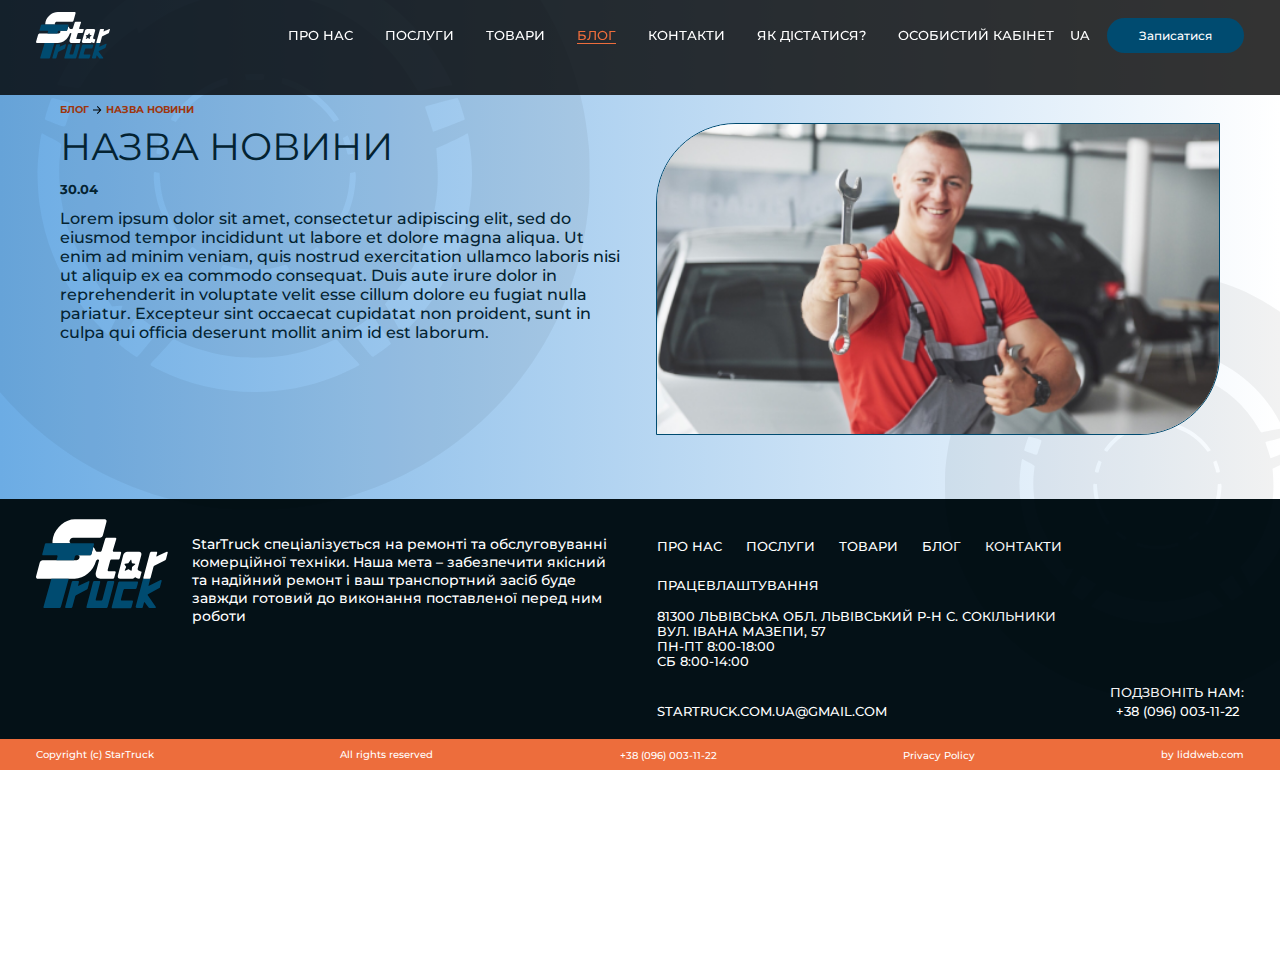
<file: blog-card.html>
<!DOCTYPE html>
<html lang="en">

<head>
    <meta charset="UTF-8">
    <meta name="viewport" content="width=device-width, initial-scale=1.0">
    <link rel="icon" href="./img/logo.svg" type="image/x-icon">
    <!-- css -->
    <link rel="stylesheet" href="./css/style.css">
    <!-- fonts -->
    <link rel="preconnect" href="https://fonts.googleapis.com">
    <link rel="preconnect" href="https://fonts.gstatic.com" crossorigin>
    <link href="https://fonts.googleapis.com/css2?family=Montserrat:ital,wght@0,100..900;1,100..900&display=swap"
        rel="stylesheet">
    <!-- swiper -->

    <!-- treejs -->
    <title>StarTruck</title>
</head>

<body style="display: flex;
flex-direction: column;
justify-content: space-between;
height: 100vh;
background: #FFF;">
    <header style=" background-color: rgba(0, 0, 0, 0.8);">
        <div class="container_h">
            <div class="header__container">
                <div class="h__left">
                    <a href="./"><img loading="lazy" src="./img/logo.svg" alt="logo photo"></a>

                </div>
                <div class="h__center">
                    <ul class="header__list mob">
                        <li class="header__item">
                            <a href="./about-us.html" class="header__link ">про нас</a>
                        </li>
                        <li class="header__item">
                            <a href="./#serv" class="header__link ">Послуги</a>
                        </li>
                        <li class="header__item">
                            <a href="./product.html" class="header__link">товари</a>
                        </li>
                        <li class="header__item">
                            <a href="./blog.html" class="header__link no_active">блог</a>
                        </li>
                        <li class="header__item">
                            <a href="./contact.html" class="header__link">контакти</a>
                        </li>
                        <li class="header__item">
                            <a href="./#map_sect" class="header__link">як дістатися?</a>
                        </li>
                        <li class="header__item">
                            <a href="./login.html" class="header__link">Особистий кабінет</a>
                        </li>



                    </ul>
                    <div class="head_box">
                        <div class="header__item lang">
                            <a href="javascript:void(0)" class="header__link language-selector">UA</a>
                            <ul class="language-dropdown">
                                <li><a href="javascript:void(0)" class="language-option header__link"
                                        data-lang="PL">PL</a></li>
                                <li><a href="javascript:void(0)" class="language-option header__link"
                                        data-lang="EN">EN</a></li>
                            </ul>
                        </div>
                        <div class="burger">
                            <div class="burger__icon">
                                <div class="line1"></div>
                                <div class="line2"></div>
                                <div class="line3"></div>
                            </div>
                            <div class="burger__menu">
                                <div class="container">
                                    <ul class="header__list">
                                        <li class="header__item">
                                            <a href="./about-us.html" class="header__link">про нас</a>
                                        </li>
                                        <li class="header__item">
                                            <a href="./#serv" class="header__link">Послуги</a>
                                        </li>
                                        <li class="header__item">
                                            <a href="./product.html" class="header__link">товари</a>
                                        </li>
                                        <li class="header__item">
                                            <a href="./blog.html" class="header__link">блог</a>
                                        </li>
                                        <li class="header__item">
                                            <a href="./contact.html" class="header__link">контакти</a>
                                        </li>
                                        <li class="header__item">
                                            <a href="#map_sect" class="header__link">як дістатися?</a>
                                        </li>
                                        <li class="header__item">
                                            <a href="./login.html" class="header__link">Особистий кабінет</a>
                                        </li>

                                        <li><a href="./" class="btn bottom">Записатися</a></li>
                                    </ul>

                                </div>
                            </div>
                        </div>

                    </div>
                    <a href="./" class="btn mob">Записатися</a>
                </div>

            </div>
            <div id="overlay" class="overlay_half"></div>
        </div>
    </header>
    <main style="background: linear-gradient(90deg, rgba(108,172,228,1) 0%, rgba(255,255,255,1) 100%); height: 100%;
    display: flex;flex-direction: column;
justify-content: center;">
        <section class="sect_card">
            <svg xmlns="http://www.w3.org/2000/svg" class="bc_wheel wheel1" width="737" height="837"
                viewBox="0 0 737 837" fill="none">
                <path
                    d="M296.903 0.153076C281.982 0.938293 261.105 3.29395 247.689 5.6496C245.595 5.97675 242.323 6.56567 240.49 6.89282C232.572 8.26697 213.985 12.6511 203.972 15.5303C115.754 40.7881 38.791 93.6595 -16.3785 166.947C-47.2682 207.909 -70.3046 254.302 -84.5715 304.033C-87.4511 314.044 -91.8358 332.628 -93.2102 340.48C-93.5374 342.378 -94.1264 345.649 -94.4536 347.678C-96.0243 356.577 -97.7913 370.449 -99.1656 383.863C-100.278 394.987 -100.278 442.428 -99.1656 452.897C-96.4824 478.155 -95.8279 482.735 -92.4248 500.01C-73.5114 596.788 -19.9125 684.471 58.1626 746.569C116.212 792.701 185.452 822.67 257.964 833.008C281.524 836.411 290.752 837 318.5 837C342.911 837 347.819 836.738 366.602 834.644C435.514 827.054 504.296 800.553 561.298 759.721C655.473 692.323 717.121 591.03 733.352 477.108C734.071 472.004 734.922 464.806 736.166 452.57C737.278 441.511 737.278 396.23 736.166 384.518C734.202 363.775 731.715 347.154 728.247 330.861C717.187 279.364 696.834 231.204 667.645 187.231C627.005 126.115 571.639 77.0391 506.325 44.1907C487.608 34.8336 473.472 28.8135 454.69 22.4009C425.894 12.5203 393.696 5.2569 365.947 2.37781C362.02 1.98517 356.261 1.33081 353.186 1.00366C347.623 0.349304 305.018 -0.304993 296.903 0.153076ZM332.44 147.643C332.832 148.036 334.076 165.703 334.599 179.379L335.057 189.849H318.565L302.139 189.914V186.904C302.139 183.174 303.251 160.992 303.84 153.402C304.233 148.298 304.429 147.709 305.673 147.447C307.505 146.989 332.047 147.251 332.44 147.643ZM286.76 150.392C285.189 157.393 282.375 178.659 281.655 188.867L281.393 192.466L277.205 193.317C238.985 201.3 210.255 213.994 180.74 235.915L173.606 241.215L172.363 238.14C171.708 236.373 171.054 234.933 170.923 234.803C170.792 234.672 168.502 236.046 165.818 237.878C143.698 252.797 117.128 280.672 104.104 302.724C100.701 308.482 99.9815 309.333 98.0836 309.66C96.9056 309.922 91.5391 309.333 85.6492 308.351C80.021 307.435 74.5891 306.585 73.6074 306.519C72.5603 306.454 71.775 305.996 71.775 305.538C71.775 304.164 80.0864 288.197 85.5183 279.167C126.879 210.526 197.101 162.759 274.325 150.653C277.925 150.13 281.589 149.541 282.506 149.41C286.563 148.756 287.152 148.887 286.76 150.392ZM366.274 151.308C439.245 163.937 505.802 208.236 546.508 271.25C554.361 283.421 565.225 303.509 565.225 305.93C565.225 306.323 564.505 306.65 563.654 306.65C561.168 306.65 540.16 310.315 531.456 312.212C527.202 313.194 523.406 314.044 523.079 314.044C522.817 314.11 520.461 310.642 517.974 306.323C491.927 261.304 454.559 227.867 407.897 207.843C393.957 201.889 374.782 196.065 360.254 193.448L355.934 192.663L355.476 188.017C354.298 175.061 351.353 154.318 350.11 149.999C349.782 148.887 350.044 148.821 353.251 149.279C355.214 149.475 361.039 150.457 366.274 151.308ZM327.793 292.647L330.738 293.04L330.149 295.722C329.822 297.162 329.691 298.732 329.887 299.191C330.149 299.779 327.531 299.976 318.5 299.976C309.469 299.976 306.851 299.779 307.113 299.191C307.309 298.732 307.178 297.162 306.851 295.657L306.197 292.974L308.618 292.712C312.806 292.254 324.783 292.254 327.793 292.647ZM284.338 299.91C284.469 301.284 284.665 302.855 284.862 303.444C285.058 304.294 283.815 304.949 279.103 306.65C257.113 314.437 237.349 328.898 223.409 347.416L219.679 352.389L216.472 350.95C212.742 349.248 212.677 349.51 218.239 341.985C222.951 335.703 232.375 325.953 238.658 320.849C249.587 312.081 264.443 303.706 276.616 299.452C283.945 296.966 284.142 296.966 284.338 299.91ZM362.937 300.434C383.355 308.155 401.942 321.438 415.619 337.993C419.808 343.097 424.193 349.183 423.734 349.379C423.669 349.51 422.164 350.164 420.462 350.95L417.386 352.389L413.591 347.416C399.651 328.898 379.887 314.437 357.963 306.65C352.531 304.753 351.942 304.36 352.204 303.117C352.4 302.397 352.662 300.761 352.727 299.583C352.858 297.489 352.924 297.424 355.018 297.816C356.196 298.013 359.795 299.19 362.937 300.434ZM77.9922 325.692C84.0785 327.328 88.2669 328.767 89.0523 329.552C90.3611 330.796 90.2957 330.926 86.5654 342.443C84.4712 348.856 82.5733 354.81 82.3115 355.726C81.3298 359.063 79.4319 358.867 67.5211 354.156C61.4348 351.735 56.3301 349.641 56.1992 349.51C55.6102 348.921 61.1075 330.992 63.7253 324.841C64.9033 321.962 63.4635 321.896 77.9922 325.692ZM574.387 327.72C576.22 332.628 580.932 347.874 580.932 349.117C580.932 349.706 575.762 351.8 555.736 359.391L541.338 364.822L539.833 359.783C539.047 357.035 536.888 350.295 535.055 344.93C533.223 339.498 531.587 334.656 531.456 334.133C531.194 333.413 532.503 332.759 536.888 331.581C556.783 326.15 570.919 322.42 571.573 322.42C571.966 322.354 573.275 324.776 574.387 327.72ZM63.2672 372.347C68.83 375.16 74.131 378.171 74.9817 379.021L76.6178 380.526L75.4398 389.229C72.4949 411.608 73.7383 436.996 79.0393 463.301C83.6204 486.007 89.3795 499.879 106.788 530.11C114.248 543.132 125.832 561.781 134.143 574.213L139.968 582.982L146.381 582.589L152.795 582.196L152.664 583.767C152.533 584.618 150.897 588.086 148.934 591.423C147.036 594.76 143.044 602.22 140.099 607.978L134.732 618.382L127.73 611.577C85.5837 570.222 57.8353 515.06 49.5239 455.842C48.215 446.681 46.9061 428.032 46.9061 418.544C46.9061 400.026 50.9637 364.036 52.7307 366.654C52.927 367.047 57.7044 369.598 63.2672 372.347ZM587.083 378.629C594.086 426.331 588.327 475.145 570.526 519.444C556.783 553.798 535.186 586.188 509.27 611.577L502.333 618.382L496.574 607.324C490.619 595.807 482.373 581.477 481.26 580.691C480.867 580.495 482.307 578.467 484.467 576.111C516.142 542.478 536.953 500.795 544.217 456.496C547.751 434.837 548.144 419.394 545.854 390.734L545.395 385.434L553.511 381.9C564.636 377.124 583.811 367.505 584.138 366.589C584.662 365.411 585.905 370.645 587.083 378.629ZM205.609 371.103C207.048 371.823 208.357 372.412 208.488 372.543C208.619 372.608 207.506 376.338 206.001 380.788C204.561 385.303 203.318 389.229 203.318 389.622C203.318 390.014 203.056 391.061 202.729 391.912C202.14 393.417 201.944 393.482 198.802 392.828C196.577 392.435 195.465 391.846 195.465 391.257C195.465 390.145 197.166 383.078 198.082 380.592C200.177 374.637 202.271 369.468 202.598 369.599C202.794 369.729 204.169 370.384 205.609 371.103ZM436.496 373.852C438.983 380.461 440.75 386.088 441.208 389.294L441.666 392.174L438.263 392.828C434.991 393.482 434.86 393.482 434.271 391.912C433.944 391.061 433.682 390.014 433.682 389.622C433.682 389.229 432.439 385.237 430.933 380.722C429.428 376.207 428.512 372.412 428.839 372.281C429.166 372.15 430.475 371.496 431.719 370.842C432.962 370.122 434.206 369.599 434.402 369.533C434.598 369.468 435.58 371.431 436.496 373.852ZM197.821 415.926C198.671 415.926 199.391 416.123 199.391 416.384C199.391 416.712 199.719 421.03 200.046 426.003C201.616 447.531 207.965 466.18 219.941 484.633L224.849 492.158L222.493 494.579C220.203 496.869 220.006 497 218.894 495.953C214.378 491.831 202.598 470.041 198.802 458.786C195.072 447.662 192.258 431.5 192.192 421.03C192.192 415.272 192.52 414.552 194.614 415.337C195.465 415.665 196.904 415.926 197.821 415.926ZM444.808 420.834C444.742 426.919 443.237 439.09 441.601 446.354C438.067 461.927 432.046 475.865 422.884 489.541C417.517 497.524 417.386 497.589 414.507 494.579L412.151 492.158L417.059 484.633C429.035 466.18 435.384 447.531 436.954 426.003C437.281 421.03 437.609 416.712 437.609 416.384C437.609 416.123 438.394 415.926 439.441 415.861C440.423 415.861 441.797 415.599 442.517 415.337C444.349 414.552 444.808 415.599 444.808 420.834ZM244.352 511.33C246.053 512.705 249.391 515.126 251.747 516.696C258.684 521.277 258.422 520.884 256.524 524.287C255.477 526.184 254.561 527.1 253.972 526.904C252.074 526.184 242.127 519.248 239.116 516.565L235.975 513.752L238.004 511.265C239.116 509.956 240.294 508.844 240.621 508.844C240.883 508.844 242.585 509.956 244.352 511.33ZM398.997 511.265L401.156 513.686L397.949 516.5C394.677 519.379 385.057 526.119 383.159 526.839C382.439 527.166 381.654 526.446 380.476 524.287C378.578 520.884 378.316 521.277 385.253 516.696C387.609 515.126 390.947 512.705 392.648 511.33C394.415 509.956 396.052 508.844 396.379 508.844C396.641 508.844 397.884 509.956 398.997 511.265ZM288.723 533.317C298.801 535.999 307.309 537.112 318.5 537.112C329.691 537.112 338.199 535.999 348.277 533.317C358.683 530.568 357.963 530.503 359.926 533.971L361.628 536.981L359.206 538.028C356.589 539.075 346.707 541.692 340.751 542.805C320.398 546.665 295.333 544.571 276.812 537.57L275.372 537.046L277.074 533.971C279.037 530.503 278.252 530.568 288.723 533.317ZM466.273 594.367C466.208 594.695 470.462 601.369 475.697 609.287C480.933 617.204 485.972 625.056 486.954 626.692L488.721 629.768L485.252 632.647C481.391 635.853 469.611 644.294 467.059 645.603C465.619 646.388 465.292 646.257 463.263 643.902C460.056 640.237 449.061 626.627 443.63 619.625L438.918 613.605L441.077 612.035C442.19 611.184 445.658 608.763 448.734 606.669C451.81 604.575 456.915 600.845 460.056 598.359C465.881 593.909 466.535 593.517 466.273 594.367ZM176.813 598.228C179.365 600.191 185.059 604.379 189.575 607.454C194.09 610.595 197.886 613.213 197.952 613.278C198.606 613.736 172.167 646.257 171.185 646.257C169.811 646.257 151.159 632.843 149.065 630.357C148.476 629.637 149.785 627.15 155.478 618.251C163.79 605.23 171.119 594.564 171.774 594.564C172.036 594.564 174.326 596.2 176.813 598.228ZM220.203 625.253C239.705 635.199 270.137 643.64 295.922 646.323C306 647.37 331 647.37 340.751 646.388C364.769 643.836 388.198 637.816 408.486 628.917C421.378 623.29 420.266 623.551 422.36 626.038C426.483 631.076 434.925 640.303 442.255 647.762C449.258 655.026 449.912 655.811 448.865 656.596C446.575 658.428 427.792 667.262 418.303 670.992C346.248 699.521 265.425 695.857 196.119 660.98C185.583 655.614 185.517 657.316 196.774 645.603C202.14 640.041 208.684 632.909 211.302 629.768C213.92 626.627 216.472 624.075 216.93 624.075C217.389 624.009 218.828 624.598 220.203 625.253Z"
                    fill="black" fill-opacity="0.05" />
            </svg>
            <svg xmlns="http://www.w3.org/2000/svg" class="bc_wheel wheel4 " width="419" height="532"
                viewBox="0 0 419 532" fill="none">
                <path
                    d="M251.799 0.0968628C242.333 0.595093 229.088 2.08978 220.577 3.58441C219.248 3.79199 217.173 4.16565 216.01 4.37329C210.986 5.24518 199.195 8.02692 192.843 9.8537C136.876 25.8798 88.0502 59.4267 53.0502 105.927C33.4535 131.918 18.839 161.354 9.78797 192.909C7.96116 199.261 5.17942 211.052 4.30754 216.034C4.09994 217.238 3.72628 219.314 3.51869 220.601C2.52224 226.248 1.40125 235.05 0.52936 243.561C-0.176453 250.619 -0.176453 280.72 0.52936 287.363C2.23162 303.389 2.6468 306.295 4.80576 317.256C16.8046 378.662 50.8082 434.297 100.34 473.698C137.167 502.968 181.093 521.984 227.095 528.544C242.042 530.703 247.896 531.076 265.5 531.076C280.986 531.076 284.1 530.91 296.016 529.582C339.735 524.765 383.371 507.95 419.533 482.043C479.278 439.279 518.389 375.008 528.685 302.725C529.142 299.486 529.682 294.919 530.471 287.155C531.176 280.139 531.176 251.408 530.471 243.976C529.225 230.815 527.647 220.269 525.447 209.931C518.43 177.256 505.518 146.698 487.001 118.798C461.218 80.0198 426.093 48.881 384.658 28.0388C372.784 22.1017 363.816 18.2819 351.9 14.2131C333.632 7.94385 313.205 3.33527 295.601 1.50848C293.11 1.25934 289.456 0.844177 287.505 0.636597C283.976 0.221436 256.947 -0.193726 251.799 0.0968628ZM274.343 93.6794C274.592 93.9285 275.381 105.139 275.714 113.816L276.004 120.459H265.542L255.12 120.5V118.59C255.12 116.224 255.826 102.149 256.2 97.333C256.449 94.0946 256.574 93.7209 257.362 93.5549C258.525 93.2643 274.094 93.4303 274.343 93.6794ZM245.364 95.4232C244.367 99.8657 242.582 113.359 242.125 119.836L241.959 122.12L239.302 122.659C215.055 127.725 196.829 135.779 178.104 149.688L173.578 153.051L172.789 151.099C172.374 149.978 171.959 149.065 171.876 148.982C171.793 148.899 170.34 149.771 168.637 150.933C154.604 160.4 137.748 178.086 129.486 192.078C127.327 195.732 126.87 196.272 125.666 196.479C124.919 196.645 121.514 196.272 117.777 195.649C114.207 195.067 110.761 194.528 110.138 194.486C109.474 194.445 108.975 194.154 108.975 193.863C108.975 192.992 114.248 182.861 117.694 177.131C143.934 133.579 188.483 103.27 237.475 95.5893C239.759 95.2571 242.084 94.8835 242.665 94.8004C245.239 94.3853 245.613 94.4683 245.364 95.4232ZM295.808 96.0045C342.102 104.018 384.326 132.126 410.15 172.108C415.132 179.83 422.024 192.576 422.024 194.113C422.024 194.362 421.568 194.569 421.028 194.569C419.45 194.569 406.123 196.894 400.601 198.098C397.902 198.721 395.494 199.261 395.287 199.261C395.121 199.302 393.626 197.102 392.048 194.362C375.524 165.797 351.817 144.581 322.214 131.876C313.371 128.098 301.206 124.403 291.989 122.742L289.249 122.244L288.958 119.296C288.211 111.076 286.342 97.9143 285.553 95.1741C285.346 94.4683 285.512 94.4268 287.546 94.7174C288.792 94.8419 292.487 95.4647 295.808 96.0045ZM271.396 185.684L273.264 185.933L272.89 187.636C272.683 188.549 272.6 189.545 272.724 189.836C272.89 190.21 271.23 190.334 265.5 190.334C259.77 190.334 258.11 190.21 258.276 189.836C258.4 189.545 258.317 188.549 258.11 187.594L257.695 185.892L259.231 185.726C261.888 185.435 269.486 185.435 271.396 185.684ZM243.827 190.293C243.91 191.165 244.035 192.161 244.16 192.535C244.284 193.075 243.495 193.49 240.506 194.569C226.556 199.51 214.017 208.686 205.174 220.435L202.807 223.591L200.773 222.677C198.406 221.598 198.365 221.764 201.894 216.989C204.883 213.003 210.862 206.817 214.847 203.579C221.781 198.015 231.206 192.701 238.928 190.002C243.578 188.425 243.703 188.424 243.827 190.293ZM293.691 190.625C306.645 195.524 318.436 203.952 327.113 214.457C329.771 217.695 332.552 221.556 332.262 221.681C332.22 221.764 331.265 222.179 330.186 222.677L328.234 223.591L325.826 220.435C316.983 208.686 304.444 199.51 290.536 194.569C287.09 193.365 286.716 193.116 286.882 192.327C287.007 191.871 287.173 190.833 287.214 190.085C287.297 188.757 287.339 188.715 288.667 188.964C289.415 189.089 291.698 189.836 293.691 190.625ZM112.92 206.651C116.781 207.689 119.438 208.602 119.936 209.101C120.767 209.89 120.725 209.973 118.359 217.28C117.03 221.349 115.826 225.127 115.66 225.708C115.037 227.826 113.833 227.701 106.277 224.712C102.416 223.175 99.1772 221.847 99.0941 221.764C98.7205 221.39 102.208 210.014 103.869 206.111C104.616 204.285 103.703 204.243 112.92 206.651ZM427.837 207.938C429 211.052 431.989 220.726 431.989 221.515C431.989 221.888 428.709 223.217 416.004 228.033L406.87 231.479L405.915 228.282C405.417 226.538 404.047 222.262 402.884 218.858C401.722 215.411 400.684 212.339 400.601 212.007C400.435 211.55 401.265 211.135 404.047 210.388C416.669 206.942 425.637 204.575 426.052 204.575C426.301 204.534 427.131 206.07 427.837 207.938ZM103.578 236.254C107.107 238.039 110.47 239.949 111.01 240.489L112.048 241.444L111.301 246.965C109.432 261.165 110.221 277.274 113.584 293.964C116.49 308.371 120.144 317.173 131.188 336.355C135.921 344.617 143.27 356.45 148.543 364.338L152.238 369.902L156.307 369.652L160.375 369.403L160.292 370.4C160.209 370.94 159.171 373.14 157.926 375.257C156.722 377.375 154.189 382.108 152.321 385.762L148.916 392.363L144.474 388.045C117.736 361.806 100.132 326.805 94.8592 289.231C94.0289 283.419 93.1985 271.586 93.1985 265.566C93.1985 253.816 95.7726 230.981 96.8936 232.642C97.0182 232.891 100.049 234.51 103.578 236.254ZM435.892 240.24C440.334 270.506 436.68 301.479 425.387 329.587C416.669 351.384 402.967 371.936 386.526 388.045L382.125 392.363L378.472 385.346C374.693 378.039 369.462 368.947 368.756 368.448C368.507 368.324 369.421 367.037 370.791 365.542C390.886 344.202 404.089 317.754 408.697 289.646C410.939 275.904 411.188 266.105 409.735 247.92L409.444 244.557L414.593 242.315C421.651 239.285 433.816 233.181 434.023 232.6C434.355 231.853 435.144 235.174 435.892 240.24ZM193.881 235.465C194.794 235.922 195.624 236.295 195.708 236.378C195.791 236.42 195.085 238.786 194.13 241.61C193.216 244.474 192.428 246.966 192.428 247.215C192.428 247.464 192.261 248.128 192.054 248.668C191.68 249.623 191.556 249.664 189.563 249.249C188.151 249 187.445 248.626 187.445 248.253C187.445 247.547 188.525 243.063 189.106 241.485C190.435 237.707 191.763 234.427 191.971 234.51C192.095 234.593 192.967 235.008 193.881 235.465ZM340.358 237.209C341.935 241.402 343.056 244.973 343.347 247.007L343.638 248.834L341.479 249.249C339.403 249.664 339.32 249.664 338.946 248.668C338.738 248.128 338.572 247.464 338.572 247.215C338.572 246.966 337.784 244.433 336.829 241.568C335.874 238.703 335.292 236.295 335.5 236.212C335.708 236.129 336.538 235.714 337.327 235.299C338.116 234.842 338.905 234.51 339.029 234.468C339.154 234.427 339.776 235.672 340.358 237.209ZM188.94 263.905C189.48 263.905 189.936 264.03 189.936 264.196C189.936 264.403 190.144 267.143 190.352 270.299C191.348 283.958 195.375 295.791 202.973 307.499L206.087 312.274L204.592 313.81C203.139 315.263 203.015 315.346 202.309 314.682C199.444 312.066 191.971 298.241 189.563 291.1C187.196 284.041 185.411 273.786 185.369 267.143C185.369 263.49 185.577 263.033 186.906 263.531C187.445 263.739 188.359 263.905 188.94 263.905ZM345.631 267.019C345.589 270.88 344.634 278.603 343.596 283.211C341.354 293.092 337.534 301.936 331.722 310.613C328.317 315.679 328.234 315.72 326.408 313.81L324.913 312.274L328.027 307.499C335.625 295.791 339.652 283.958 340.648 270.299C340.856 267.143 341.064 264.403 341.064 264.196C341.064 264.03 341.562 263.905 342.226 263.863C342.849 263.863 343.721 263.697 344.177 263.531C345.34 263.033 345.631 263.697 345.631 267.019ZM218.46 324.439C219.539 325.311 221.657 326.847 223.151 327.843C227.552 330.75 227.386 330.501 226.182 332.66C225.518 333.864 224.936 334.445 224.563 334.32C223.359 333.864 217.048 329.463 215.138 327.76L213.145 325.975L214.432 324.397C215.138 323.567 215.885 322.861 216.093 322.861C216.259 322.861 217.339 323.567 218.46 324.439ZM316.568 324.397L317.938 325.934L315.903 327.719C313.827 329.546 307.724 333.822 306.52 334.279C306.063 334.486 305.565 334.03 304.818 332.66C303.614 330.501 303.448 330.75 307.849 327.843C309.343 326.847 311.461 325.311 312.54 324.439C313.661 323.567 314.699 322.861 314.907 322.861C315.073 322.861 315.862 323.567 316.568 324.397ZM246.609 338.389C253.003 340.091 258.4 340.797 265.5 340.797C272.6 340.797 277.997 340.091 284.391 338.389C290.992 336.645 290.536 336.604 291.781 338.804L292.861 340.714L291.324 341.378C289.664 342.043 283.394 343.703 279.616 344.409C266.704 346.859 250.802 345.53 239.053 341.088L238.139 340.756L239.219 338.804C240.464 336.604 239.966 336.645 246.609 338.389ZM359.249 377.126C359.207 377.333 361.906 381.568 365.227 386.592C368.549 391.616 371.746 396.598 372.368 397.636L373.489 399.587L371.289 401.414C368.839 403.448 361.366 408.804 359.747 409.635C358.833 410.133 358.626 410.05 357.339 408.555C355.304 406.23 348.329 397.594 344.883 393.152L341.894 389.332L343.264 388.336C343.97 387.796 346.17 386.26 348.122 384.931C350.073 383.603 353.311 381.236 355.304 379.658C358.999 376.835 359.415 376.586 359.249 377.126ZM175.613 379.575C177.232 380.821 180.844 383.478 183.709 385.429C186.573 387.422 188.982 389.083 189.023 389.125C189.438 389.415 172.665 410.05 172.042 410.05C171.17 410.05 159.337 401.539 158.009 399.961C157.635 399.504 158.465 397.927 162.078 392.28C167.35 384.018 172 377.25 172.416 377.25C172.582 377.25 174.035 378.288 175.613 379.575ZM203.139 396.723C215.512 403.033 234.818 408.389 251.176 410.091C257.57 410.756 273.43 410.756 279.616 410.133C294.854 408.514 309.717 404.694 322.588 399.048C330.767 395.477 330.061 395.643 331.39 397.221C334.005 400.418 339.361 406.272 344.011 411.005C348.454 415.613 348.869 416.112 348.205 416.61C346.752 417.772 334.836 423.377 328.816 425.744C283.104 443.846 231.829 441.521 187.861 419.392C181.176 415.987 181.135 417.067 188.276 409.635C191.68 406.106 195.832 401.58 197.493 399.587C199.154 397.594 200.773 395.975 201.063 395.975C201.354 395.934 202.267 396.307 203.139 396.723Z"
                    fill="black" fill-opacity="0.05" />
            </svg>
            <div class="container">
                <div class="link">
                    <a href="./blog.html">Блог</a>
                    <svg xmlns="http://www.w3.org/2000/svg" width="11" height="10" viewBox="0 0 11 10" fill="none">
                        <path
                            d="M10.2096 5.45962C10.4635 5.20578 10.4635 4.79422 10.2096 4.54038L6.07304 0.403806C5.8192 0.149965 5.40765 0.149965 5.15381 0.403806C4.89996 0.657647 4.89996 1.0692 5.15381 1.32304L8.83076 5L5.15381 8.67696C4.89996 8.9308 4.89996 9.34235 5.15381 9.59619C5.40765 9.85004 5.8192 9.85004 6.07304 9.59619L10.2096 5.45962ZM0 5.65H9.75V4.35H0V5.65Z"
                            fill="black" />
                    </svg>
                    <a href="./blog-card.html">назва новини</a>
                </div>
                <div class="grid2">
                    <div class="left">
                        <h2>назва новини</h2>
                        <h3>30.04</h3>
                        <p>Lorem ipsum dolor sit amet, consectetur adipiscing elit, sed do eiusmod tempor incididunt ut
                            labore et dolore magna
                            aliqua. Ut enim ad minim veniam, quis nostrud exercitation ullamco laboris nisi ut aliquip
                            ex ea commodo consequat. Duis
                            aute irure dolor in reprehenderit in voluptate velit esse cillum dolore eu fugiat nulla
                            pariatur. Excepteur sint
                            occaecat cupidatat non proident, sunt in culpa qui officia deserunt mollit anim id est
                            laborum.</p>
                    </div>
                    <div class="photo">
                        <img src="./img/gal1.png" alt="photo blog">
                    </div>
                </div>
            </div>
        </section>
    </main>
    <footer>
        <div class="container_h">
            <div class="footer">
                <div class="footer_l">
                    <a href="./">
                        <svg xmlns="http://www.w3.org/2000/svg" width="165" height="112" viewBox="0 0 165 112"
                            fill="none">
                            <path
                                d="M20.6168 30.4568C20.4396 28.0808 20.6784 25.5189 21.3849 22.8495C23.0268 16.6437 26.8745 11.0246 31.7733 6.95902C36.6696 2.89079 42.6146 0.375977 48.4464 0.375977H86.0366C87.6416 0.375977 88.5771 1.76174 88.1241 3.46972L83.6414 20.4237C83.1909 22.1317 81.5218 23.5175 79.9168 23.5175H46.2235C44.419 23.5175 42.5432 25.0761 42.0361 26.9963C41.5561 28.8038 42.4595 30.2865 44.067 30.4568H20.6168Z"
                                fill="white" />
                            <path
                                d="M106.417 42.4888L104.709 48.9566C104.477 49.8237 103.63 50.5284 102.816 50.5284H94.5664C93.7467 50.5284 92.8949 51.2357 92.6635 52.108L89.6381 63.5478C89.4017 64.4463 89.8941 65.1719 90.736 65.1719H98.5199C99.3372 65.1719 99.8123 65.8766 99.5834 66.7489L97.8749 73.2062C97.646 74.0785 96.7967 74.7832 95.977 74.7832H80.3279C76.1233 74.7832 73.6739 71.1577 74.858 66.6834L78.7106 52.108C78.942 51.2357 78.4644 50.5284 77.6447 50.5284H77.4797C76.3227 50.5284 75.3183 51.3588 75.0057 52.5455C75.0032 52.5507 75.0032 52.5585 75.0008 52.5638C73.3884 58.6648 69.6047 64.1869 64.7921 68.1818C59.977 72.1793 54.1329 74.6522 48.4021 74.6522H2.2279C0.622873 74.6522 -0.312574 73.2665 0.14038 71.5585L4.62314 54.6045C5.07363 52.8965 6.74267 51.5107 8.3477 51.5107H50.625C52.23 51.5107 53.8991 50.1249 54.3495 48.417C54.4259 48.1262 54.4628 47.8433 54.4628 47.5761C54.4628 46.3449 53.6824 45.4228 52.4639 45.3311H67.4187C68.2508 45.3311 69.1124 44.6159 69.3462 43.7331L71.611 35.1487C72.7557 36.3642 73.6887 37.7893 74.3829 39.3794C74.7965 40.3277 75.7073 40.9171 76.692 40.9171H80.1851C81.0049 40.9171 81.8566 40.2098 82.088 39.3375L86.4058 25.1157C86.6372 24.2355 87.4964 23.5229 88.3211 23.5229H99.283C100.108 23.5229 100.59 24.2355 100.359 25.1157L96.041 39.3375C95.8096 40.2098 96.2871 40.9171 97.1069 40.9171H105.356C106.171 40.9171 106.648 41.6217 106.417 42.4888Z"
                                fill="white" />
                            <path
                                d="M66.786 78.6731L64.6025 86.93C64.4646 87.4487 64.0979 87.9334 63.6178 88.2267L50.044 95.1844C49.5664 95.4778 49.1972 95.9624 49.0593 96.4811L45.5415 109.791C45.3101 110.669 44.451 111.381 43.6263 111.381H37.5828C36.7582 111.381 36.2757 110.669 36.5095 109.791L44.5938 79.2153C44.8252 78.3378 45.6843 77.6253 46.509 77.6253H52.5525C53.3771 77.6253 53.8596 78.3378 53.6258 79.2153L52.6017 83.0871C52.4909 83.5089 52.8577 83.7656 53.254 83.5429C56.1564 81.8978 62.6085 79.4328 65.5109 77.785C66.2838 77.3476 67.0027 77.8505 66.786 78.6731Z"
                                fill="#004B70" />
                            <path
                                d="M97.7543 79.1999L89.6627 109.805C89.4338 110.674 88.5845 111.379 87.7647 111.379H64.1792C63.3619 111.379 62.8843 110.674 63.1157 109.805L71.2073 79.1999C71.4363 78.3302 72.2855 77.6255 73.1053 77.6255H79.1759C79.9931 77.6255 80.4707 78.3302 80.2393 79.1999L74.6882 100.193C74.4592 101.063 74.9343 101.768 75.7516 101.768H81.2732C82.0905 101.768 82.9398 101.063 83.1712 100.193L88.7223 79.1999C88.9513 78.3302 89.8006 77.6255 90.6203 77.6255H96.6909C97.5082 77.6255 97.9833 78.3302 97.7543 79.1999Z"
                                fill="#004B70" />
                            <path
                                d="M109.157 89.2402L106.218 100.36C105.984 101.248 106.469 101.971 107.306 101.971H120.119C120.954 101.971 121.441 102.692 121.207 103.583L119.518 109.974C119.284 110.862 118.416 111.585 117.581 111.585H95.7358C94.9013 111.585 94.4139 110.865 94.6477 109.974L102.67 79.6315C102.904 78.7435 103.773 78.0205 104.608 78.0205H126.453C127.287 78.0205 127.775 78.7409 127.541 79.6315L125.852 86.0234C125.618 86.9114 124.749 87.6344 123.915 87.6344H111.102C110.26 87.6292 109.391 88.3496 109.157 89.2402Z"
                                fill="#004B70" />
                            <path
                                d="M131.352 65.52C129.601 65.3366 128.299 64.7262 127.285 63.537C127.034 63.2436 126.967 62.8035 127.088 62.3477L131.667 45.0295C132.282 42.7033 131.009 40.8198 128.823 40.8198H114.147C111.963 40.8198 109.696 42.7033 109.081 45.0269L102.321 70.5994C101.705 72.9256 102.978 74.8091 105.164 74.8091H119.838C121.16 74.8091 122.512 74.1201 123.509 73.0618C123.725 72.8339 124.04 72.7894 124.213 72.9518C125.407 74.0782 126.879 74.555 128.676 74.7357C129.237 74.7907 129.865 74.3114 130.03 73.6958C130.707 71.1914 131.275 69.0879 131.955 66.5678C132.1 66.0308 131.841 65.5724 131.352 65.52ZM123.853 56.8046L120.34 59.6652C120.193 59.7857 120.094 59.956 120.077 60.1263L119.661 64.1657C119.617 64.59 119.112 64.9149 118.807 64.7158L115.902 62.8087C115.781 62.7301 115.609 62.7301 115.447 62.8087L111.535 64.7158C111.124 64.9175 110.789 64.5927 110.971 64.1657L112.689 60.1263C112.761 59.956 112.753 59.7857 112.67 59.6652L110.668 56.8046C110.457 56.5033 110.757 55.9794 111.175 55.9166L115.141 55.3272C115.306 55.3036 115.474 55.1962 115.584 55.0416L118.26 51.3663C118.541 50.9786 119.06 50.9786 119.139 51.3663L119.873 55.0416C119.902 55.1962 120.013 55.301 120.166 55.3272L123.821 55.9166C124.2 55.9794 124.222 56.5033 123.853 56.8046Z"
                                fill="white" />
                            <path
                                d="M9.40376 109.784C9.1699 110.666 9.65485 111.382 10.4844 111.382H29.2254C30.055 111.382 30.9166 110.666 31.1504 109.784L40.9259 74.6548H19.1792L9.40376 109.784Z"
                                fill="#004B70" />
                            <path
                                d="M48.6384 46.9313C48.8723 46.0485 49.7339 45.3334 50.5635 45.3334H67.4188C68.2484 45.3334 69.11 44.6182 69.3438 43.7354L72.4234 32.0599C72.6573 31.1771 72.1723 30.4619 71.3427 30.4619H12.8822C12.0526 30.4619 11.191 31.1771 10.9571 32.0599L7.87754 43.7354C7.64368 44.6182 8.12864 45.3334 8.95823 45.3334H25.8135C26.6431 45.3334 27.1281 46.0485 26.8942 46.9313L25.619 51.513H47.3657"
                                fill="#004B70" />
                            <path
                                d="M157.084 77.4807L154.844 85.4915C154.745 85.8346 154.45 86.1752 154.169 86.3664L139.978 93.9501C139.53 94.2593 139.416 94.9037 139.731 95.3621L149.669 109.838C150.117 110.493 149.677 111.41 148.916 111.407L141.858 111.368C141.41 111.365 140.992 111.132 140.728 110.744L135.844 104.153C135.616 103.818 135.126 103.91 135.02 104.311L133.454 110.283C133.284 110.925 132.733 111.37 132.108 111.37H125.983C125.057 111.37 124.393 110.365 124.639 109.482L134.225 73.2737C134.057 74.1067 134.532 74.7616 135.33 74.7616H141.408C142.215 74.7616 143.055 74.0857 143.313 73.2344L140.662 82.9819C140.549 83.4167 140.994 83.773 141.351 83.5372L155.71 76.3622C156.434 75.8854 157.325 76.6137 157.084 77.4807Z"
                                fill="#004B70" />
                            <path
                                d="M164.705 41.86L162.509 50.1668C162.372 50.6881 162.002 51.1753 161.52 51.4713L147.865 58.4709C147.382 58.7669 147.013 59.2541 146.875 59.7754L143.335 73.1642C143.101 74.047 142.24 74.7647 141.408 74.7647H135.33C134.5 74.7647 134.015 74.0496 134.249 73.1642L142.38 42.4049C142.614 41.5221 143.476 40.8043 144.308 40.8043H150.386C151.215 40.8043 151.7 41.5195 151.466 42.4049L150.437 46.3002C150.324 46.7246 150.696 46.9839 151.095 46.7587C154.014 45.1031 160.506 42.6223 163.425 40.9667C164.201 40.5266 164.924 41.0322 164.705 41.86Z"
                                fill="white" />
                            <path
                                d="M143.313 73.2357L143.409 72.8794L143.335 73.1623C143.328 73.1859 143.323 73.2121 143.313 73.2357Z"
                                fill="white" />
                        </svg>
                    </a>
                    <p>StarTruck спеціалізується на ремонті та обслуговуванні комерційної техніки. Наша мета –
                        забезпечити
                        якісний та надійний
                        ремонт і ваш транспортний засіб буде завжди готовий до виконання поставленої перед ним роботи
                    </p>
                </div>

                <div class="footer_r">
                    <ul class="footer_list">
                        <li class="header__item">
                            <a href="./about-us.html" class="header__link">про нас</a>
                        </li>
                        <li class="header__item">
                            <a href="./#serv" class="header__link">Послуги</a>
                        </li>
                        <li class="header__item">
                            <a href="./product.html" class="header__link">товари</a>
                        </li>
                        <li class="header__item">
                            <a href="./blog.html" class="header__link">блог</a>
                        </li>
                        <li class="header__item">
                            <a href="./contact.html" class="header__link">контакти</a>
                        </li>
                        <li class="header__item">
                            <a href="./work.html" class="header__link">працевлаштування</a>
                        </li>
                    </ul>
                    <p>81300 Львівська обл. Львівський р-н с. Сокільники <br>
                        вул. івана мазепи, 57 <br>Пн-Пт 8:00-18:00 <br>Сб 8:00-14:00</p>
                    <div class="box">
                        <a class="header__link" href="mailto:startruck.com.ua@gmail.com">startruck.com.ua@gmail.com</a>
                        <span>
                            <p>Подзвоніть нам:</p>
                            <a class="header__link" href="tel:+380960031122">+38 (096) 003-11-22</a>
                        </span>
                    </div>
                </div>
            </div>
        </div>
        <div class="footer_bot">
            <div class="container_h">
                <ul class="grid5">
                    <li>
                        <p>Copyright (c) StarTruck</p>

                    </li>
                    <li>
                        <p>All rights reserved</p>
                    </li>
                    <li><a href="tel:+380960031122">+38 (096) 003-11-22</a></li>
                    <li> <a href="./privacy.html">Privacy Policy</a></li>
                    <li>
                        <p>by liddweb.com</p>
                    </li>
                </ul>
            </div>
        </div>
    </footer>

    <script src="./js/script.js"></script>



</body>

</html>
</file>
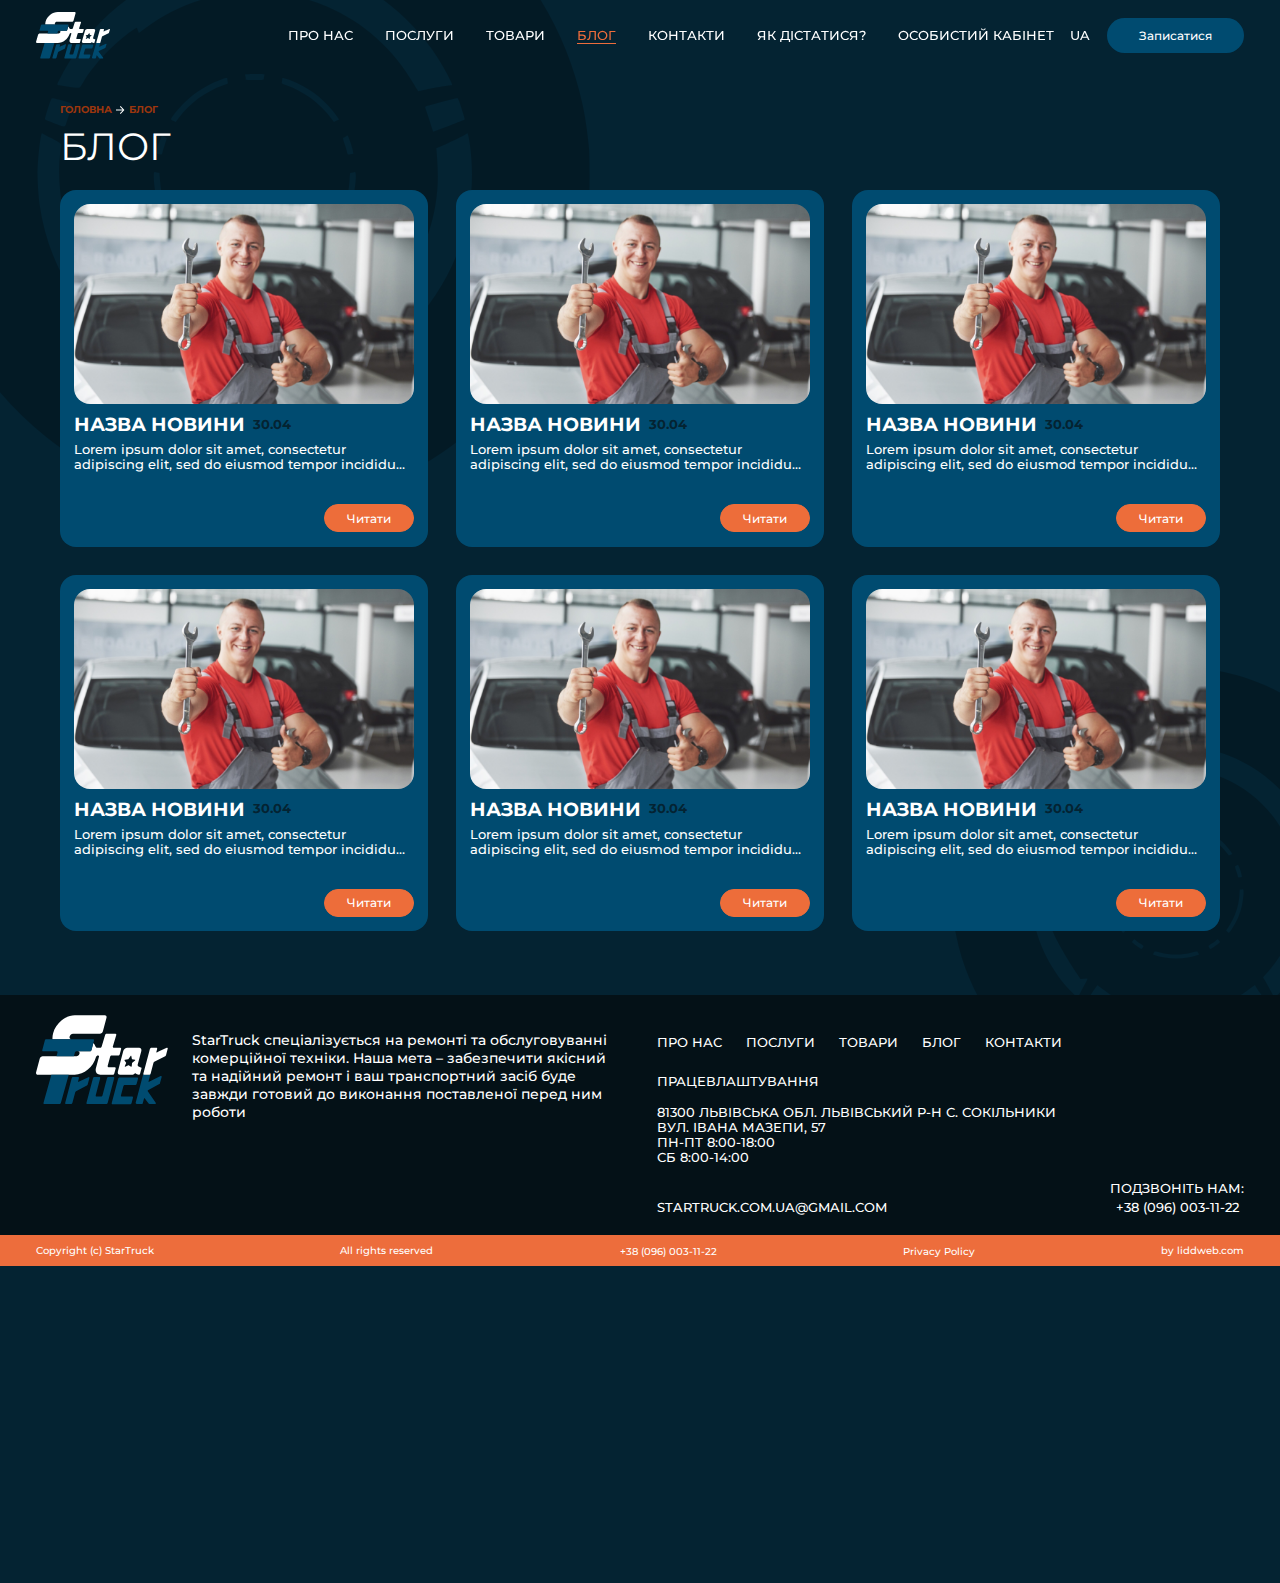
<file: blog.html>
<!DOCTYPE html>
<html lang="en">

<head>
    <meta charset="UTF-8">
    <meta name="viewport" content="width=device-width, initial-scale=1.0">
    <link rel="icon" href="./img/logo.svg" type="image/x-icon">
    <!-- css -->
    <link rel="stylesheet" href="./css/style.css">
    <!-- fonts -->
    <link rel="preconnect" href="https://fonts.googleapis.com">
    <link rel="preconnect" href="https://fonts.gstatic.com" crossorigin>
    <link href="https://fonts.googleapis.com/css2?family=Montserrat:ital,wght@0,100..900;1,100..900&display=swap"
        rel="stylesheet">
    <!-- swiper -->

    <!-- treejs -->
    <title>StarTruck</title>
</head>

<body style="background: #042332;display: flex;
flex-direction: column;
justify-content: space-between;
height: 100vh;">
    <header>
        <div class="container_h">
            <div class="header__container">
                <div class="h__left">
                    <a href="./"><img loading="lazy" src="./img/logo.svg" alt="logo photo"></a>

                </div>
                <div class="h__center">
                    <ul class="header__list mob">
                        <li class="header__item">
                            <a href="./about-us.html" class="header__link ">про нас</a>
                        </li>
                        <li class="header__item">
                            <a href="./#serv" class="header__link ">Послуги</a>
                        </li>
                        <li class="header__item">
                            <a href="./product.html" class="header__link">товари</a>
                        </li>
                        <li class="header__item">
                            <a href="./blog.html" class="header__link no_active">блог</a>
                        </li>
                        <li class="header__item">
                            <a href="./contact.html" class="header__link">контакти</a>
                        </li>
                        <li class="header__item">
                            <a href="./#map_sect" class="header__link">як дістатися?</a>
                        </li>
                        <li class="header__item">
                            <a href="./login.html" class="header__link">Особистий кабінет</a>
                        </li>



                    </ul>
                    <div class="head_box">
                        <div class="header__item lang">
                            <a href="javascript:void(0)" class="header__link language-selector">UA</a>
                            <ul class="language-dropdown">
                                <li><a href="javascript:void(0)" class="language-option header__link"
                                        data-lang="PL">PL</a></li>
                                <li><a href="javascript:void(0)" class="language-option header__link"
                                        data-lang="EN">EN</a></li>
                            </ul>
                        </div>
                        <div class="burger">
                            <div class="burger__icon">
                                <div class="line1"></div>
                                <div class="line2"></div>
                                <div class="line3"></div>
                            </div>
                            <div class="burger__menu">
                                <div class="container">
                                    <ul class="header__list">
                                        <li class="header__item">
                                            <a href="./about-us.html" class="header__link">про нас</a>
                                        </li>
                                        <li class="header__item">
                                            <a href="./#serv" class="header__link">Послуги</a>
                                        </li>
                                        <li class="header__item">
                                            <a href="./product.html" class="header__link">товари</a>
                                        </li>
                                        <li class="header__item">
                                            <a href="./blog.html" class="header__link">блог</a>
                                        </li>
                                        <li class="header__item">
                                            <a href="./contact.html" class="header__link">контакти</a>
                                        </li>
                                        <li class="header__item">
                                            <a href="#map_sect" class="header__link">як дістатися?</a>
                                        </li>
                                        <li class="header__item">
                                            <a href="./login.html" class="header__link">Особистий кабінет</a>
                                        </li>

                                        <li><a href="./" class="btn bottom">Записатися</a></li>
                                    </ul>

                                </div>
                            </div>
                        </div>

                    </div>
                    <a href="./" class="btn mob">Записатися</a>
                </div>

            </div>
            <div id="overlay" class="overlay_half"></div>
        </div>
    </header>
    <main>
        <section class="sect_blog">
            <svg xmlns="http://www.w3.org/2000/svg" class="bc_wheel wheel1" width="737" height="837"
                viewBox="0 0 737 837" fill="none">
                <path
                    d="M296.903 0.153076C281.982 0.938293 261.105 3.29395 247.689 5.6496C245.595 5.97675 242.323 6.56567 240.49 6.89282C232.572 8.26697 213.985 12.6511 203.972 15.5303C115.754 40.7881 38.791 93.6595 -16.3785 166.947C-47.2682 207.909 -70.3046 254.302 -84.5715 304.033C-87.4511 314.044 -91.8358 332.628 -93.2102 340.48C-93.5374 342.378 -94.1264 345.649 -94.4536 347.678C-96.0243 356.577 -97.7913 370.449 -99.1656 383.863C-100.278 394.987 -100.278 442.428 -99.1656 452.897C-96.4824 478.155 -95.8279 482.735 -92.4248 500.01C-73.5114 596.788 -19.9125 684.471 58.1626 746.569C116.212 792.701 185.452 822.67 257.964 833.008C281.524 836.411 290.752 837 318.5 837C342.911 837 347.819 836.738 366.602 834.644C435.514 827.054 504.296 800.553 561.298 759.721C655.473 692.323 717.121 591.03 733.352 477.108C734.071 472.004 734.922 464.806 736.166 452.57C737.278 441.511 737.278 396.23 736.166 384.518C734.202 363.775 731.715 347.154 728.247 330.861C717.187 279.364 696.834 231.204 667.645 187.231C627.005 126.115 571.639 77.0391 506.325 44.1907C487.608 34.8336 473.472 28.8135 454.69 22.4009C425.894 12.5203 393.696 5.2569 365.947 2.37781C362.02 1.98517 356.261 1.33081 353.186 1.00366C347.623 0.349304 305.018 -0.304993 296.903 0.153076ZM332.44 147.643C332.832 148.036 334.076 165.703 334.599 179.379L335.057 189.849H318.565L302.139 189.914V186.904C302.139 183.174 303.251 160.992 303.84 153.402C304.233 148.298 304.429 147.709 305.673 147.447C307.505 146.989 332.047 147.251 332.44 147.643ZM286.76 150.392C285.189 157.393 282.375 178.659 281.655 188.867L281.393 192.466L277.205 193.317C238.985 201.3 210.255 213.994 180.74 235.915L173.606 241.215L172.363 238.14C171.708 236.373 171.054 234.933 170.923 234.803C170.792 234.672 168.502 236.046 165.818 237.878C143.698 252.797 117.128 280.672 104.104 302.724C100.701 308.482 99.9815 309.333 98.0836 309.66C96.9056 309.922 91.5391 309.333 85.6492 308.351C80.021 307.435 74.5891 306.585 73.6074 306.519C72.5603 306.454 71.775 305.996 71.775 305.538C71.775 304.164 80.0864 288.197 85.5183 279.167C126.879 210.526 197.101 162.759 274.325 150.653C277.925 150.13 281.589 149.541 282.506 149.41C286.563 148.756 287.152 148.887 286.76 150.392ZM366.274 151.308C439.245 163.937 505.802 208.236 546.508 271.25C554.361 283.421 565.225 303.509 565.225 305.93C565.225 306.323 564.505 306.65 563.654 306.65C561.168 306.65 540.16 310.315 531.456 312.212C527.202 313.194 523.406 314.044 523.079 314.044C522.817 314.11 520.461 310.642 517.974 306.323C491.927 261.304 454.559 227.867 407.897 207.843C393.957 201.889 374.782 196.065 360.254 193.448L355.934 192.663L355.476 188.017C354.298 175.061 351.353 154.318 350.11 149.999C349.782 148.887 350.044 148.821 353.251 149.279C355.214 149.475 361.039 150.457 366.274 151.308ZM327.793 292.647L330.738 293.04L330.149 295.722C329.822 297.162 329.691 298.732 329.887 299.191C330.149 299.779 327.531 299.976 318.5 299.976C309.469 299.976 306.851 299.779 307.113 299.191C307.309 298.732 307.178 297.162 306.851 295.657L306.197 292.974L308.618 292.712C312.806 292.254 324.783 292.254 327.793 292.647ZM284.338 299.91C284.469 301.284 284.665 302.855 284.862 303.444C285.058 304.294 283.815 304.949 279.103 306.65C257.113 314.437 237.349 328.898 223.409 347.416L219.679 352.389L216.472 350.95C212.742 349.248 212.677 349.51 218.239 341.985C222.951 335.703 232.375 325.953 238.658 320.849C249.587 312.081 264.443 303.706 276.616 299.452C283.945 296.966 284.142 296.966 284.338 299.91ZM362.937 300.434C383.355 308.155 401.942 321.438 415.619 337.993C419.808 343.097 424.193 349.183 423.734 349.379C423.669 349.51 422.164 350.164 420.462 350.95L417.386 352.389L413.591 347.416C399.651 328.898 379.887 314.437 357.963 306.65C352.531 304.753 351.942 304.36 352.204 303.117C352.4 302.397 352.662 300.761 352.727 299.583C352.858 297.489 352.924 297.424 355.018 297.816C356.196 298.013 359.795 299.19 362.937 300.434ZM77.9922 325.692C84.0785 327.328 88.2669 328.767 89.0523 329.552C90.3611 330.796 90.2957 330.926 86.5654 342.443C84.4712 348.856 82.5733 354.81 82.3115 355.726C81.3298 359.063 79.4319 358.867 67.5211 354.156C61.4348 351.735 56.3301 349.641 56.1992 349.51C55.6102 348.921 61.1075 330.992 63.7253 324.841C64.9033 321.962 63.4635 321.896 77.9922 325.692ZM574.387 327.72C576.22 332.628 580.932 347.874 580.932 349.117C580.932 349.706 575.762 351.8 555.736 359.391L541.338 364.822L539.833 359.783C539.047 357.035 536.888 350.295 535.055 344.93C533.223 339.498 531.587 334.656 531.456 334.133C531.194 333.413 532.503 332.759 536.888 331.581C556.783 326.15 570.919 322.42 571.573 322.42C571.966 322.354 573.275 324.776 574.387 327.72ZM63.2672 372.347C68.83 375.16 74.131 378.171 74.9817 379.021L76.6178 380.526L75.4398 389.229C72.4949 411.608 73.7383 436.996 79.0393 463.301C83.6204 486.007 89.3795 499.879 106.788 530.11C114.248 543.132 125.832 561.781 134.143 574.213L139.968 582.982L146.381 582.589L152.795 582.196L152.664 583.767C152.533 584.618 150.897 588.086 148.934 591.423C147.036 594.76 143.044 602.22 140.099 607.978L134.732 618.382L127.73 611.577C85.5837 570.222 57.8353 515.06 49.5239 455.842C48.215 446.681 46.9061 428.032 46.9061 418.544C46.9061 400.026 50.9637 364.036 52.7307 366.654C52.927 367.047 57.7044 369.598 63.2672 372.347ZM587.083 378.629C594.086 426.331 588.327 475.145 570.526 519.444C556.783 553.798 535.186 586.188 509.27 611.577L502.333 618.382L496.574 607.324C490.619 595.807 482.373 581.477 481.26 580.691C480.867 580.495 482.307 578.467 484.467 576.111C516.142 542.478 536.953 500.795 544.217 456.496C547.751 434.837 548.144 419.394 545.854 390.734L545.395 385.434L553.511 381.9C564.636 377.124 583.811 367.505 584.138 366.589C584.662 365.411 585.905 370.645 587.083 378.629ZM205.609 371.103C207.048 371.823 208.357 372.412 208.488 372.543C208.619 372.608 207.506 376.338 206.001 380.788C204.561 385.303 203.318 389.229 203.318 389.622C203.318 390.014 203.056 391.061 202.729 391.912C202.14 393.417 201.944 393.482 198.802 392.828C196.577 392.435 195.465 391.846 195.465 391.257C195.465 390.145 197.166 383.078 198.082 380.592C200.177 374.637 202.271 369.468 202.598 369.599C202.794 369.729 204.169 370.384 205.609 371.103ZM436.496 373.852C438.983 380.461 440.75 386.088 441.208 389.294L441.666 392.174L438.263 392.828C434.991 393.482 434.86 393.482 434.271 391.912C433.944 391.061 433.682 390.014 433.682 389.622C433.682 389.229 432.439 385.237 430.933 380.722C429.428 376.207 428.512 372.412 428.839 372.281C429.166 372.15 430.475 371.496 431.719 370.842C432.962 370.122 434.206 369.599 434.402 369.533C434.598 369.468 435.58 371.431 436.496 373.852ZM197.821 415.926C198.671 415.926 199.391 416.123 199.391 416.384C199.391 416.712 199.719 421.03 200.046 426.003C201.616 447.531 207.965 466.18 219.941 484.633L224.849 492.158L222.493 494.579C220.203 496.869 220.006 497 218.894 495.953C214.378 491.831 202.598 470.041 198.802 458.786C195.072 447.662 192.258 431.5 192.192 421.03C192.192 415.272 192.52 414.552 194.614 415.337C195.465 415.665 196.904 415.926 197.821 415.926ZM444.808 420.834C444.742 426.919 443.237 439.09 441.601 446.354C438.067 461.927 432.046 475.865 422.884 489.541C417.517 497.524 417.386 497.589 414.507 494.579L412.151 492.158L417.059 484.633C429.035 466.18 435.384 447.531 436.954 426.003C437.281 421.03 437.609 416.712 437.609 416.384C437.609 416.123 438.394 415.926 439.441 415.861C440.423 415.861 441.797 415.599 442.517 415.337C444.349 414.552 444.808 415.599 444.808 420.834ZM244.352 511.33C246.053 512.705 249.391 515.126 251.747 516.696C258.684 521.277 258.422 520.884 256.524 524.287C255.477 526.184 254.561 527.1 253.972 526.904C252.074 526.184 242.127 519.248 239.116 516.565L235.975 513.752L238.004 511.265C239.116 509.956 240.294 508.844 240.621 508.844C240.883 508.844 242.585 509.956 244.352 511.33ZM398.997 511.265L401.156 513.686L397.949 516.5C394.677 519.379 385.057 526.119 383.159 526.839C382.439 527.166 381.654 526.446 380.476 524.287C378.578 520.884 378.316 521.277 385.253 516.696C387.609 515.126 390.947 512.705 392.648 511.33C394.415 509.956 396.052 508.844 396.379 508.844C396.641 508.844 397.884 509.956 398.997 511.265ZM288.723 533.317C298.801 535.999 307.309 537.112 318.5 537.112C329.691 537.112 338.199 535.999 348.277 533.317C358.683 530.568 357.963 530.503 359.926 533.971L361.628 536.981L359.206 538.028C356.589 539.075 346.707 541.692 340.751 542.805C320.398 546.665 295.333 544.571 276.812 537.57L275.372 537.046L277.074 533.971C279.037 530.503 278.252 530.568 288.723 533.317ZM466.273 594.367C466.208 594.695 470.462 601.369 475.697 609.287C480.933 617.204 485.972 625.056 486.954 626.692L488.721 629.768L485.252 632.647C481.391 635.853 469.611 644.294 467.059 645.603C465.619 646.388 465.292 646.257 463.263 643.902C460.056 640.237 449.061 626.627 443.63 619.625L438.918 613.605L441.077 612.035C442.19 611.184 445.658 608.763 448.734 606.669C451.81 604.575 456.915 600.845 460.056 598.359C465.881 593.909 466.535 593.517 466.273 594.367ZM176.813 598.228C179.365 600.191 185.059 604.379 189.575 607.454C194.09 610.595 197.886 613.213 197.952 613.278C198.606 613.736 172.167 646.257 171.185 646.257C169.811 646.257 151.159 632.843 149.065 630.357C148.476 629.637 149.785 627.15 155.478 618.251C163.79 605.23 171.119 594.564 171.774 594.564C172.036 594.564 174.326 596.2 176.813 598.228ZM220.203 625.253C239.705 635.199 270.137 643.64 295.922 646.323C306 647.37 331 647.37 340.751 646.388C364.769 643.836 388.198 637.816 408.486 628.917C421.378 623.29 420.266 623.551 422.36 626.038C426.483 631.076 434.925 640.303 442.255 647.762C449.258 655.026 449.912 655.811 448.865 656.596C446.575 658.428 427.792 667.262 418.303 670.992C346.248 699.521 265.425 695.857 196.119 660.98C185.583 655.614 185.517 657.316 196.774 645.603C202.14 640.041 208.684 632.909 211.302 629.768C213.92 626.627 216.472 624.075 216.93 624.075C217.389 624.009 218.828 624.598 220.203 625.253Z"
                    fill="black" fill-opacity="0.25" />
            </svg>
            <svg xmlns="http://www.w3.org/2000/svg" class="bc_wheel wheel2" width="410" height="560"
                viewBox="0 0 410 560" fill="none">
                <path
                    d="M265.551 0.102417C255.567 0.627747 241.6 2.2038 232.624 3.77991C231.222 3.99878 229.033 4.39282 227.807 4.61169C222.509 5.53107 210.074 8.46429 203.375 10.3906C144.351 27.2896 92.859 62.6635 55.9475 111.697C35.2805 139.103 19.8679 170.142 10.3225 203.415C8.39595 210.113 5.46229 222.547 4.54279 227.8C4.32386 229.07 3.92979 231.259 3.71086 232.616C2.65999 238.57 1.47777 247.851 0.55827 256.826C-0.18609 264.269 -0.18609 296.009 0.55827 303.014C2.35349 319.913 2.79135 322.977 5.06822 334.535C17.7223 399.285 53.583 457.95 105.82 499.497C144.658 530.361 190.983 550.412 239.498 557.329C255.261 559.606 261.435 560 280 560C296.332 560 299.616 559.825 312.183 558.424C358.289 553.345 404.308 535.615 442.446 508.296C505.454 463.203 546.7 395.432 557.559 319.212C558.041 315.797 558.61 310.981 559.442 302.795C560.186 295.396 560.186 265.1 559.442 257.264C558.128 243.386 556.464 232.266 554.144 221.365C546.744 186.91 533.126 154.688 513.598 125.268C486.407 84.3782 449.364 51.5435 405.666 29.5661C393.143 23.3056 383.685 19.2779 371.118 14.9875C351.853 8.37677 330.31 3.51715 311.745 1.59088C309.118 1.32819 305.264 0.890381 303.207 0.671509C299.485 0.233704 270.98 -0.204041 265.551 0.102417ZM289.326 98.7817C289.589 99.0443 290.421 110.865 290.771 120.015L291.078 127.02H280.044L269.053 127.063V125.049C269.053 122.554 269.798 107.713 270.192 102.634C270.455 99.2195 270.586 98.8254 271.418 98.6503C272.644 98.3439 289.064 98.519 289.326 98.7817ZM258.764 100.62C257.713 105.305 255.83 119.533 255.349 126.363L255.173 128.771L252.371 129.34C226.8 134.681 207.578 143.174 187.831 157.84L183.058 161.387L182.226 159.329C181.788 158.147 181.35 157.184 181.263 157.096C181.175 157.009 179.643 157.928 177.847 159.154C163.048 169.136 145.271 187.786 136.557 202.539C134.28 206.392 133.799 206.961 132.529 207.18C131.741 207.355 128.15 206.961 124.21 206.304C120.444 205.692 116.81 205.122 116.153 205.079C115.453 205.035 114.927 204.728 114.927 204.422C114.927 203.503 120.488 192.82 124.122 186.779C151.795 140.854 198.777 108.895 250.444 100.796C252.853 100.445 255.305 100.051 255.918 99.9637C258.632 99.5259 259.027 99.6135 258.764 100.62ZM311.964 101.233C360.785 109.683 405.315 139.322 432.55 181.481C437.804 189.624 445.073 203.065 445.073 204.685C445.073 204.947 444.591 205.166 444.022 205.166C442.358 205.166 428.303 207.618 422.479 208.887C419.633 209.544 417.094 210.113 416.875 210.113C416.7 210.157 415.123 207.837 413.459 204.947C396.033 174.827 371.031 152.455 339.812 139.059C330.485 135.075 317.656 131.179 307.935 129.427L305.046 128.902L304.739 125.794C303.951 117.125 301.981 103.247 301.149 100.358C300.93 99.6135 301.105 99.5697 303.25 99.8762C304.564 100.007 308.461 100.664 311.964 101.233ZM286.218 195.797L288.188 196.06L287.794 197.855C287.575 198.818 287.487 199.869 287.619 200.175C287.794 200.569 286.042 200.701 280 200.701C273.958 200.701 272.206 200.569 272.381 200.175C272.513 199.869 272.425 198.818 272.206 197.811L271.768 196.016L273.388 195.841C276.191 195.535 284.203 195.535 286.218 195.797ZM257.144 200.657C257.231 201.576 257.363 202.627 257.494 203.021C257.625 203.59 256.793 204.028 253.641 205.166C238.929 210.376 225.705 220.051 216.379 232.441L213.883 235.768L211.738 234.805C209.242 233.667 209.198 233.842 212.92 228.807C216.073 224.604 222.378 218.081 226.581 214.666C233.893 208.8 243.833 203.196 251.977 200.35C256.881 198.687 257.012 198.687 257.144 200.657ZM309.731 201.007C323.392 206.173 335.827 215.06 344.978 226.137C347.781 229.551 350.714 233.623 350.408 233.754C350.364 233.842 349.357 234.28 348.218 234.805L346.161 235.768L343.621 232.441C334.295 220.051 321.071 210.376 306.403 205.166C302.769 203.897 302.375 203.634 302.55 202.802C302.681 202.32 302.856 201.226 302.9 200.438C302.988 199.037 303.031 198.993 304.433 199.256C305.221 199.387 307.629 200.175 309.731 201.007ZM119.087 217.906C123.159 219 125.961 219.964 126.487 220.489C127.362 221.321 127.319 221.408 124.823 229.114C123.422 233.404 122.152 237.388 121.977 238.001C121.32 240.234 120.05 240.102 112.081 236.95C108.009 235.33 104.594 233.929 104.506 233.842C104.112 233.448 107.79 221.452 109.541 217.337C110.33 215.411 109.366 215.367 119.087 217.906ZM451.203 219.263C452.429 222.547 455.582 232.747 455.582 233.579C455.582 233.973 452.122 235.374 438.724 240.453L429.091 244.086L428.084 240.715C427.559 238.876 426.114 234.367 424.888 230.777C423.662 227.144 422.567 223.904 422.479 223.554C422.304 223.072 423.18 222.634 426.114 221.846C439.425 218.212 448.882 215.717 449.32 215.717C449.583 215.673 450.459 217.293 451.203 219.263ZM109.235 249.121C112.957 251.003 116.503 253.017 117.073 253.586L118.167 254.593L117.379 260.416C115.409 275.389 116.241 292.375 119.787 309.975C122.852 325.166 126.705 334.447 138.353 354.674C143.344 363.386 151.094 375.863 156.655 384.181L160.552 390.048L164.843 389.785L169.134 389.522L169.046 390.573C168.959 391.142 167.864 393.462 166.551 395.695C165.281 397.928 162.61 402.919 160.64 406.771L157.049 413.732L152.364 409.179C124.166 381.51 105.601 344.604 100.04 304.984C99.1642 298.855 98.2884 286.377 98.2884 280.029C98.2884 267.64 101.003 243.561 102.185 245.312C102.317 245.575 105.513 247.282 109.235 249.121ZM459.697 253.324C464.382 285.239 460.529 317.899 448.62 347.537C439.424 370.522 424.975 392.193 407.636 409.179L402.995 413.732L399.141 406.334C395.157 398.628 389.64 389.041 388.896 388.515C388.633 388.384 389.596 387.027 391.041 385.451C412.233 362.948 426.157 335.06 431.018 305.421C433.382 290.93 433.645 280.598 432.112 261.423L431.806 257.877L437.235 255.513C444.679 252.317 457.508 245.881 457.727 245.268C458.077 244.48 458.909 247.983 459.697 253.324ZM204.469 248.289C205.433 248.771 206.308 249.165 206.396 249.252C206.483 249.296 205.739 251.791 204.732 254.768C203.769 257.789 202.937 260.416 202.937 260.679C202.937 260.941 202.762 261.642 202.543 262.211C202.149 263.218 202.017 263.262 199.916 262.824C198.427 262.561 197.682 262.167 197.682 261.773C197.682 261.029 198.821 256.301 199.434 254.637C200.835 250.653 202.236 247.195 202.455 247.282C202.586 247.37 203.506 247.807 204.469 248.289ZM358.946 250.128C360.61 254.55 361.792 258.315 362.099 260.46L362.405 262.386L360.128 262.824C357.939 263.262 357.851 263.262 357.457 262.211C357.238 261.642 357.063 260.941 357.063 260.679C357.063 260.416 356.231 257.745 355.224 254.725C354.217 251.704 353.604 249.165 353.823 249.077C354.042 248.99 354.918 248.552 355.75 248.114C356.582 247.632 357.414 247.282 357.545 247.238C357.676 247.195 358.333 248.508 358.946 250.128ZM199.259 278.278C199.828 278.278 200.31 278.409 200.31 278.585C200.31 278.803 200.529 281.693 200.747 285.02C201.798 299.424 206.046 311.901 214.058 324.247L217.342 329.281L215.766 330.901C214.234 332.434 214.102 332.521 213.358 331.821C210.337 329.062 202.455 314.484 199.916 306.954C197.42 299.511 195.537 288.698 195.493 281.693C195.493 277.84 195.712 277.359 197.113 277.884C197.682 278.103 198.646 278.278 199.259 278.278ZM364.507 281.562C364.463 285.633 363.456 293.776 362.361 298.636C359.997 309.055 355.969 318.38 349.839 327.53C346.248 332.871 346.16 332.915 344.234 330.901L342.658 329.281L345.942 324.247C353.954 311.901 358.202 299.424 359.253 285.02C359.471 281.693 359.69 278.803 359.69 278.585C359.69 278.409 360.216 278.278 360.916 278.234C361.573 278.234 362.493 278.059 362.974 277.884C364.2 277.359 364.507 278.059 364.507 281.562ZM230.391 342.109C231.529 343.028 233.762 344.648 235.338 345.699C239.98 348.763 239.805 348.501 238.535 350.777C237.834 352.047 237.221 352.66 236.827 352.528C235.557 352.047 228.902 347.406 226.888 345.611L224.786 343.729L226.143 342.065C226.888 341.189 227.676 340.445 227.895 340.445C228.07 340.445 229.208 341.189 230.391 342.109ZM333.857 342.065L335.302 343.685L333.156 345.567C330.967 347.494 324.53 352.003 323.26 352.485C322.779 352.703 322.253 352.222 321.465 350.777C320.195 348.501 320.02 348.763 324.662 345.699C326.238 344.648 328.471 343.028 329.609 342.109C330.792 341.189 331.886 340.445 332.105 340.445C332.28 340.445 333.112 341.189 333.857 342.065ZM260.077 356.819C266.82 358.614 272.513 359.358 280 359.358C287.487 359.358 293.18 358.614 299.923 356.819C306.885 354.98 306.403 354.936 307.716 357.257L308.855 359.27L307.235 359.971C305.483 360.671 298.872 362.423 294.887 363.167C281.27 365.75 264.5 364.349 252.108 359.664L251.145 359.314L252.283 357.257C253.597 354.936 253.072 354.98 260.077 356.819ZM378.869 397.665C378.825 397.884 381.671 402.35 385.174 407.647C388.677 412.944 392.048 418.198 392.705 419.292L393.887 421.35L391.566 423.276C388.983 425.421 381.102 431.069 379.394 431.945C378.431 432.47 378.212 432.382 376.854 430.806C374.709 428.355 367.353 419.249 363.719 414.564L360.566 410.536L362.011 409.486C362.755 408.917 365.076 407.297 367.134 405.896C369.192 404.495 372.607 401.999 374.709 400.336C378.606 397.359 379.044 397.096 378.869 397.665ZM185.203 400.248C186.911 401.562 190.721 404.363 193.742 406.421C196.763 408.523 199.303 410.274 199.346 410.317C199.784 410.624 182.095 432.382 181.438 432.382C180.518 432.382 168.039 423.408 166.638 421.744C166.244 421.262 167.12 419.599 170.929 413.645C176.49 404.933 181.394 397.796 181.832 397.796C182.007 397.796 183.54 398.891 185.203 400.248ZM214.234 418.329C227.282 424.984 247.642 430.631 264.894 432.426C271.637 433.127 288.363 433.127 294.887 432.47C310.957 430.763 326.632 426.735 340.206 420.781C348.831 417.016 348.087 417.191 349.488 418.854C352.247 422.226 357.895 428.398 362.799 433.389C367.484 438.249 367.922 438.774 367.222 439.3C365.689 440.525 353.122 446.436 346.773 448.931C298.565 468.019 244.49 465.567 198.12 442.233C191.071 438.643 191.027 439.781 198.558 431.945C202.149 428.223 206.527 423.451 208.279 421.35C210.03 419.249 211.738 417.541 212.044 417.541C212.351 417.497 213.314 417.891 214.234 418.329Z"
                    fill="black" fill-opacity="0.25" />
            </svg>
            <div class="container">
                <div class="link">
                    <a href="./">головна</a>
                    <svg xmlns="http://www.w3.org/2000/svg" width="11" height="10" viewBox="0 0 11 10" fill="none">
                        <path
                            d="M10.2096 5.45962C10.4635 5.20578 10.4635 4.79422 10.2096 4.54038L6.07304 0.403806C5.8192 0.149965 5.40765 0.149965 5.15381 0.403806C4.89996 0.657647 4.89996 1.0692 5.15381 1.32304L8.83076 5L5.15381 8.67696C4.89996 8.9308 4.89996 9.34235 5.15381 9.59619C5.40765 9.85004 5.8192 9.85004 6.07304 9.59619L10.2096 5.45962ZM0 5.65H9.75V4.35H0V5.65Z"
                            fill="white" />
                    </svg>
                    <a href="./blog.html">блог</a>
                </div>
                <h2>Блог</h2>
                <ul class="grid3">
                    <li>
                        <div class="images">
                            <img src="./img/gal1.png" alt="photo blog">
                        </div>
                        <div class="content">
                            <div class="top">
                                <h3>Назва новини</h3>
                                <h4>30.04</h4>
                            </div>
                            <p>Lorem ipsum dolor sit amet, consectetur adipiscing elit, sed do eiusmod tempor
                                incididunt ut labore et dolore magna
                                aliqua. Ut enim ad minim veniam, quis nostrud exercitation ullamco laboris nisi ut
                                aliquip ex ea commodo consequat. Duis
                                aute irure dolor in reprehenderit in voluptate velit esse cillum dolore eu fugiat
                                nulla pariatur. Excepteur sint
                                occaecat cupidatat non proident, sunt in culpa qui officia deserunt mollit anim id
                                est laborum.</p>
                            <a class="btn" href="./blog-card.html">Читати</a>

                        </div>
                    </li>
                    <li>
                        <div class="images">
                            <img src="./img/gal1.png" alt="photo blog">
                        </div>
                        <div class="content">
                            <div class="top">
                                <h3>Назва новини</h3>
                                <h4>30.04</h4>
                            </div>
                            <p>Lorem ipsum dolor sit amet, consectetur adipiscing elit, sed do eiusmod tempor
                                incididunt ut labore et dolore magna
                                aliqua. Ut enim ad minim veniam, quis nostrud exercitation ullamco laboris nisi ut
                                aliquip ex ea commodo consequat. Duis
                                aute irure dolor in reprehenderit in voluptate velit esse cillum dolore eu fugiat
                                nulla pariatur. Excepteur sint
                                occaecat cupidatat non proident, sunt in culpa qui officia deserunt mollit anim id
                                est laborum.</p>
                            <a class="btn" href="./blog-card.html">Читати</a>

                        </div>
                    </li>
                    <li>
                        <div class="images">
                            <img src="./img/gal1.png" alt="photo blog">
                        </div>
                        <div class="content">
                            <div class="top">
                                <h3>Назва новини</h3>
                                <h4>30.04</h4>
                            </div>
                            <p>Lorem ipsum dolor sit amet, consectetur adipiscing elit, sed do eiusmod tempor
                                incididunt ut labore et dolore magna
                                aliqua. Ut enim ad minim veniam, quis nostrud exercitation ullamco laboris nisi ut
                                aliquip ex ea commodo consequat. Duis
                                aute irure dolor in reprehenderit in voluptate velit esse cillum dolore eu fugiat
                                nulla pariatur. Excepteur sint
                                occaecat cupidatat non proident, sunt in culpa qui officia deserunt mollit anim id
                                est laborum.</p>
                            <a class="btn" href="./blog-card.html">Читати</a>

                        </div>
                    </li>
                    <li>
                        <div class="images">
                            <img src="./img/gal1.png" alt="photo blog">
                        </div>
                        <div class="content">
                            <div class="top">
                                <h3>Назва новини</h3>
                                <h4>30.04</h4>
                            </div>
                            <p>Lorem ipsum dolor sit amet, consectetur adipiscing elit, sed do eiusmod tempor
                                incididunt ut labore et dolore magna
                                aliqua. Ut enim ad minim veniam, quis nostrud exercitation ullamco laboris nisi ut
                                aliquip ex ea commodo consequat. Duis
                                aute irure dolor in reprehenderit in voluptate velit esse cillum dolore eu fugiat
                                nulla pariatur. Excepteur sint
                                occaecat cupidatat non proident, sunt in culpa qui officia deserunt mollit anim id
                                est laborum.</p>
                            <a class="btn" href="./blog-card.html">Читати</a>

                        </div>
                    </li>
                    <li>
                        <div class="images">
                            <img src="./img/gal1.png" alt="photo blog">
                        </div>
                        <div class="content">
                            <div class="top">
                                <h3>Назва новини</h3>
                                <h4>30.04</h4>
                            </div>
                            <p>Lorem ipsum dolor sit amet, consectetur adipiscing elit, sed do eiusmod tempor
                                incididunt ut labore et dolore magna
                                aliqua. Ut enim ad minim veniam, quis nostrud exercitation ullamco laboris nisi ut
                                aliquip ex ea commodo consequat. Duis
                                aute irure dolor in reprehenderit in voluptate velit esse cillum dolore eu fugiat
                                nulla pariatur. Excepteur sint
                                occaecat cupidatat non proident, sunt in culpa qui officia deserunt mollit anim id
                                est laborum.</p>
                            <a class="btn" href="./blog-card.html">Читати</a>

                        </div>
                    </li>
                    <li>
                        <div class="images">
                            <img src="./img/gal1.png" alt="photo blog">
                        </div>
                        <div class="content">
                            <div class="top">
                                <h3>Назва новини</h3>
                                <h4>30.04</h4>
                            </div>
                            <p>Lorem ipsum dolor sit amet, consectetur adipiscing elit, sed do eiusmod tempor
                                incididunt ut labore et dolore magna
                                aliqua. Ut enim ad minim veniam, quis nostrud exercitation ullamco laboris nisi ut
                                aliquip ex ea commodo consequat. Duis
                                aute irure dolor in reprehenderit in voluptate velit esse cillum dolore eu fugiat
                                nulla pariatur. Excepteur sint
                                occaecat cupidatat non proident, sunt in culpa qui officia deserunt mollit anim id
                                est laborum.</p>
                            <a class="btn" href="./blog-card.html">Читати</a>

                        </div>
                    </li>
                </ul>
            </div>
        </section>
    </main>
    <footer>
        <div class="container_h">
            <div class="footer">
                <div class="footer_l">
                    <a href="./">
                        <svg xmlns="http://www.w3.org/2000/svg" width="165" height="112" viewBox="0 0 165 112"
                            fill="none">
                            <path
                                d="M20.6168 30.4568C20.4396 28.0808 20.6784 25.5189 21.3849 22.8495C23.0268 16.6437 26.8745 11.0246 31.7733 6.95902C36.6696 2.89079 42.6146 0.375977 48.4464 0.375977H86.0366C87.6416 0.375977 88.5771 1.76174 88.1241 3.46972L83.6414 20.4237C83.1909 22.1317 81.5218 23.5175 79.9168 23.5175H46.2235C44.419 23.5175 42.5432 25.0761 42.0361 26.9963C41.5561 28.8038 42.4595 30.2865 44.067 30.4568H20.6168Z"
                                fill="white" />
                            <path
                                d="M106.417 42.4888L104.709 48.9566C104.477 49.8237 103.63 50.5284 102.816 50.5284H94.5664C93.7467 50.5284 92.8949 51.2357 92.6635 52.108L89.6381 63.5478C89.4017 64.4463 89.8941 65.1719 90.736 65.1719H98.5199C99.3372 65.1719 99.8123 65.8766 99.5834 66.7489L97.8749 73.2062C97.646 74.0785 96.7967 74.7832 95.977 74.7832H80.3279C76.1233 74.7832 73.6739 71.1577 74.858 66.6834L78.7106 52.108C78.942 51.2357 78.4644 50.5284 77.6447 50.5284H77.4797C76.3227 50.5284 75.3183 51.3588 75.0057 52.5455C75.0032 52.5507 75.0032 52.5585 75.0008 52.5638C73.3884 58.6648 69.6047 64.1869 64.7921 68.1818C59.977 72.1793 54.1329 74.6522 48.4021 74.6522H2.2279C0.622873 74.6522 -0.312574 73.2665 0.14038 71.5585L4.62314 54.6045C5.07363 52.8965 6.74267 51.5107 8.3477 51.5107H50.625C52.23 51.5107 53.8991 50.1249 54.3495 48.417C54.4259 48.1262 54.4628 47.8433 54.4628 47.5761C54.4628 46.3449 53.6824 45.4228 52.4639 45.3311H67.4187C68.2508 45.3311 69.1124 44.6159 69.3462 43.7331L71.611 35.1487C72.7557 36.3642 73.6887 37.7893 74.3829 39.3794C74.7965 40.3277 75.7073 40.9171 76.692 40.9171H80.1851C81.0049 40.9171 81.8566 40.2098 82.088 39.3375L86.4058 25.1157C86.6372 24.2355 87.4964 23.5229 88.3211 23.5229H99.283C100.108 23.5229 100.59 24.2355 100.359 25.1157L96.041 39.3375C95.8096 40.2098 96.2871 40.9171 97.1069 40.9171H105.356C106.171 40.9171 106.648 41.6217 106.417 42.4888Z"
                                fill="white" />
                            <path
                                d="M66.786 78.6731L64.6025 86.93C64.4646 87.4487 64.0979 87.9334 63.6178 88.2267L50.044 95.1844C49.5664 95.4778 49.1972 95.9624 49.0593 96.4811L45.5415 109.791C45.3101 110.669 44.451 111.381 43.6263 111.381H37.5828C36.7582 111.381 36.2757 110.669 36.5095 109.791L44.5938 79.2153C44.8252 78.3378 45.6843 77.6253 46.509 77.6253H52.5525C53.3771 77.6253 53.8596 78.3378 53.6258 79.2153L52.6017 83.0871C52.4909 83.5089 52.8577 83.7656 53.254 83.5429C56.1564 81.8978 62.6085 79.4328 65.5109 77.785C66.2838 77.3476 67.0027 77.8505 66.786 78.6731Z"
                                fill="#004B70" />
                            <path
                                d="M97.7543 79.1999L89.6627 109.805C89.4338 110.674 88.5845 111.379 87.7647 111.379H64.1792C63.3619 111.379 62.8843 110.674 63.1157 109.805L71.2073 79.1999C71.4363 78.3302 72.2855 77.6255 73.1053 77.6255H79.1759C79.9931 77.6255 80.4707 78.3302 80.2393 79.1999L74.6882 100.193C74.4592 101.063 74.9343 101.768 75.7516 101.768H81.2732C82.0905 101.768 82.9398 101.063 83.1712 100.193L88.7223 79.1999C88.9513 78.3302 89.8006 77.6255 90.6203 77.6255H96.6909C97.5082 77.6255 97.9833 78.3302 97.7543 79.1999Z"
                                fill="#004B70" />
                            <path
                                d="M109.157 89.2402L106.218 100.36C105.984 101.248 106.469 101.971 107.306 101.971H120.119C120.954 101.971 121.441 102.692 121.207 103.583L119.518 109.974C119.284 110.862 118.416 111.585 117.581 111.585H95.7358C94.9013 111.585 94.4139 110.865 94.6477 109.974L102.67 79.6315C102.904 78.7435 103.773 78.0205 104.608 78.0205H126.453C127.287 78.0205 127.775 78.7409 127.541 79.6315L125.852 86.0234C125.618 86.9114 124.749 87.6344 123.915 87.6344H111.102C110.26 87.6292 109.391 88.3496 109.157 89.2402Z"
                                fill="#004B70" />
                            <path
                                d="M131.352 65.52C129.601 65.3366 128.299 64.7262 127.285 63.537C127.034 63.2436 126.967 62.8035 127.088 62.3477L131.667 45.0295C132.282 42.7033 131.009 40.8198 128.823 40.8198H114.147C111.963 40.8198 109.696 42.7033 109.081 45.0269L102.321 70.5994C101.705 72.9256 102.978 74.8091 105.164 74.8091H119.838C121.16 74.8091 122.512 74.1201 123.509 73.0618C123.725 72.8339 124.04 72.7894 124.213 72.9518C125.407 74.0782 126.879 74.555 128.676 74.7357C129.237 74.7907 129.865 74.3114 130.03 73.6958C130.707 71.1914 131.275 69.0879 131.955 66.5678C132.1 66.0308 131.841 65.5724 131.352 65.52ZM123.853 56.8046L120.34 59.6652C120.193 59.7857 120.094 59.956 120.077 60.1263L119.661 64.1657C119.617 64.59 119.112 64.9149 118.807 64.7158L115.902 62.8087C115.781 62.7301 115.609 62.7301 115.447 62.8087L111.535 64.7158C111.124 64.9175 110.789 64.5927 110.971 64.1657L112.689 60.1263C112.761 59.956 112.753 59.7857 112.67 59.6652L110.668 56.8046C110.457 56.5033 110.757 55.9794 111.175 55.9166L115.141 55.3272C115.306 55.3036 115.474 55.1962 115.584 55.0416L118.26 51.3663C118.541 50.9786 119.06 50.9786 119.139 51.3663L119.873 55.0416C119.902 55.1962 120.013 55.301 120.166 55.3272L123.821 55.9166C124.2 55.9794 124.222 56.5033 123.853 56.8046Z"
                                fill="white" />
                            <path
                                d="M9.40376 109.784C9.1699 110.666 9.65485 111.382 10.4844 111.382H29.2254C30.055 111.382 30.9166 110.666 31.1504 109.784L40.9259 74.6548H19.1792L9.40376 109.784Z"
                                fill="#004B70" />
                            <path
                                d="M48.6384 46.9313C48.8723 46.0485 49.7339 45.3334 50.5635 45.3334H67.4188C68.2484 45.3334 69.11 44.6182 69.3438 43.7354L72.4234 32.0599C72.6573 31.1771 72.1723 30.4619 71.3427 30.4619H12.8822C12.0526 30.4619 11.191 31.1771 10.9571 32.0599L7.87754 43.7354C7.64368 44.6182 8.12864 45.3334 8.95823 45.3334H25.8135C26.6431 45.3334 27.1281 46.0485 26.8942 46.9313L25.619 51.513H47.3657"
                                fill="#004B70" />
                            <path
                                d="M157.084 77.4807L154.844 85.4915C154.745 85.8346 154.45 86.1752 154.169 86.3664L139.978 93.9501C139.53 94.2593 139.416 94.9037 139.731 95.3621L149.669 109.838C150.117 110.493 149.677 111.41 148.916 111.407L141.858 111.368C141.41 111.365 140.992 111.132 140.728 110.744L135.844 104.153C135.616 103.818 135.126 103.91 135.02 104.311L133.454 110.283C133.284 110.925 132.733 111.37 132.108 111.37H125.983C125.057 111.37 124.393 110.365 124.639 109.482L134.225 73.2737C134.057 74.1067 134.532 74.7616 135.33 74.7616H141.408C142.215 74.7616 143.055 74.0857 143.313 73.2344L140.662 82.9819C140.549 83.4167 140.994 83.773 141.351 83.5372L155.71 76.3622C156.434 75.8854 157.325 76.6137 157.084 77.4807Z"
                                fill="#004B70" />
                            <path
                                d="M164.705 41.86L162.509 50.1668C162.372 50.6881 162.002 51.1753 161.52 51.4713L147.865 58.4709C147.382 58.7669 147.013 59.2541 146.875 59.7754L143.335 73.1642C143.101 74.047 142.24 74.7647 141.408 74.7647H135.33C134.5 74.7647 134.015 74.0496 134.249 73.1642L142.38 42.4049C142.614 41.5221 143.476 40.8043 144.308 40.8043H150.386C151.215 40.8043 151.7 41.5195 151.466 42.4049L150.437 46.3002C150.324 46.7246 150.696 46.9839 151.095 46.7587C154.014 45.1031 160.506 42.6223 163.425 40.9667C164.201 40.5266 164.924 41.0322 164.705 41.86Z"
                                fill="white" />
                            <path
                                d="M143.313 73.2357L143.409 72.8794L143.335 73.1623C143.328 73.1859 143.323 73.2121 143.313 73.2357Z"
                                fill="white" />
                        </svg>
                    </a>
                    <p>StarTruck спеціалізується на ремонті та обслуговуванні комерційної техніки. Наша мета –
                        забезпечити
                        якісний та надійний
                        ремонт і ваш транспортний засіб буде завжди готовий до виконання поставленої перед ним роботи
                    </p>
                </div>

                <div class="footer_r">
                    <ul class="footer_list">
                        <li class="header__item">
                            <a href="./about-us.html" class="header__link">про нас</a>
                        </li>
                        <li class="header__item">
                            <a href="./#serv" class="header__link">Послуги</a>
                        </li>
                        <li class="header__item">
                            <a href="./product.html" class="header__link">товари</a>
                        </li>
                        <li class="header__item">
                            <a href="./blog.html" class="header__link">блог</a>
                        </li>
                        <li class="header__item">
                            <a href="./contact.html" class="header__link">контакти</a>
                        </li>
                        <li class="header__item">
                            <a href="./work.html" class="header__link">працевлаштування</a>
                        </li>
                    </ul>
                    <p>81300 Львівська обл. Львівський р-н с. Сокільники <br>
                        вул. івана мазепи, 57 <br>Пн-Пт 8:00-18:00 <br>Сб 8:00-14:00</p>
                    <div class="box">
                        <a class="header__link" href="mailto:startruck.com.ua@gmail.com">startruck.com.ua@gmail.com</a>
                        <span>
                            <p>Подзвоніть нам:</p>
                            <a class="header__link" href="tel:+380960031122">+38 (096) 003-11-22</a>
                        </span>
                    </div>
                </div>
            </div>
        </div>
        <div class="footer_bot">
            <div class="container_h">
                <ul class="grid5">
                    <li>
                        <p>Copyright (c) StarTruck</p>

                    </li>
                    <li>
                        <p>All rights reserved</p>
                    </li>
                    <li><a href="tel:+380960031122">+38 (096) 003-11-22</a></li>
                    <li> <a href="./privacy.html">Privacy Policy</a></li>
                    <li>
                        <p>by liddweb.com</p>
                    </li>
                </ul>
            </div>
        </div>
    </footer>

    <script src="./js/script.js"></script>



</body>

</html>
</file>
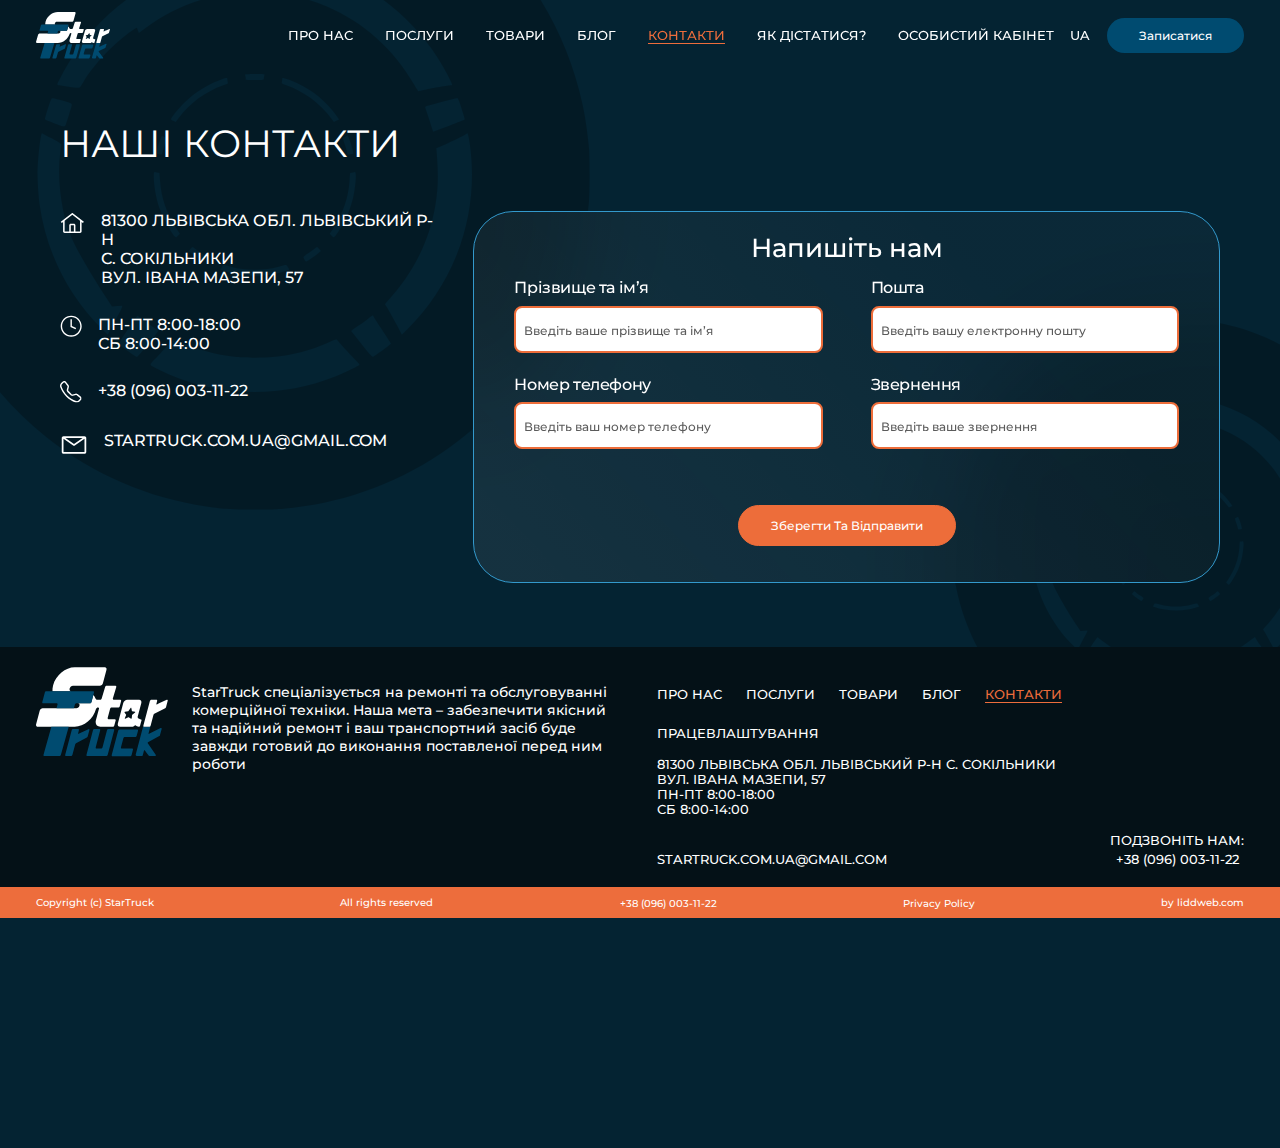
<file: contact.html>
<!DOCTYPE html>
<html lang="en">

<head>
    <meta charset="UTF-8">
    <meta name="viewport" content="width=device-width, initial-scale=1.0">
    <link rel="icon" href="./img/logo.svg" type="image/x-icon">
    <!-- css -->
    <link rel="stylesheet" href="./css/style.css">
    <!-- fonts -->
    <link rel="preconnect" href="https://fonts.googleapis.com">
    <link rel="preconnect" href="https://fonts.gstatic.com" crossorigin>
    <link href="https://fonts.googleapis.com/css2?family=Montserrat:ital,wght@0,100..900;1,100..900&display=swap"
        rel="stylesheet">
    <!-- swiper -->

    <!-- treejs -->
    <title>StarTruck</title>
</head>

<body style="background: #042332;display: flex;
flex-direction: column;
justify-content: space-between;
height: 100vh;">
    <header>
        <div class="container_h">
            <div class="header__container">
                <div class="h__left">
                    <a href="./"><img loading="lazy" src="./img/logo.svg" alt="logo photo"></a>

                </div>
                <div class="h__center">
                    <ul class="header__list mob">
                        <li class="header__item">
                            <a href="./about-us.html" class="header__link ">про нас</a>
                        </li>
                        <li class="header__item">
                            <a href="./#serv" class="header__link ">Послуги</a>
                        </li>
                        <li class="header__item">
                            <a href="./product.html" class="header__link">товари</a>
                        </li>
                        <li class="header__item">
                            <a href="./blog.html" class="header__link">блог</a>
                        </li>
                        <li class="header__item">
                            <a href="./contact.html" class="header__link no_active">контакти</a>
                        </li>
                        <li class="header__item">
                            <a href="./#map_sect" class="header__link">як дістатися?</a>
                        </li>
                        <li class="header__item">
                            <a href="./login.html" class="header__link">Особистий кабінет</a>
                        </li>



                    </ul>
                    <div class="head_box">
                        <div class="header__item lang">
                            <a href="javascript:void(0)" class="header__link language-selector">UA</a>
                            <ul class="language-dropdown">
                                <li><a href="javascript:void(0)" class="language-option header__link"
                                        data-lang="PL">PL</a></li>
                                <li><a href="javascript:void(0)" class="language-option header__link"
                                        data-lang="EN">EN</a></li>
                            </ul>
                        </div>
                        <div class="burger">
                            <div class="burger__icon">
                                <div class="line1"></div>
                                <div class="line2"></div>
                                <div class="line3"></div>
                            </div>
                            <div class="burger__menu">
                                <div class="container">
                                    <ul class="header__list">
                                        <li class="header__item">
                                            <a href="./about-us.html" class="header__link">про нас</a>
                                        </li>
                                        <li class="header__item">
                                            <a href="./#serv" class="header__link">Послуги</a>
                                        </li>
                                        <li class="header__item">
                                            <a href="./product.html" class="header__link">товари</a>
                                        </li>
                                        <li class="header__item">
                                            <a href="./blog.html" class="header__link">блог</a>
                                        </li>
                                        <li class="header__item">
                                            <a href="./contact.html" class="header__link no_active">контакти</a>
                                        </li>
                                        <li class="header__item">
                                            <a href="#map_sect" class="header__link">як дістатися?</a>
                                        </li>
                                        <li class="header__item">
                                            <a href="./login.html" class="header__link">Особистий кабінет</a>
                                        </li>

                                        <li><a href="./" class="btn bottom">Записатися</a></li>
                                    </ul>

                                </div>
                            </div>
                        </div>

                    </div>
                    <a href="./" class="btn mob">Записатися</a>
                </div>

            </div>
            <div id="overlay" class="overlay_half"></div>
        </div>
    </header>
    <main style=" height: 100%;
    display: flex;flex-direction: column;
justify-content: center;">
        <section class="sect_work sect_contact">
            <svg xmlns="http://www.w3.org/2000/svg" class="bc_wheel wheel1" width="737" height="837"
                viewBox="0 0 737 837" fill="none">
                <path
                    d="M296.903 0.153076C281.982 0.938293 261.105 3.29395 247.689 5.6496C245.595 5.97675 242.323 6.56567 240.49 6.89282C232.572 8.26697 213.985 12.6511 203.972 15.5303C115.754 40.7881 38.791 93.6595 -16.3785 166.947C-47.2682 207.909 -70.3046 254.302 -84.5715 304.033C-87.4511 314.044 -91.8358 332.628 -93.2102 340.48C-93.5374 342.378 -94.1264 345.649 -94.4536 347.678C-96.0243 356.577 -97.7913 370.449 -99.1656 383.863C-100.278 394.987 -100.278 442.428 -99.1656 452.897C-96.4824 478.155 -95.8279 482.735 -92.4248 500.01C-73.5114 596.788 -19.9125 684.471 58.1626 746.569C116.212 792.701 185.452 822.67 257.964 833.008C281.524 836.411 290.752 837 318.5 837C342.911 837 347.819 836.738 366.602 834.644C435.514 827.054 504.296 800.553 561.298 759.721C655.473 692.323 717.121 591.03 733.352 477.108C734.071 472.004 734.922 464.806 736.166 452.57C737.278 441.511 737.278 396.23 736.166 384.518C734.202 363.775 731.715 347.154 728.247 330.861C717.187 279.364 696.834 231.204 667.645 187.231C627.005 126.115 571.639 77.0391 506.325 44.1907C487.608 34.8336 473.472 28.8135 454.69 22.4009C425.894 12.5203 393.696 5.2569 365.947 2.37781C362.02 1.98517 356.261 1.33081 353.186 1.00366C347.623 0.349304 305.018 -0.304993 296.903 0.153076ZM332.44 147.643C332.832 148.036 334.076 165.703 334.599 179.379L335.057 189.849H318.565L302.139 189.914V186.904C302.139 183.174 303.251 160.992 303.84 153.402C304.233 148.298 304.429 147.709 305.673 147.447C307.505 146.989 332.047 147.251 332.44 147.643ZM286.76 150.392C285.189 157.393 282.375 178.659 281.655 188.867L281.393 192.466L277.205 193.317C238.985 201.3 210.255 213.994 180.74 235.915L173.606 241.215L172.363 238.14C171.708 236.373 171.054 234.933 170.923 234.803C170.792 234.672 168.502 236.046 165.818 237.878C143.698 252.797 117.128 280.672 104.104 302.724C100.701 308.482 99.9815 309.333 98.0836 309.66C96.9056 309.922 91.5391 309.333 85.6492 308.351C80.021 307.435 74.5891 306.585 73.6074 306.519C72.5603 306.454 71.775 305.996 71.775 305.538C71.775 304.164 80.0864 288.197 85.5183 279.167C126.879 210.526 197.101 162.759 274.325 150.653C277.925 150.13 281.589 149.541 282.506 149.41C286.563 148.756 287.152 148.887 286.76 150.392ZM366.274 151.308C439.245 163.937 505.802 208.236 546.508 271.25C554.361 283.421 565.225 303.509 565.225 305.93C565.225 306.323 564.505 306.65 563.654 306.65C561.168 306.65 540.16 310.315 531.456 312.212C527.202 313.194 523.406 314.044 523.079 314.044C522.817 314.11 520.461 310.642 517.974 306.323C491.927 261.304 454.559 227.867 407.897 207.843C393.957 201.889 374.782 196.065 360.254 193.448L355.934 192.663L355.476 188.017C354.298 175.061 351.353 154.318 350.11 149.999C349.782 148.887 350.044 148.821 353.251 149.279C355.214 149.475 361.039 150.457 366.274 151.308ZM327.793 292.647L330.738 293.04L330.149 295.722C329.822 297.162 329.691 298.732 329.887 299.191C330.149 299.779 327.531 299.976 318.5 299.976C309.469 299.976 306.851 299.779 307.113 299.191C307.309 298.732 307.178 297.162 306.851 295.657L306.197 292.974L308.618 292.712C312.806 292.254 324.783 292.254 327.793 292.647ZM284.338 299.91C284.469 301.284 284.665 302.855 284.862 303.444C285.058 304.294 283.815 304.949 279.103 306.65C257.113 314.437 237.349 328.898 223.409 347.416L219.679 352.389L216.472 350.95C212.742 349.248 212.677 349.51 218.239 341.985C222.951 335.703 232.375 325.953 238.658 320.849C249.587 312.081 264.443 303.706 276.616 299.452C283.945 296.966 284.142 296.966 284.338 299.91ZM362.937 300.434C383.355 308.155 401.942 321.438 415.619 337.993C419.808 343.097 424.193 349.183 423.734 349.379C423.669 349.51 422.164 350.164 420.462 350.95L417.386 352.389L413.591 347.416C399.651 328.898 379.887 314.437 357.963 306.65C352.531 304.753 351.942 304.36 352.204 303.117C352.4 302.397 352.662 300.761 352.727 299.583C352.858 297.489 352.924 297.424 355.018 297.816C356.196 298.013 359.795 299.19 362.937 300.434ZM77.9922 325.692C84.0785 327.328 88.2669 328.767 89.0523 329.552C90.3611 330.796 90.2957 330.926 86.5654 342.443C84.4712 348.856 82.5733 354.81 82.3115 355.726C81.3298 359.063 79.4319 358.867 67.5211 354.156C61.4348 351.735 56.3301 349.641 56.1992 349.51C55.6102 348.921 61.1075 330.992 63.7253 324.841C64.9033 321.962 63.4635 321.896 77.9922 325.692ZM574.387 327.72C576.22 332.628 580.932 347.874 580.932 349.117C580.932 349.706 575.762 351.8 555.736 359.391L541.338 364.822L539.833 359.783C539.047 357.035 536.888 350.295 535.055 344.93C533.223 339.498 531.587 334.656 531.456 334.133C531.194 333.413 532.503 332.759 536.888 331.581C556.783 326.15 570.919 322.42 571.573 322.42C571.966 322.354 573.275 324.776 574.387 327.72ZM63.2672 372.347C68.83 375.16 74.131 378.171 74.9817 379.021L76.6178 380.526L75.4398 389.229C72.4949 411.608 73.7383 436.996 79.0393 463.301C83.6204 486.007 89.3795 499.879 106.788 530.11C114.248 543.132 125.832 561.781 134.143 574.213L139.968 582.982L146.381 582.589L152.795 582.196L152.664 583.767C152.533 584.618 150.897 588.086 148.934 591.423C147.036 594.76 143.044 602.22 140.099 607.978L134.732 618.382L127.73 611.577C85.5837 570.222 57.8353 515.06 49.5239 455.842C48.215 446.681 46.9061 428.032 46.9061 418.544C46.9061 400.026 50.9637 364.036 52.7307 366.654C52.927 367.047 57.7044 369.598 63.2672 372.347ZM587.083 378.629C594.086 426.331 588.327 475.145 570.526 519.444C556.783 553.798 535.186 586.188 509.27 611.577L502.333 618.382L496.574 607.324C490.619 595.807 482.373 581.477 481.26 580.691C480.867 580.495 482.307 578.467 484.467 576.111C516.142 542.478 536.953 500.795 544.217 456.496C547.751 434.837 548.144 419.394 545.854 390.734L545.395 385.434L553.511 381.9C564.636 377.124 583.811 367.505 584.138 366.589C584.662 365.411 585.905 370.645 587.083 378.629ZM205.609 371.103C207.048 371.823 208.357 372.412 208.488 372.543C208.619 372.608 207.506 376.338 206.001 380.788C204.561 385.303 203.318 389.229 203.318 389.622C203.318 390.014 203.056 391.061 202.729 391.912C202.14 393.417 201.944 393.482 198.802 392.828C196.577 392.435 195.465 391.846 195.465 391.257C195.465 390.145 197.166 383.078 198.082 380.592C200.177 374.637 202.271 369.468 202.598 369.599C202.794 369.729 204.169 370.384 205.609 371.103ZM436.496 373.852C438.983 380.461 440.75 386.088 441.208 389.294L441.666 392.174L438.263 392.828C434.991 393.482 434.86 393.482 434.271 391.912C433.944 391.061 433.682 390.014 433.682 389.622C433.682 389.229 432.439 385.237 430.933 380.722C429.428 376.207 428.512 372.412 428.839 372.281C429.166 372.15 430.475 371.496 431.719 370.842C432.962 370.122 434.206 369.599 434.402 369.533C434.598 369.468 435.58 371.431 436.496 373.852ZM197.821 415.926C198.671 415.926 199.391 416.123 199.391 416.384C199.391 416.712 199.719 421.03 200.046 426.003C201.616 447.531 207.965 466.18 219.941 484.633L224.849 492.158L222.493 494.579C220.203 496.869 220.006 497 218.894 495.953C214.378 491.831 202.598 470.041 198.802 458.786C195.072 447.662 192.258 431.5 192.192 421.03C192.192 415.272 192.52 414.552 194.614 415.337C195.465 415.665 196.904 415.926 197.821 415.926ZM444.808 420.834C444.742 426.919 443.237 439.09 441.601 446.354C438.067 461.927 432.046 475.865 422.884 489.541C417.517 497.524 417.386 497.589 414.507 494.579L412.151 492.158L417.059 484.633C429.035 466.18 435.384 447.531 436.954 426.003C437.281 421.03 437.609 416.712 437.609 416.384C437.609 416.123 438.394 415.926 439.441 415.861C440.423 415.861 441.797 415.599 442.517 415.337C444.349 414.552 444.808 415.599 444.808 420.834ZM244.352 511.33C246.053 512.705 249.391 515.126 251.747 516.696C258.684 521.277 258.422 520.884 256.524 524.287C255.477 526.184 254.561 527.1 253.972 526.904C252.074 526.184 242.127 519.248 239.116 516.565L235.975 513.752L238.004 511.265C239.116 509.956 240.294 508.844 240.621 508.844C240.883 508.844 242.585 509.956 244.352 511.33ZM398.997 511.265L401.156 513.686L397.949 516.5C394.677 519.379 385.057 526.119 383.159 526.839C382.439 527.166 381.654 526.446 380.476 524.287C378.578 520.884 378.316 521.277 385.253 516.696C387.609 515.126 390.947 512.705 392.648 511.33C394.415 509.956 396.052 508.844 396.379 508.844C396.641 508.844 397.884 509.956 398.997 511.265ZM288.723 533.317C298.801 535.999 307.309 537.112 318.5 537.112C329.691 537.112 338.199 535.999 348.277 533.317C358.683 530.568 357.963 530.503 359.926 533.971L361.628 536.981L359.206 538.028C356.589 539.075 346.707 541.692 340.751 542.805C320.398 546.665 295.333 544.571 276.812 537.57L275.372 537.046L277.074 533.971C279.037 530.503 278.252 530.568 288.723 533.317ZM466.273 594.367C466.208 594.695 470.462 601.369 475.697 609.287C480.933 617.204 485.972 625.056 486.954 626.692L488.721 629.768L485.252 632.647C481.391 635.853 469.611 644.294 467.059 645.603C465.619 646.388 465.292 646.257 463.263 643.902C460.056 640.237 449.061 626.627 443.63 619.625L438.918 613.605L441.077 612.035C442.19 611.184 445.658 608.763 448.734 606.669C451.81 604.575 456.915 600.845 460.056 598.359C465.881 593.909 466.535 593.517 466.273 594.367ZM176.813 598.228C179.365 600.191 185.059 604.379 189.575 607.454C194.09 610.595 197.886 613.213 197.952 613.278C198.606 613.736 172.167 646.257 171.185 646.257C169.811 646.257 151.159 632.843 149.065 630.357C148.476 629.637 149.785 627.15 155.478 618.251C163.79 605.23 171.119 594.564 171.774 594.564C172.036 594.564 174.326 596.2 176.813 598.228ZM220.203 625.253C239.705 635.199 270.137 643.64 295.922 646.323C306 647.37 331 647.37 340.751 646.388C364.769 643.836 388.198 637.816 408.486 628.917C421.378 623.29 420.266 623.551 422.36 626.038C426.483 631.076 434.925 640.303 442.255 647.762C449.258 655.026 449.912 655.811 448.865 656.596C446.575 658.428 427.792 667.262 418.303 670.992C346.248 699.521 265.425 695.857 196.119 660.98C185.583 655.614 185.517 657.316 196.774 645.603C202.14 640.041 208.684 632.909 211.302 629.768C213.92 626.627 216.472 624.075 216.93 624.075C217.389 624.009 218.828 624.598 220.203 625.253Z"
                    fill="black" fill-opacity="0.25" />
            </svg>
            <svg xmlns="http://www.w3.org/2000/svg" class="bc_wheel wheel2" width="410" height="560"
                viewBox="0 0 410 560" fill="none">
                <path
                    d="M265.551 0.102417C255.567 0.627747 241.6 2.2038 232.624 3.77991C231.222 3.99878 229.033 4.39282 227.807 4.61169C222.509 5.53107 210.074 8.46429 203.375 10.3906C144.351 27.2896 92.859 62.6635 55.9475 111.697C35.2805 139.103 19.8679 170.142 10.3225 203.415C8.39595 210.113 5.46229 222.547 4.54279 227.8C4.32386 229.07 3.92979 231.259 3.71086 232.616C2.65999 238.57 1.47777 247.851 0.55827 256.826C-0.18609 264.269 -0.18609 296.009 0.55827 303.014C2.35349 319.913 2.79135 322.977 5.06822 334.535C17.7223 399.285 53.583 457.95 105.82 499.497C144.658 530.361 190.983 550.412 239.498 557.329C255.261 559.606 261.435 560 280 560C296.332 560 299.616 559.825 312.183 558.424C358.289 553.345 404.308 535.615 442.446 508.296C505.454 463.203 546.7 395.432 557.559 319.212C558.041 315.797 558.61 310.981 559.442 302.795C560.186 295.396 560.186 265.1 559.442 257.264C558.128 243.386 556.464 232.266 554.144 221.365C546.744 186.91 533.126 154.688 513.598 125.268C486.407 84.3782 449.364 51.5435 405.666 29.5661C393.143 23.3056 383.685 19.2779 371.118 14.9875C351.853 8.37677 330.31 3.51715 311.745 1.59088C309.118 1.32819 305.264 0.890381 303.207 0.671509C299.485 0.233704 270.98 -0.204041 265.551 0.102417ZM289.326 98.7817C289.589 99.0443 290.421 110.865 290.771 120.015L291.078 127.02H280.044L269.053 127.063V125.049C269.053 122.554 269.798 107.713 270.192 102.634C270.455 99.2195 270.586 98.8254 271.418 98.6503C272.644 98.3439 289.064 98.519 289.326 98.7817ZM258.764 100.62C257.713 105.305 255.83 119.533 255.349 126.363L255.173 128.771L252.371 129.34C226.8 134.681 207.578 143.174 187.831 157.84L183.058 161.387L182.226 159.329C181.788 158.147 181.35 157.184 181.263 157.096C181.175 157.009 179.643 157.928 177.847 159.154C163.048 169.136 145.271 187.786 136.557 202.539C134.28 206.392 133.799 206.961 132.529 207.18C131.741 207.355 128.15 206.961 124.21 206.304C120.444 205.692 116.81 205.122 116.153 205.079C115.453 205.035 114.927 204.728 114.927 204.422C114.927 203.503 120.488 192.82 124.122 186.779C151.795 140.854 198.777 108.895 250.444 100.796C252.853 100.445 255.305 100.051 255.918 99.9637C258.632 99.5259 259.027 99.6135 258.764 100.62ZM311.964 101.233C360.785 109.683 405.315 139.322 432.55 181.481C437.804 189.624 445.073 203.065 445.073 204.685C445.073 204.947 444.591 205.166 444.022 205.166C442.358 205.166 428.303 207.618 422.479 208.887C419.633 209.544 417.094 210.113 416.875 210.113C416.7 210.157 415.123 207.837 413.459 204.947C396.033 174.827 371.031 152.455 339.812 139.059C330.485 135.075 317.656 131.179 307.935 129.427L305.046 128.902L304.739 125.794C303.951 117.125 301.981 103.247 301.149 100.358C300.93 99.6135 301.105 99.5697 303.25 99.8762C304.564 100.007 308.461 100.664 311.964 101.233ZM286.218 195.797L288.188 196.06L287.794 197.855C287.575 198.818 287.487 199.869 287.619 200.175C287.794 200.569 286.042 200.701 280 200.701C273.958 200.701 272.206 200.569 272.381 200.175C272.513 199.869 272.425 198.818 272.206 197.811L271.768 196.016L273.388 195.841C276.191 195.535 284.203 195.535 286.218 195.797ZM257.144 200.657C257.231 201.576 257.363 202.627 257.494 203.021C257.625 203.59 256.793 204.028 253.641 205.166C238.929 210.376 225.705 220.051 216.379 232.441L213.883 235.768L211.738 234.805C209.242 233.667 209.198 233.842 212.92 228.807C216.073 224.604 222.378 218.081 226.581 214.666C233.893 208.8 243.833 203.196 251.977 200.35C256.881 198.687 257.012 198.687 257.144 200.657ZM309.731 201.007C323.392 206.173 335.827 215.06 344.978 226.137C347.781 229.551 350.714 233.623 350.408 233.754C350.364 233.842 349.357 234.28 348.218 234.805L346.161 235.768L343.621 232.441C334.295 220.051 321.071 210.376 306.403 205.166C302.769 203.897 302.375 203.634 302.55 202.802C302.681 202.32 302.856 201.226 302.9 200.438C302.988 199.037 303.031 198.993 304.433 199.256C305.221 199.387 307.629 200.175 309.731 201.007ZM119.087 217.906C123.159 219 125.961 219.964 126.487 220.489C127.362 221.321 127.319 221.408 124.823 229.114C123.422 233.404 122.152 237.388 121.977 238.001C121.32 240.234 120.05 240.102 112.081 236.95C108.009 235.33 104.594 233.929 104.506 233.842C104.112 233.448 107.79 221.452 109.541 217.337C110.33 215.411 109.366 215.367 119.087 217.906ZM451.203 219.263C452.429 222.547 455.582 232.747 455.582 233.579C455.582 233.973 452.122 235.374 438.724 240.453L429.091 244.086L428.084 240.715C427.559 238.876 426.114 234.367 424.888 230.777C423.662 227.144 422.567 223.904 422.479 223.554C422.304 223.072 423.18 222.634 426.114 221.846C439.425 218.212 448.882 215.717 449.32 215.717C449.583 215.673 450.459 217.293 451.203 219.263ZM109.235 249.121C112.957 251.003 116.503 253.017 117.073 253.586L118.167 254.593L117.379 260.416C115.409 275.389 116.241 292.375 119.787 309.975C122.852 325.166 126.705 334.447 138.353 354.674C143.344 363.386 151.094 375.863 156.655 384.181L160.552 390.048L164.843 389.785L169.134 389.522L169.046 390.573C168.959 391.142 167.864 393.462 166.551 395.695C165.281 397.928 162.61 402.919 160.64 406.771L157.049 413.732L152.364 409.179C124.166 381.51 105.601 344.604 100.04 304.984C99.1642 298.855 98.2884 286.377 98.2884 280.029C98.2884 267.64 101.003 243.561 102.185 245.312C102.317 245.575 105.513 247.282 109.235 249.121ZM459.697 253.324C464.382 285.239 460.529 317.899 448.62 347.537C439.424 370.522 424.975 392.193 407.636 409.179L402.995 413.732L399.141 406.334C395.157 398.628 389.64 389.041 388.896 388.515C388.633 388.384 389.596 387.027 391.041 385.451C412.233 362.948 426.157 335.06 431.018 305.421C433.382 290.93 433.645 280.598 432.112 261.423L431.806 257.877L437.235 255.513C444.679 252.317 457.508 245.881 457.727 245.268C458.077 244.48 458.909 247.983 459.697 253.324ZM204.469 248.289C205.433 248.771 206.308 249.165 206.396 249.252C206.483 249.296 205.739 251.791 204.732 254.768C203.769 257.789 202.937 260.416 202.937 260.679C202.937 260.941 202.762 261.642 202.543 262.211C202.149 263.218 202.017 263.262 199.916 262.824C198.427 262.561 197.682 262.167 197.682 261.773C197.682 261.029 198.821 256.301 199.434 254.637C200.835 250.653 202.236 247.195 202.455 247.282C202.586 247.37 203.506 247.807 204.469 248.289ZM358.946 250.128C360.61 254.55 361.792 258.315 362.099 260.46L362.405 262.386L360.128 262.824C357.939 263.262 357.851 263.262 357.457 262.211C357.238 261.642 357.063 260.941 357.063 260.679C357.063 260.416 356.231 257.745 355.224 254.725C354.217 251.704 353.604 249.165 353.823 249.077C354.042 248.99 354.918 248.552 355.75 248.114C356.582 247.632 357.414 247.282 357.545 247.238C357.676 247.195 358.333 248.508 358.946 250.128ZM199.259 278.278C199.828 278.278 200.31 278.409 200.31 278.585C200.31 278.803 200.529 281.693 200.747 285.02C201.798 299.424 206.046 311.901 214.058 324.247L217.342 329.281L215.766 330.901C214.234 332.434 214.102 332.521 213.358 331.821C210.337 329.062 202.455 314.484 199.916 306.954C197.42 299.511 195.537 288.698 195.493 281.693C195.493 277.84 195.712 277.359 197.113 277.884C197.682 278.103 198.646 278.278 199.259 278.278ZM364.507 281.562C364.463 285.633 363.456 293.776 362.361 298.636C359.997 309.055 355.969 318.38 349.839 327.53C346.248 332.871 346.16 332.915 344.234 330.901L342.658 329.281L345.942 324.247C353.954 311.901 358.202 299.424 359.253 285.02C359.471 281.693 359.69 278.803 359.69 278.585C359.69 278.409 360.216 278.278 360.916 278.234C361.573 278.234 362.493 278.059 362.974 277.884C364.2 277.359 364.507 278.059 364.507 281.562ZM230.391 342.109C231.529 343.028 233.762 344.648 235.338 345.699C239.98 348.763 239.805 348.501 238.535 350.777C237.834 352.047 237.221 352.66 236.827 352.528C235.557 352.047 228.902 347.406 226.888 345.611L224.786 343.729L226.143 342.065C226.888 341.189 227.676 340.445 227.895 340.445C228.07 340.445 229.208 341.189 230.391 342.109ZM333.857 342.065L335.302 343.685L333.156 345.567C330.967 347.494 324.53 352.003 323.26 352.485C322.779 352.703 322.253 352.222 321.465 350.777C320.195 348.501 320.02 348.763 324.662 345.699C326.238 344.648 328.471 343.028 329.609 342.109C330.792 341.189 331.886 340.445 332.105 340.445C332.28 340.445 333.112 341.189 333.857 342.065ZM260.077 356.819C266.82 358.614 272.513 359.358 280 359.358C287.487 359.358 293.18 358.614 299.923 356.819C306.885 354.98 306.403 354.936 307.716 357.257L308.855 359.27L307.235 359.971C305.483 360.671 298.872 362.423 294.887 363.167C281.27 365.75 264.5 364.349 252.108 359.664L251.145 359.314L252.283 357.257C253.597 354.936 253.072 354.98 260.077 356.819ZM378.869 397.665C378.825 397.884 381.671 402.35 385.174 407.647C388.677 412.944 392.048 418.198 392.705 419.292L393.887 421.35L391.566 423.276C388.983 425.421 381.102 431.069 379.394 431.945C378.431 432.47 378.212 432.382 376.854 430.806C374.709 428.355 367.353 419.249 363.719 414.564L360.566 410.536L362.011 409.486C362.755 408.917 365.076 407.297 367.134 405.896C369.192 404.495 372.607 401.999 374.709 400.336C378.606 397.359 379.044 397.096 378.869 397.665ZM185.203 400.248C186.911 401.562 190.721 404.363 193.742 406.421C196.763 408.523 199.303 410.274 199.346 410.317C199.784 410.624 182.095 432.382 181.438 432.382C180.518 432.382 168.039 423.408 166.638 421.744C166.244 421.262 167.12 419.599 170.929 413.645C176.49 404.933 181.394 397.796 181.832 397.796C182.007 397.796 183.54 398.891 185.203 400.248ZM214.234 418.329C227.282 424.984 247.642 430.631 264.894 432.426C271.637 433.127 288.363 433.127 294.887 432.47C310.957 430.763 326.632 426.735 340.206 420.781C348.831 417.016 348.087 417.191 349.488 418.854C352.247 422.226 357.895 428.398 362.799 433.389C367.484 438.249 367.922 438.774 367.222 439.3C365.689 440.525 353.122 446.436 346.773 448.931C298.565 468.019 244.49 465.567 198.12 442.233C191.071 438.643 191.027 439.781 198.558 431.945C202.149 428.223 206.527 423.451 208.279 421.35C210.03 419.249 211.738 417.541 212.044 417.541C212.351 417.497 213.314 417.891 214.234 418.329Z"
                    fill="black" fill-opacity="0.25" />
            </svg>
            <div class="container">
                <h2>наші контакти</h2>
                <div class="grid2">
                    <ul class="left">
                        <li>
                            <svg xmlns="http://www.w3.org/2000/svg" width="32" height="32" viewBox="0 0 32 32"
                                fill="none">
                                <g clip-path="url(#clip0_602_2074)">
                                    <path
                                        d="M16.6123 2.21374C16.4348 2.07523 16.2161 2 15.9909 2C15.7658 2 15.5471 2.07523 15.3696 2.21374L1 13.4193L2.2427 14.991L4 13.6208V25.9999C4.00108 26.53 4.21215 27.0381 4.58698 27.413C4.96182 27.7878 5.4699 27.9989 6 27.9999H26C26.5301 27.999 27.0383 27.7879 27.4131 27.4131C27.788 27.0382 27.999 26.5301 28 25.9999V13.6299L29.7573 14.9999L31 13.4281L16.6123 2.21374ZM18 25.9999H14V17.9999H18V25.9999ZM20 25.9999V17.9999C19.9994 17.4697 19.7885 16.9613 19.4135 16.5864C19.0386 16.2115 18.5302 16.0006 18 15.9999H14C13.4697 16.0005 12.9613 16.2114 12.5864 16.5863C12.2114 16.9613 12.0005 17.4697 12 17.9999V25.9999H6V12.0614L16 4.27144L26 12.0719V25.9999H20Z"
                                        fill="white" />
                                </g>
                                <defs>
                                    <clipPath id="clip0_602_2074">
                                        <rect width="32" height="32" fill="white" />
                                    </clipPath>
                                </defs>
                            </svg>
                            <p>
                                81300 Львівська обл. Львівський р-н <br> с. Сокільники <br>
                                вул. івана мазепи, 57
                            </p>
                        </li>
                        <li>
                            <svg xmlns="http://www.w3.org/2000/svg" width="28" height="28" viewBox="0 0 28 28"
                                fill="none">
                                <g clip-path="url(#clip0_602_2077)">
                                    <mask id="mask0_602_2077" style="mask-type:luminance" maskUnits="userSpaceOnUse"
                                        x="0" y="0" width="28" height="28">
                                        <path d="M28 0H0V28H28V0Z" fill="white" />
                                    </mask>
                                    <g mask="url(#mask0_602_2077)">
                                        <path
                                            d="M14.8486 5.22266H13.0986V14.9631L19.4213 17.9681L20.1725 16.3875L14.8486 13.8572V5.22266Z"
                                            fill="white" />
                                        <path
                                            d="M14 0.875C6.75128 0.875 0.875 6.75128 0.875 14C0.875 21.2487 6.75128 27.125 14 27.125C21.2487 27.125 27.125 21.2487 27.125 14C27.125 6.75128 21.2487 0.875 14 0.875ZM14 25.375C7.71777 25.375 2.625 20.2823 2.625 14C2.625 7.71777 7.71777 2.625 14 2.625C20.2823 2.625 25.375 7.71777 25.375 14C25.375 20.2823 20.2823 25.375 14 25.375Z"
                                            fill="white" />
                                    </g>
                                </g>
                                <defs>
                                    <clipPath id="clip0_602_2077">
                                        <rect width="28" height="28" fill="white" />
                                    </clipPath>
                                </defs>
                            </svg>
                            <p>Пн-Пт 8:00-18:00 <br>Сб 8:00-14:00</p>
                        </li>
                        <li>
                            <svg xmlns="http://www.w3.org/2000/svg" width="27" height="27" viewBox="0 0 27 27"
                                fill="none">
                                <g clip-path="url(#clip0_602_2086)">
                                    <path
                                        d="M6.16594 2.24101C6.06632 2.11286 5.94058 2.00738 5.79706 1.93156C5.65354 1.85575 5.49553 1.81134 5.33353 1.80128C5.17153 1.79123 5.00924 1.81576 4.85745 1.87324C4.70566 1.93073 4.56783 2.01985 4.45313 2.1347L2.70826 3.88126C1.89319 4.69801 1.59282 5.85395 1.94888 6.86813C3.42836 11.0651 5.83208 14.876 8.98238 18.0191C12.1255 21.1694 15.9364 23.5732 20.1334 25.0526C21.1476 25.4087 22.3035 25.1083 23.1203 24.2933L24.8651 22.5484C24.98 22.4337 25.0691 22.2959 25.1266 22.1441C25.1841 21.9923 25.2086 21.83 25.1985 21.668C25.1885 21.506 25.1441 21.348 25.0683 21.2045C24.9924 21.0609 24.887 20.9352 24.7588 20.8356L20.8658 17.8082C20.7287 17.7022 20.5695 17.6287 20.4 17.593C20.2305 17.5574 20.0551 17.5605 19.887 17.6023L16.1914 18.5254C15.698 18.6478 15.1815 18.6409 14.6916 18.5052C14.2017 18.3695 13.7552 18.1097 13.3952 17.7508L9.25069 13.6046C8.89156 13.2448 8.63141 12.7983 8.49542 12.3085C8.35943 11.8186 8.3522 11.3019 8.47444 10.8084L9.39919 7.11282C9.44097 6.94472 9.44416 6.76934 9.4085 6.59984C9.37285 6.43033 9.29928 6.2711 9.19332 6.13407L6.16594 2.24101ZM3.17907 0.862322C3.47437 0.566924 3.82914 0.33773 4.21982 0.189957C4.61049 0.0421837 5.02813 -0.020786 5.44501 0.00522903C5.86189 0.031244 6.26846 0.145648 6.63774 0.340845C7.00701 0.536042 7.33053 0.807565 7.58682 1.13738L10.6142 5.02876C11.1694 5.74257 11.3651 6.67238 11.1458 7.54988L10.2227 11.2455C10.1753 11.4369 10.178 11.6374 10.2307 11.8274C10.2833 12.0175 10.384 12.1908 10.5231 12.3306L14.6693 16.4768C14.8092 16.6161 14.9828 16.717 15.1732 16.7696C15.3636 16.8222 15.5643 16.8248 15.756 16.7771L19.4499 15.8541C19.883 15.7464 20.3349 15.7383 20.7715 15.8304C21.2082 15.9225 21.6183 16.1123 21.9711 16.3856L25.8624 19.413C27.2614 20.5014 27.3896 22.5686 26.1375 23.8191L24.3926 25.5639C23.1439 26.8127 21.2775 27.3611 19.5377 26.7486C15.0838 25.1836 11.0404 22.634 7.70832 19.2898C4.36432 15.9583 1.81481 11.9154 0.249568 7.46213C-0.361307 5.72401 0.187131 3.85595 1.43588 2.6072L3.17907 0.862322Z"
                                        fill="white" />
                                </g>
                                <defs>
                                    <clipPath id="clip0_602_2086">
                                        <rect width="27" height="27" fill="white" />
                                    </clipPath>
                                </defs>
                            </svg>
                            <a href="tel:+0960031122">+38 (096) 003-11-22</a>
                        </li>
                        <li>
                            <svg xmlns="http://www.w3.org/2000/svg" width="35" height="35" viewBox="0 0 35 35"
                                fill="none">
                                <g clip-path="url(#clip0_602_2088)">
                                    <path
                                        d="M30.625 6.5625H4.375C3.79484 6.5625 3.23844 6.79297 2.8282 7.2032C2.41797 7.61344 2.1875 8.16984 2.1875 8.75V26.25C2.1875 26.8302 2.41797 27.3866 2.8282 27.7968C3.23844 28.207 3.79484 28.4375 4.375 28.4375H30.625C31.2052 28.4375 31.7616 28.207 32.1718 27.7968C32.582 27.3866 32.8125 26.8302 32.8125 26.25V8.75C32.8125 8.16984 32.582 7.61344 32.1718 7.2032C31.7616 6.79297 31.2052 6.5625 30.625 6.5625ZM28.2188 8.75L17.5 16.1656L6.78125 8.75H28.2188ZM4.375 26.25V9.74531L16.8766 18.3969C17.0597 18.5239 17.2772 18.592 17.5 18.592C17.7228 18.592 17.9403 18.5239 18.1234 18.3969L30.625 9.74531V26.25H4.375Z"
                                        fill="white" />
                                </g>
                                <defs>
                                    <clipPath id="clip0_602_2088">
                                        <rect width="35" height="35" fill="white" />
                                    </clipPath>
                                </defs>
                            </svg>
                            <a href="mailto:startruck.com.ua@gmail.com">startruck.com.ua@gmail.com</a>
                        </li>
                    </ul>
                    <div class="right">
                        <form action="" class=" form_contact" id="form_contact">
                            <h3>Напишіть нам</h3>
                            <div class="box">
                                <div class="input">
                                    <label for="name">Прізвище та ім’я</label>
                                    <input type="text" required placeholder="Введіть ваше прізвище та ім’я">
                                </div>
                                <div class="input">
                                    <label for="name">Пошта</label>
                                    <input type="email" required placeholder="Введіть вашу електронну пошту">
                                </div>
                            </div>
                            <div class="box">
                                <div class="input">
                                    <label for="name">Номер телефону</label>
                                    <input type="tel" required placeholder="Введіть ваш номер телефону">
                                </div>
                                <div class="input">
                                    <label for="name">Звернення</label>
                                    <input type="text" required placeholder="Введіть ваше звернення">
                                </div>
                            </div>
                            <button class="sub_work btn" type="submit">Зберегти та відправити</button>
                        </form>
                    </div>
                </div>
            </div>
        </section>
    </main>
    <footer>
        <div class="container_h">
            <div class="footer">
                <div class="footer_l">
                    <a href="./">
                        <svg xmlns="http://www.w3.org/2000/svg" width="165" height="112" viewBox="0 0 165 112"
                            fill="none">
                            <path
                                d="M20.6168 30.4568C20.4396 28.0808 20.6784 25.5189 21.3849 22.8495C23.0268 16.6437 26.8745 11.0246 31.7733 6.95902C36.6696 2.89079 42.6146 0.375977 48.4464 0.375977H86.0366C87.6416 0.375977 88.5771 1.76174 88.1241 3.46972L83.6414 20.4237C83.1909 22.1317 81.5218 23.5175 79.9168 23.5175H46.2235C44.419 23.5175 42.5432 25.0761 42.0361 26.9963C41.5561 28.8038 42.4595 30.2865 44.067 30.4568H20.6168Z"
                                fill="white" />
                            <path
                                d="M106.417 42.4888L104.709 48.9566C104.477 49.8237 103.63 50.5284 102.816 50.5284H94.5664C93.7467 50.5284 92.8949 51.2357 92.6635 52.108L89.6381 63.5478C89.4017 64.4463 89.8941 65.1719 90.736 65.1719H98.5199C99.3372 65.1719 99.8123 65.8766 99.5834 66.7489L97.8749 73.2062C97.646 74.0785 96.7967 74.7832 95.977 74.7832H80.3279C76.1233 74.7832 73.6739 71.1577 74.858 66.6834L78.7106 52.108C78.942 51.2357 78.4644 50.5284 77.6447 50.5284H77.4797C76.3227 50.5284 75.3183 51.3588 75.0057 52.5455C75.0032 52.5507 75.0032 52.5585 75.0008 52.5638C73.3884 58.6648 69.6047 64.1869 64.7921 68.1818C59.977 72.1793 54.1329 74.6522 48.4021 74.6522H2.2279C0.622873 74.6522 -0.312574 73.2665 0.14038 71.5585L4.62314 54.6045C5.07363 52.8965 6.74267 51.5107 8.3477 51.5107H50.625C52.23 51.5107 53.8991 50.1249 54.3495 48.417C54.4259 48.1262 54.4628 47.8433 54.4628 47.5761C54.4628 46.3449 53.6824 45.4228 52.4639 45.3311H67.4187C68.2508 45.3311 69.1124 44.6159 69.3462 43.7331L71.611 35.1487C72.7557 36.3642 73.6887 37.7893 74.3829 39.3794C74.7965 40.3277 75.7073 40.9171 76.692 40.9171H80.1851C81.0049 40.9171 81.8566 40.2098 82.088 39.3375L86.4058 25.1157C86.6372 24.2355 87.4964 23.5229 88.3211 23.5229H99.283C100.108 23.5229 100.59 24.2355 100.359 25.1157L96.041 39.3375C95.8096 40.2098 96.2871 40.9171 97.1069 40.9171H105.356C106.171 40.9171 106.648 41.6217 106.417 42.4888Z"
                                fill="white" />
                            <path
                                d="M66.786 78.6731L64.6025 86.93C64.4646 87.4487 64.0979 87.9334 63.6178 88.2267L50.044 95.1844C49.5664 95.4778 49.1972 95.9624 49.0593 96.4811L45.5415 109.791C45.3101 110.669 44.451 111.381 43.6263 111.381H37.5828C36.7582 111.381 36.2757 110.669 36.5095 109.791L44.5938 79.2153C44.8252 78.3378 45.6843 77.6253 46.509 77.6253H52.5525C53.3771 77.6253 53.8596 78.3378 53.6258 79.2153L52.6017 83.0871C52.4909 83.5089 52.8577 83.7656 53.254 83.5429C56.1564 81.8978 62.6085 79.4328 65.5109 77.785C66.2838 77.3476 67.0027 77.8505 66.786 78.6731Z"
                                fill="#004B70" />
                            <path
                                d="M97.7543 79.1999L89.6627 109.805C89.4338 110.674 88.5845 111.379 87.7647 111.379H64.1792C63.3619 111.379 62.8843 110.674 63.1157 109.805L71.2073 79.1999C71.4363 78.3302 72.2855 77.6255 73.1053 77.6255H79.1759C79.9931 77.6255 80.4707 78.3302 80.2393 79.1999L74.6882 100.193C74.4592 101.063 74.9343 101.768 75.7516 101.768H81.2732C82.0905 101.768 82.9398 101.063 83.1712 100.193L88.7223 79.1999C88.9513 78.3302 89.8006 77.6255 90.6203 77.6255H96.6909C97.5082 77.6255 97.9833 78.3302 97.7543 79.1999Z"
                                fill="#004B70" />
                            <path
                                d="M109.157 89.2402L106.218 100.36C105.984 101.248 106.469 101.971 107.306 101.971H120.119C120.954 101.971 121.441 102.692 121.207 103.583L119.518 109.974C119.284 110.862 118.416 111.585 117.581 111.585H95.7358C94.9013 111.585 94.4139 110.865 94.6477 109.974L102.67 79.6315C102.904 78.7435 103.773 78.0205 104.608 78.0205H126.453C127.287 78.0205 127.775 78.7409 127.541 79.6315L125.852 86.0234C125.618 86.9114 124.749 87.6344 123.915 87.6344H111.102C110.26 87.6292 109.391 88.3496 109.157 89.2402Z"
                                fill="#004B70" />
                            <path
                                d="M131.352 65.52C129.601 65.3366 128.299 64.7262 127.285 63.537C127.034 63.2436 126.967 62.8035 127.088 62.3477L131.667 45.0295C132.282 42.7033 131.009 40.8198 128.823 40.8198H114.147C111.963 40.8198 109.696 42.7033 109.081 45.0269L102.321 70.5994C101.705 72.9256 102.978 74.8091 105.164 74.8091H119.838C121.16 74.8091 122.512 74.1201 123.509 73.0618C123.725 72.8339 124.04 72.7894 124.213 72.9518C125.407 74.0782 126.879 74.555 128.676 74.7357C129.237 74.7907 129.865 74.3114 130.03 73.6958C130.707 71.1914 131.275 69.0879 131.955 66.5678C132.1 66.0308 131.841 65.5724 131.352 65.52ZM123.853 56.8046L120.34 59.6652C120.193 59.7857 120.094 59.956 120.077 60.1263L119.661 64.1657C119.617 64.59 119.112 64.9149 118.807 64.7158L115.902 62.8087C115.781 62.7301 115.609 62.7301 115.447 62.8087L111.535 64.7158C111.124 64.9175 110.789 64.5927 110.971 64.1657L112.689 60.1263C112.761 59.956 112.753 59.7857 112.67 59.6652L110.668 56.8046C110.457 56.5033 110.757 55.9794 111.175 55.9166L115.141 55.3272C115.306 55.3036 115.474 55.1962 115.584 55.0416L118.26 51.3663C118.541 50.9786 119.06 50.9786 119.139 51.3663L119.873 55.0416C119.902 55.1962 120.013 55.301 120.166 55.3272L123.821 55.9166C124.2 55.9794 124.222 56.5033 123.853 56.8046Z"
                                fill="white" />
                            <path
                                d="M9.40376 109.784C9.1699 110.666 9.65485 111.382 10.4844 111.382H29.2254C30.055 111.382 30.9166 110.666 31.1504 109.784L40.9259 74.6548H19.1792L9.40376 109.784Z"
                                fill="#004B70" />
                            <path
                                d="M48.6384 46.9313C48.8723 46.0485 49.7339 45.3334 50.5635 45.3334H67.4188C68.2484 45.3334 69.11 44.6182 69.3438 43.7354L72.4234 32.0599C72.6573 31.1771 72.1723 30.4619 71.3427 30.4619H12.8822C12.0526 30.4619 11.191 31.1771 10.9571 32.0599L7.87754 43.7354C7.64368 44.6182 8.12864 45.3334 8.95823 45.3334H25.8135C26.6431 45.3334 27.1281 46.0485 26.8942 46.9313L25.619 51.513H47.3657"
                                fill="#004B70" />
                            <path
                                d="M157.084 77.4807L154.844 85.4915C154.745 85.8346 154.45 86.1752 154.169 86.3664L139.978 93.9501C139.53 94.2593 139.416 94.9037 139.731 95.3621L149.669 109.838C150.117 110.493 149.677 111.41 148.916 111.407L141.858 111.368C141.41 111.365 140.992 111.132 140.728 110.744L135.844 104.153C135.616 103.818 135.126 103.91 135.02 104.311L133.454 110.283C133.284 110.925 132.733 111.37 132.108 111.37H125.983C125.057 111.37 124.393 110.365 124.639 109.482L134.225 73.2737C134.057 74.1067 134.532 74.7616 135.33 74.7616H141.408C142.215 74.7616 143.055 74.0857 143.313 73.2344L140.662 82.9819C140.549 83.4167 140.994 83.773 141.351 83.5372L155.71 76.3622C156.434 75.8854 157.325 76.6137 157.084 77.4807Z"
                                fill="#004B70" />
                            <path
                                d="M164.705 41.86L162.509 50.1668C162.372 50.6881 162.002 51.1753 161.52 51.4713L147.865 58.4709C147.382 58.7669 147.013 59.2541 146.875 59.7754L143.335 73.1642C143.101 74.047 142.24 74.7647 141.408 74.7647H135.33C134.5 74.7647 134.015 74.0496 134.249 73.1642L142.38 42.4049C142.614 41.5221 143.476 40.8043 144.308 40.8043H150.386C151.215 40.8043 151.7 41.5195 151.466 42.4049L150.437 46.3002C150.324 46.7246 150.696 46.9839 151.095 46.7587C154.014 45.1031 160.506 42.6223 163.425 40.9667C164.201 40.5266 164.924 41.0322 164.705 41.86Z"
                                fill="white" />
                            <path
                                d="M143.313 73.2357L143.409 72.8794L143.335 73.1623C143.328 73.1859 143.323 73.2121 143.313 73.2357Z"
                                fill="white" />
                        </svg>
                    </a>
                    <p>StarTruck спеціалізується на ремонті та обслуговуванні комерційної техніки. Наша мета –
                        забезпечити
                        якісний та надійний
                        ремонт і ваш транспортний засіб буде завжди готовий до виконання поставленої перед ним роботи
                    </p>
                </div>

                <div class="footer_r">
                    <ul class="footer_list">
                        <li class="header__item">
                            <a href="./about-us.html" class="header__link">про нас</a>
                        </li>
                        <li class="header__item">
                            <a href="./#serv" class="header__link">Послуги</a>
                        </li>
                        <li class="header__item">
                            <a href="./product.html" class="header__link">товари</a>
                        </li>
                        <li class="header__item">
                            <a href="./blog.html" class="header__link">блог</a>
                        </li>
                        <li class="header__item">
                            <a href="./contact.html" class="header__link no_active">контакти</a>
                        </li>
                        <li class="header__item">
                            <a href="./work.html" class="header__link ">працевлаштування</a>
                        </li>
                    </ul>
                    <p>81300 Львівська обл. Львівський р-н с. Сокільники <br>
                        вул. івана мазепи, 57 <br>Пн-Пт 8:00-18:00 <br>Сб 8:00-14:00</p>
                    <div class="box">
                        <a class="header__link" href="mailto:startruck.com.ua@gmail.com">startruck.com.ua@gmail.com</a>
                        <span>
                            <p>Подзвоніть нам:</p>
                            <a class="header__link" href="tel:+380960031122">+38 (096) 003-11-22</a>
                        </span>
                    </div>
                </div>
            </div>
        </div>
        <div class="footer_bot">
            <div class="container_h">
                <ul class="grid5">
                    <li>
                        <p>Copyright (c) StarTruck</p>

                    </li>
                    <li>
                        <p>All rights reserved</p>
                    </li>
                    <li><a href="tel:+380960031122">+38 (096) 003-11-22</a></li>
                    <li> <a href="./privacy.html">Privacy Policy</a></li>
                    <li>
                        <p>by liddweb.com</p>
                    </li>
                </ul>
            </div>
        </div>
    </footer>

    <script src="./js/script.js"></script>


</body>

</html>
</file>
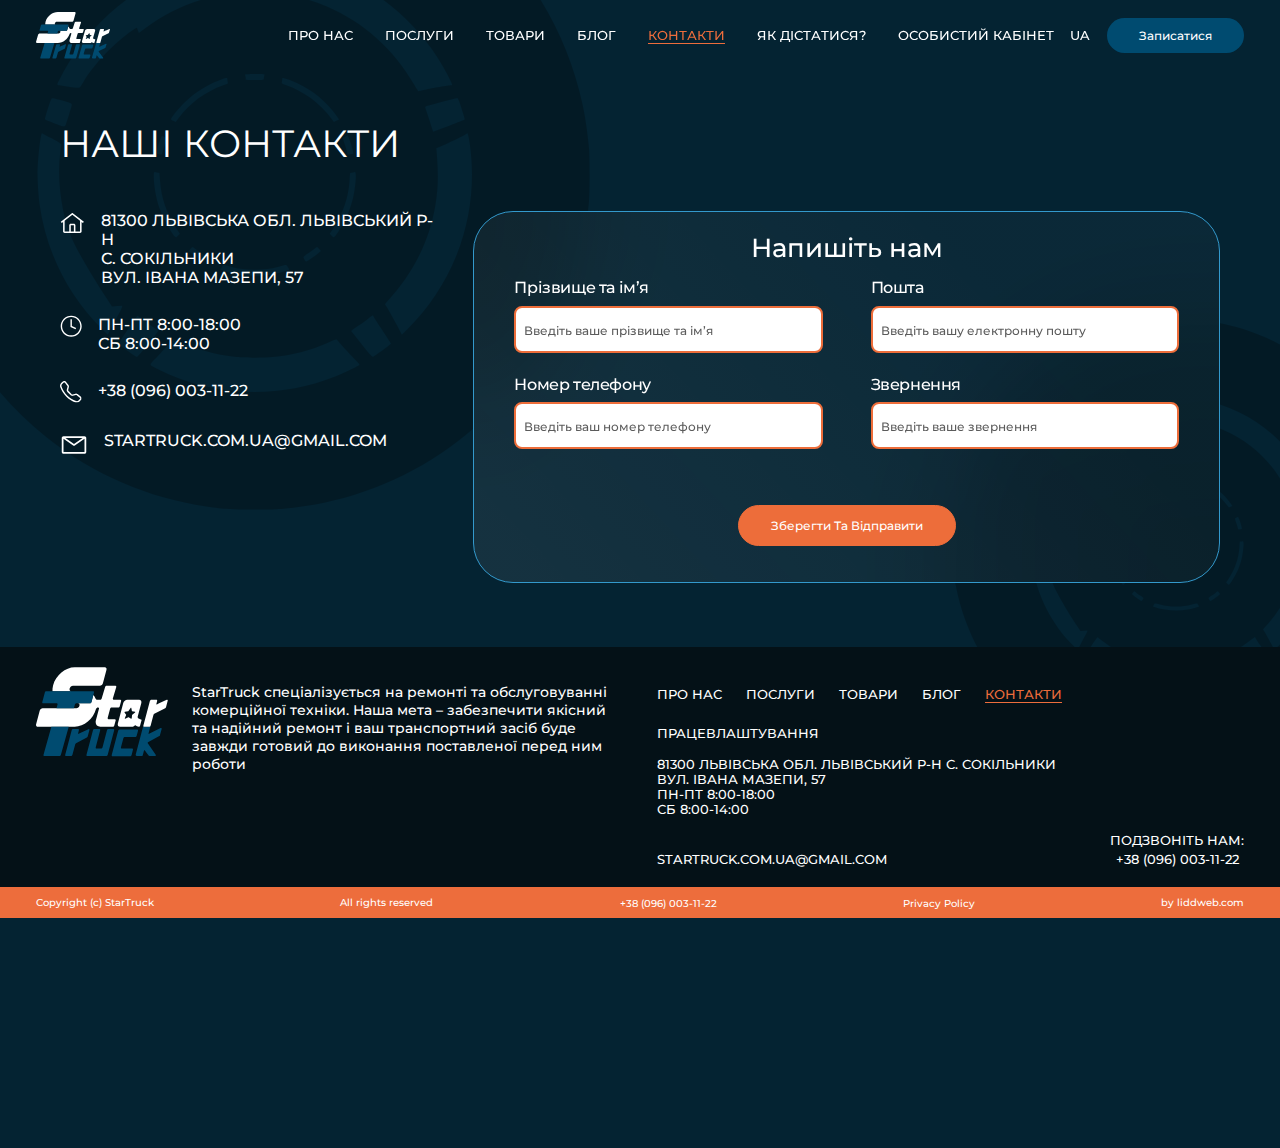
<file: contanct.html>
<!DOCTYPE html>
<html lang="en">

<head>
    <meta charset="UTF-8">
    <meta name="viewport" content="width=device-width, initial-scale=1.0">
    <link rel="icon" href="./img/logo.svg" type="image/x-icon">
    <!-- css -->
    <link rel="stylesheet" href="./css/style.css">
    <!-- fonts -->
    <link rel="preconnect" href="https://fonts.googleapis.com">
    <link rel="preconnect" href="https://fonts.gstatic.com" crossorigin>
    <link href="https://fonts.googleapis.com/css2?family=Montserrat:ital,wght@0,100..900;1,100..900&display=swap"
        rel="stylesheet">
    <!-- swiper -->

    <!-- treejs -->
    <title>StarTruck</title>
</head>

<body style="background: #042332;display: flex;
flex-direction: column;
justify-content: space-between;
height: 100vh;">
    <header>
        <div class="container_h">
            <div class="header__container">
                <div class="h__left">
                    <a href="./"><img loading="lazy" src="./img/logo.svg" alt="logo photo"></a>

                </div>
                <div class="h__center">
                    <ul class="header__list mob">
                        <li class="header__item">
                            <a href="./about-us.html" class="header__link ">про нас</a>
                        </li>
                        <li class="header__item">
                            <a href="./#serv" class="header__link ">Послуги</a>
                        </li>
                        <li class="header__item">
                            <a href="./product.html" class="header__link">товари</a>
                        </li>
                        <li class="header__item">
                            <a href="./blog.html" class="header__link">блог</a>
                        </li>
                        <li class="header__item">
                            <a href="./contanct.html" class="header__link no_active">контакти</a>
                        </li>
                        <li class="header__item">
                            <a href="./#map_sect" class="header__link">як дістатися?</a>
                        </li>
                        <li class="header__item">
                            <a href="./" class="header__link">Особистий кабінет</a>
                        </li>



                    </ul>
                    <div class="head_box">
                        <div class="header__item lang">
                            <a href="javascript:void(0)" class="header__link language-selector">UA</a>
                            <ul class="language-dropdown">
                                <li><a href="javascript:void(0)" class="language-option header__link"
                                        data-lang="PL">PL</a></li>
                                <li><a href="javascript:void(0)" class="language-option header__link"
                                        data-lang="EN">EN</a></li>
                            </ul>
                        </div>
                        <div class="burger">
                            <div class="burger__icon">
                                <div class="line1"></div>
                                <div class="line2"></div>
                                <div class="line3"></div>
                            </div>
                            <div class="burger__menu">
                                <div class="container">
                                    <ul class="header__list">
                                        <li class="header__item">
                                            <a href="./about-us.html" class="header__link">про нас</a>
                                        </li>
                                        <li class="header__item">
                                            <a href="./#serv" class="header__link">Послуги</a>
                                        </li>
                                        <li class="header__item">
                                            <a href="./product.html" class="header__link">товари</a>
                                        </li>
                                        <li class="header__item">
                                            <a href="./blog.html" class="header__link">блог</a>
                                        </li>
                                        <li class="header__item">
                                            <a href="./contanct.html" class="header__link no_active">контакти</a>
                                        </li>
                                        <li class="header__item">
                                            <a href="#map_sect" class="header__link">як дістатися?</a>
                                        </li>
                                        <li class="header__item">
                                            <a href="./" class="header__link">Особистий кабінет</a>
                                        </li>

                                        <li><a href="./" class="btn bottom">Записатися</a></li>
                                    </ul>

                                </div>
                            </div>
                        </div>

                    </div>
                    <a href="./" class="btn mob">Записатися</a>
                </div>

            </div>
            <div id="overlay" class="overlay_half"></div>
        </div>
    </header>
    <main>
        <section class="sect_work sect_contact">
            <svg xmlns="http://www.w3.org/2000/svg" class="bc_wheel wheel1" width="737" height="837"
                viewBox="0 0 737 837" fill="none">
                <path
                    d="M296.903 0.153076C281.982 0.938293 261.105 3.29395 247.689 5.6496C245.595 5.97675 242.323 6.56567 240.49 6.89282C232.572 8.26697 213.985 12.6511 203.972 15.5303C115.754 40.7881 38.791 93.6595 -16.3785 166.947C-47.2682 207.909 -70.3046 254.302 -84.5715 304.033C-87.4511 314.044 -91.8358 332.628 -93.2102 340.48C-93.5374 342.378 -94.1264 345.649 -94.4536 347.678C-96.0243 356.577 -97.7913 370.449 -99.1656 383.863C-100.278 394.987 -100.278 442.428 -99.1656 452.897C-96.4824 478.155 -95.8279 482.735 -92.4248 500.01C-73.5114 596.788 -19.9125 684.471 58.1626 746.569C116.212 792.701 185.452 822.67 257.964 833.008C281.524 836.411 290.752 837 318.5 837C342.911 837 347.819 836.738 366.602 834.644C435.514 827.054 504.296 800.553 561.298 759.721C655.473 692.323 717.121 591.03 733.352 477.108C734.071 472.004 734.922 464.806 736.166 452.57C737.278 441.511 737.278 396.23 736.166 384.518C734.202 363.775 731.715 347.154 728.247 330.861C717.187 279.364 696.834 231.204 667.645 187.231C627.005 126.115 571.639 77.0391 506.325 44.1907C487.608 34.8336 473.472 28.8135 454.69 22.4009C425.894 12.5203 393.696 5.2569 365.947 2.37781C362.02 1.98517 356.261 1.33081 353.186 1.00366C347.623 0.349304 305.018 -0.304993 296.903 0.153076ZM332.44 147.643C332.832 148.036 334.076 165.703 334.599 179.379L335.057 189.849H318.565L302.139 189.914V186.904C302.139 183.174 303.251 160.992 303.84 153.402C304.233 148.298 304.429 147.709 305.673 147.447C307.505 146.989 332.047 147.251 332.44 147.643ZM286.76 150.392C285.189 157.393 282.375 178.659 281.655 188.867L281.393 192.466L277.205 193.317C238.985 201.3 210.255 213.994 180.74 235.915L173.606 241.215L172.363 238.14C171.708 236.373 171.054 234.933 170.923 234.803C170.792 234.672 168.502 236.046 165.818 237.878C143.698 252.797 117.128 280.672 104.104 302.724C100.701 308.482 99.9815 309.333 98.0836 309.66C96.9056 309.922 91.5391 309.333 85.6492 308.351C80.021 307.435 74.5891 306.585 73.6074 306.519C72.5603 306.454 71.775 305.996 71.775 305.538C71.775 304.164 80.0864 288.197 85.5183 279.167C126.879 210.526 197.101 162.759 274.325 150.653C277.925 150.13 281.589 149.541 282.506 149.41C286.563 148.756 287.152 148.887 286.76 150.392ZM366.274 151.308C439.245 163.937 505.802 208.236 546.508 271.25C554.361 283.421 565.225 303.509 565.225 305.93C565.225 306.323 564.505 306.65 563.654 306.65C561.168 306.65 540.16 310.315 531.456 312.212C527.202 313.194 523.406 314.044 523.079 314.044C522.817 314.11 520.461 310.642 517.974 306.323C491.927 261.304 454.559 227.867 407.897 207.843C393.957 201.889 374.782 196.065 360.254 193.448L355.934 192.663L355.476 188.017C354.298 175.061 351.353 154.318 350.11 149.999C349.782 148.887 350.044 148.821 353.251 149.279C355.214 149.475 361.039 150.457 366.274 151.308ZM327.793 292.647L330.738 293.04L330.149 295.722C329.822 297.162 329.691 298.732 329.887 299.191C330.149 299.779 327.531 299.976 318.5 299.976C309.469 299.976 306.851 299.779 307.113 299.191C307.309 298.732 307.178 297.162 306.851 295.657L306.197 292.974L308.618 292.712C312.806 292.254 324.783 292.254 327.793 292.647ZM284.338 299.91C284.469 301.284 284.665 302.855 284.862 303.444C285.058 304.294 283.815 304.949 279.103 306.65C257.113 314.437 237.349 328.898 223.409 347.416L219.679 352.389L216.472 350.95C212.742 349.248 212.677 349.51 218.239 341.985C222.951 335.703 232.375 325.953 238.658 320.849C249.587 312.081 264.443 303.706 276.616 299.452C283.945 296.966 284.142 296.966 284.338 299.91ZM362.937 300.434C383.355 308.155 401.942 321.438 415.619 337.993C419.808 343.097 424.193 349.183 423.734 349.379C423.669 349.51 422.164 350.164 420.462 350.95L417.386 352.389L413.591 347.416C399.651 328.898 379.887 314.437 357.963 306.65C352.531 304.753 351.942 304.36 352.204 303.117C352.4 302.397 352.662 300.761 352.727 299.583C352.858 297.489 352.924 297.424 355.018 297.816C356.196 298.013 359.795 299.19 362.937 300.434ZM77.9922 325.692C84.0785 327.328 88.2669 328.767 89.0523 329.552C90.3611 330.796 90.2957 330.926 86.5654 342.443C84.4712 348.856 82.5733 354.81 82.3115 355.726C81.3298 359.063 79.4319 358.867 67.5211 354.156C61.4348 351.735 56.3301 349.641 56.1992 349.51C55.6102 348.921 61.1075 330.992 63.7253 324.841C64.9033 321.962 63.4635 321.896 77.9922 325.692ZM574.387 327.72C576.22 332.628 580.932 347.874 580.932 349.117C580.932 349.706 575.762 351.8 555.736 359.391L541.338 364.822L539.833 359.783C539.047 357.035 536.888 350.295 535.055 344.93C533.223 339.498 531.587 334.656 531.456 334.133C531.194 333.413 532.503 332.759 536.888 331.581C556.783 326.15 570.919 322.42 571.573 322.42C571.966 322.354 573.275 324.776 574.387 327.72ZM63.2672 372.347C68.83 375.16 74.131 378.171 74.9817 379.021L76.6178 380.526L75.4398 389.229C72.4949 411.608 73.7383 436.996 79.0393 463.301C83.6204 486.007 89.3795 499.879 106.788 530.11C114.248 543.132 125.832 561.781 134.143 574.213L139.968 582.982L146.381 582.589L152.795 582.196L152.664 583.767C152.533 584.618 150.897 588.086 148.934 591.423C147.036 594.76 143.044 602.22 140.099 607.978L134.732 618.382L127.73 611.577C85.5837 570.222 57.8353 515.06 49.5239 455.842C48.215 446.681 46.9061 428.032 46.9061 418.544C46.9061 400.026 50.9637 364.036 52.7307 366.654C52.927 367.047 57.7044 369.598 63.2672 372.347ZM587.083 378.629C594.086 426.331 588.327 475.145 570.526 519.444C556.783 553.798 535.186 586.188 509.27 611.577L502.333 618.382L496.574 607.324C490.619 595.807 482.373 581.477 481.26 580.691C480.867 580.495 482.307 578.467 484.467 576.111C516.142 542.478 536.953 500.795 544.217 456.496C547.751 434.837 548.144 419.394 545.854 390.734L545.395 385.434L553.511 381.9C564.636 377.124 583.811 367.505 584.138 366.589C584.662 365.411 585.905 370.645 587.083 378.629ZM205.609 371.103C207.048 371.823 208.357 372.412 208.488 372.543C208.619 372.608 207.506 376.338 206.001 380.788C204.561 385.303 203.318 389.229 203.318 389.622C203.318 390.014 203.056 391.061 202.729 391.912C202.14 393.417 201.944 393.482 198.802 392.828C196.577 392.435 195.465 391.846 195.465 391.257C195.465 390.145 197.166 383.078 198.082 380.592C200.177 374.637 202.271 369.468 202.598 369.599C202.794 369.729 204.169 370.384 205.609 371.103ZM436.496 373.852C438.983 380.461 440.75 386.088 441.208 389.294L441.666 392.174L438.263 392.828C434.991 393.482 434.86 393.482 434.271 391.912C433.944 391.061 433.682 390.014 433.682 389.622C433.682 389.229 432.439 385.237 430.933 380.722C429.428 376.207 428.512 372.412 428.839 372.281C429.166 372.15 430.475 371.496 431.719 370.842C432.962 370.122 434.206 369.599 434.402 369.533C434.598 369.468 435.58 371.431 436.496 373.852ZM197.821 415.926C198.671 415.926 199.391 416.123 199.391 416.384C199.391 416.712 199.719 421.03 200.046 426.003C201.616 447.531 207.965 466.18 219.941 484.633L224.849 492.158L222.493 494.579C220.203 496.869 220.006 497 218.894 495.953C214.378 491.831 202.598 470.041 198.802 458.786C195.072 447.662 192.258 431.5 192.192 421.03C192.192 415.272 192.52 414.552 194.614 415.337C195.465 415.665 196.904 415.926 197.821 415.926ZM444.808 420.834C444.742 426.919 443.237 439.09 441.601 446.354C438.067 461.927 432.046 475.865 422.884 489.541C417.517 497.524 417.386 497.589 414.507 494.579L412.151 492.158L417.059 484.633C429.035 466.18 435.384 447.531 436.954 426.003C437.281 421.03 437.609 416.712 437.609 416.384C437.609 416.123 438.394 415.926 439.441 415.861C440.423 415.861 441.797 415.599 442.517 415.337C444.349 414.552 444.808 415.599 444.808 420.834ZM244.352 511.33C246.053 512.705 249.391 515.126 251.747 516.696C258.684 521.277 258.422 520.884 256.524 524.287C255.477 526.184 254.561 527.1 253.972 526.904C252.074 526.184 242.127 519.248 239.116 516.565L235.975 513.752L238.004 511.265C239.116 509.956 240.294 508.844 240.621 508.844C240.883 508.844 242.585 509.956 244.352 511.33ZM398.997 511.265L401.156 513.686L397.949 516.5C394.677 519.379 385.057 526.119 383.159 526.839C382.439 527.166 381.654 526.446 380.476 524.287C378.578 520.884 378.316 521.277 385.253 516.696C387.609 515.126 390.947 512.705 392.648 511.33C394.415 509.956 396.052 508.844 396.379 508.844C396.641 508.844 397.884 509.956 398.997 511.265ZM288.723 533.317C298.801 535.999 307.309 537.112 318.5 537.112C329.691 537.112 338.199 535.999 348.277 533.317C358.683 530.568 357.963 530.503 359.926 533.971L361.628 536.981L359.206 538.028C356.589 539.075 346.707 541.692 340.751 542.805C320.398 546.665 295.333 544.571 276.812 537.57L275.372 537.046L277.074 533.971C279.037 530.503 278.252 530.568 288.723 533.317ZM466.273 594.367C466.208 594.695 470.462 601.369 475.697 609.287C480.933 617.204 485.972 625.056 486.954 626.692L488.721 629.768L485.252 632.647C481.391 635.853 469.611 644.294 467.059 645.603C465.619 646.388 465.292 646.257 463.263 643.902C460.056 640.237 449.061 626.627 443.63 619.625L438.918 613.605L441.077 612.035C442.19 611.184 445.658 608.763 448.734 606.669C451.81 604.575 456.915 600.845 460.056 598.359C465.881 593.909 466.535 593.517 466.273 594.367ZM176.813 598.228C179.365 600.191 185.059 604.379 189.575 607.454C194.09 610.595 197.886 613.213 197.952 613.278C198.606 613.736 172.167 646.257 171.185 646.257C169.811 646.257 151.159 632.843 149.065 630.357C148.476 629.637 149.785 627.15 155.478 618.251C163.79 605.23 171.119 594.564 171.774 594.564C172.036 594.564 174.326 596.2 176.813 598.228ZM220.203 625.253C239.705 635.199 270.137 643.64 295.922 646.323C306 647.37 331 647.37 340.751 646.388C364.769 643.836 388.198 637.816 408.486 628.917C421.378 623.29 420.266 623.551 422.36 626.038C426.483 631.076 434.925 640.303 442.255 647.762C449.258 655.026 449.912 655.811 448.865 656.596C446.575 658.428 427.792 667.262 418.303 670.992C346.248 699.521 265.425 695.857 196.119 660.98C185.583 655.614 185.517 657.316 196.774 645.603C202.14 640.041 208.684 632.909 211.302 629.768C213.92 626.627 216.472 624.075 216.93 624.075C217.389 624.009 218.828 624.598 220.203 625.253Z"
                    fill="black" fill-opacity="0.25" />
            </svg>
            <svg xmlns="http://www.w3.org/2000/svg" class="bc_wheel wheel2" width="410" height="560"
                viewBox="0 0 410 560" fill="none">
                <path
                    d="M265.551 0.102417C255.567 0.627747 241.6 2.2038 232.624 3.77991C231.222 3.99878 229.033 4.39282 227.807 4.61169C222.509 5.53107 210.074 8.46429 203.375 10.3906C144.351 27.2896 92.859 62.6635 55.9475 111.697C35.2805 139.103 19.8679 170.142 10.3225 203.415C8.39595 210.113 5.46229 222.547 4.54279 227.8C4.32386 229.07 3.92979 231.259 3.71086 232.616C2.65999 238.57 1.47777 247.851 0.55827 256.826C-0.18609 264.269 -0.18609 296.009 0.55827 303.014C2.35349 319.913 2.79135 322.977 5.06822 334.535C17.7223 399.285 53.583 457.95 105.82 499.497C144.658 530.361 190.983 550.412 239.498 557.329C255.261 559.606 261.435 560 280 560C296.332 560 299.616 559.825 312.183 558.424C358.289 553.345 404.308 535.615 442.446 508.296C505.454 463.203 546.7 395.432 557.559 319.212C558.041 315.797 558.61 310.981 559.442 302.795C560.186 295.396 560.186 265.1 559.442 257.264C558.128 243.386 556.464 232.266 554.144 221.365C546.744 186.91 533.126 154.688 513.598 125.268C486.407 84.3782 449.364 51.5435 405.666 29.5661C393.143 23.3056 383.685 19.2779 371.118 14.9875C351.853 8.37677 330.31 3.51715 311.745 1.59088C309.118 1.32819 305.264 0.890381 303.207 0.671509C299.485 0.233704 270.98 -0.204041 265.551 0.102417ZM289.326 98.7817C289.589 99.0443 290.421 110.865 290.771 120.015L291.078 127.02H280.044L269.053 127.063V125.049C269.053 122.554 269.798 107.713 270.192 102.634C270.455 99.2195 270.586 98.8254 271.418 98.6503C272.644 98.3439 289.064 98.519 289.326 98.7817ZM258.764 100.62C257.713 105.305 255.83 119.533 255.349 126.363L255.173 128.771L252.371 129.34C226.8 134.681 207.578 143.174 187.831 157.84L183.058 161.387L182.226 159.329C181.788 158.147 181.35 157.184 181.263 157.096C181.175 157.009 179.643 157.928 177.847 159.154C163.048 169.136 145.271 187.786 136.557 202.539C134.28 206.392 133.799 206.961 132.529 207.18C131.741 207.355 128.15 206.961 124.21 206.304C120.444 205.692 116.81 205.122 116.153 205.079C115.453 205.035 114.927 204.728 114.927 204.422C114.927 203.503 120.488 192.82 124.122 186.779C151.795 140.854 198.777 108.895 250.444 100.796C252.853 100.445 255.305 100.051 255.918 99.9637C258.632 99.5259 259.027 99.6135 258.764 100.62ZM311.964 101.233C360.785 109.683 405.315 139.322 432.55 181.481C437.804 189.624 445.073 203.065 445.073 204.685C445.073 204.947 444.591 205.166 444.022 205.166C442.358 205.166 428.303 207.618 422.479 208.887C419.633 209.544 417.094 210.113 416.875 210.113C416.7 210.157 415.123 207.837 413.459 204.947C396.033 174.827 371.031 152.455 339.812 139.059C330.485 135.075 317.656 131.179 307.935 129.427L305.046 128.902L304.739 125.794C303.951 117.125 301.981 103.247 301.149 100.358C300.93 99.6135 301.105 99.5697 303.25 99.8762C304.564 100.007 308.461 100.664 311.964 101.233ZM286.218 195.797L288.188 196.06L287.794 197.855C287.575 198.818 287.487 199.869 287.619 200.175C287.794 200.569 286.042 200.701 280 200.701C273.958 200.701 272.206 200.569 272.381 200.175C272.513 199.869 272.425 198.818 272.206 197.811L271.768 196.016L273.388 195.841C276.191 195.535 284.203 195.535 286.218 195.797ZM257.144 200.657C257.231 201.576 257.363 202.627 257.494 203.021C257.625 203.59 256.793 204.028 253.641 205.166C238.929 210.376 225.705 220.051 216.379 232.441L213.883 235.768L211.738 234.805C209.242 233.667 209.198 233.842 212.92 228.807C216.073 224.604 222.378 218.081 226.581 214.666C233.893 208.8 243.833 203.196 251.977 200.35C256.881 198.687 257.012 198.687 257.144 200.657ZM309.731 201.007C323.392 206.173 335.827 215.06 344.978 226.137C347.781 229.551 350.714 233.623 350.408 233.754C350.364 233.842 349.357 234.28 348.218 234.805L346.161 235.768L343.621 232.441C334.295 220.051 321.071 210.376 306.403 205.166C302.769 203.897 302.375 203.634 302.55 202.802C302.681 202.32 302.856 201.226 302.9 200.438C302.988 199.037 303.031 198.993 304.433 199.256C305.221 199.387 307.629 200.175 309.731 201.007ZM119.087 217.906C123.159 219 125.961 219.964 126.487 220.489C127.362 221.321 127.319 221.408 124.823 229.114C123.422 233.404 122.152 237.388 121.977 238.001C121.32 240.234 120.05 240.102 112.081 236.95C108.009 235.33 104.594 233.929 104.506 233.842C104.112 233.448 107.79 221.452 109.541 217.337C110.33 215.411 109.366 215.367 119.087 217.906ZM451.203 219.263C452.429 222.547 455.582 232.747 455.582 233.579C455.582 233.973 452.122 235.374 438.724 240.453L429.091 244.086L428.084 240.715C427.559 238.876 426.114 234.367 424.888 230.777C423.662 227.144 422.567 223.904 422.479 223.554C422.304 223.072 423.18 222.634 426.114 221.846C439.425 218.212 448.882 215.717 449.32 215.717C449.583 215.673 450.459 217.293 451.203 219.263ZM109.235 249.121C112.957 251.003 116.503 253.017 117.073 253.586L118.167 254.593L117.379 260.416C115.409 275.389 116.241 292.375 119.787 309.975C122.852 325.166 126.705 334.447 138.353 354.674C143.344 363.386 151.094 375.863 156.655 384.181L160.552 390.048L164.843 389.785L169.134 389.522L169.046 390.573C168.959 391.142 167.864 393.462 166.551 395.695C165.281 397.928 162.61 402.919 160.64 406.771L157.049 413.732L152.364 409.179C124.166 381.51 105.601 344.604 100.04 304.984C99.1642 298.855 98.2884 286.377 98.2884 280.029C98.2884 267.64 101.003 243.561 102.185 245.312C102.317 245.575 105.513 247.282 109.235 249.121ZM459.697 253.324C464.382 285.239 460.529 317.899 448.62 347.537C439.424 370.522 424.975 392.193 407.636 409.179L402.995 413.732L399.141 406.334C395.157 398.628 389.64 389.041 388.896 388.515C388.633 388.384 389.596 387.027 391.041 385.451C412.233 362.948 426.157 335.06 431.018 305.421C433.382 290.93 433.645 280.598 432.112 261.423L431.806 257.877L437.235 255.513C444.679 252.317 457.508 245.881 457.727 245.268C458.077 244.48 458.909 247.983 459.697 253.324ZM204.469 248.289C205.433 248.771 206.308 249.165 206.396 249.252C206.483 249.296 205.739 251.791 204.732 254.768C203.769 257.789 202.937 260.416 202.937 260.679C202.937 260.941 202.762 261.642 202.543 262.211C202.149 263.218 202.017 263.262 199.916 262.824C198.427 262.561 197.682 262.167 197.682 261.773C197.682 261.029 198.821 256.301 199.434 254.637C200.835 250.653 202.236 247.195 202.455 247.282C202.586 247.37 203.506 247.807 204.469 248.289ZM358.946 250.128C360.61 254.55 361.792 258.315 362.099 260.46L362.405 262.386L360.128 262.824C357.939 263.262 357.851 263.262 357.457 262.211C357.238 261.642 357.063 260.941 357.063 260.679C357.063 260.416 356.231 257.745 355.224 254.725C354.217 251.704 353.604 249.165 353.823 249.077C354.042 248.99 354.918 248.552 355.75 248.114C356.582 247.632 357.414 247.282 357.545 247.238C357.676 247.195 358.333 248.508 358.946 250.128ZM199.259 278.278C199.828 278.278 200.31 278.409 200.31 278.585C200.31 278.803 200.529 281.693 200.747 285.02C201.798 299.424 206.046 311.901 214.058 324.247L217.342 329.281L215.766 330.901C214.234 332.434 214.102 332.521 213.358 331.821C210.337 329.062 202.455 314.484 199.916 306.954C197.42 299.511 195.537 288.698 195.493 281.693C195.493 277.84 195.712 277.359 197.113 277.884C197.682 278.103 198.646 278.278 199.259 278.278ZM364.507 281.562C364.463 285.633 363.456 293.776 362.361 298.636C359.997 309.055 355.969 318.38 349.839 327.53C346.248 332.871 346.16 332.915 344.234 330.901L342.658 329.281L345.942 324.247C353.954 311.901 358.202 299.424 359.253 285.02C359.471 281.693 359.69 278.803 359.69 278.585C359.69 278.409 360.216 278.278 360.916 278.234C361.573 278.234 362.493 278.059 362.974 277.884C364.2 277.359 364.507 278.059 364.507 281.562ZM230.391 342.109C231.529 343.028 233.762 344.648 235.338 345.699C239.98 348.763 239.805 348.501 238.535 350.777C237.834 352.047 237.221 352.66 236.827 352.528C235.557 352.047 228.902 347.406 226.888 345.611L224.786 343.729L226.143 342.065C226.888 341.189 227.676 340.445 227.895 340.445C228.07 340.445 229.208 341.189 230.391 342.109ZM333.857 342.065L335.302 343.685L333.156 345.567C330.967 347.494 324.53 352.003 323.26 352.485C322.779 352.703 322.253 352.222 321.465 350.777C320.195 348.501 320.02 348.763 324.662 345.699C326.238 344.648 328.471 343.028 329.609 342.109C330.792 341.189 331.886 340.445 332.105 340.445C332.28 340.445 333.112 341.189 333.857 342.065ZM260.077 356.819C266.82 358.614 272.513 359.358 280 359.358C287.487 359.358 293.18 358.614 299.923 356.819C306.885 354.98 306.403 354.936 307.716 357.257L308.855 359.27L307.235 359.971C305.483 360.671 298.872 362.423 294.887 363.167C281.27 365.75 264.5 364.349 252.108 359.664L251.145 359.314L252.283 357.257C253.597 354.936 253.072 354.98 260.077 356.819ZM378.869 397.665C378.825 397.884 381.671 402.35 385.174 407.647C388.677 412.944 392.048 418.198 392.705 419.292L393.887 421.35L391.566 423.276C388.983 425.421 381.102 431.069 379.394 431.945C378.431 432.47 378.212 432.382 376.854 430.806C374.709 428.355 367.353 419.249 363.719 414.564L360.566 410.536L362.011 409.486C362.755 408.917 365.076 407.297 367.134 405.896C369.192 404.495 372.607 401.999 374.709 400.336C378.606 397.359 379.044 397.096 378.869 397.665ZM185.203 400.248C186.911 401.562 190.721 404.363 193.742 406.421C196.763 408.523 199.303 410.274 199.346 410.317C199.784 410.624 182.095 432.382 181.438 432.382C180.518 432.382 168.039 423.408 166.638 421.744C166.244 421.262 167.12 419.599 170.929 413.645C176.49 404.933 181.394 397.796 181.832 397.796C182.007 397.796 183.54 398.891 185.203 400.248ZM214.234 418.329C227.282 424.984 247.642 430.631 264.894 432.426C271.637 433.127 288.363 433.127 294.887 432.47C310.957 430.763 326.632 426.735 340.206 420.781C348.831 417.016 348.087 417.191 349.488 418.854C352.247 422.226 357.895 428.398 362.799 433.389C367.484 438.249 367.922 438.774 367.222 439.3C365.689 440.525 353.122 446.436 346.773 448.931C298.565 468.019 244.49 465.567 198.12 442.233C191.071 438.643 191.027 439.781 198.558 431.945C202.149 428.223 206.527 423.451 208.279 421.35C210.03 419.249 211.738 417.541 212.044 417.541C212.351 417.497 213.314 417.891 214.234 418.329Z"
                    fill="black" fill-opacity="0.25" />
            </svg>
            <div class="container">
                <h2>наші контакти</h2>
                <div class="grid2">
                    <ul class="left">
                        <li>
                            <svg xmlns="http://www.w3.org/2000/svg" width="32" height="32" viewBox="0 0 32 32"
                                fill="none">
                                <g clip-path="url(#clip0_602_2074)">
                                    <path
                                        d="M16.6123 2.21374C16.4348 2.07523 16.2161 2 15.9909 2C15.7658 2 15.5471 2.07523 15.3696 2.21374L1 13.4193L2.2427 14.991L4 13.6208V25.9999C4.00108 26.53 4.21215 27.0381 4.58698 27.413C4.96182 27.7878 5.4699 27.9989 6 27.9999H26C26.5301 27.999 27.0383 27.7879 27.4131 27.4131C27.788 27.0382 27.999 26.5301 28 25.9999V13.6299L29.7573 14.9999L31 13.4281L16.6123 2.21374ZM18 25.9999H14V17.9999H18V25.9999ZM20 25.9999V17.9999C19.9994 17.4697 19.7885 16.9613 19.4135 16.5864C19.0386 16.2115 18.5302 16.0006 18 15.9999H14C13.4697 16.0005 12.9613 16.2114 12.5864 16.5863C12.2114 16.9613 12.0005 17.4697 12 17.9999V25.9999H6V12.0614L16 4.27144L26 12.0719V25.9999H20Z"
                                        fill="white" />
                                </g>
                                <defs>
                                    <clipPath id="clip0_602_2074">
                                        <rect width="32" height="32" fill="white" />
                                    </clipPath>
                                </defs>
                            </svg>
                            <p>
                                81300 Львівська обл. Львівський р-н <br> с. Сокільники <br>
                                вул. івана мазепи, 57
                            </p>
                        </li>
                        <li>
                            <svg xmlns="http://www.w3.org/2000/svg" width="28" height="28" viewBox="0 0 28 28"
                                fill="none">
                                <g clip-path="url(#clip0_602_2077)">
                                    <mask id="mask0_602_2077" style="mask-type:luminance" maskUnits="userSpaceOnUse"
                                        x="0" y="0" width="28" height="28">
                                        <path d="M28 0H0V28H28V0Z" fill="white" />
                                    </mask>
                                    <g mask="url(#mask0_602_2077)">
                                        <path
                                            d="M14.8486 5.22266H13.0986V14.9631L19.4213 17.9681L20.1725 16.3875L14.8486 13.8572V5.22266Z"
                                            fill="white" />
                                        <path
                                            d="M14 0.875C6.75128 0.875 0.875 6.75128 0.875 14C0.875 21.2487 6.75128 27.125 14 27.125C21.2487 27.125 27.125 21.2487 27.125 14C27.125 6.75128 21.2487 0.875 14 0.875ZM14 25.375C7.71777 25.375 2.625 20.2823 2.625 14C2.625 7.71777 7.71777 2.625 14 2.625C20.2823 2.625 25.375 7.71777 25.375 14C25.375 20.2823 20.2823 25.375 14 25.375Z"
                                            fill="white" />
                                    </g>
                                </g>
                                <defs>
                                    <clipPath id="clip0_602_2077">
                                        <rect width="28" height="28" fill="white" />
                                    </clipPath>
                                </defs>
                            </svg>
                            <p>Пн-Пт 8:00-18:00 <br>Сб 8:00-14:00</p>
                        </li>
                        <li>
                            <svg xmlns="http://www.w3.org/2000/svg" width="27" height="27" viewBox="0 0 27 27"
                                fill="none">
                                <g clip-path="url(#clip0_602_2086)">
                                    <path
                                        d="M6.16594 2.24101C6.06632 2.11286 5.94058 2.00738 5.79706 1.93156C5.65354 1.85575 5.49553 1.81134 5.33353 1.80128C5.17153 1.79123 5.00924 1.81576 4.85745 1.87324C4.70566 1.93073 4.56783 2.01985 4.45313 2.1347L2.70826 3.88126C1.89319 4.69801 1.59282 5.85395 1.94888 6.86813C3.42836 11.0651 5.83208 14.876 8.98238 18.0191C12.1255 21.1694 15.9364 23.5732 20.1334 25.0526C21.1476 25.4087 22.3035 25.1083 23.1203 24.2933L24.8651 22.5484C24.98 22.4337 25.0691 22.2959 25.1266 22.1441C25.1841 21.9923 25.2086 21.83 25.1985 21.668C25.1885 21.506 25.1441 21.348 25.0683 21.2045C24.9924 21.0609 24.887 20.9352 24.7588 20.8356L20.8658 17.8082C20.7287 17.7022 20.5695 17.6287 20.4 17.593C20.2305 17.5574 20.0551 17.5605 19.887 17.6023L16.1914 18.5254C15.698 18.6478 15.1815 18.6409 14.6916 18.5052C14.2017 18.3695 13.7552 18.1097 13.3952 17.7508L9.25069 13.6046C8.89156 13.2448 8.63141 12.7983 8.49542 12.3085C8.35943 11.8186 8.3522 11.3019 8.47444 10.8084L9.39919 7.11282C9.44097 6.94472 9.44416 6.76934 9.4085 6.59984C9.37285 6.43033 9.29928 6.2711 9.19332 6.13407L6.16594 2.24101ZM3.17907 0.862322C3.47437 0.566924 3.82914 0.33773 4.21982 0.189957C4.61049 0.0421837 5.02813 -0.020786 5.44501 0.00522903C5.86189 0.031244 6.26846 0.145648 6.63774 0.340845C7.00701 0.536042 7.33053 0.807565 7.58682 1.13738L10.6142 5.02876C11.1694 5.74257 11.3651 6.67238 11.1458 7.54988L10.2227 11.2455C10.1753 11.4369 10.178 11.6374 10.2307 11.8274C10.2833 12.0175 10.384 12.1908 10.5231 12.3306L14.6693 16.4768C14.8092 16.6161 14.9828 16.717 15.1732 16.7696C15.3636 16.8222 15.5643 16.8248 15.756 16.7771L19.4499 15.8541C19.883 15.7464 20.3349 15.7383 20.7715 15.8304C21.2082 15.9225 21.6183 16.1123 21.9711 16.3856L25.8624 19.413C27.2614 20.5014 27.3896 22.5686 26.1375 23.8191L24.3926 25.5639C23.1439 26.8127 21.2775 27.3611 19.5377 26.7486C15.0838 25.1836 11.0404 22.634 7.70832 19.2898C4.36432 15.9583 1.81481 11.9154 0.249568 7.46213C-0.361307 5.72401 0.187131 3.85595 1.43588 2.6072L3.17907 0.862322Z"
                                        fill="white" />
                                </g>
                                <defs>
                                    <clipPath id="clip0_602_2086">
                                        <rect width="27" height="27" fill="white" />
                                    </clipPath>
                                </defs>
                            </svg>
                            <a href="tel:+0960031122">+38 (096) 003-11-22</a>
                        </li>
                        <li>
                            <svg xmlns="http://www.w3.org/2000/svg" width="35" height="35" viewBox="0 0 35 35"
                                fill="none">
                                <g clip-path="url(#clip0_602_2088)">
                                    <path
                                        d="M30.625 6.5625H4.375C3.79484 6.5625 3.23844 6.79297 2.8282 7.2032C2.41797 7.61344 2.1875 8.16984 2.1875 8.75V26.25C2.1875 26.8302 2.41797 27.3866 2.8282 27.7968C3.23844 28.207 3.79484 28.4375 4.375 28.4375H30.625C31.2052 28.4375 31.7616 28.207 32.1718 27.7968C32.582 27.3866 32.8125 26.8302 32.8125 26.25V8.75C32.8125 8.16984 32.582 7.61344 32.1718 7.2032C31.7616 6.79297 31.2052 6.5625 30.625 6.5625ZM28.2188 8.75L17.5 16.1656L6.78125 8.75H28.2188ZM4.375 26.25V9.74531L16.8766 18.3969C17.0597 18.5239 17.2772 18.592 17.5 18.592C17.7228 18.592 17.9403 18.5239 18.1234 18.3969L30.625 9.74531V26.25H4.375Z"
                                        fill="white" />
                                </g>
                                <defs>
                                    <clipPath id="clip0_602_2088">
                                        <rect width="35" height="35" fill="white" />
                                    </clipPath>
                                </defs>
                            </svg>
                            <a href="mailto:startruck.com.ua@gmail.com">startruck.com.ua@gmail.com</a>
                        </li>
                    </ul>
                    <div class="right">
                        <form action="" class=" form_contact" id="form_contact">
                            <h3>Напишіть нам</h3>
                            <div class="box">
                                <div class="input">
                                    <label for="name">Прізвище та ім’я</label>
                                    <input type="text" required placeholder="Введіть ваше прізвище та ім’я">
                                </div>
                                <div class="input">
                                    <label for="name">Пошта</label>
                                    <input type="email" required placeholder="Введіть вашу електронну пошту">
                                </div>
                            </div>
                            <div class="box">
                                <div class="input">
                                    <label for="name">Номер телефону</label>
                                    <input type="tel" required placeholder="Введіть ваш номер телефону">
                                </div>
                                <div class="input">
                                    <label for="name">Звернення</label>
                                    <input type="text" required placeholder="Введіть ваше звернення">
                                </div>
                            </div>
                            <button class="sub_work btn" type="submit">Зберегти та відправити</button>
                        </form>
                    </div>
                </div>
            </div>
        </section>
    </main>
    <footer>
        <div class="container_h">
            <div class="footer">
                <div class="footer_l">
                    <a href="./">
                        <svg xmlns="http://www.w3.org/2000/svg" width="165" height="112" viewBox="0 0 165 112"
                            fill="none">
                            <path
                                d="M20.6168 30.4568C20.4396 28.0808 20.6784 25.5189 21.3849 22.8495C23.0268 16.6437 26.8745 11.0246 31.7733 6.95902C36.6696 2.89079 42.6146 0.375977 48.4464 0.375977H86.0366C87.6416 0.375977 88.5771 1.76174 88.1241 3.46972L83.6414 20.4237C83.1909 22.1317 81.5218 23.5175 79.9168 23.5175H46.2235C44.419 23.5175 42.5432 25.0761 42.0361 26.9963C41.5561 28.8038 42.4595 30.2865 44.067 30.4568H20.6168Z"
                                fill="white" />
                            <path
                                d="M106.417 42.4888L104.709 48.9566C104.477 49.8237 103.63 50.5284 102.816 50.5284H94.5664C93.7467 50.5284 92.8949 51.2357 92.6635 52.108L89.6381 63.5478C89.4017 64.4463 89.8941 65.1719 90.736 65.1719H98.5199C99.3372 65.1719 99.8123 65.8766 99.5834 66.7489L97.8749 73.2062C97.646 74.0785 96.7967 74.7832 95.977 74.7832H80.3279C76.1233 74.7832 73.6739 71.1577 74.858 66.6834L78.7106 52.108C78.942 51.2357 78.4644 50.5284 77.6447 50.5284H77.4797C76.3227 50.5284 75.3183 51.3588 75.0057 52.5455C75.0032 52.5507 75.0032 52.5585 75.0008 52.5638C73.3884 58.6648 69.6047 64.1869 64.7921 68.1818C59.977 72.1793 54.1329 74.6522 48.4021 74.6522H2.2279C0.622873 74.6522 -0.312574 73.2665 0.14038 71.5585L4.62314 54.6045C5.07363 52.8965 6.74267 51.5107 8.3477 51.5107H50.625C52.23 51.5107 53.8991 50.1249 54.3495 48.417C54.4259 48.1262 54.4628 47.8433 54.4628 47.5761C54.4628 46.3449 53.6824 45.4228 52.4639 45.3311H67.4187C68.2508 45.3311 69.1124 44.6159 69.3462 43.7331L71.611 35.1487C72.7557 36.3642 73.6887 37.7893 74.3829 39.3794C74.7965 40.3277 75.7073 40.9171 76.692 40.9171H80.1851C81.0049 40.9171 81.8566 40.2098 82.088 39.3375L86.4058 25.1157C86.6372 24.2355 87.4964 23.5229 88.3211 23.5229H99.283C100.108 23.5229 100.59 24.2355 100.359 25.1157L96.041 39.3375C95.8096 40.2098 96.2871 40.9171 97.1069 40.9171H105.356C106.171 40.9171 106.648 41.6217 106.417 42.4888Z"
                                fill="white" />
                            <path
                                d="M66.786 78.6731L64.6025 86.93C64.4646 87.4487 64.0979 87.9334 63.6178 88.2267L50.044 95.1844C49.5664 95.4778 49.1972 95.9624 49.0593 96.4811L45.5415 109.791C45.3101 110.669 44.451 111.381 43.6263 111.381H37.5828C36.7582 111.381 36.2757 110.669 36.5095 109.791L44.5938 79.2153C44.8252 78.3378 45.6843 77.6253 46.509 77.6253H52.5525C53.3771 77.6253 53.8596 78.3378 53.6258 79.2153L52.6017 83.0871C52.4909 83.5089 52.8577 83.7656 53.254 83.5429C56.1564 81.8978 62.6085 79.4328 65.5109 77.785C66.2838 77.3476 67.0027 77.8505 66.786 78.6731Z"
                                fill="#004B70" />
                            <path
                                d="M97.7543 79.1999L89.6627 109.805C89.4338 110.674 88.5845 111.379 87.7647 111.379H64.1792C63.3619 111.379 62.8843 110.674 63.1157 109.805L71.2073 79.1999C71.4363 78.3302 72.2855 77.6255 73.1053 77.6255H79.1759C79.9931 77.6255 80.4707 78.3302 80.2393 79.1999L74.6882 100.193C74.4592 101.063 74.9343 101.768 75.7516 101.768H81.2732C82.0905 101.768 82.9398 101.063 83.1712 100.193L88.7223 79.1999C88.9513 78.3302 89.8006 77.6255 90.6203 77.6255H96.6909C97.5082 77.6255 97.9833 78.3302 97.7543 79.1999Z"
                                fill="#004B70" />
                            <path
                                d="M109.157 89.2402L106.218 100.36C105.984 101.248 106.469 101.971 107.306 101.971H120.119C120.954 101.971 121.441 102.692 121.207 103.583L119.518 109.974C119.284 110.862 118.416 111.585 117.581 111.585H95.7358C94.9013 111.585 94.4139 110.865 94.6477 109.974L102.67 79.6315C102.904 78.7435 103.773 78.0205 104.608 78.0205H126.453C127.287 78.0205 127.775 78.7409 127.541 79.6315L125.852 86.0234C125.618 86.9114 124.749 87.6344 123.915 87.6344H111.102C110.26 87.6292 109.391 88.3496 109.157 89.2402Z"
                                fill="#004B70" />
                            <path
                                d="M131.352 65.52C129.601 65.3366 128.299 64.7262 127.285 63.537C127.034 63.2436 126.967 62.8035 127.088 62.3477L131.667 45.0295C132.282 42.7033 131.009 40.8198 128.823 40.8198H114.147C111.963 40.8198 109.696 42.7033 109.081 45.0269L102.321 70.5994C101.705 72.9256 102.978 74.8091 105.164 74.8091H119.838C121.16 74.8091 122.512 74.1201 123.509 73.0618C123.725 72.8339 124.04 72.7894 124.213 72.9518C125.407 74.0782 126.879 74.555 128.676 74.7357C129.237 74.7907 129.865 74.3114 130.03 73.6958C130.707 71.1914 131.275 69.0879 131.955 66.5678C132.1 66.0308 131.841 65.5724 131.352 65.52ZM123.853 56.8046L120.34 59.6652C120.193 59.7857 120.094 59.956 120.077 60.1263L119.661 64.1657C119.617 64.59 119.112 64.9149 118.807 64.7158L115.902 62.8087C115.781 62.7301 115.609 62.7301 115.447 62.8087L111.535 64.7158C111.124 64.9175 110.789 64.5927 110.971 64.1657L112.689 60.1263C112.761 59.956 112.753 59.7857 112.67 59.6652L110.668 56.8046C110.457 56.5033 110.757 55.9794 111.175 55.9166L115.141 55.3272C115.306 55.3036 115.474 55.1962 115.584 55.0416L118.26 51.3663C118.541 50.9786 119.06 50.9786 119.139 51.3663L119.873 55.0416C119.902 55.1962 120.013 55.301 120.166 55.3272L123.821 55.9166C124.2 55.9794 124.222 56.5033 123.853 56.8046Z"
                                fill="white" />
                            <path
                                d="M9.40376 109.784C9.1699 110.666 9.65485 111.382 10.4844 111.382H29.2254C30.055 111.382 30.9166 110.666 31.1504 109.784L40.9259 74.6548H19.1792L9.40376 109.784Z"
                                fill="#004B70" />
                            <path
                                d="M48.6384 46.9313C48.8723 46.0485 49.7339 45.3334 50.5635 45.3334H67.4188C68.2484 45.3334 69.11 44.6182 69.3438 43.7354L72.4234 32.0599C72.6573 31.1771 72.1723 30.4619 71.3427 30.4619H12.8822C12.0526 30.4619 11.191 31.1771 10.9571 32.0599L7.87754 43.7354C7.64368 44.6182 8.12864 45.3334 8.95823 45.3334H25.8135C26.6431 45.3334 27.1281 46.0485 26.8942 46.9313L25.619 51.513H47.3657"
                                fill="#004B70" />
                            <path
                                d="M157.084 77.4807L154.844 85.4915C154.745 85.8346 154.45 86.1752 154.169 86.3664L139.978 93.9501C139.53 94.2593 139.416 94.9037 139.731 95.3621L149.669 109.838C150.117 110.493 149.677 111.41 148.916 111.407L141.858 111.368C141.41 111.365 140.992 111.132 140.728 110.744L135.844 104.153C135.616 103.818 135.126 103.91 135.02 104.311L133.454 110.283C133.284 110.925 132.733 111.37 132.108 111.37H125.983C125.057 111.37 124.393 110.365 124.639 109.482L134.225 73.2737C134.057 74.1067 134.532 74.7616 135.33 74.7616H141.408C142.215 74.7616 143.055 74.0857 143.313 73.2344L140.662 82.9819C140.549 83.4167 140.994 83.773 141.351 83.5372L155.71 76.3622C156.434 75.8854 157.325 76.6137 157.084 77.4807Z"
                                fill="#004B70" />
                            <path
                                d="M164.705 41.86L162.509 50.1668C162.372 50.6881 162.002 51.1753 161.52 51.4713L147.865 58.4709C147.382 58.7669 147.013 59.2541 146.875 59.7754L143.335 73.1642C143.101 74.047 142.24 74.7647 141.408 74.7647H135.33C134.5 74.7647 134.015 74.0496 134.249 73.1642L142.38 42.4049C142.614 41.5221 143.476 40.8043 144.308 40.8043H150.386C151.215 40.8043 151.7 41.5195 151.466 42.4049L150.437 46.3002C150.324 46.7246 150.696 46.9839 151.095 46.7587C154.014 45.1031 160.506 42.6223 163.425 40.9667C164.201 40.5266 164.924 41.0322 164.705 41.86Z"
                                fill="white" />
                            <path
                                d="M143.313 73.2357L143.409 72.8794L143.335 73.1623C143.328 73.1859 143.323 73.2121 143.313 73.2357Z"
                                fill="white" />
                        </svg>
                    </a>
                    <p>StarTruck спеціалізується на ремонті та обслуговуванні комерційної техніки. Наша мета –
                        забезпечити
                        якісний та надійний
                        ремонт і ваш транспортний засіб буде завжди готовий до виконання поставленої перед ним роботи
                    </p>
                </div>

                <div class="footer_r">
                    <ul class="footer_list">
                        <li class="header__item">
                            <a href="./about-us.html" class="header__link">про нас</a>
                        </li>
                        <li class="header__item">
                            <a href="./#serv" class="header__link">Послуги</a>
                        </li>
                        <li class="header__item">
                            <a href="./product.html" class="header__link">товари</a>
                        </li>
                        <li class="header__item">
                            <a href="./blog.html" class="header__link">блог</a>
                        </li>
                        <li class="header__item">
                            <a href="./contanct.html" class="header__link no_active">контакти</a>
                        </li>
                        <li class="header__item">
                            <a href="./work.html" class="header__link ">працевлаштування</a>
                        </li>
                    </ul>
                    <p>81300 Львівська обл. Львівський р-н с. Сокільники <br>
                        вул. івана мазепи, 57 <br>Пн-Пт 8:00-18:00 <br>Сб 8:00-14:00</p>
                    <div class="box">
                        <a class="header__link" href="mailto:startruck.com.ua@gmail.com">startruck.com.ua@gmail.com</a>
                        <span>
                            <p>Подзвоніть нам:</p>
                            <a class="header__link" href="tel:+380960031122">+38 (096) 003-11-22</a>
                        </span>
                    </div>
                </div>
            </div>
        </div>
        <div class="footer_bot">
            <div class="container_h">
                <ul class="grid5">
                    <li>
                        <p>Copyright (c) StarTruck</p>

                    </li>
                    <li>
                        <p>All rights reserved</p>
                    </li>
                    <li><a href="tel:+380960031122">+38 (096) 003-11-22</a></li>
                    <li> <a href="./privacy.html">Privacy Policy</a></li>
                    <li>
                        <p>by liddweb.com</p>
                    </li>
                </ul>
            </div>
        </div>
    </footer>

    <script src="./js/script.js"></script>


</body>

</html>
</file>
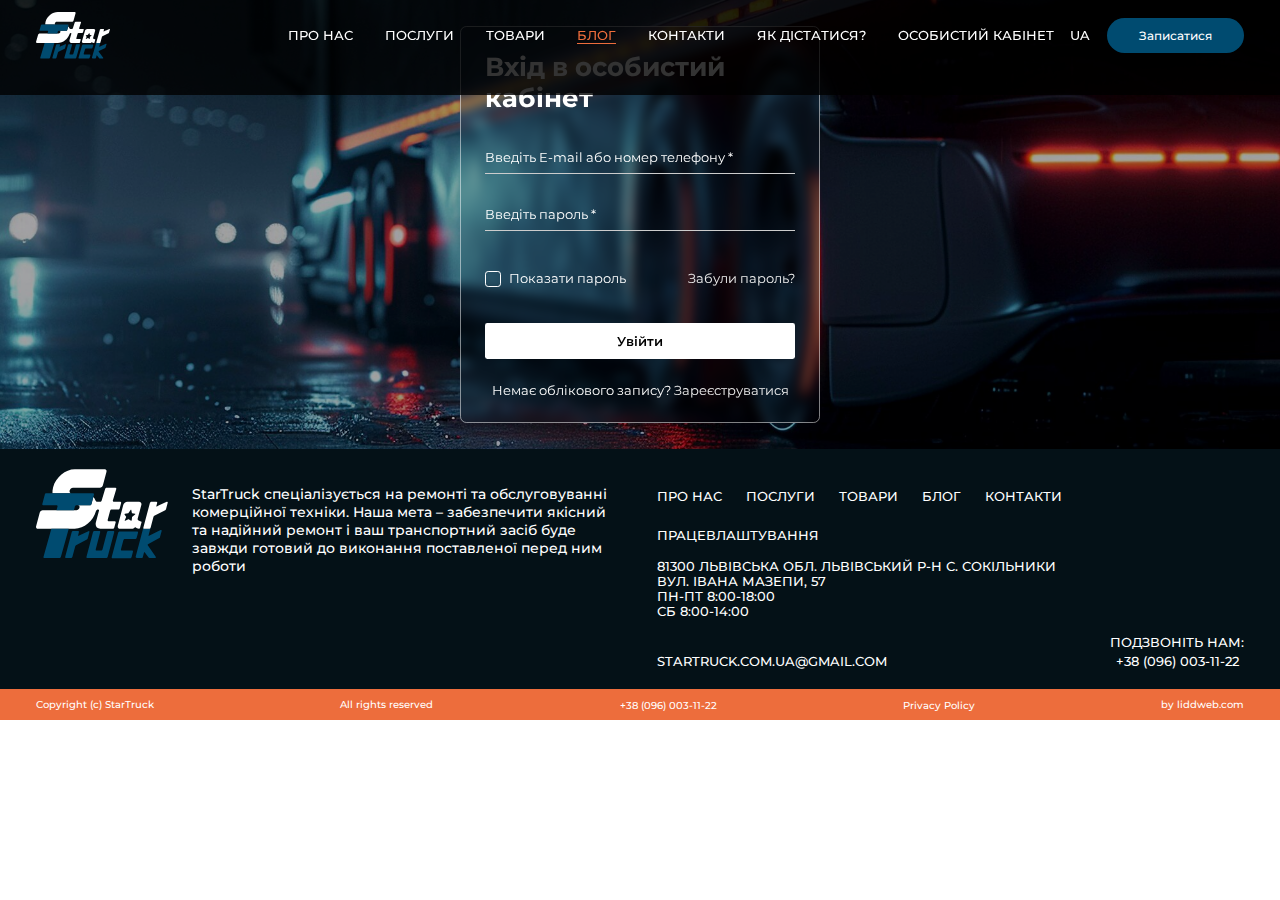
<file: login.html>
<!DOCTYPE html>
<html lang="en">

<head>
    <meta charset="UTF-8" />
    <meta name="viewport" content="width=device-width, initial-scale=1.0" />
    <link rel="icon" href="./img/logo.svg" type="image/x-icon" />
    <!-- css -->
    <link rel="stylesheet" href="./css/style.css" />
    <!-- fonts -->
    <link rel="preconnect" href="https://fonts.googleapis.com" />
    <link rel="preconnect" href="https://fonts.gstatic.com" crossorigin />
    <link href="https://fonts.googleapis.com/css2?family=Montserrat:ital,wght@0,100..900;1,100..900&display=swap"
        rel="stylesheet" />
    <!-- swiper -->

    <!-- treejs -->
    <title>StarTruck</title>
</head>

<body style="
      display: flex;
      flex-direction: column;
      justify-content: space-between;
      height: 100vh;
      background: #fff;
    ">
    <header style="background-color: rgba(0, 0, 0, 0.8)">
        <div class="container_h">
            <div class="header__container">
                <div class="h__left">
                    <a href="./"><img loading="lazy" src="./img/logo.svg" alt="logo photo" /></a>
                </div>
                <div class="h__center">
                    <ul class="header__list mob">
                        <li class="header__item">
                            <a href="./about-us.html" class="header__link">про нас</a>
                        </li>
                        <li class="header__item">
                            <a href="./#serv" class="header__link">Послуги</a>
                        </li>
                        <li class="header__item">
                            <a href="./product.html" class="header__link">товари</a>
                        </li>
                        <li class="header__item">
                            <a href="./blog.html" class="header__link no_active">блог</a>
                        </li>
                        <li class="header__item">
                            <a href="./contact.html" class="header__link">контакти</a>
                        </li>
                        <li class="header__item">
                            <a href="./#map_sect" class="header__link">як дістатися?</a>
                        </li>
                        <li class="header__item">
                            <a href="./login.html" class="header__link">Особистий кабінет</a>
                        </li>
                    </ul>
                    <div class="head_box">
                        <div class="header__item lang">
                            <a href="javascript:void(0)" class="header__link language-selector">UA</a>
                            <ul class="language-dropdown">
                                <li>
                                    <a href="javascript:void(0)" class="language-option header__link"
                                        data-lang="PL">PL</a>
                                </li>
                                <li>
                                    <a href="javascript:void(0)" class="language-option header__link"
                                        data-lang="EN">EN</a>
                                </li>
                            </ul>
                        </div>
                        <div class="burger">
                            <div class="burger__icon">
                                <div class="line1"></div>
                                <div class="line2"></div>
                                <div class="line3"></div>
                            </div>
                            <div class="burger__menu">
                                <div class="container">
                                    <ul class="header__list">
                                        <li class="header__item">
                                            <a href="./about-us.html" class="header__link">про нас</a>
                                        </li>
                                        <li class="header__item">
                                            <a href="./#serv" class="header__link">Послуги</a>
                                        </li>
                                        <li class="header__item">
                                            <a href="./product.html" class="header__link">товари</a>
                                        </li>
                                        <li class="header__item">
                                            <a href="./blog.html" class="header__link">блог</a>
                                        </li>
                                        <li class="header__item">
                                            <a href="./contact.html" class="header__link">контакти</a>
                                        </li>
                                        <li class="header__item">
                                            <a href="#map_sect" class="header__link">як дістатися?</a>
                                        </li>
                                        <li class="header__item">
                                            <a href="./login.html" class="header__link">Особистий кабінет</a>
                                        </li>

                                        <li><a href="./" class="btn bottom">Записатися</a></li>
                                    </ul>
                                </div>
                            </div>
                        </div>
                    </div>
                    <a href="./" class="btn mob">Записатися</a>
                </div>
            </div>
            <div id="overlay" class="overlay_half"></div>
        </div>
    </header>
    <main style="
        background: url(./img/hero.webp);
        background-position: center;
        background-size: cover;
        height: 100%;
        display: flex;
        flex-direction: column;
        justify-content: center;
      " class="login_page">
        <div class="container">
            <div class="maincontainer">
                <form action="#" id="loginForm">
                    <h2 id="formTitle">Вхід в особистий кабінет</h2>
                    <div class="input-field" id="contactField">
                        <input type="text" name="contact" id="contact" required />
                        <label for="contact">Введіть E-mail або номер телефону *</label>
                    </div>
                    <div class="input-field" id="passwordField">
                        <input type="password" name="password" id="password" required />
                        <label for="password">Введіть пароль *</label>
                        <span class="error" id="formError">error</span>
                    </div>

                    <div class="password-options">
                        <label class="custom-checkbox">
                            <input type="checkbox" id="showPassword" />
                            <span class="checkbox-mark"></span>
                            Показати пароль
                        </label>
                        <a href="#" id="forgotPassword">Забули пароль?</a>
                    </div>

                    <button type="submit" id="submitButton">Увійти</button>

                    <div class="account-options">
                        <p>
                            Немає облікового запису?
                            <a href="./contact.html">Зареєструватися</a>
                        </p>
                    </div>
                </form>
            </div>
        </div>
    </main>
    <footer>
        <div class="container_h">
            <div class="footer">
                <div class="footer_l">
                    <a href="./">
                        <svg xmlns="http://www.w3.org/2000/svg" width="165" height="112" viewBox="0 0 165 112"
                            fill="none">
                            <path
                                d="M20.6168 30.4568C20.4396 28.0808 20.6784 25.5189 21.3849 22.8495C23.0268 16.6437 26.8745 11.0246 31.7733 6.95902C36.6696 2.89079 42.6146 0.375977 48.4464 0.375977H86.0366C87.6416 0.375977 88.5771 1.76174 88.1241 3.46972L83.6414 20.4237C83.1909 22.1317 81.5218 23.5175 79.9168 23.5175H46.2235C44.419 23.5175 42.5432 25.0761 42.0361 26.9963C41.5561 28.8038 42.4595 30.2865 44.067 30.4568H20.6168Z"
                                fill="white" />
                            <path
                                d="M106.417 42.4888L104.709 48.9566C104.477 49.8237 103.63 50.5284 102.816 50.5284H94.5664C93.7467 50.5284 92.8949 51.2357 92.6635 52.108L89.6381 63.5478C89.4017 64.4463 89.8941 65.1719 90.736 65.1719H98.5199C99.3372 65.1719 99.8123 65.8766 99.5834 66.7489L97.8749 73.2062C97.646 74.0785 96.7967 74.7832 95.977 74.7832H80.3279C76.1233 74.7832 73.6739 71.1577 74.858 66.6834L78.7106 52.108C78.942 51.2357 78.4644 50.5284 77.6447 50.5284H77.4797C76.3227 50.5284 75.3183 51.3588 75.0057 52.5455C75.0032 52.5507 75.0032 52.5585 75.0008 52.5638C73.3884 58.6648 69.6047 64.1869 64.7921 68.1818C59.977 72.1793 54.1329 74.6522 48.4021 74.6522H2.2279C0.622873 74.6522 -0.312574 73.2665 0.14038 71.5585L4.62314 54.6045C5.07363 52.8965 6.74267 51.5107 8.3477 51.5107H50.625C52.23 51.5107 53.8991 50.1249 54.3495 48.417C54.4259 48.1262 54.4628 47.8433 54.4628 47.5761C54.4628 46.3449 53.6824 45.4228 52.4639 45.3311H67.4187C68.2508 45.3311 69.1124 44.6159 69.3462 43.7331L71.611 35.1487C72.7557 36.3642 73.6887 37.7893 74.3829 39.3794C74.7965 40.3277 75.7073 40.9171 76.692 40.9171H80.1851C81.0049 40.9171 81.8566 40.2098 82.088 39.3375L86.4058 25.1157C86.6372 24.2355 87.4964 23.5229 88.3211 23.5229H99.283C100.108 23.5229 100.59 24.2355 100.359 25.1157L96.041 39.3375C95.8096 40.2098 96.2871 40.9171 97.1069 40.9171H105.356C106.171 40.9171 106.648 41.6217 106.417 42.4888Z"
                                fill="white" />
                            <path
                                d="M66.786 78.6731L64.6025 86.93C64.4646 87.4487 64.0979 87.9334 63.6178 88.2267L50.044 95.1844C49.5664 95.4778 49.1972 95.9624 49.0593 96.4811L45.5415 109.791C45.3101 110.669 44.451 111.381 43.6263 111.381H37.5828C36.7582 111.381 36.2757 110.669 36.5095 109.791L44.5938 79.2153C44.8252 78.3378 45.6843 77.6253 46.509 77.6253H52.5525C53.3771 77.6253 53.8596 78.3378 53.6258 79.2153L52.6017 83.0871C52.4909 83.5089 52.8577 83.7656 53.254 83.5429C56.1564 81.8978 62.6085 79.4328 65.5109 77.785C66.2838 77.3476 67.0027 77.8505 66.786 78.6731Z"
                                fill="#004B70" />
                            <path
                                d="M97.7543 79.1999L89.6627 109.805C89.4338 110.674 88.5845 111.379 87.7647 111.379H64.1792C63.3619 111.379 62.8843 110.674 63.1157 109.805L71.2073 79.1999C71.4363 78.3302 72.2855 77.6255 73.1053 77.6255H79.1759C79.9931 77.6255 80.4707 78.3302 80.2393 79.1999L74.6882 100.193C74.4592 101.063 74.9343 101.768 75.7516 101.768H81.2732C82.0905 101.768 82.9398 101.063 83.1712 100.193L88.7223 79.1999C88.9513 78.3302 89.8006 77.6255 90.6203 77.6255H96.6909C97.5082 77.6255 97.9833 78.3302 97.7543 79.1999Z"
                                fill="#004B70" />
                            <path
                                d="M109.157 89.2402L106.218 100.36C105.984 101.248 106.469 101.971 107.306 101.971H120.119C120.954 101.971 121.441 102.692 121.207 103.583L119.518 109.974C119.284 110.862 118.416 111.585 117.581 111.585H95.7358C94.9013 111.585 94.4139 110.865 94.6477 109.974L102.67 79.6315C102.904 78.7435 103.773 78.0205 104.608 78.0205H126.453C127.287 78.0205 127.775 78.7409 127.541 79.6315L125.852 86.0234C125.618 86.9114 124.749 87.6344 123.915 87.6344H111.102C110.26 87.6292 109.391 88.3496 109.157 89.2402Z"
                                fill="#004B70" />
                            <path
                                d="M131.352 65.52C129.601 65.3366 128.299 64.7262 127.285 63.537C127.034 63.2436 126.967 62.8035 127.088 62.3477L131.667 45.0295C132.282 42.7033 131.009 40.8198 128.823 40.8198H114.147C111.963 40.8198 109.696 42.7033 109.081 45.0269L102.321 70.5994C101.705 72.9256 102.978 74.8091 105.164 74.8091H119.838C121.16 74.8091 122.512 74.1201 123.509 73.0618C123.725 72.8339 124.04 72.7894 124.213 72.9518C125.407 74.0782 126.879 74.555 128.676 74.7357C129.237 74.7907 129.865 74.3114 130.03 73.6958C130.707 71.1914 131.275 69.0879 131.955 66.5678C132.1 66.0308 131.841 65.5724 131.352 65.52ZM123.853 56.8046L120.34 59.6652C120.193 59.7857 120.094 59.956 120.077 60.1263L119.661 64.1657C119.617 64.59 119.112 64.9149 118.807 64.7158L115.902 62.8087C115.781 62.7301 115.609 62.7301 115.447 62.8087L111.535 64.7158C111.124 64.9175 110.789 64.5927 110.971 64.1657L112.689 60.1263C112.761 59.956 112.753 59.7857 112.67 59.6652L110.668 56.8046C110.457 56.5033 110.757 55.9794 111.175 55.9166L115.141 55.3272C115.306 55.3036 115.474 55.1962 115.584 55.0416L118.26 51.3663C118.541 50.9786 119.06 50.9786 119.139 51.3663L119.873 55.0416C119.902 55.1962 120.013 55.301 120.166 55.3272L123.821 55.9166C124.2 55.9794 124.222 56.5033 123.853 56.8046Z"
                                fill="white" />
                            <path
                                d="M9.40376 109.784C9.1699 110.666 9.65485 111.382 10.4844 111.382H29.2254C30.055 111.382 30.9166 110.666 31.1504 109.784L40.9259 74.6548H19.1792L9.40376 109.784Z"
                                fill="#004B70" />
                            <path
                                d="M48.6384 46.9313C48.8723 46.0485 49.7339 45.3334 50.5635 45.3334H67.4188C68.2484 45.3334 69.11 44.6182 69.3438 43.7354L72.4234 32.0599C72.6573 31.1771 72.1723 30.4619 71.3427 30.4619H12.8822C12.0526 30.4619 11.191 31.1771 10.9571 32.0599L7.87754 43.7354C7.64368 44.6182 8.12864 45.3334 8.95823 45.3334H25.8135C26.6431 45.3334 27.1281 46.0485 26.8942 46.9313L25.619 51.513H47.3657"
                                fill="#004B70" />
                            <path
                                d="M157.084 77.4807L154.844 85.4915C154.745 85.8346 154.45 86.1752 154.169 86.3664L139.978 93.9501C139.53 94.2593 139.416 94.9037 139.731 95.3621L149.669 109.838C150.117 110.493 149.677 111.41 148.916 111.407L141.858 111.368C141.41 111.365 140.992 111.132 140.728 110.744L135.844 104.153C135.616 103.818 135.126 103.91 135.02 104.311L133.454 110.283C133.284 110.925 132.733 111.37 132.108 111.37H125.983C125.057 111.37 124.393 110.365 124.639 109.482L134.225 73.2737C134.057 74.1067 134.532 74.7616 135.33 74.7616H141.408C142.215 74.7616 143.055 74.0857 143.313 73.2344L140.662 82.9819C140.549 83.4167 140.994 83.773 141.351 83.5372L155.71 76.3622C156.434 75.8854 157.325 76.6137 157.084 77.4807Z"
                                fill="#004B70" />
                            <path
                                d="M164.705 41.86L162.509 50.1668C162.372 50.6881 162.002 51.1753 161.52 51.4713L147.865 58.4709C147.382 58.7669 147.013 59.2541 146.875 59.7754L143.335 73.1642C143.101 74.047 142.24 74.7647 141.408 74.7647H135.33C134.5 74.7647 134.015 74.0496 134.249 73.1642L142.38 42.4049C142.614 41.5221 143.476 40.8043 144.308 40.8043H150.386C151.215 40.8043 151.7 41.5195 151.466 42.4049L150.437 46.3002C150.324 46.7246 150.696 46.9839 151.095 46.7587C154.014 45.1031 160.506 42.6223 163.425 40.9667C164.201 40.5266 164.924 41.0322 164.705 41.86Z"
                                fill="white" />
                            <path
                                d="M143.313 73.2357L143.409 72.8794L143.335 73.1623C143.328 73.1859 143.323 73.2121 143.313 73.2357Z"
                                fill="white" />
                        </svg>
                    </a>
                    <p>
                        StarTruck спеціалізується на ремонті та обслуговуванні комерційної
                        техніки. Наша мета – забезпечити якісний та надійний ремонт і ваш
                        транспортний засіб буде завжди готовий до виконання поставленої
                        перед ним роботи
                    </p>
                </div>

                <div class="footer_r">
                    <ul class="footer_list">
                        <li class="header__item">
                            <a href="./about-us.html" class="header__link">про нас</a>
                        </li>
                        <li class="header__item">
                            <a href="./#serv" class="header__link">Послуги</a>
                        </li>
                        <li class="header__item">
                            <a href="./product.html" class="header__link">товари</a>
                        </li>
                        <li class="header__item">
                            <a href="./blog.html" class="header__link">блог</a>
                        </li>
                        <li class="header__item">
                            <a href="./contact.html" class="header__link">контакти</a>
                        </li>
                        <li class="header__item">
                            <a href="./work.html" class="header__link">працевлаштування</a>
                        </li>
                    </ul>
                    <p>
                        81300 Львівська обл. Львівський р-н с. Сокільники <br />
                        вул. івана мазепи, 57 <br />Пн-Пт 8:00-18:00 <br />Сб 8:00-14:00
                    </p>
                    <div class="box">
                        <a class="header__link" href="mailto:startruck.com.ua@gmail.com">startruck.com.ua@gmail.com</a>
                        <span>
                            <p>Подзвоніть нам:</p>
                            <a class="header__link" href="tel:+380960031122">+38 (096) 003-11-22</a>
                        </span>
                    </div>
                </div>
            </div>
        </div>
        <div class="footer_bot">
            <div class="container_h">
                <ul class="grid5">
                    <li>
                        <p>Copyright (c) StarTruck</p>
                    </li>
                    <li>
                        <p>All rights reserved</p>
                    </li>
                    <li><a href="tel:+380960031122">+38 (096) 003-11-22</a></li>
                    <li><a href="./privacy.html">Privacy Policy</a></li>
                    <li>
                        <p>by liddweb.com</p>
                    </li>
                </ul>
            </div>
        </div>
    </footer>
    <script>
        (function () {
            const loginForm = document.getElementById("loginForm");
            const formTitle = document.getElementById("formTitle");
            const contactField = document.getElementById("contactField");
            const passwordField = document.getElementById("passwordField");
            const submitButton = document.getElementById("submitButton");
            const formError = document.getElementById("formError");
            const showPasswordCheckbox = document.getElementById("showPassword");
            const forgotPasswordLink = document.getElementById("forgotPassword");

            const contactPattern = /^[^\s@]+@[^\s@]+\.[^\s@]+$|^\d{10,12}$/;

            showPasswordCheckbox.addEventListener("change", function () {
                const passwordInput = document.getElementById("password");
                passwordInput.type = this.checked ? "text" : "password";
            });

            submitButton.addEventListener("click", function (event) {
                event.preventDefault();
                let isValid = true;
                formError.textContent = "";
                formError.style.opacity = "0";

                document.querySelectorAll(".input-field").forEach((field) => {
                    field.classList.remove("input_error");
                });

                const contactInput = document.getElementById("contact");
                const passwordInput = document.getElementById("password");

                if (contactInput.value.trim() === "") {
                    contactInput.closest(".input-field").classList.add("input_error");
                    formError.textContent = "Заповніть поле E-mail або номер телефону.";
                    isValid = false;
                } else if (!contactPattern.test(contactInput.value.trim())) {
                    contactInput.closest(".input-field").classList.add("input_error");
                    formError.textContent =
                        "Некоректний формат E-mail або номера телефону.";
                    isValid = false;
                }

                if (passwordInput.value.trim() === "") {
                    passwordInput.closest(".input-field").classList.add("input_error");
                    formError.textContent = isValid
                        ? "Введіть пароль."
                        : "Заповніть всі поля.";
                    isValid = false;
                }

                if (!isValid) {
                    formError.style.opacity = "1";
                } else {
                    window.location.href = "./user.html";
                }
            });

            forgotPasswordLink.addEventListener("click", function (event) {
                event.preventDefault();

                formTitle.textContent = "Відновлення пароля";
                loginForm.innerHTML = `
            <div class="input-field">
                <input type="text" name="resetLogin" id="resetLogin" required>
                <label for="resetLogin">Введіть E-mail для відновлення пароля *</label>
                  <span class="error error_pass" id="formError">error</span>
            </div>

            <button type="submit" id="resetButton">Відправити</button>

                    <div class="account-options">
                        <p  id="backToLogin">Повернутися назад</p>
                    </div>
        `;

                document
                    .getElementById("resetButton")
                    .addEventListener("click", function (event) {
                        event.preventDefault();
                        const resetLoginInput = document.getElementById("resetLogin");
                        const resetFormError = document.getElementById("formError");

                        resetFormError.textContent = "";
                        resetFormError.style.opacity = "0";

                        if (resetLoginInput.value.trim() === "") {
                            resetFormError.textContent = "Будь ласка, введіть ваш E-mail.";
                            resetFormError.style.opacity = "1";
                            return;
                        }

                        if (!contactPattern.test(resetLoginInput.value.trim())) {
                            resetFormError.textContent = "Некоректний формат E-mail.";
                            resetFormError.style.opacity = "1";
                            return;
                        }

                        alert("Посилання для відновлення пароля відправлено!");

                        resetToLoginForm();
                    });

                document
                    .getElementById("backToLogin")
                    .addEventListener("click", resetToLoginForm);
            });

            function resetToLoginForm() {
                loginForm.innerHTML = `
            <h2 id="formTitle">Вхід в особистий кабінет</h2>
            <div class="input-field" id="contactField">
                <input type="text" name="contact" id="contact" required>
                <label for="contact">Введіть E-mail або номер телефону</label>
            </div>
            <div class="input-field" id="passwordField">
                <input type="password" name="password" id="password" required>
                <label for="password">Введіть пароль</label>
                <span class="error" id="formError">error</span>
            </div>
            <div class="password-options">
                <label class="custom-checkbox">
                    <input type="checkbox" id="showPassword">
                    <span class="checkbox-mark"></span>
                    Показати пароль
                </label>
                <a href="#" id="forgotPassword">Забули пароль?</a>
            </div>
            <button type="submit" id="submitButton">Увійти</button>
            <div class="account-options">
                <p>Немає облікового запису? <a href="./contact.html">Зареєструватися</a></p>
            </div>
        `;

                document
                    .getElementById("forgotPassword")
                    .addEventListener("click", function (event) {
                        event.preventDefault();
                        forgotPasswordLink.click();
                    });

                submitButton.addEventListener("click", function (event) {
                    event.preventDefault();
                    submitButton.click();
                });

                document
                    .getElementById("showPassword")
                    .addEventListener("change", function () {
                        const passwordInput = document.getElementById("password");
                        passwordInput.type = this.checked ? "text" : "password";
                    });
            }
        })();
    </script>
    <script src="./js/script.js"></script>
</body>

</html>
</file>
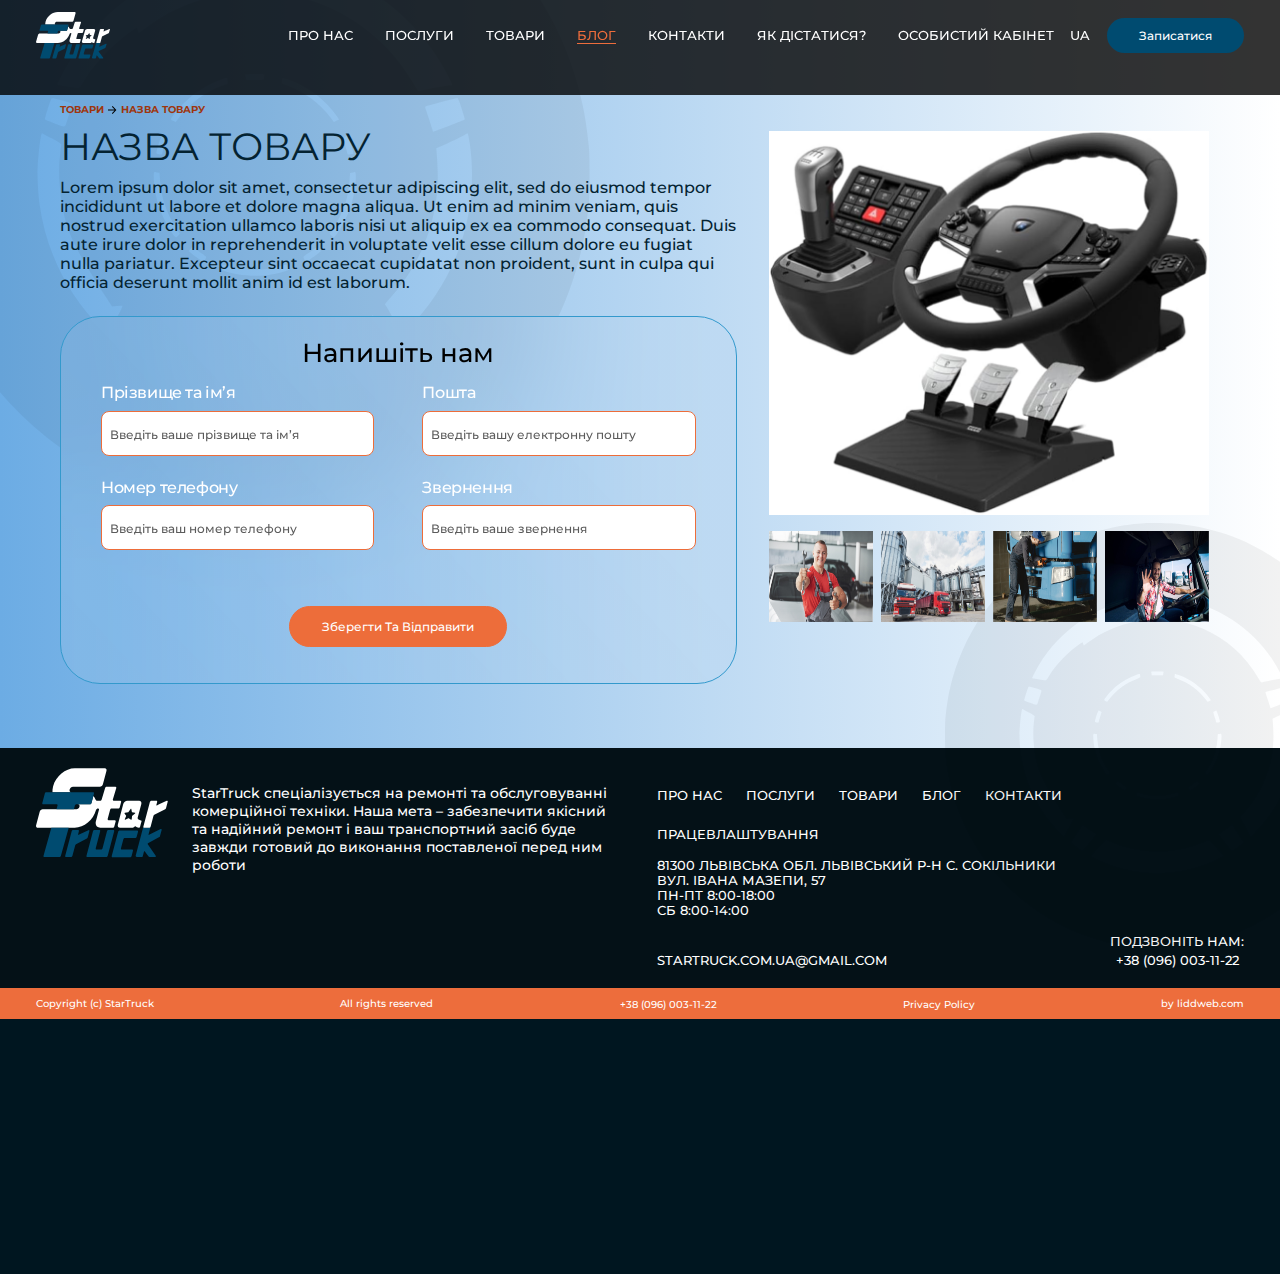
<file: product-card.html>
<!DOCTYPE html>
<html lang="en">

<head>
    <meta charset="UTF-8">
    <meta name="viewport" content="width=device-width, initial-scale=1.0">
    <link rel="icon" href="./img/logo.svg" type="image/x-icon">
    <!-- css -->
    <link rel="stylesheet" href="./css/style.css">
    <!-- fonts -->
    <link rel="preconnect" href="https://fonts.googleapis.com">
    <link rel="preconnect" href="https://fonts.gstatic.com" crossorigin>
    <link href="https://fonts.googleapis.com/css2?family=Montserrat:ital,wght@0,100..900;1,100..900&display=swap"
        rel="stylesheet">
    <!-- swiper -->

    <!-- treejs -->
    <title>StarTruck</title>
</head>

<body>
    <header style=" background-color: rgba(0, 0, 0, 0.8);">
        <div class="container_h">
            <div class="header__container">
                <div class="h__left">
                    <a href="./"><img loading="lazy" src="./img/logo.svg" alt="logo photo"></a>

                </div>
                <div class="h__center">
                    <ul class="header__list mob">
                        <li class="header__item">
                            <a href="./about-us.html" class="header__link ">про нас</a>
                        </li>
                        <li class="header__item">
                            <a href="./#serv" class="header__link ">Послуги</a>
                        </li>
                        <li class="header__item">
                            <a href="./product.html" class="header__link">товари</a>
                        </li>
                        <li class="header__item">
                            <a href="./blog.html" class="header__link no_active">блог</a>
                        </li>
                        <li class="header__item">
                            <a href="./contact.html" class="header__link">контакти</a>
                        </li>
                        <li class="header__item">
                            <a href="./#map_sect" class="header__link">як дістатися?</a>
                        </li>
                        <li class="header__item">
                            <a href="./login.html" class="header__link">Особистий кабінет</a>
                        </li>



                    </ul>
                    <div class="head_box">
                        <div class="header__item lang">
                            <a href="javascript:void(0)" class="header__link language-selector">UA</a>
                            <ul class="language-dropdown">
                                <li><a href="javascript:void(0)" class="language-option header__link"
                                        data-lang="PL">PL</a></li>
                                <li><a href="javascript:void(0)" class="language-option header__link"
                                        data-lang="EN">EN</a></li>
                            </ul>
                        </div>
                        <div class="burger">
                            <div class="burger__icon">
                                <div class="line1"></div>
                                <div class="line2"></div>
                                <div class="line3"></div>
                            </div>
                            <div class="burger__menu">
                                <div class="container">
                                    <ul class="header__list">
                                        <li class="header__item">
                                            <a href="./about-us.html" class="header__link">про нас</a>
                                        </li>
                                        <li class="header__item">
                                            <a href="./#serv" class="header__link">Послуги</a>
                                        </li>
                                        <li class="header__item">
                                            <a href="./product.html" class="header__link">товари</a>
                                        </li>
                                        <li class="header__item">
                                            <a href="./blog.html" class="header__link">блог</a>
                                        </li>
                                        <li class="header__item">
                                            <a href="./contact.html" class="header__link">контакти</a>
                                        </li>
                                        <li class="header__item">
                                            <a href="#map_sect" class="header__link">як дістатися?</a>
                                        </li>
                                        <li class="header__item">
                                            <a href="./login.html" class="header__link">Особистий кабінет</a>
                                        </li>

                                        <li><a href="./" class="btn bottom">Записатися</a></li>
                                    </ul>

                                </div>
                            </div>
                        </div>

                    </div>
                    <a href="./" class="btn mob">Записатися</a>
                </div>

            </div>
            <div id="overlay" class="overlay_half"></div>
        </div>
    </header>
    <main style="background: linear-gradient(90deg, rgba(108,172,228,1) 0%, rgba(255,255,255,1) 100%); height: 100%;
   ">
        <section class="sect_card product_card">
            <svg xmlns="http://www.w3.org/2000/svg" class="bc_wheel wheel1" width="737" height="837"
                viewBox="0 0 737 837" fill="none">
                <path
                    d="M296.903 0.153076C281.982 0.938293 261.105 3.29395 247.689 5.6496C245.595 5.97675 242.323 6.56567 240.49 6.89282C232.572 8.26697 213.985 12.6511 203.972 15.5303C115.754 40.7881 38.791 93.6595 -16.3785 166.947C-47.2682 207.909 -70.3046 254.302 -84.5715 304.033C-87.4511 314.044 -91.8358 332.628 -93.2102 340.48C-93.5374 342.378 -94.1264 345.649 -94.4536 347.678C-96.0243 356.577 -97.7913 370.449 -99.1656 383.863C-100.278 394.987 -100.278 442.428 -99.1656 452.897C-96.4824 478.155 -95.8279 482.735 -92.4248 500.01C-73.5114 596.788 -19.9125 684.471 58.1626 746.569C116.212 792.701 185.452 822.67 257.964 833.008C281.524 836.411 290.752 837 318.5 837C342.911 837 347.819 836.738 366.602 834.644C435.514 827.054 504.296 800.553 561.298 759.721C655.473 692.323 717.121 591.03 733.352 477.108C734.071 472.004 734.922 464.806 736.166 452.57C737.278 441.511 737.278 396.23 736.166 384.518C734.202 363.775 731.715 347.154 728.247 330.861C717.187 279.364 696.834 231.204 667.645 187.231C627.005 126.115 571.639 77.0391 506.325 44.1907C487.608 34.8336 473.472 28.8135 454.69 22.4009C425.894 12.5203 393.696 5.2569 365.947 2.37781C362.02 1.98517 356.261 1.33081 353.186 1.00366C347.623 0.349304 305.018 -0.304993 296.903 0.153076ZM332.44 147.643C332.832 148.036 334.076 165.703 334.599 179.379L335.057 189.849H318.565L302.139 189.914V186.904C302.139 183.174 303.251 160.992 303.84 153.402C304.233 148.298 304.429 147.709 305.673 147.447C307.505 146.989 332.047 147.251 332.44 147.643ZM286.76 150.392C285.189 157.393 282.375 178.659 281.655 188.867L281.393 192.466L277.205 193.317C238.985 201.3 210.255 213.994 180.74 235.915L173.606 241.215L172.363 238.14C171.708 236.373 171.054 234.933 170.923 234.803C170.792 234.672 168.502 236.046 165.818 237.878C143.698 252.797 117.128 280.672 104.104 302.724C100.701 308.482 99.9815 309.333 98.0836 309.66C96.9056 309.922 91.5391 309.333 85.6492 308.351C80.021 307.435 74.5891 306.585 73.6074 306.519C72.5603 306.454 71.775 305.996 71.775 305.538C71.775 304.164 80.0864 288.197 85.5183 279.167C126.879 210.526 197.101 162.759 274.325 150.653C277.925 150.13 281.589 149.541 282.506 149.41C286.563 148.756 287.152 148.887 286.76 150.392ZM366.274 151.308C439.245 163.937 505.802 208.236 546.508 271.25C554.361 283.421 565.225 303.509 565.225 305.93C565.225 306.323 564.505 306.65 563.654 306.65C561.168 306.65 540.16 310.315 531.456 312.212C527.202 313.194 523.406 314.044 523.079 314.044C522.817 314.11 520.461 310.642 517.974 306.323C491.927 261.304 454.559 227.867 407.897 207.843C393.957 201.889 374.782 196.065 360.254 193.448L355.934 192.663L355.476 188.017C354.298 175.061 351.353 154.318 350.11 149.999C349.782 148.887 350.044 148.821 353.251 149.279C355.214 149.475 361.039 150.457 366.274 151.308ZM327.793 292.647L330.738 293.04L330.149 295.722C329.822 297.162 329.691 298.732 329.887 299.191C330.149 299.779 327.531 299.976 318.5 299.976C309.469 299.976 306.851 299.779 307.113 299.191C307.309 298.732 307.178 297.162 306.851 295.657L306.197 292.974L308.618 292.712C312.806 292.254 324.783 292.254 327.793 292.647ZM284.338 299.91C284.469 301.284 284.665 302.855 284.862 303.444C285.058 304.294 283.815 304.949 279.103 306.65C257.113 314.437 237.349 328.898 223.409 347.416L219.679 352.389L216.472 350.95C212.742 349.248 212.677 349.51 218.239 341.985C222.951 335.703 232.375 325.953 238.658 320.849C249.587 312.081 264.443 303.706 276.616 299.452C283.945 296.966 284.142 296.966 284.338 299.91ZM362.937 300.434C383.355 308.155 401.942 321.438 415.619 337.993C419.808 343.097 424.193 349.183 423.734 349.379C423.669 349.51 422.164 350.164 420.462 350.95L417.386 352.389L413.591 347.416C399.651 328.898 379.887 314.437 357.963 306.65C352.531 304.753 351.942 304.36 352.204 303.117C352.4 302.397 352.662 300.761 352.727 299.583C352.858 297.489 352.924 297.424 355.018 297.816C356.196 298.013 359.795 299.19 362.937 300.434ZM77.9922 325.692C84.0785 327.328 88.2669 328.767 89.0523 329.552C90.3611 330.796 90.2957 330.926 86.5654 342.443C84.4712 348.856 82.5733 354.81 82.3115 355.726C81.3298 359.063 79.4319 358.867 67.5211 354.156C61.4348 351.735 56.3301 349.641 56.1992 349.51C55.6102 348.921 61.1075 330.992 63.7253 324.841C64.9033 321.962 63.4635 321.896 77.9922 325.692ZM574.387 327.72C576.22 332.628 580.932 347.874 580.932 349.117C580.932 349.706 575.762 351.8 555.736 359.391L541.338 364.822L539.833 359.783C539.047 357.035 536.888 350.295 535.055 344.93C533.223 339.498 531.587 334.656 531.456 334.133C531.194 333.413 532.503 332.759 536.888 331.581C556.783 326.15 570.919 322.42 571.573 322.42C571.966 322.354 573.275 324.776 574.387 327.72ZM63.2672 372.347C68.83 375.16 74.131 378.171 74.9817 379.021L76.6178 380.526L75.4398 389.229C72.4949 411.608 73.7383 436.996 79.0393 463.301C83.6204 486.007 89.3795 499.879 106.788 530.11C114.248 543.132 125.832 561.781 134.143 574.213L139.968 582.982L146.381 582.589L152.795 582.196L152.664 583.767C152.533 584.618 150.897 588.086 148.934 591.423C147.036 594.76 143.044 602.22 140.099 607.978L134.732 618.382L127.73 611.577C85.5837 570.222 57.8353 515.06 49.5239 455.842C48.215 446.681 46.9061 428.032 46.9061 418.544C46.9061 400.026 50.9637 364.036 52.7307 366.654C52.927 367.047 57.7044 369.598 63.2672 372.347ZM587.083 378.629C594.086 426.331 588.327 475.145 570.526 519.444C556.783 553.798 535.186 586.188 509.27 611.577L502.333 618.382L496.574 607.324C490.619 595.807 482.373 581.477 481.26 580.691C480.867 580.495 482.307 578.467 484.467 576.111C516.142 542.478 536.953 500.795 544.217 456.496C547.751 434.837 548.144 419.394 545.854 390.734L545.395 385.434L553.511 381.9C564.636 377.124 583.811 367.505 584.138 366.589C584.662 365.411 585.905 370.645 587.083 378.629ZM205.609 371.103C207.048 371.823 208.357 372.412 208.488 372.543C208.619 372.608 207.506 376.338 206.001 380.788C204.561 385.303 203.318 389.229 203.318 389.622C203.318 390.014 203.056 391.061 202.729 391.912C202.14 393.417 201.944 393.482 198.802 392.828C196.577 392.435 195.465 391.846 195.465 391.257C195.465 390.145 197.166 383.078 198.082 380.592C200.177 374.637 202.271 369.468 202.598 369.599C202.794 369.729 204.169 370.384 205.609 371.103ZM436.496 373.852C438.983 380.461 440.75 386.088 441.208 389.294L441.666 392.174L438.263 392.828C434.991 393.482 434.86 393.482 434.271 391.912C433.944 391.061 433.682 390.014 433.682 389.622C433.682 389.229 432.439 385.237 430.933 380.722C429.428 376.207 428.512 372.412 428.839 372.281C429.166 372.15 430.475 371.496 431.719 370.842C432.962 370.122 434.206 369.599 434.402 369.533C434.598 369.468 435.58 371.431 436.496 373.852ZM197.821 415.926C198.671 415.926 199.391 416.123 199.391 416.384C199.391 416.712 199.719 421.03 200.046 426.003C201.616 447.531 207.965 466.18 219.941 484.633L224.849 492.158L222.493 494.579C220.203 496.869 220.006 497 218.894 495.953C214.378 491.831 202.598 470.041 198.802 458.786C195.072 447.662 192.258 431.5 192.192 421.03C192.192 415.272 192.52 414.552 194.614 415.337C195.465 415.665 196.904 415.926 197.821 415.926ZM444.808 420.834C444.742 426.919 443.237 439.09 441.601 446.354C438.067 461.927 432.046 475.865 422.884 489.541C417.517 497.524 417.386 497.589 414.507 494.579L412.151 492.158L417.059 484.633C429.035 466.18 435.384 447.531 436.954 426.003C437.281 421.03 437.609 416.712 437.609 416.384C437.609 416.123 438.394 415.926 439.441 415.861C440.423 415.861 441.797 415.599 442.517 415.337C444.349 414.552 444.808 415.599 444.808 420.834ZM244.352 511.33C246.053 512.705 249.391 515.126 251.747 516.696C258.684 521.277 258.422 520.884 256.524 524.287C255.477 526.184 254.561 527.1 253.972 526.904C252.074 526.184 242.127 519.248 239.116 516.565L235.975 513.752L238.004 511.265C239.116 509.956 240.294 508.844 240.621 508.844C240.883 508.844 242.585 509.956 244.352 511.33ZM398.997 511.265L401.156 513.686L397.949 516.5C394.677 519.379 385.057 526.119 383.159 526.839C382.439 527.166 381.654 526.446 380.476 524.287C378.578 520.884 378.316 521.277 385.253 516.696C387.609 515.126 390.947 512.705 392.648 511.33C394.415 509.956 396.052 508.844 396.379 508.844C396.641 508.844 397.884 509.956 398.997 511.265ZM288.723 533.317C298.801 535.999 307.309 537.112 318.5 537.112C329.691 537.112 338.199 535.999 348.277 533.317C358.683 530.568 357.963 530.503 359.926 533.971L361.628 536.981L359.206 538.028C356.589 539.075 346.707 541.692 340.751 542.805C320.398 546.665 295.333 544.571 276.812 537.57L275.372 537.046L277.074 533.971C279.037 530.503 278.252 530.568 288.723 533.317ZM466.273 594.367C466.208 594.695 470.462 601.369 475.697 609.287C480.933 617.204 485.972 625.056 486.954 626.692L488.721 629.768L485.252 632.647C481.391 635.853 469.611 644.294 467.059 645.603C465.619 646.388 465.292 646.257 463.263 643.902C460.056 640.237 449.061 626.627 443.63 619.625L438.918 613.605L441.077 612.035C442.19 611.184 445.658 608.763 448.734 606.669C451.81 604.575 456.915 600.845 460.056 598.359C465.881 593.909 466.535 593.517 466.273 594.367ZM176.813 598.228C179.365 600.191 185.059 604.379 189.575 607.454C194.09 610.595 197.886 613.213 197.952 613.278C198.606 613.736 172.167 646.257 171.185 646.257C169.811 646.257 151.159 632.843 149.065 630.357C148.476 629.637 149.785 627.15 155.478 618.251C163.79 605.23 171.119 594.564 171.774 594.564C172.036 594.564 174.326 596.2 176.813 598.228ZM220.203 625.253C239.705 635.199 270.137 643.64 295.922 646.323C306 647.37 331 647.37 340.751 646.388C364.769 643.836 388.198 637.816 408.486 628.917C421.378 623.29 420.266 623.551 422.36 626.038C426.483 631.076 434.925 640.303 442.255 647.762C449.258 655.026 449.912 655.811 448.865 656.596C446.575 658.428 427.792 667.262 418.303 670.992C346.248 699.521 265.425 695.857 196.119 660.98C185.583 655.614 185.517 657.316 196.774 645.603C202.14 640.041 208.684 632.909 211.302 629.768C213.92 626.627 216.472 624.075 216.93 624.075C217.389 624.009 218.828 624.598 220.203 625.253Z"
                    fill="black" fill-opacity="0.05" />
            </svg>
            <svg xmlns="http://www.w3.org/2000/svg" class="bc_wheel wheel4 " width="419" height="532"
                viewBox="0 0 419 532" fill="none">
                <path
                    d="M251.799 0.0968628C242.333 0.595093 229.088 2.08978 220.577 3.58441C219.248 3.79199 217.173 4.16565 216.01 4.37329C210.986 5.24518 199.195 8.02692 192.843 9.8537C136.876 25.8798 88.0502 59.4267 53.0502 105.927C33.4535 131.918 18.839 161.354 9.78797 192.909C7.96116 199.261 5.17942 211.052 4.30754 216.034C4.09994 217.238 3.72628 219.314 3.51869 220.601C2.52224 226.248 1.40125 235.05 0.52936 243.561C-0.176453 250.619 -0.176453 280.72 0.52936 287.363C2.23162 303.389 2.6468 306.295 4.80576 317.256C16.8046 378.662 50.8082 434.297 100.34 473.698C137.167 502.968 181.093 521.984 227.095 528.544C242.042 530.703 247.896 531.076 265.5 531.076C280.986 531.076 284.1 530.91 296.016 529.582C339.735 524.765 383.371 507.95 419.533 482.043C479.278 439.279 518.389 375.008 528.685 302.725C529.142 299.486 529.682 294.919 530.471 287.155C531.176 280.139 531.176 251.408 530.471 243.976C529.225 230.815 527.647 220.269 525.447 209.931C518.43 177.256 505.518 146.698 487.001 118.798C461.218 80.0198 426.093 48.881 384.658 28.0388C372.784 22.1017 363.816 18.2819 351.9 14.2131C333.632 7.94385 313.205 3.33527 295.601 1.50848C293.11 1.25934 289.456 0.844177 287.505 0.636597C283.976 0.221436 256.947 -0.193726 251.799 0.0968628ZM274.343 93.6794C274.592 93.9285 275.381 105.139 275.714 113.816L276.004 120.459H265.542L255.12 120.5V118.59C255.12 116.224 255.826 102.149 256.2 97.333C256.449 94.0946 256.574 93.7209 257.362 93.5549C258.525 93.2643 274.094 93.4303 274.343 93.6794ZM245.364 95.4232C244.367 99.8657 242.582 113.359 242.125 119.836L241.959 122.12L239.302 122.659C215.055 127.725 196.829 135.779 178.104 149.688L173.578 153.051L172.789 151.099C172.374 149.978 171.959 149.065 171.876 148.982C171.793 148.899 170.34 149.771 168.637 150.933C154.604 160.4 137.748 178.086 129.486 192.078C127.327 195.732 126.87 196.272 125.666 196.479C124.919 196.645 121.514 196.272 117.777 195.649C114.207 195.067 110.761 194.528 110.138 194.486C109.474 194.445 108.975 194.154 108.975 193.863C108.975 192.992 114.248 182.861 117.694 177.131C143.934 133.579 188.483 103.27 237.475 95.5893C239.759 95.2571 242.084 94.8835 242.665 94.8004C245.239 94.3853 245.613 94.4683 245.364 95.4232ZM295.808 96.0045C342.102 104.018 384.326 132.126 410.15 172.108C415.132 179.83 422.024 192.576 422.024 194.113C422.024 194.362 421.568 194.569 421.028 194.569C419.45 194.569 406.123 196.894 400.601 198.098C397.902 198.721 395.494 199.261 395.287 199.261C395.121 199.302 393.626 197.102 392.048 194.362C375.524 165.797 351.817 144.581 322.214 131.876C313.371 128.098 301.206 124.403 291.989 122.742L289.249 122.244L288.958 119.296C288.211 111.076 286.342 97.9143 285.553 95.1741C285.346 94.4683 285.512 94.4268 287.546 94.7174C288.792 94.8419 292.487 95.4647 295.808 96.0045ZM271.396 185.684L273.264 185.933L272.89 187.636C272.683 188.549 272.6 189.545 272.724 189.836C272.89 190.21 271.23 190.334 265.5 190.334C259.77 190.334 258.11 190.21 258.276 189.836C258.4 189.545 258.317 188.549 258.11 187.594L257.695 185.892L259.231 185.726C261.888 185.435 269.486 185.435 271.396 185.684ZM243.827 190.293C243.91 191.165 244.035 192.161 244.16 192.535C244.284 193.075 243.495 193.49 240.506 194.569C226.556 199.51 214.017 208.686 205.174 220.435L202.807 223.591L200.773 222.677C198.406 221.598 198.365 221.764 201.894 216.989C204.883 213.003 210.862 206.817 214.847 203.579C221.781 198.015 231.206 192.701 238.928 190.002C243.578 188.425 243.703 188.424 243.827 190.293ZM293.691 190.625C306.645 195.524 318.436 203.952 327.113 214.457C329.771 217.695 332.552 221.556 332.262 221.681C332.22 221.764 331.265 222.179 330.186 222.677L328.234 223.591L325.826 220.435C316.983 208.686 304.444 199.51 290.536 194.569C287.09 193.365 286.716 193.116 286.882 192.327C287.007 191.871 287.173 190.833 287.214 190.085C287.297 188.757 287.339 188.715 288.667 188.964C289.415 189.089 291.698 189.836 293.691 190.625ZM112.92 206.651C116.781 207.689 119.438 208.602 119.936 209.101C120.767 209.89 120.725 209.973 118.359 217.28C117.03 221.349 115.826 225.127 115.66 225.708C115.037 227.826 113.833 227.701 106.277 224.712C102.416 223.175 99.1772 221.847 99.0941 221.764C98.7205 221.39 102.208 210.014 103.869 206.111C104.616 204.285 103.703 204.243 112.92 206.651ZM427.837 207.938C429 211.052 431.989 220.726 431.989 221.515C431.989 221.888 428.709 223.217 416.004 228.033L406.87 231.479L405.915 228.282C405.417 226.538 404.047 222.262 402.884 218.858C401.722 215.411 400.684 212.339 400.601 212.007C400.435 211.55 401.265 211.135 404.047 210.388C416.669 206.942 425.637 204.575 426.052 204.575C426.301 204.534 427.131 206.07 427.837 207.938ZM103.578 236.254C107.107 238.039 110.47 239.949 111.01 240.489L112.048 241.444L111.301 246.965C109.432 261.165 110.221 277.274 113.584 293.964C116.49 308.371 120.144 317.173 131.188 336.355C135.921 344.617 143.27 356.45 148.543 364.338L152.238 369.902L156.307 369.652L160.375 369.403L160.292 370.4C160.209 370.94 159.171 373.14 157.926 375.257C156.722 377.375 154.189 382.108 152.321 385.762L148.916 392.363L144.474 388.045C117.736 361.806 100.132 326.805 94.8592 289.231C94.0289 283.419 93.1985 271.586 93.1985 265.566C93.1985 253.816 95.7726 230.981 96.8936 232.642C97.0182 232.891 100.049 234.51 103.578 236.254ZM435.892 240.24C440.334 270.506 436.68 301.479 425.387 329.587C416.669 351.384 402.967 371.936 386.526 388.045L382.125 392.363L378.472 385.346C374.693 378.039 369.462 368.947 368.756 368.448C368.507 368.324 369.421 367.037 370.791 365.542C390.886 344.202 404.089 317.754 408.697 289.646C410.939 275.904 411.188 266.105 409.735 247.92L409.444 244.557L414.593 242.315C421.651 239.285 433.816 233.181 434.023 232.6C434.355 231.853 435.144 235.174 435.892 240.24ZM193.881 235.465C194.794 235.922 195.624 236.295 195.708 236.378C195.791 236.42 195.085 238.786 194.13 241.61C193.216 244.474 192.428 246.966 192.428 247.215C192.428 247.464 192.261 248.128 192.054 248.668C191.68 249.623 191.556 249.664 189.563 249.249C188.151 249 187.445 248.626 187.445 248.253C187.445 247.547 188.525 243.063 189.106 241.485C190.435 237.707 191.763 234.427 191.971 234.51C192.095 234.593 192.967 235.008 193.881 235.465ZM340.358 237.209C341.935 241.402 343.056 244.973 343.347 247.007L343.638 248.834L341.479 249.249C339.403 249.664 339.32 249.664 338.946 248.668C338.738 248.128 338.572 247.464 338.572 247.215C338.572 246.966 337.784 244.433 336.829 241.568C335.874 238.703 335.292 236.295 335.5 236.212C335.708 236.129 336.538 235.714 337.327 235.299C338.116 234.842 338.905 234.51 339.029 234.468C339.154 234.427 339.776 235.672 340.358 237.209ZM188.94 263.905C189.48 263.905 189.936 264.03 189.936 264.196C189.936 264.403 190.144 267.143 190.352 270.299C191.348 283.958 195.375 295.791 202.973 307.499L206.087 312.274L204.592 313.81C203.139 315.263 203.015 315.346 202.309 314.682C199.444 312.066 191.971 298.241 189.563 291.1C187.196 284.041 185.411 273.786 185.369 267.143C185.369 263.49 185.577 263.033 186.906 263.531C187.445 263.739 188.359 263.905 188.94 263.905ZM345.631 267.019C345.589 270.88 344.634 278.603 343.596 283.211C341.354 293.092 337.534 301.936 331.722 310.613C328.317 315.679 328.234 315.72 326.408 313.81L324.913 312.274L328.027 307.499C335.625 295.791 339.652 283.958 340.648 270.299C340.856 267.143 341.064 264.403 341.064 264.196C341.064 264.03 341.562 263.905 342.226 263.863C342.849 263.863 343.721 263.697 344.177 263.531C345.34 263.033 345.631 263.697 345.631 267.019ZM218.46 324.439C219.539 325.311 221.657 326.847 223.151 327.843C227.552 330.75 227.386 330.501 226.182 332.66C225.518 333.864 224.936 334.445 224.563 334.32C223.359 333.864 217.048 329.463 215.138 327.76L213.145 325.975L214.432 324.397C215.138 323.567 215.885 322.861 216.093 322.861C216.259 322.861 217.339 323.567 218.46 324.439ZM316.568 324.397L317.938 325.934L315.903 327.719C313.827 329.546 307.724 333.822 306.52 334.279C306.063 334.486 305.565 334.03 304.818 332.66C303.614 330.501 303.448 330.75 307.849 327.843C309.343 326.847 311.461 325.311 312.54 324.439C313.661 323.567 314.699 322.861 314.907 322.861C315.073 322.861 315.862 323.567 316.568 324.397ZM246.609 338.389C253.003 340.091 258.4 340.797 265.5 340.797C272.6 340.797 277.997 340.091 284.391 338.389C290.992 336.645 290.536 336.604 291.781 338.804L292.861 340.714L291.324 341.378C289.664 342.043 283.394 343.703 279.616 344.409C266.704 346.859 250.802 345.53 239.053 341.088L238.139 340.756L239.219 338.804C240.464 336.604 239.966 336.645 246.609 338.389ZM359.249 377.126C359.207 377.333 361.906 381.568 365.227 386.592C368.549 391.616 371.746 396.598 372.368 397.636L373.489 399.587L371.289 401.414C368.839 403.448 361.366 408.804 359.747 409.635C358.833 410.133 358.626 410.05 357.339 408.555C355.304 406.23 348.329 397.594 344.883 393.152L341.894 389.332L343.264 388.336C343.97 387.796 346.17 386.26 348.122 384.931C350.073 383.603 353.311 381.236 355.304 379.658C358.999 376.835 359.415 376.586 359.249 377.126ZM175.613 379.575C177.232 380.821 180.844 383.478 183.709 385.429C186.573 387.422 188.982 389.083 189.023 389.125C189.438 389.415 172.665 410.05 172.042 410.05C171.17 410.05 159.337 401.539 158.009 399.961C157.635 399.504 158.465 397.927 162.078 392.28C167.35 384.018 172 377.25 172.416 377.25C172.582 377.25 174.035 378.288 175.613 379.575ZM203.139 396.723C215.512 403.033 234.818 408.389 251.176 410.091C257.57 410.756 273.43 410.756 279.616 410.133C294.854 408.514 309.717 404.694 322.588 399.048C330.767 395.477 330.061 395.643 331.39 397.221C334.005 400.418 339.361 406.272 344.011 411.005C348.454 415.613 348.869 416.112 348.205 416.61C346.752 417.772 334.836 423.377 328.816 425.744C283.104 443.846 231.829 441.521 187.861 419.392C181.176 415.987 181.135 417.067 188.276 409.635C191.68 406.106 195.832 401.58 197.493 399.587C199.154 397.594 200.773 395.975 201.063 395.975C201.354 395.934 202.267 396.307 203.139 396.723Z"
                    fill="black" fill-opacity="0.05" />
            </svg>
            <div class="container">
                <div class="link">
                    <a href="./product.html">товари</a>
                    <svg xmlns="http://www.w3.org/2000/svg" width="11" height="10" viewBox="0 0 11 10" fill="none">
                        <path
                            d="M10.2096 5.45962C10.4635 5.20578 10.4635 4.79422 10.2096 4.54038L6.07304 0.403806C5.8192 0.149965 5.40765 0.149965 5.15381 0.403806C4.89996 0.657647 4.89996 1.0692 5.15381 1.32304L8.83076 5L5.15381 8.67696C4.89996 8.9308 4.89996 9.34235 5.15381 9.59619C5.40765 9.85004 5.8192 9.85004 6.07304 9.59619L10.2096 5.45962ZM0 5.65H9.75V4.35H0V5.65Z"
                            fill="black" />
                    </svg>
                    <a href="./product-card.html">назва товару</a>
                </div>
                <div class="grid2">
                    <div class="left">
                        <h2>назва товару</h2>

                        <p>Lorem ipsum dolor sit amet, consectetur adipiscing elit, sed do eiusmod tempor incididunt ut
                            labore et dolore magna
                            aliqua. Ut enim ad minim veniam, quis nostrud exercitation ullamco laboris nisi ut aliquip
                            ex ea commodo consequat. Duis
                            aute irure dolor in reprehenderit in voluptate velit esse cillum dolore eu fugiat nulla
                            pariatur. Excepteur sint
                            occaecat cupidatat non proident, sunt in culpa qui officia deserunt mollit anim id est
                            laborum.</p>
                        <div class="gallery gallery_mob">
                            <div class="thumbnails">
                                <img src="./img/gal1.png" alt="Фото 1" class="thumbnail" onclick="changeImage(this)">
                                <img src="./img/gal2.png" alt="Фото 2" class="thumbnail" onclick="changeImage(this)">
                                <img src="./img/blog2.png" alt="Фото 3" class="thumbnail" onclick="changeImage(this)">
                                <img src="./img/blog1.png" alt="Фото 4" class="thumbnail" onclick="changeImage(this)">
                                <img src="./img/blog3.png" alt="Фото 4" class="thumbnail" onclick="changeImage(this)">
                                <img src="./img/blog2.png" alt="Фото 4" class="thumbnail" onclick="changeImage(this)">
                                <img src="./img/gal3.png" alt="Фото 4" class="thumbnail" onclick="changeImage(this)">
                                <img src="./img/blog2.png" alt="Фото 4" class="thumbnail" onclick="changeImage(this)">
                                <img src="./img/blog2.png" alt="Фото 4" class="thumbnail" onclick="changeImage(this)">
                                <img src="./img/blog2.png" alt="Фото 4" class="thumbnail" onclick="changeImage(this)">
                                <img src="./img/blog2.png" alt="Фото 4" class="thumbnail" onclick="changeImage(this)">
                                <img src="./img/blog2.png" alt="Фото 4" class="thumbnail" onclick="changeImage(this)">
                            </div>
                            <div class="main-image">
                                <img src="./img/gal3.png" alt="Велике фото" id="largeImage">
                            </div>
                        </div>
                        <form action="" class=" form_contact" id="form_product">
                            <h4>Напишіть нам</h4>
                            <div class="box">
                                <div class="input">
                                    <label for="name">Прізвище та ім’я</label>
                                    <input type="text" required placeholder="Введіть ваше прізвище та ім’я">
                                </div>
                                <div class="input">
                                    <label for="name">Пошта</label>
                                    <input type="email" required placeholder="Введіть вашу електронну пошту">
                                </div>
                            </div>
                            <div class="box">
                                <div class="input">
                                    <label for="name">Номер телефону</label>
                                    <input type="tel" required placeholder="Введіть ваш номер телефону">
                                </div>
                                <div class="input">
                                    <label for="name">Звернення</label>
                                    <input type="text" required placeholder="Введіть ваше звернення">
                                </div>
                            </div>
                            <button class="sub_work btn" type="submit">Зберегти та відправити</button>
                        </form>
                    </div>
                    <div class="right">
                        <div class="gallery gallery_desk">
                            <div class="thumbnails">
                                <img src="./img/gal1.png" alt="Фото 1" class="thumbnail" onclick="changeImage(this)">
                                <img src="./img/gal2.png" alt="Фото 2" class="thumbnail" onclick="changeImage(this)">
                                <img src="./img/blog2.png" alt="Фото 3" class="thumbnail" onclick="changeImage(this)">
                                <img src="./img/blog1.png" alt="Фото 4" class="thumbnail" onclick="changeImage(this)">
                                <img src="./img/blog3.png" alt="Фото 4" class="thumbnail" onclick="changeImage(this)">
                                <img src="./img/blog2.png" alt="Фото 4" class="thumbnail" onclick="changeImage(this)">
                                <img src="./img/gal3.png" alt="Фото 4" class="thumbnail" onclick="changeImage(this)">
                                <img src="./img/blog2.png" alt="Фото 4" class="thumbnail" onclick="changeImage(this)">
                                <img src="./img/blog2.png" alt="Фото 4" class="thumbnail" onclick="changeImage(this)">
                                <img src="./img/blog2.png" alt="Фото 4" class="thumbnail" onclick="changeImage(this)">
                            </div>
                            <div class="main-image">
                                <img src="./img/gal3.png" alt="Велике фото" id="largeImage">
                            </div>
                        </div>
                    </div>
                </div>
            </div>
        </section>
    </main>
    <footer>
        <div class="container_h">
            <div class="footer">
                <div class="footer_l">
                    <a href="./">
                        <svg xmlns="http://www.w3.org/2000/svg" width="165" height="112" viewBox="0 0 165 112"
                            fill="none">
                            <path
                                d="M20.6168 30.4568C20.4396 28.0808 20.6784 25.5189 21.3849 22.8495C23.0268 16.6437 26.8745 11.0246 31.7733 6.95902C36.6696 2.89079 42.6146 0.375977 48.4464 0.375977H86.0366C87.6416 0.375977 88.5771 1.76174 88.1241 3.46972L83.6414 20.4237C83.1909 22.1317 81.5218 23.5175 79.9168 23.5175H46.2235C44.419 23.5175 42.5432 25.0761 42.0361 26.9963C41.5561 28.8038 42.4595 30.2865 44.067 30.4568H20.6168Z"
                                fill="white" />
                            <path
                                d="M106.417 42.4888L104.709 48.9566C104.477 49.8237 103.63 50.5284 102.816 50.5284H94.5664C93.7467 50.5284 92.8949 51.2357 92.6635 52.108L89.6381 63.5478C89.4017 64.4463 89.8941 65.1719 90.736 65.1719H98.5199C99.3372 65.1719 99.8123 65.8766 99.5834 66.7489L97.8749 73.2062C97.646 74.0785 96.7967 74.7832 95.977 74.7832H80.3279C76.1233 74.7832 73.6739 71.1577 74.858 66.6834L78.7106 52.108C78.942 51.2357 78.4644 50.5284 77.6447 50.5284H77.4797C76.3227 50.5284 75.3183 51.3588 75.0057 52.5455C75.0032 52.5507 75.0032 52.5585 75.0008 52.5638C73.3884 58.6648 69.6047 64.1869 64.7921 68.1818C59.977 72.1793 54.1329 74.6522 48.4021 74.6522H2.2279C0.622873 74.6522 -0.312574 73.2665 0.14038 71.5585L4.62314 54.6045C5.07363 52.8965 6.74267 51.5107 8.3477 51.5107H50.625C52.23 51.5107 53.8991 50.1249 54.3495 48.417C54.4259 48.1262 54.4628 47.8433 54.4628 47.5761C54.4628 46.3449 53.6824 45.4228 52.4639 45.3311H67.4187C68.2508 45.3311 69.1124 44.6159 69.3462 43.7331L71.611 35.1487C72.7557 36.3642 73.6887 37.7893 74.3829 39.3794C74.7965 40.3277 75.7073 40.9171 76.692 40.9171H80.1851C81.0049 40.9171 81.8566 40.2098 82.088 39.3375L86.4058 25.1157C86.6372 24.2355 87.4964 23.5229 88.3211 23.5229H99.283C100.108 23.5229 100.59 24.2355 100.359 25.1157L96.041 39.3375C95.8096 40.2098 96.2871 40.9171 97.1069 40.9171H105.356C106.171 40.9171 106.648 41.6217 106.417 42.4888Z"
                                fill="white" />
                            <path
                                d="M66.786 78.6731L64.6025 86.93C64.4646 87.4487 64.0979 87.9334 63.6178 88.2267L50.044 95.1844C49.5664 95.4778 49.1972 95.9624 49.0593 96.4811L45.5415 109.791C45.3101 110.669 44.451 111.381 43.6263 111.381H37.5828C36.7582 111.381 36.2757 110.669 36.5095 109.791L44.5938 79.2153C44.8252 78.3378 45.6843 77.6253 46.509 77.6253H52.5525C53.3771 77.6253 53.8596 78.3378 53.6258 79.2153L52.6017 83.0871C52.4909 83.5089 52.8577 83.7656 53.254 83.5429C56.1564 81.8978 62.6085 79.4328 65.5109 77.785C66.2838 77.3476 67.0027 77.8505 66.786 78.6731Z"
                                fill="#004B70" />
                            <path
                                d="M97.7543 79.1999L89.6627 109.805C89.4338 110.674 88.5845 111.379 87.7647 111.379H64.1792C63.3619 111.379 62.8843 110.674 63.1157 109.805L71.2073 79.1999C71.4363 78.3302 72.2855 77.6255 73.1053 77.6255H79.1759C79.9931 77.6255 80.4707 78.3302 80.2393 79.1999L74.6882 100.193C74.4592 101.063 74.9343 101.768 75.7516 101.768H81.2732C82.0905 101.768 82.9398 101.063 83.1712 100.193L88.7223 79.1999C88.9513 78.3302 89.8006 77.6255 90.6203 77.6255H96.6909C97.5082 77.6255 97.9833 78.3302 97.7543 79.1999Z"
                                fill="#004B70" />
                            <path
                                d="M109.157 89.2402L106.218 100.36C105.984 101.248 106.469 101.971 107.306 101.971H120.119C120.954 101.971 121.441 102.692 121.207 103.583L119.518 109.974C119.284 110.862 118.416 111.585 117.581 111.585H95.7358C94.9013 111.585 94.4139 110.865 94.6477 109.974L102.67 79.6315C102.904 78.7435 103.773 78.0205 104.608 78.0205H126.453C127.287 78.0205 127.775 78.7409 127.541 79.6315L125.852 86.0234C125.618 86.9114 124.749 87.6344 123.915 87.6344H111.102C110.26 87.6292 109.391 88.3496 109.157 89.2402Z"
                                fill="#004B70" />
                            <path
                                d="M131.352 65.52C129.601 65.3366 128.299 64.7262 127.285 63.537C127.034 63.2436 126.967 62.8035 127.088 62.3477L131.667 45.0295C132.282 42.7033 131.009 40.8198 128.823 40.8198H114.147C111.963 40.8198 109.696 42.7033 109.081 45.0269L102.321 70.5994C101.705 72.9256 102.978 74.8091 105.164 74.8091H119.838C121.16 74.8091 122.512 74.1201 123.509 73.0618C123.725 72.8339 124.04 72.7894 124.213 72.9518C125.407 74.0782 126.879 74.555 128.676 74.7357C129.237 74.7907 129.865 74.3114 130.03 73.6958C130.707 71.1914 131.275 69.0879 131.955 66.5678C132.1 66.0308 131.841 65.5724 131.352 65.52ZM123.853 56.8046L120.34 59.6652C120.193 59.7857 120.094 59.956 120.077 60.1263L119.661 64.1657C119.617 64.59 119.112 64.9149 118.807 64.7158L115.902 62.8087C115.781 62.7301 115.609 62.7301 115.447 62.8087L111.535 64.7158C111.124 64.9175 110.789 64.5927 110.971 64.1657L112.689 60.1263C112.761 59.956 112.753 59.7857 112.67 59.6652L110.668 56.8046C110.457 56.5033 110.757 55.9794 111.175 55.9166L115.141 55.3272C115.306 55.3036 115.474 55.1962 115.584 55.0416L118.26 51.3663C118.541 50.9786 119.06 50.9786 119.139 51.3663L119.873 55.0416C119.902 55.1962 120.013 55.301 120.166 55.3272L123.821 55.9166C124.2 55.9794 124.222 56.5033 123.853 56.8046Z"
                                fill="white" />
                            <path
                                d="M9.40376 109.784C9.1699 110.666 9.65485 111.382 10.4844 111.382H29.2254C30.055 111.382 30.9166 110.666 31.1504 109.784L40.9259 74.6548H19.1792L9.40376 109.784Z"
                                fill="#004B70" />
                            <path
                                d="M48.6384 46.9313C48.8723 46.0485 49.7339 45.3334 50.5635 45.3334H67.4188C68.2484 45.3334 69.11 44.6182 69.3438 43.7354L72.4234 32.0599C72.6573 31.1771 72.1723 30.4619 71.3427 30.4619H12.8822C12.0526 30.4619 11.191 31.1771 10.9571 32.0599L7.87754 43.7354C7.64368 44.6182 8.12864 45.3334 8.95823 45.3334H25.8135C26.6431 45.3334 27.1281 46.0485 26.8942 46.9313L25.619 51.513H47.3657"
                                fill="#004B70" />
                            <path
                                d="M157.084 77.4807L154.844 85.4915C154.745 85.8346 154.45 86.1752 154.169 86.3664L139.978 93.9501C139.53 94.2593 139.416 94.9037 139.731 95.3621L149.669 109.838C150.117 110.493 149.677 111.41 148.916 111.407L141.858 111.368C141.41 111.365 140.992 111.132 140.728 110.744L135.844 104.153C135.616 103.818 135.126 103.91 135.02 104.311L133.454 110.283C133.284 110.925 132.733 111.37 132.108 111.37H125.983C125.057 111.37 124.393 110.365 124.639 109.482L134.225 73.2737C134.057 74.1067 134.532 74.7616 135.33 74.7616H141.408C142.215 74.7616 143.055 74.0857 143.313 73.2344L140.662 82.9819C140.549 83.4167 140.994 83.773 141.351 83.5372L155.71 76.3622C156.434 75.8854 157.325 76.6137 157.084 77.4807Z"
                                fill="#004B70" />
                            <path
                                d="M164.705 41.86L162.509 50.1668C162.372 50.6881 162.002 51.1753 161.52 51.4713L147.865 58.4709C147.382 58.7669 147.013 59.2541 146.875 59.7754L143.335 73.1642C143.101 74.047 142.24 74.7647 141.408 74.7647H135.33C134.5 74.7647 134.015 74.0496 134.249 73.1642L142.38 42.4049C142.614 41.5221 143.476 40.8043 144.308 40.8043H150.386C151.215 40.8043 151.7 41.5195 151.466 42.4049L150.437 46.3002C150.324 46.7246 150.696 46.9839 151.095 46.7587C154.014 45.1031 160.506 42.6223 163.425 40.9667C164.201 40.5266 164.924 41.0322 164.705 41.86Z"
                                fill="white" />
                            <path
                                d="M143.313 73.2357L143.409 72.8794L143.335 73.1623C143.328 73.1859 143.323 73.2121 143.313 73.2357Z"
                                fill="white" />
                        </svg>
                    </a>
                    <p>StarTruck спеціалізується на ремонті та обслуговуванні комерційної техніки. Наша мета –
                        забезпечити
                        якісний та надійний
                        ремонт і ваш транспортний засіб буде завжди готовий до виконання поставленої перед ним роботи
                    </p>
                </div>

                <div class="footer_r">
                    <ul class="footer_list">
                        <li class="header__item">
                            <a href="./about-us.html" class="header__link">про нас</a>
                        </li>
                        <li class="header__item">
                            <a href="./#serv" class="header__link">Послуги</a>
                        </li>
                        <li class="header__item">
                            <a href="./product.html" class="header__link">товари</a>
                        </li>
                        <li class="header__item">
                            <a href="./blog.html" class="header__link">блог</a>
                        </li>
                        <li class="header__item">
                            <a href="./contact.html" class="header__link">контакти</a>
                        </li>
                        <li class="header__item">
                            <a href="./work.html" class="header__link">працевлаштування</a>
                        </li>
                    </ul>
                    <p>81300 Львівська обл. Львівський р-н с. Сокільники <br>
                        вул. івана мазепи, 57 <br>Пн-Пт 8:00-18:00 <br>Сб 8:00-14:00</p>
                    <div class="box">
                        <a class="header__link" href="mailto:startruck.com.ua@gmail.com">startruck.com.ua@gmail.com</a>
                        <span>
                            <p>Подзвоніть нам:</p>
                            <a class="header__link" href="tel:+380960031122">+38 (096) 003-11-22</a>
                        </span>
                    </div>
                </div>
            </div>
        </div>
        <div class="footer_bot">
            <div class="container_h">
                <ul class="grid5">
                    <li>
                        <p>Copyright (c) StarTruck</p>

                    </li>
                    <li>
                        <p>All rights reserved</p>
                    </li>
                    <li><a href="tel:+380960031122">+38 (096) 003-11-22</a></li>
                    <li> <a href="./privacy.html">Privacy Policy</a></li>
                    <li>
                        <p>by liddweb.com</p>
                    </li>
                </ul>
            </div>
        </div>
    </footer>

    <script src="./js/script.js"></script>
    <script>
        function changeImage(thumbnail) {
            const gallery = thumbnail.closest('.gallery');
            const largeImage = gallery.querySelector('.main-image img');
            largeImage.src = thumbnail.src;
        }
    </script>


</body>

</html>
</file>
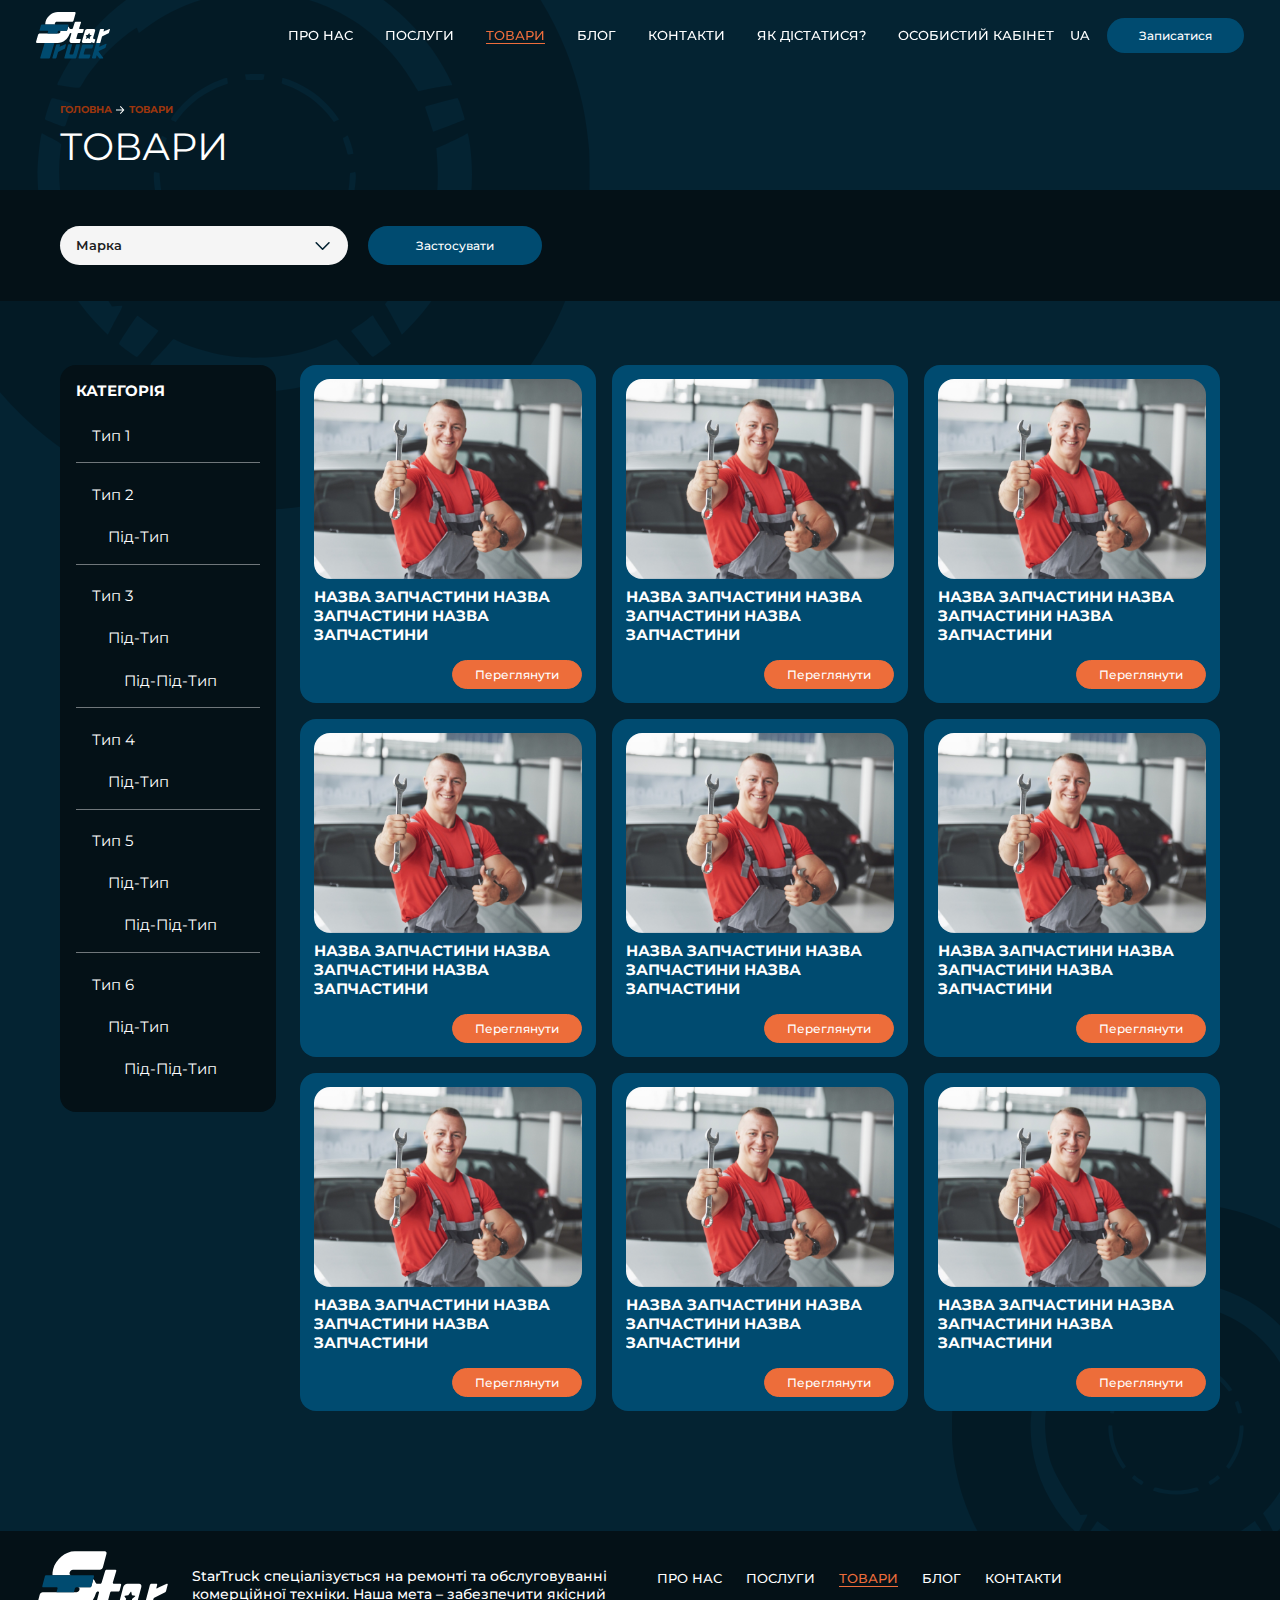
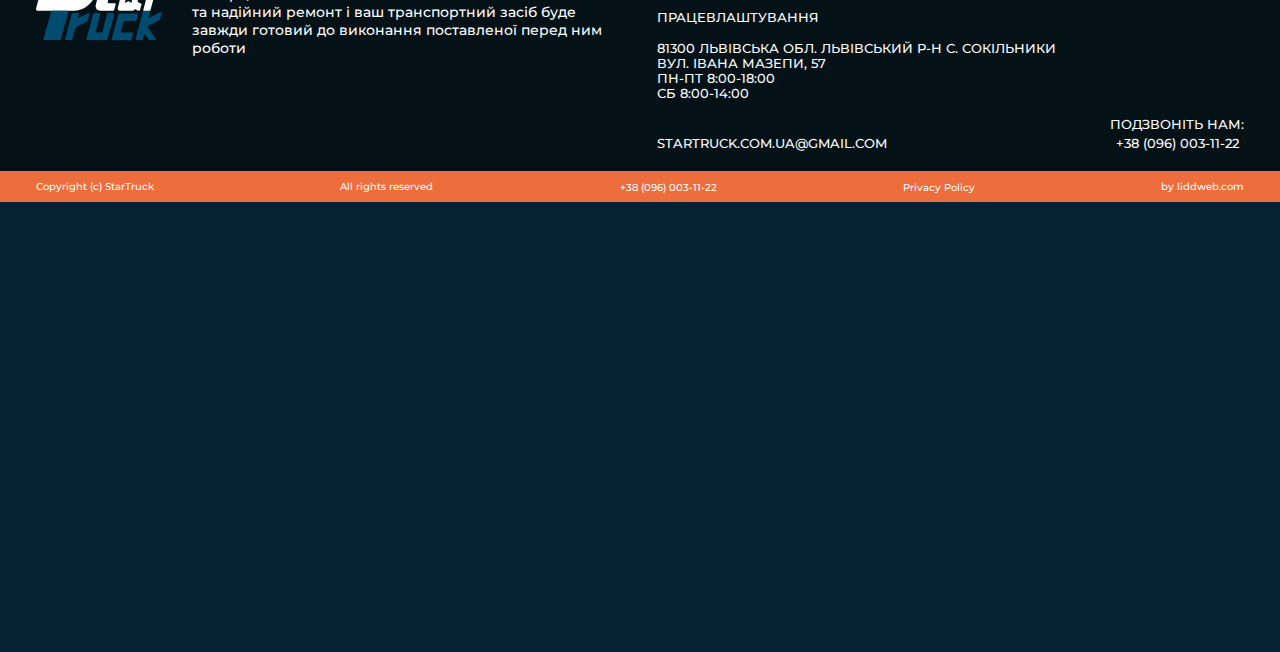
<file: product.html>
<!DOCTYPE html>
<html lang="en">

<head>
    <meta charset="UTF-8">
    <meta name="viewport" content="width=device-width, initial-scale=1.0">
    <link rel="icon" href="./img/logo.svg" type="image/x-icon">
    <!-- css -->
    <link rel="stylesheet" href="./css/style.css">
    <!-- fonts -->
    <link rel="preconnect" href="https://fonts.googleapis.com">
    <link rel="preconnect" href="https://fonts.gstatic.com" crossorigin>
    <link href="https://fonts.googleapis.com/css2?family=Montserrat:ital,wght@0,100..900;1,100..900&display=swap"
        rel="stylesheet">
    <!-- swiper -->

    <!-- treejs -->
    <title>StarTruck</title>
</head>

<body style="background: #042332;display: flex;
flex-direction: column;
justify-content: space-between;
height: 100vh;">
    <header>
        <div class="container_h">
            <div class="header__container">
                <div class="h__left">
                    <a href="./"><img loading="lazy" src="./img/logo.svg" alt="logo photo"></a>

                </div>
                <div class="h__center">
                    <ul class="header__list mob">
                        <li class="header__item">
                            <a href="./about-us.html" class="header__link ">про нас</a>
                        </li>
                        <li class="header__item">
                            <a href="./#serv" class="header__link ">Послуги</a>
                        </li>
                        <li class="header__item">
                            <a href="./product.html" class="header__link no_active">товари</a>
                        </li>
                        <li class="header__item">
                            <a href="./blog.html" class="header__link ">блог</a>
                        </li>
                        <li class="header__item">
                            <a href="./contact.html" class="header__link">контакти</a>
                        </li>
                        <li class="header__item">
                            <a href="./#map_sect" class="header__link">як дістатися?</a>
                        </li>
                        <li class="header__item">
                            <a href="./login.html" class="header__link">Особистий кабінет</a>
                        </li>



                    </ul>
                    <div class="head_box">
                        <div class="header__item lang">
                            <a href="javascript:void(0)" class="header__link language-selector">UA</a>
                            <ul class="language-dropdown">
                                <li><a href="javascript:void(0)" class="language-option header__link"
                                        data-lang="PL">PL</a></li>
                                <li><a href="javascript:void(0)" class="language-option header__link"
                                        data-lang="EN">EN</a></li>
                            </ul>
                        </div>
                        <div class="burger">
                            <div class="burger__icon">
                                <div class="line1"></div>
                                <div class="line2"></div>
                                <div class="line3"></div>
                            </div>
                            <div class="burger__menu">
                                <div class="container">
                                    <ul class="header__list">
                                        <li class="header__item">
                                            <a href="./about-us.html" class="header__link">про нас</a>
                                        </li>
                                        <li class="header__item">
                                            <a href="./#serv" class="header__link">Послуги</a>
                                        </li>
                                        <li class="header__item">
                                            <a href="./product.html" class="header__link no_active">товари</a>
                                        </li>
                                        <li class="header__item">
                                            <a href="./blog.html" class="header__link">блог</a>
                                        </li>
                                        <li class="header__item">
                                            <a href="./contact.html" class="header__link">контакти</a>
                                        </li>
                                        <li class="header__item">
                                            <a href="#map_sect" class="header__link">як дістатися?</a>
                                        </li>
                                        <li class="header__item">
                                            <a href="./login.html" class="header__link">Особистий кабінет</a>
                                        </li>

                                        <li><a href="./" class="btn bottom">Записатися</a></li>
                                    </ul>

                                </div>
                            </div>
                        </div>

                    </div>
                    <a href="./" class="btn mob">Записатися</a>
                </div>

            </div>
            <div id="overlay" class="overlay_half"></div>
        </div>
    </header>
    <main>
        <svg xmlns="http://www.w3.org/2000/svg" class="bc_wheel wheel1" width="737" height="837" viewBox="0 0 737 837"
            fill="none">
            <path
                d="M296.903 0.153076C281.982 0.938293 261.105 3.29395 247.689 5.6496C245.595 5.97675 242.323 6.56567 240.49 6.89282C232.572 8.26697 213.985 12.6511 203.972 15.5303C115.754 40.7881 38.791 93.6595 -16.3785 166.947C-47.2682 207.909 -70.3046 254.302 -84.5715 304.033C-87.4511 314.044 -91.8358 332.628 -93.2102 340.48C-93.5374 342.378 -94.1264 345.649 -94.4536 347.678C-96.0243 356.577 -97.7913 370.449 -99.1656 383.863C-100.278 394.987 -100.278 442.428 -99.1656 452.897C-96.4824 478.155 -95.8279 482.735 -92.4248 500.01C-73.5114 596.788 -19.9125 684.471 58.1626 746.569C116.212 792.701 185.452 822.67 257.964 833.008C281.524 836.411 290.752 837 318.5 837C342.911 837 347.819 836.738 366.602 834.644C435.514 827.054 504.296 800.553 561.298 759.721C655.473 692.323 717.121 591.03 733.352 477.108C734.071 472.004 734.922 464.806 736.166 452.57C737.278 441.511 737.278 396.23 736.166 384.518C734.202 363.775 731.715 347.154 728.247 330.861C717.187 279.364 696.834 231.204 667.645 187.231C627.005 126.115 571.639 77.0391 506.325 44.1907C487.608 34.8336 473.472 28.8135 454.69 22.4009C425.894 12.5203 393.696 5.2569 365.947 2.37781C362.02 1.98517 356.261 1.33081 353.186 1.00366C347.623 0.349304 305.018 -0.304993 296.903 0.153076ZM332.44 147.643C332.832 148.036 334.076 165.703 334.599 179.379L335.057 189.849H318.565L302.139 189.914V186.904C302.139 183.174 303.251 160.992 303.84 153.402C304.233 148.298 304.429 147.709 305.673 147.447C307.505 146.989 332.047 147.251 332.44 147.643ZM286.76 150.392C285.189 157.393 282.375 178.659 281.655 188.867L281.393 192.466L277.205 193.317C238.985 201.3 210.255 213.994 180.74 235.915L173.606 241.215L172.363 238.14C171.708 236.373 171.054 234.933 170.923 234.803C170.792 234.672 168.502 236.046 165.818 237.878C143.698 252.797 117.128 280.672 104.104 302.724C100.701 308.482 99.9815 309.333 98.0836 309.66C96.9056 309.922 91.5391 309.333 85.6492 308.351C80.021 307.435 74.5891 306.585 73.6074 306.519C72.5603 306.454 71.775 305.996 71.775 305.538C71.775 304.164 80.0864 288.197 85.5183 279.167C126.879 210.526 197.101 162.759 274.325 150.653C277.925 150.13 281.589 149.541 282.506 149.41C286.563 148.756 287.152 148.887 286.76 150.392ZM366.274 151.308C439.245 163.937 505.802 208.236 546.508 271.25C554.361 283.421 565.225 303.509 565.225 305.93C565.225 306.323 564.505 306.65 563.654 306.65C561.168 306.65 540.16 310.315 531.456 312.212C527.202 313.194 523.406 314.044 523.079 314.044C522.817 314.11 520.461 310.642 517.974 306.323C491.927 261.304 454.559 227.867 407.897 207.843C393.957 201.889 374.782 196.065 360.254 193.448L355.934 192.663L355.476 188.017C354.298 175.061 351.353 154.318 350.11 149.999C349.782 148.887 350.044 148.821 353.251 149.279C355.214 149.475 361.039 150.457 366.274 151.308ZM327.793 292.647L330.738 293.04L330.149 295.722C329.822 297.162 329.691 298.732 329.887 299.191C330.149 299.779 327.531 299.976 318.5 299.976C309.469 299.976 306.851 299.779 307.113 299.191C307.309 298.732 307.178 297.162 306.851 295.657L306.197 292.974L308.618 292.712C312.806 292.254 324.783 292.254 327.793 292.647ZM284.338 299.91C284.469 301.284 284.665 302.855 284.862 303.444C285.058 304.294 283.815 304.949 279.103 306.65C257.113 314.437 237.349 328.898 223.409 347.416L219.679 352.389L216.472 350.95C212.742 349.248 212.677 349.51 218.239 341.985C222.951 335.703 232.375 325.953 238.658 320.849C249.587 312.081 264.443 303.706 276.616 299.452C283.945 296.966 284.142 296.966 284.338 299.91ZM362.937 300.434C383.355 308.155 401.942 321.438 415.619 337.993C419.808 343.097 424.193 349.183 423.734 349.379C423.669 349.51 422.164 350.164 420.462 350.95L417.386 352.389L413.591 347.416C399.651 328.898 379.887 314.437 357.963 306.65C352.531 304.753 351.942 304.36 352.204 303.117C352.4 302.397 352.662 300.761 352.727 299.583C352.858 297.489 352.924 297.424 355.018 297.816C356.196 298.013 359.795 299.19 362.937 300.434ZM77.9922 325.692C84.0785 327.328 88.2669 328.767 89.0523 329.552C90.3611 330.796 90.2957 330.926 86.5654 342.443C84.4712 348.856 82.5733 354.81 82.3115 355.726C81.3298 359.063 79.4319 358.867 67.5211 354.156C61.4348 351.735 56.3301 349.641 56.1992 349.51C55.6102 348.921 61.1075 330.992 63.7253 324.841C64.9033 321.962 63.4635 321.896 77.9922 325.692ZM574.387 327.72C576.22 332.628 580.932 347.874 580.932 349.117C580.932 349.706 575.762 351.8 555.736 359.391L541.338 364.822L539.833 359.783C539.047 357.035 536.888 350.295 535.055 344.93C533.223 339.498 531.587 334.656 531.456 334.133C531.194 333.413 532.503 332.759 536.888 331.581C556.783 326.15 570.919 322.42 571.573 322.42C571.966 322.354 573.275 324.776 574.387 327.72ZM63.2672 372.347C68.83 375.16 74.131 378.171 74.9817 379.021L76.6178 380.526L75.4398 389.229C72.4949 411.608 73.7383 436.996 79.0393 463.301C83.6204 486.007 89.3795 499.879 106.788 530.11C114.248 543.132 125.832 561.781 134.143 574.213L139.968 582.982L146.381 582.589L152.795 582.196L152.664 583.767C152.533 584.618 150.897 588.086 148.934 591.423C147.036 594.76 143.044 602.22 140.099 607.978L134.732 618.382L127.73 611.577C85.5837 570.222 57.8353 515.06 49.5239 455.842C48.215 446.681 46.9061 428.032 46.9061 418.544C46.9061 400.026 50.9637 364.036 52.7307 366.654C52.927 367.047 57.7044 369.598 63.2672 372.347ZM587.083 378.629C594.086 426.331 588.327 475.145 570.526 519.444C556.783 553.798 535.186 586.188 509.27 611.577L502.333 618.382L496.574 607.324C490.619 595.807 482.373 581.477 481.26 580.691C480.867 580.495 482.307 578.467 484.467 576.111C516.142 542.478 536.953 500.795 544.217 456.496C547.751 434.837 548.144 419.394 545.854 390.734L545.395 385.434L553.511 381.9C564.636 377.124 583.811 367.505 584.138 366.589C584.662 365.411 585.905 370.645 587.083 378.629ZM205.609 371.103C207.048 371.823 208.357 372.412 208.488 372.543C208.619 372.608 207.506 376.338 206.001 380.788C204.561 385.303 203.318 389.229 203.318 389.622C203.318 390.014 203.056 391.061 202.729 391.912C202.14 393.417 201.944 393.482 198.802 392.828C196.577 392.435 195.465 391.846 195.465 391.257C195.465 390.145 197.166 383.078 198.082 380.592C200.177 374.637 202.271 369.468 202.598 369.599C202.794 369.729 204.169 370.384 205.609 371.103ZM436.496 373.852C438.983 380.461 440.75 386.088 441.208 389.294L441.666 392.174L438.263 392.828C434.991 393.482 434.86 393.482 434.271 391.912C433.944 391.061 433.682 390.014 433.682 389.622C433.682 389.229 432.439 385.237 430.933 380.722C429.428 376.207 428.512 372.412 428.839 372.281C429.166 372.15 430.475 371.496 431.719 370.842C432.962 370.122 434.206 369.599 434.402 369.533C434.598 369.468 435.58 371.431 436.496 373.852ZM197.821 415.926C198.671 415.926 199.391 416.123 199.391 416.384C199.391 416.712 199.719 421.03 200.046 426.003C201.616 447.531 207.965 466.18 219.941 484.633L224.849 492.158L222.493 494.579C220.203 496.869 220.006 497 218.894 495.953C214.378 491.831 202.598 470.041 198.802 458.786C195.072 447.662 192.258 431.5 192.192 421.03C192.192 415.272 192.52 414.552 194.614 415.337C195.465 415.665 196.904 415.926 197.821 415.926ZM444.808 420.834C444.742 426.919 443.237 439.09 441.601 446.354C438.067 461.927 432.046 475.865 422.884 489.541C417.517 497.524 417.386 497.589 414.507 494.579L412.151 492.158L417.059 484.633C429.035 466.18 435.384 447.531 436.954 426.003C437.281 421.03 437.609 416.712 437.609 416.384C437.609 416.123 438.394 415.926 439.441 415.861C440.423 415.861 441.797 415.599 442.517 415.337C444.349 414.552 444.808 415.599 444.808 420.834ZM244.352 511.33C246.053 512.705 249.391 515.126 251.747 516.696C258.684 521.277 258.422 520.884 256.524 524.287C255.477 526.184 254.561 527.1 253.972 526.904C252.074 526.184 242.127 519.248 239.116 516.565L235.975 513.752L238.004 511.265C239.116 509.956 240.294 508.844 240.621 508.844C240.883 508.844 242.585 509.956 244.352 511.33ZM398.997 511.265L401.156 513.686L397.949 516.5C394.677 519.379 385.057 526.119 383.159 526.839C382.439 527.166 381.654 526.446 380.476 524.287C378.578 520.884 378.316 521.277 385.253 516.696C387.609 515.126 390.947 512.705 392.648 511.33C394.415 509.956 396.052 508.844 396.379 508.844C396.641 508.844 397.884 509.956 398.997 511.265ZM288.723 533.317C298.801 535.999 307.309 537.112 318.5 537.112C329.691 537.112 338.199 535.999 348.277 533.317C358.683 530.568 357.963 530.503 359.926 533.971L361.628 536.981L359.206 538.028C356.589 539.075 346.707 541.692 340.751 542.805C320.398 546.665 295.333 544.571 276.812 537.57L275.372 537.046L277.074 533.971C279.037 530.503 278.252 530.568 288.723 533.317ZM466.273 594.367C466.208 594.695 470.462 601.369 475.697 609.287C480.933 617.204 485.972 625.056 486.954 626.692L488.721 629.768L485.252 632.647C481.391 635.853 469.611 644.294 467.059 645.603C465.619 646.388 465.292 646.257 463.263 643.902C460.056 640.237 449.061 626.627 443.63 619.625L438.918 613.605L441.077 612.035C442.19 611.184 445.658 608.763 448.734 606.669C451.81 604.575 456.915 600.845 460.056 598.359C465.881 593.909 466.535 593.517 466.273 594.367ZM176.813 598.228C179.365 600.191 185.059 604.379 189.575 607.454C194.09 610.595 197.886 613.213 197.952 613.278C198.606 613.736 172.167 646.257 171.185 646.257C169.811 646.257 151.159 632.843 149.065 630.357C148.476 629.637 149.785 627.15 155.478 618.251C163.79 605.23 171.119 594.564 171.774 594.564C172.036 594.564 174.326 596.2 176.813 598.228ZM220.203 625.253C239.705 635.199 270.137 643.64 295.922 646.323C306 647.37 331 647.37 340.751 646.388C364.769 643.836 388.198 637.816 408.486 628.917C421.378 623.29 420.266 623.551 422.36 626.038C426.483 631.076 434.925 640.303 442.255 647.762C449.258 655.026 449.912 655.811 448.865 656.596C446.575 658.428 427.792 667.262 418.303 670.992C346.248 699.521 265.425 695.857 196.119 660.98C185.583 655.614 185.517 657.316 196.774 645.603C202.14 640.041 208.684 632.909 211.302 629.768C213.92 626.627 216.472 624.075 216.93 624.075C217.389 624.009 218.828 624.598 220.203 625.253Z"
                fill="black" fill-opacity="0.25" />
        </svg>
        <svg xmlns="http://www.w3.org/2000/svg" class="bc_wheel wheel2" width="410" height="560" viewBox="0 0 410 560"
            fill="none">
            <path
                d="M265.551 0.102417C255.567 0.627747 241.6 2.2038 232.624 3.77991C231.222 3.99878 229.033 4.39282 227.807 4.61169C222.509 5.53107 210.074 8.46429 203.375 10.3906C144.351 27.2896 92.859 62.6635 55.9475 111.697C35.2805 139.103 19.8679 170.142 10.3225 203.415C8.39595 210.113 5.46229 222.547 4.54279 227.8C4.32386 229.07 3.92979 231.259 3.71086 232.616C2.65999 238.57 1.47777 247.851 0.55827 256.826C-0.18609 264.269 -0.18609 296.009 0.55827 303.014C2.35349 319.913 2.79135 322.977 5.06822 334.535C17.7223 399.285 53.583 457.95 105.82 499.497C144.658 530.361 190.983 550.412 239.498 557.329C255.261 559.606 261.435 560 280 560C296.332 560 299.616 559.825 312.183 558.424C358.289 553.345 404.308 535.615 442.446 508.296C505.454 463.203 546.7 395.432 557.559 319.212C558.041 315.797 558.61 310.981 559.442 302.795C560.186 295.396 560.186 265.1 559.442 257.264C558.128 243.386 556.464 232.266 554.144 221.365C546.744 186.91 533.126 154.688 513.598 125.268C486.407 84.3782 449.364 51.5435 405.666 29.5661C393.143 23.3056 383.685 19.2779 371.118 14.9875C351.853 8.37677 330.31 3.51715 311.745 1.59088C309.118 1.32819 305.264 0.890381 303.207 0.671509C299.485 0.233704 270.98 -0.204041 265.551 0.102417ZM289.326 98.7817C289.589 99.0443 290.421 110.865 290.771 120.015L291.078 127.02H280.044L269.053 127.063V125.049C269.053 122.554 269.798 107.713 270.192 102.634C270.455 99.2195 270.586 98.8254 271.418 98.6503C272.644 98.3439 289.064 98.519 289.326 98.7817ZM258.764 100.62C257.713 105.305 255.83 119.533 255.349 126.363L255.173 128.771L252.371 129.34C226.8 134.681 207.578 143.174 187.831 157.84L183.058 161.387L182.226 159.329C181.788 158.147 181.35 157.184 181.263 157.096C181.175 157.009 179.643 157.928 177.847 159.154C163.048 169.136 145.271 187.786 136.557 202.539C134.28 206.392 133.799 206.961 132.529 207.18C131.741 207.355 128.15 206.961 124.21 206.304C120.444 205.692 116.81 205.122 116.153 205.079C115.453 205.035 114.927 204.728 114.927 204.422C114.927 203.503 120.488 192.82 124.122 186.779C151.795 140.854 198.777 108.895 250.444 100.796C252.853 100.445 255.305 100.051 255.918 99.9637C258.632 99.5259 259.027 99.6135 258.764 100.62ZM311.964 101.233C360.785 109.683 405.315 139.322 432.55 181.481C437.804 189.624 445.073 203.065 445.073 204.685C445.073 204.947 444.591 205.166 444.022 205.166C442.358 205.166 428.303 207.618 422.479 208.887C419.633 209.544 417.094 210.113 416.875 210.113C416.7 210.157 415.123 207.837 413.459 204.947C396.033 174.827 371.031 152.455 339.812 139.059C330.485 135.075 317.656 131.179 307.935 129.427L305.046 128.902L304.739 125.794C303.951 117.125 301.981 103.247 301.149 100.358C300.93 99.6135 301.105 99.5697 303.25 99.8762C304.564 100.007 308.461 100.664 311.964 101.233ZM286.218 195.797L288.188 196.06L287.794 197.855C287.575 198.818 287.487 199.869 287.619 200.175C287.794 200.569 286.042 200.701 280 200.701C273.958 200.701 272.206 200.569 272.381 200.175C272.513 199.869 272.425 198.818 272.206 197.811L271.768 196.016L273.388 195.841C276.191 195.535 284.203 195.535 286.218 195.797ZM257.144 200.657C257.231 201.576 257.363 202.627 257.494 203.021C257.625 203.59 256.793 204.028 253.641 205.166C238.929 210.376 225.705 220.051 216.379 232.441L213.883 235.768L211.738 234.805C209.242 233.667 209.198 233.842 212.92 228.807C216.073 224.604 222.378 218.081 226.581 214.666C233.893 208.8 243.833 203.196 251.977 200.35C256.881 198.687 257.012 198.687 257.144 200.657ZM309.731 201.007C323.392 206.173 335.827 215.06 344.978 226.137C347.781 229.551 350.714 233.623 350.408 233.754C350.364 233.842 349.357 234.28 348.218 234.805L346.161 235.768L343.621 232.441C334.295 220.051 321.071 210.376 306.403 205.166C302.769 203.897 302.375 203.634 302.55 202.802C302.681 202.32 302.856 201.226 302.9 200.438C302.988 199.037 303.031 198.993 304.433 199.256C305.221 199.387 307.629 200.175 309.731 201.007ZM119.087 217.906C123.159 219 125.961 219.964 126.487 220.489C127.362 221.321 127.319 221.408 124.823 229.114C123.422 233.404 122.152 237.388 121.977 238.001C121.32 240.234 120.05 240.102 112.081 236.95C108.009 235.33 104.594 233.929 104.506 233.842C104.112 233.448 107.79 221.452 109.541 217.337C110.33 215.411 109.366 215.367 119.087 217.906ZM451.203 219.263C452.429 222.547 455.582 232.747 455.582 233.579C455.582 233.973 452.122 235.374 438.724 240.453L429.091 244.086L428.084 240.715C427.559 238.876 426.114 234.367 424.888 230.777C423.662 227.144 422.567 223.904 422.479 223.554C422.304 223.072 423.18 222.634 426.114 221.846C439.425 218.212 448.882 215.717 449.32 215.717C449.583 215.673 450.459 217.293 451.203 219.263ZM109.235 249.121C112.957 251.003 116.503 253.017 117.073 253.586L118.167 254.593L117.379 260.416C115.409 275.389 116.241 292.375 119.787 309.975C122.852 325.166 126.705 334.447 138.353 354.674C143.344 363.386 151.094 375.863 156.655 384.181L160.552 390.048L164.843 389.785L169.134 389.522L169.046 390.573C168.959 391.142 167.864 393.462 166.551 395.695C165.281 397.928 162.61 402.919 160.64 406.771L157.049 413.732L152.364 409.179C124.166 381.51 105.601 344.604 100.04 304.984C99.1642 298.855 98.2884 286.377 98.2884 280.029C98.2884 267.64 101.003 243.561 102.185 245.312C102.317 245.575 105.513 247.282 109.235 249.121ZM459.697 253.324C464.382 285.239 460.529 317.899 448.62 347.537C439.424 370.522 424.975 392.193 407.636 409.179L402.995 413.732L399.141 406.334C395.157 398.628 389.64 389.041 388.896 388.515C388.633 388.384 389.596 387.027 391.041 385.451C412.233 362.948 426.157 335.06 431.018 305.421C433.382 290.93 433.645 280.598 432.112 261.423L431.806 257.877L437.235 255.513C444.679 252.317 457.508 245.881 457.727 245.268C458.077 244.48 458.909 247.983 459.697 253.324ZM204.469 248.289C205.433 248.771 206.308 249.165 206.396 249.252C206.483 249.296 205.739 251.791 204.732 254.768C203.769 257.789 202.937 260.416 202.937 260.679C202.937 260.941 202.762 261.642 202.543 262.211C202.149 263.218 202.017 263.262 199.916 262.824C198.427 262.561 197.682 262.167 197.682 261.773C197.682 261.029 198.821 256.301 199.434 254.637C200.835 250.653 202.236 247.195 202.455 247.282C202.586 247.37 203.506 247.807 204.469 248.289ZM358.946 250.128C360.61 254.55 361.792 258.315 362.099 260.46L362.405 262.386L360.128 262.824C357.939 263.262 357.851 263.262 357.457 262.211C357.238 261.642 357.063 260.941 357.063 260.679C357.063 260.416 356.231 257.745 355.224 254.725C354.217 251.704 353.604 249.165 353.823 249.077C354.042 248.99 354.918 248.552 355.75 248.114C356.582 247.632 357.414 247.282 357.545 247.238C357.676 247.195 358.333 248.508 358.946 250.128ZM199.259 278.278C199.828 278.278 200.31 278.409 200.31 278.585C200.31 278.803 200.529 281.693 200.747 285.02C201.798 299.424 206.046 311.901 214.058 324.247L217.342 329.281L215.766 330.901C214.234 332.434 214.102 332.521 213.358 331.821C210.337 329.062 202.455 314.484 199.916 306.954C197.42 299.511 195.537 288.698 195.493 281.693C195.493 277.84 195.712 277.359 197.113 277.884C197.682 278.103 198.646 278.278 199.259 278.278ZM364.507 281.562C364.463 285.633 363.456 293.776 362.361 298.636C359.997 309.055 355.969 318.38 349.839 327.53C346.248 332.871 346.16 332.915 344.234 330.901L342.658 329.281L345.942 324.247C353.954 311.901 358.202 299.424 359.253 285.02C359.471 281.693 359.69 278.803 359.69 278.585C359.69 278.409 360.216 278.278 360.916 278.234C361.573 278.234 362.493 278.059 362.974 277.884C364.2 277.359 364.507 278.059 364.507 281.562ZM230.391 342.109C231.529 343.028 233.762 344.648 235.338 345.699C239.98 348.763 239.805 348.501 238.535 350.777C237.834 352.047 237.221 352.66 236.827 352.528C235.557 352.047 228.902 347.406 226.888 345.611L224.786 343.729L226.143 342.065C226.888 341.189 227.676 340.445 227.895 340.445C228.07 340.445 229.208 341.189 230.391 342.109ZM333.857 342.065L335.302 343.685L333.156 345.567C330.967 347.494 324.53 352.003 323.26 352.485C322.779 352.703 322.253 352.222 321.465 350.777C320.195 348.501 320.02 348.763 324.662 345.699C326.238 344.648 328.471 343.028 329.609 342.109C330.792 341.189 331.886 340.445 332.105 340.445C332.28 340.445 333.112 341.189 333.857 342.065ZM260.077 356.819C266.82 358.614 272.513 359.358 280 359.358C287.487 359.358 293.18 358.614 299.923 356.819C306.885 354.98 306.403 354.936 307.716 357.257L308.855 359.27L307.235 359.971C305.483 360.671 298.872 362.423 294.887 363.167C281.27 365.75 264.5 364.349 252.108 359.664L251.145 359.314L252.283 357.257C253.597 354.936 253.072 354.98 260.077 356.819ZM378.869 397.665C378.825 397.884 381.671 402.35 385.174 407.647C388.677 412.944 392.048 418.198 392.705 419.292L393.887 421.35L391.566 423.276C388.983 425.421 381.102 431.069 379.394 431.945C378.431 432.47 378.212 432.382 376.854 430.806C374.709 428.355 367.353 419.249 363.719 414.564L360.566 410.536L362.011 409.486C362.755 408.917 365.076 407.297 367.134 405.896C369.192 404.495 372.607 401.999 374.709 400.336C378.606 397.359 379.044 397.096 378.869 397.665ZM185.203 400.248C186.911 401.562 190.721 404.363 193.742 406.421C196.763 408.523 199.303 410.274 199.346 410.317C199.784 410.624 182.095 432.382 181.438 432.382C180.518 432.382 168.039 423.408 166.638 421.744C166.244 421.262 167.12 419.599 170.929 413.645C176.49 404.933 181.394 397.796 181.832 397.796C182.007 397.796 183.54 398.891 185.203 400.248ZM214.234 418.329C227.282 424.984 247.642 430.631 264.894 432.426C271.637 433.127 288.363 433.127 294.887 432.47C310.957 430.763 326.632 426.735 340.206 420.781C348.831 417.016 348.087 417.191 349.488 418.854C352.247 422.226 357.895 428.398 362.799 433.389C367.484 438.249 367.922 438.774 367.222 439.3C365.689 440.525 353.122 446.436 346.773 448.931C298.565 468.019 244.49 465.567 198.12 442.233C191.071 438.643 191.027 439.781 198.558 431.945C202.149 428.223 206.527 423.451 208.279 421.35C210.03 419.249 211.738 417.541 212.044 417.541C212.351 417.497 213.314 417.891 214.234 418.329Z"
                fill="black" fill-opacity="0.25" />
        </svg>
        <section class="sect_blog sect_product">

            <div class="container">
                <div class="link">
                    <a href="./">головна</a>
                    <svg xmlns="http://www.w3.org/2000/svg" width="11" height="10" viewBox="0 0 11 10" fill="none">
                        <path
                            d="M10.2096 5.45962C10.4635 5.20578 10.4635 4.79422 10.2096 4.54038L6.07304 0.403806C5.8192 0.149965 5.40765 0.149965 5.15381 0.403806C4.89996 0.657647 4.89996 1.0692 5.15381 1.32304L8.83076 5L5.15381 8.67696C4.89996 8.9308 4.89996 9.34235 5.15381 9.59619C5.40765 9.85004 5.8192 9.85004 6.07304 9.59619L10.2096 5.45962ZM0 5.65H9.75V4.35H0V5.65Z"
                            fill="white" />
                    </svg>
                    <a href="./product.html.html">товари</a>
                </div>
                <h2>товари</h2>
            </div>
            <div class="selector">
                <div class="container">
                    <div class="flex">
                        <div class="input select-wrapper">
                            <div class="select-box" tabindex="0">
                                <span class="selected">Марка</span>
                                <svg xmlns="http://www.w3.org/2000/svg" width="24" height="24" viewBox="0 0 24 24"
                                    fill="none">
                                    <path d="M4 8L12 16L20 8" stroke="#042332" stroke-width="2" stroke-linecap="round"
                                        stroke-linejoin="round" />
                                </svg>
                            </div>
                            <ul class="dropdown-list">
                                <li class="dropdown-item" data-value="Марка">Марка</li>
                                <li class="dropdown-item" data-value="BMW">BMW</li>
                                <li class="dropdown-item" data-value="Audi">Audi</li>
                                <li class="dropdown-item" data-value="Mercedes">Mercedes</li>
                            </ul>
                        </div>

                        <button class="btn">Застосувати</button>
                    </div>
                </div>
            </div>
        </section>
        <section class="sect_main_prod">
            <div class="container">
                <div class="main__product">
                    <div class="filter">
                        <h3>Категорія</h3>
                        <ul class="filter_list">
                            <li class="type1">
                                <button>Тип 1</button>
                            </li>
                            <li class="type2">
                                <button class="filt1">Тип 2</button>
                                <button class="filt2">Під-Тип </button>
                            </li>
                            <li class="type3">
                                <button class="filt1">Тип 3</button>
                                <button class="filt2">Під-Тип </button>
                                <button class="filt3">Під-Під-Тип </button>
                            </li>
                            <li class="type2">
                                <button class="filt1">Тип 4</button>
                                <button class="filt2">Під-Тип </button>
                            </li>
                            <li class="type3">
                                <button class="filt1">Тип 5</button>
                                <button class="filt2">Під-тип </button>
                                <button class="filt3">Під-Під-Тип</button>
                            </li>
                            <li class="type3">
                                <button class="filt1">Тип 6</button>
                                <button class="filt2">Під-Тип </button>
                                <button class="filt3">Під-Під-Тип </button>
                            </li>
                        </ul>

                    </div>
                    <ul class="grid3">
                        <li>
                            <div class="images">
                                <img src="./img/gal1.png" alt="photo blog">
                            </div>
                            <div class="content">
                                <h3>Назва запчастини Назва запчастини
                                    Назва запчастини</h3>

                                <a class="btn" href="./product-card.html">Переглянути</a>

                            </div>
                        </li>
                        <li>
                            <div class="images">
                                <img src="./img/gal1.png" alt="photo blog">
                            </div>
                            <div class="content">
                                <h3>Назва запчастини Назва запчастини
                                    Назва запчастини</h3>

                                <a class="btn" href="./product-card.html">Переглянути</a>

                            </div>
                        </li>
                        <li>
                            <div class="images">
                                <img src="./img/gal1.png" alt="photo blog">
                            </div>
                            <div class="content">
                                <h3>Назва запчастини Назва запчастини
                                    Назва запчастини</h3>

                                <a class="btn" href="./product-card.html">Переглянути</a>

                            </div>
                        </li>
                        <li>
                            <div class="images">
                                <img src="./img/gal1.png" alt="photo blog">
                            </div>
                            <div class="content">
                                <h3>Назва запчастини Назва запчастини
                                    Назва запчастини</h3>

                                <a class="btn" href="./product-card.html">Переглянути</a>

                            </div>
                        </li>
                        <li>
                            <div class="images">
                                <img src="./img/gal1.png" alt="photo blog">
                            </div>
                            <div class="content">
                                <h3>Назва запчастини Назва запчастини
                                    Назва запчастини</h3>

                                <a class="btn" href="./product-card.html">Переглянути</a>

                            </div>
                        </li>
                        <li>
                            <div class="images">
                                <img src="./img/gal1.png" alt="photo blog">
                            </div>
                            <div class="content">
                                <h3>Назва запчастини Назва запчастини
                                    Назва запчастини</h3>

                                <a class="btn" href="./product-card.html">Переглянути</a>

                            </div>
                        </li>
                        <li>
                            <div class="images">
                                <img src="./img/gal1.png" alt="photo blog">
                            </div>
                            <div class="content">
                                <h3>Назва запчастини Назва запчастини
                                    Назва запчастини</h3>

                                <a class="btn" href="./product-card.html">Переглянути</a>

                            </div>
                        </li>
                        <li>
                            <div class="images">
                                <img src="./img/gal1.png" alt="photo blog">
                            </div>
                            <div class="content">
                                <h3>Назва запчастини Назва запчастини
                                    Назва запчастини</h3>

                                <a class="btn" href="./product-card.html">Переглянути</a>

                            </div>
                        </li>
                        <li>
                            <div class="images">
                                <img src="./img/gal1.png" alt="photo blog">
                            </div>
                            <div class="content">
                                <h3>Назва запчастини Назва запчастини
                                    Назва запчастини</h3>

                                <a class="btn" href="./product-card.html">Переглянути</a>

                            </div>
                        </li>
                    </ul>
                </div>
            </div>
        </section>
    </main>
    <footer>
        <div class="container_h">
            <div class="footer">
                <div class="footer_l">
                    <a href="./">
                        <svg xmlns="http://www.w3.org/2000/svg" width="165" height="112" viewBox="0 0 165 112"
                            fill="none">
                            <path
                                d="M20.6168 30.4568C20.4396 28.0808 20.6784 25.5189 21.3849 22.8495C23.0268 16.6437 26.8745 11.0246 31.7733 6.95902C36.6696 2.89079 42.6146 0.375977 48.4464 0.375977H86.0366C87.6416 0.375977 88.5771 1.76174 88.1241 3.46972L83.6414 20.4237C83.1909 22.1317 81.5218 23.5175 79.9168 23.5175H46.2235C44.419 23.5175 42.5432 25.0761 42.0361 26.9963C41.5561 28.8038 42.4595 30.2865 44.067 30.4568H20.6168Z"
                                fill="white" />
                            <path
                                d="M106.417 42.4888L104.709 48.9566C104.477 49.8237 103.63 50.5284 102.816 50.5284H94.5664C93.7467 50.5284 92.8949 51.2357 92.6635 52.108L89.6381 63.5478C89.4017 64.4463 89.8941 65.1719 90.736 65.1719H98.5199C99.3372 65.1719 99.8123 65.8766 99.5834 66.7489L97.8749 73.2062C97.646 74.0785 96.7967 74.7832 95.977 74.7832H80.3279C76.1233 74.7832 73.6739 71.1577 74.858 66.6834L78.7106 52.108C78.942 51.2357 78.4644 50.5284 77.6447 50.5284H77.4797C76.3227 50.5284 75.3183 51.3588 75.0057 52.5455C75.0032 52.5507 75.0032 52.5585 75.0008 52.5638C73.3884 58.6648 69.6047 64.1869 64.7921 68.1818C59.977 72.1793 54.1329 74.6522 48.4021 74.6522H2.2279C0.622873 74.6522 -0.312574 73.2665 0.14038 71.5585L4.62314 54.6045C5.07363 52.8965 6.74267 51.5107 8.3477 51.5107H50.625C52.23 51.5107 53.8991 50.1249 54.3495 48.417C54.4259 48.1262 54.4628 47.8433 54.4628 47.5761C54.4628 46.3449 53.6824 45.4228 52.4639 45.3311H67.4187C68.2508 45.3311 69.1124 44.6159 69.3462 43.7331L71.611 35.1487C72.7557 36.3642 73.6887 37.7893 74.3829 39.3794C74.7965 40.3277 75.7073 40.9171 76.692 40.9171H80.1851C81.0049 40.9171 81.8566 40.2098 82.088 39.3375L86.4058 25.1157C86.6372 24.2355 87.4964 23.5229 88.3211 23.5229H99.283C100.108 23.5229 100.59 24.2355 100.359 25.1157L96.041 39.3375C95.8096 40.2098 96.2871 40.9171 97.1069 40.9171H105.356C106.171 40.9171 106.648 41.6217 106.417 42.4888Z"
                                fill="white" />
                            <path
                                d="M66.786 78.6731L64.6025 86.93C64.4646 87.4487 64.0979 87.9334 63.6178 88.2267L50.044 95.1844C49.5664 95.4778 49.1972 95.9624 49.0593 96.4811L45.5415 109.791C45.3101 110.669 44.451 111.381 43.6263 111.381H37.5828C36.7582 111.381 36.2757 110.669 36.5095 109.791L44.5938 79.2153C44.8252 78.3378 45.6843 77.6253 46.509 77.6253H52.5525C53.3771 77.6253 53.8596 78.3378 53.6258 79.2153L52.6017 83.0871C52.4909 83.5089 52.8577 83.7656 53.254 83.5429C56.1564 81.8978 62.6085 79.4328 65.5109 77.785C66.2838 77.3476 67.0027 77.8505 66.786 78.6731Z"
                                fill="#004B70" />
                            <path
                                d="M97.7543 79.1999L89.6627 109.805C89.4338 110.674 88.5845 111.379 87.7647 111.379H64.1792C63.3619 111.379 62.8843 110.674 63.1157 109.805L71.2073 79.1999C71.4363 78.3302 72.2855 77.6255 73.1053 77.6255H79.1759C79.9931 77.6255 80.4707 78.3302 80.2393 79.1999L74.6882 100.193C74.4592 101.063 74.9343 101.768 75.7516 101.768H81.2732C82.0905 101.768 82.9398 101.063 83.1712 100.193L88.7223 79.1999C88.9513 78.3302 89.8006 77.6255 90.6203 77.6255H96.6909C97.5082 77.6255 97.9833 78.3302 97.7543 79.1999Z"
                                fill="#004B70" />
                            <path
                                d="M109.157 89.2402L106.218 100.36C105.984 101.248 106.469 101.971 107.306 101.971H120.119C120.954 101.971 121.441 102.692 121.207 103.583L119.518 109.974C119.284 110.862 118.416 111.585 117.581 111.585H95.7358C94.9013 111.585 94.4139 110.865 94.6477 109.974L102.67 79.6315C102.904 78.7435 103.773 78.0205 104.608 78.0205H126.453C127.287 78.0205 127.775 78.7409 127.541 79.6315L125.852 86.0234C125.618 86.9114 124.749 87.6344 123.915 87.6344H111.102C110.26 87.6292 109.391 88.3496 109.157 89.2402Z"
                                fill="#004B70" />
                            <path
                                d="M131.352 65.52C129.601 65.3366 128.299 64.7262 127.285 63.537C127.034 63.2436 126.967 62.8035 127.088 62.3477L131.667 45.0295C132.282 42.7033 131.009 40.8198 128.823 40.8198H114.147C111.963 40.8198 109.696 42.7033 109.081 45.0269L102.321 70.5994C101.705 72.9256 102.978 74.8091 105.164 74.8091H119.838C121.16 74.8091 122.512 74.1201 123.509 73.0618C123.725 72.8339 124.04 72.7894 124.213 72.9518C125.407 74.0782 126.879 74.555 128.676 74.7357C129.237 74.7907 129.865 74.3114 130.03 73.6958C130.707 71.1914 131.275 69.0879 131.955 66.5678C132.1 66.0308 131.841 65.5724 131.352 65.52ZM123.853 56.8046L120.34 59.6652C120.193 59.7857 120.094 59.956 120.077 60.1263L119.661 64.1657C119.617 64.59 119.112 64.9149 118.807 64.7158L115.902 62.8087C115.781 62.7301 115.609 62.7301 115.447 62.8087L111.535 64.7158C111.124 64.9175 110.789 64.5927 110.971 64.1657L112.689 60.1263C112.761 59.956 112.753 59.7857 112.67 59.6652L110.668 56.8046C110.457 56.5033 110.757 55.9794 111.175 55.9166L115.141 55.3272C115.306 55.3036 115.474 55.1962 115.584 55.0416L118.26 51.3663C118.541 50.9786 119.06 50.9786 119.139 51.3663L119.873 55.0416C119.902 55.1962 120.013 55.301 120.166 55.3272L123.821 55.9166C124.2 55.9794 124.222 56.5033 123.853 56.8046Z"
                                fill="white" />
                            <path
                                d="M9.40376 109.784C9.1699 110.666 9.65485 111.382 10.4844 111.382H29.2254C30.055 111.382 30.9166 110.666 31.1504 109.784L40.9259 74.6548H19.1792L9.40376 109.784Z"
                                fill="#004B70" />
                            <path
                                d="M48.6384 46.9313C48.8723 46.0485 49.7339 45.3334 50.5635 45.3334H67.4188C68.2484 45.3334 69.11 44.6182 69.3438 43.7354L72.4234 32.0599C72.6573 31.1771 72.1723 30.4619 71.3427 30.4619H12.8822C12.0526 30.4619 11.191 31.1771 10.9571 32.0599L7.87754 43.7354C7.64368 44.6182 8.12864 45.3334 8.95823 45.3334H25.8135C26.6431 45.3334 27.1281 46.0485 26.8942 46.9313L25.619 51.513H47.3657"
                                fill="#004B70" />
                            <path
                                d="M157.084 77.4807L154.844 85.4915C154.745 85.8346 154.45 86.1752 154.169 86.3664L139.978 93.9501C139.53 94.2593 139.416 94.9037 139.731 95.3621L149.669 109.838C150.117 110.493 149.677 111.41 148.916 111.407L141.858 111.368C141.41 111.365 140.992 111.132 140.728 110.744L135.844 104.153C135.616 103.818 135.126 103.91 135.02 104.311L133.454 110.283C133.284 110.925 132.733 111.37 132.108 111.37H125.983C125.057 111.37 124.393 110.365 124.639 109.482L134.225 73.2737C134.057 74.1067 134.532 74.7616 135.33 74.7616H141.408C142.215 74.7616 143.055 74.0857 143.313 73.2344L140.662 82.9819C140.549 83.4167 140.994 83.773 141.351 83.5372L155.71 76.3622C156.434 75.8854 157.325 76.6137 157.084 77.4807Z"
                                fill="#004B70" />
                            <path
                                d="M164.705 41.86L162.509 50.1668C162.372 50.6881 162.002 51.1753 161.52 51.4713L147.865 58.4709C147.382 58.7669 147.013 59.2541 146.875 59.7754L143.335 73.1642C143.101 74.047 142.24 74.7647 141.408 74.7647H135.33C134.5 74.7647 134.015 74.0496 134.249 73.1642L142.38 42.4049C142.614 41.5221 143.476 40.8043 144.308 40.8043H150.386C151.215 40.8043 151.7 41.5195 151.466 42.4049L150.437 46.3002C150.324 46.7246 150.696 46.9839 151.095 46.7587C154.014 45.1031 160.506 42.6223 163.425 40.9667C164.201 40.5266 164.924 41.0322 164.705 41.86Z"
                                fill="white" />
                            <path
                                d="M143.313 73.2357L143.409 72.8794L143.335 73.1623C143.328 73.1859 143.323 73.2121 143.313 73.2357Z"
                                fill="white" />
                        </svg>
                    </a>
                    <p>StarTruck спеціалізується на ремонті та обслуговуванні комерційної техніки. Наша мета –
                        забезпечити
                        якісний та надійний
                        ремонт і ваш транспортний засіб буде завжди готовий до виконання поставленої перед ним роботи
                    </p>
                </div>

                <div class="footer_r">
                    <ul class="footer_list">
                        <li class="header__item">
                            <a href="./about-us.html" class="header__link">про нас</a>
                        </li>
                        <li class="header__item">
                            <a href="./#serv" class="header__link">Послуги</a>
                        </li>
                        <li class="header__item">
                            <a href="./product.html" class="header__link no_active">товари</a>
                        </li>
                        <li class="header__item">
                            <a href="./blog.html" class="header__link">блог</a>
                        </li>
                        <li class="header__item">
                            <a href="./contact.html" class="header__link">контакти</a>
                        </li>
                        <li class="header__item">
                            <a href="./work.html" class="header__link">працевлаштування</a>
                        </li>
                    </ul>
                    <p>81300 Львівська обл. Львівський р-н с. Сокільники <br>
                        вул. івана мазепи, 57 <br>Пн-Пт 8:00-18:00 <br>Сб 8:00-14:00</p>
                    <div class="box">
                        <a class="header__link" href="mailto:startruck.com.ua@gmail.com">startruck.com.ua@gmail.com</a>
                        <span>
                            <p>Подзвоніть нам:</p>
                            <a class="header__link" href="tel:+380960031122">+38 (096) 003-11-22</a>
                        </span>
                    </div>
                </div>
            </div>
        </div>
        <div class="footer_bot">
            <div class="container_h">
                <ul class="grid5">
                    <li>
                        <p>Copyright (c) StarTruck</p>

                    </li>
                    <li>
                        <p>All rights reserved</p>
                    </li>
                    <li><a href="tel:+380960031122">+38 (096) 003-11-22</a></li>
                    <li> <a href="./privacy.html">Privacy Policy</a></li>
                    <li>
                        <p>by liddweb.com</p>
                    </li>
                </ul>
            </div>
        </div>
    </footer>

    <script src="./js/script.js"></script>
    <script>
        document.querySelector('.select-box').addEventListener('click', function () {
            const dropdown = this.closest('.select-wrapper');
            dropdown.classList.toggle('active');
        });

        document.querySelectorAll('.dropdown-item').forEach(item => {
            item.addEventListener('click', function () {
                const selectBox = this.closest('.select-wrapper').querySelector('.selected');
                selectBox.textContent = this.textContent;
                selectBox.dataset.value = this.dataset.value;
                this.closest('.select-wrapper').classList.remove('active');
            });
        });

        document.addEventListener('click', function (e) {
            const isDropdown = e.target.closest('.select-wrapper');
            if (!isDropdown) {
                document.querySelectorAll('.select-wrapper.active').forEach(dropdown => {
                    dropdown.classList.remove('active');
                });
            }
        });

    </script>

</body>

</html>
</file>
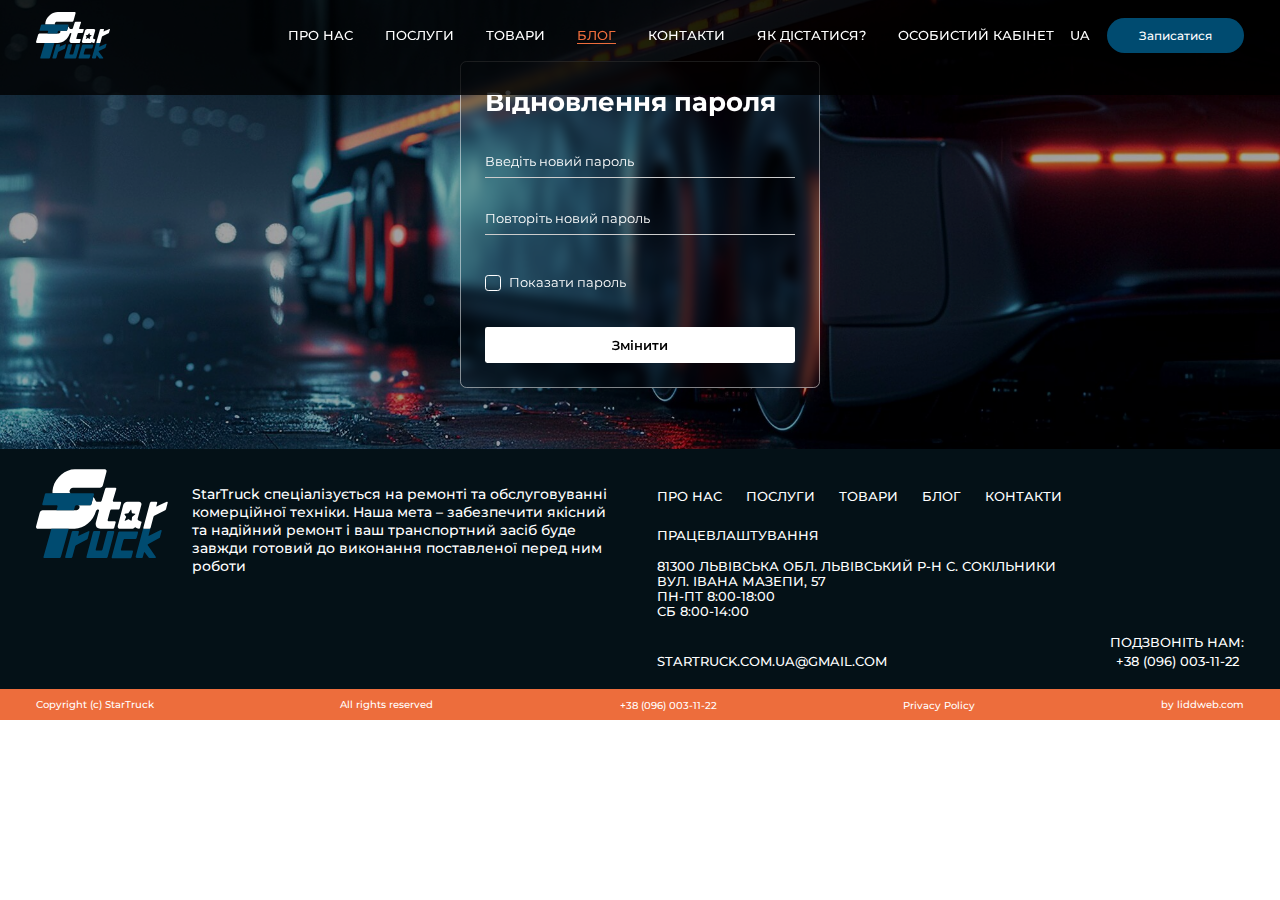
<file: resetPassword.html>
<!DOCTYPE html>
<html lang="en">

<head>
    <meta charset="UTF-8" />
    <meta name="viewport" content="width=device-width, initial-scale=1.0" />
    <link rel="icon" href="./img/logo.svg" type="image/x-icon" />
    <!-- css -->
    <link rel="stylesheet" href="./css/style.css" />
    <!-- fonts -->
    <link rel="preconnect" href="https://fonts.googleapis.com" />
    <link rel="preconnect" href="https://fonts.gstatic.com" crossorigin />
    <link href="https://fonts.googleapis.com/css2?family=Montserrat:ital,wght@0,100..900;1,100..900&display=swap"
        rel="stylesheet" />
    <!-- swiper -->

    <!-- treejs -->
    <title>StarTruck</title>
</head>

<body style="
      display: flex;
      flex-direction: column;
      justify-content: space-between;
      height: 100vh;
      background: #fff;
    ">
    <header style="background-color: rgba(0, 0, 0, 0.8)">
        <div class="container_h">
            <div class="header__container">
                <div class="h__left">
                    <a href="./"><img loading="lazy" src="./img/logo.svg" alt="logo photo" /></a>
                </div>
                <div class="h__center">
                    <ul class="header__list mob">
                        <li class="header__item">
                            <a href="./about-us.html" class="header__link">про нас</a>
                        </li>
                        <li class="header__item">
                            <a href="./#serv" class="header__link">Послуги</a>
                        </li>
                        <li class="header__item">
                            <a href="./product.html" class="header__link">товари</a>
                        </li>
                        <li class="header__item">
                            <a href="./blog.html" class="header__link no_active">блог</a>
                        </li>
                        <li class="header__item">
                            <a href="./contact.html" class="header__link">контакти</a>
                        </li>
                        <li class="header__item">
                            <a href="./#map_sect" class="header__link">як дістатися?</a>
                        </li>
                        <li class="header__item">
                            <a href="./login.html" class="header__link">Особистий кабінет</a>
                        </li>
                    </ul>
                    <div class="head_box">
                        <div class="header__item lang">
                            <a href="javascript:void(0)" class="header__link language-selector">UA</a>
                            <ul class="language-dropdown">
                                <li>
                                    <a href="javascript:void(0)" class="language-option header__link"
                                        data-lang="PL">PL</a>
                                </li>
                                <li>
                                    <a href="javascript:void(0)" class="language-option header__link"
                                        data-lang="EN">EN</a>
                                </li>
                            </ul>
                        </div>
                        <div class="burger">
                            <div class="burger__icon">
                                <div class="line1"></div>
                                <div class="line2"></div>
                                <div class="line3"></div>
                            </div>
                            <div class="burger__menu">
                                <div class="container">
                                    <ul class="header__list">
                                        <li class="header__item">
                                            <a href="./about-us.html" class="header__link">про нас</a>
                                        </li>
                                        <li class="header__item">
                                            <a href="./#serv" class="header__link">Послуги</a>
                                        </li>
                                        <li class="header__item">
                                            <a href="./product.html" class="header__link">товари</a>
                                        </li>
                                        <li class="header__item">
                                            <a href="./blog.html" class="header__link">блог</a>
                                        </li>
                                        <li class="header__item">
                                            <a href="./contact.html" class="header__link">контакти</a>
                                        </li>
                                        <li class="header__item">
                                            <a href="#map_sect" class="header__link">як дістатися?</a>
                                        </li>
                                        <li class="header__item">
                                            <a href="./login.html" class="header__link">Особистий кабінет</a>
                                        </li>

                                        <li><a href="./" class="btn bottom">Записатися</a></li>
                                    </ul>
                                </div>
                            </div>
                        </div>
                    </div>
                    <a href="./" class="btn mob">Записатися</a>
                </div>
            </div>
            <div id="overlay" class="overlay_half"></div>
        </div>
    </header>
    <main style="
       background: url(./img/hero.webp);
    background-position: center;
    background-size: cover;
        height: 100%;
        display: flex;
        flex-direction: column;
        justify-content: center;
        
      " class="login_page">
        <div class="container">
            <div class="maincontainer">
                <form action="#" id="loginForm">
                    <h2>Відновлення пароля</h2>
                    <div class="input-field">
                        <input type="password" name="password" id="password" required>
                        <label for="contact">Введіть новий пароль</label>
                    </div>
                    <div class="input-field">
                        <input type="password" name="password" id="password" required>
                        <label for="password">Повторіть новий пароль</label>
                        <span class="error" id="formError">error</span>
                    </div>

                    <div class="password-options">
                        <label class="custom-checkbox">
                            <input type="checkbox" id="showPassword">
                            <span class="checkbox-mark"></span>
                            Показати пароль
                        </label>

                    </div>



                    <button type="submit" id="submitButton">Змінити</button>


                </form>
            </div>

        </div>
    </main>
    <footer>
        <div class="container_h">
            <div class="footer">
                <div class="footer_l">
                    <a href="./">
                        <svg xmlns="http://www.w3.org/2000/svg" width="165" height="112" viewBox="0 0 165 112"
                            fill="none">
                            <path
                                d="M20.6168 30.4568C20.4396 28.0808 20.6784 25.5189 21.3849 22.8495C23.0268 16.6437 26.8745 11.0246 31.7733 6.95902C36.6696 2.89079 42.6146 0.375977 48.4464 0.375977H86.0366C87.6416 0.375977 88.5771 1.76174 88.1241 3.46972L83.6414 20.4237C83.1909 22.1317 81.5218 23.5175 79.9168 23.5175H46.2235C44.419 23.5175 42.5432 25.0761 42.0361 26.9963C41.5561 28.8038 42.4595 30.2865 44.067 30.4568H20.6168Z"
                                fill="white" />
                            <path
                                d="M106.417 42.4888L104.709 48.9566C104.477 49.8237 103.63 50.5284 102.816 50.5284H94.5664C93.7467 50.5284 92.8949 51.2357 92.6635 52.108L89.6381 63.5478C89.4017 64.4463 89.8941 65.1719 90.736 65.1719H98.5199C99.3372 65.1719 99.8123 65.8766 99.5834 66.7489L97.8749 73.2062C97.646 74.0785 96.7967 74.7832 95.977 74.7832H80.3279C76.1233 74.7832 73.6739 71.1577 74.858 66.6834L78.7106 52.108C78.942 51.2357 78.4644 50.5284 77.6447 50.5284H77.4797C76.3227 50.5284 75.3183 51.3588 75.0057 52.5455C75.0032 52.5507 75.0032 52.5585 75.0008 52.5638C73.3884 58.6648 69.6047 64.1869 64.7921 68.1818C59.977 72.1793 54.1329 74.6522 48.4021 74.6522H2.2279C0.622873 74.6522 -0.312574 73.2665 0.14038 71.5585L4.62314 54.6045C5.07363 52.8965 6.74267 51.5107 8.3477 51.5107H50.625C52.23 51.5107 53.8991 50.1249 54.3495 48.417C54.4259 48.1262 54.4628 47.8433 54.4628 47.5761C54.4628 46.3449 53.6824 45.4228 52.4639 45.3311H67.4187C68.2508 45.3311 69.1124 44.6159 69.3462 43.7331L71.611 35.1487C72.7557 36.3642 73.6887 37.7893 74.3829 39.3794C74.7965 40.3277 75.7073 40.9171 76.692 40.9171H80.1851C81.0049 40.9171 81.8566 40.2098 82.088 39.3375L86.4058 25.1157C86.6372 24.2355 87.4964 23.5229 88.3211 23.5229H99.283C100.108 23.5229 100.59 24.2355 100.359 25.1157L96.041 39.3375C95.8096 40.2098 96.2871 40.9171 97.1069 40.9171H105.356C106.171 40.9171 106.648 41.6217 106.417 42.4888Z"
                                fill="white" />
                            <path
                                d="M66.786 78.6731L64.6025 86.93C64.4646 87.4487 64.0979 87.9334 63.6178 88.2267L50.044 95.1844C49.5664 95.4778 49.1972 95.9624 49.0593 96.4811L45.5415 109.791C45.3101 110.669 44.451 111.381 43.6263 111.381H37.5828C36.7582 111.381 36.2757 110.669 36.5095 109.791L44.5938 79.2153C44.8252 78.3378 45.6843 77.6253 46.509 77.6253H52.5525C53.3771 77.6253 53.8596 78.3378 53.6258 79.2153L52.6017 83.0871C52.4909 83.5089 52.8577 83.7656 53.254 83.5429C56.1564 81.8978 62.6085 79.4328 65.5109 77.785C66.2838 77.3476 67.0027 77.8505 66.786 78.6731Z"
                                fill="#004B70" />
                            <path
                                d="M97.7543 79.1999L89.6627 109.805C89.4338 110.674 88.5845 111.379 87.7647 111.379H64.1792C63.3619 111.379 62.8843 110.674 63.1157 109.805L71.2073 79.1999C71.4363 78.3302 72.2855 77.6255 73.1053 77.6255H79.1759C79.9931 77.6255 80.4707 78.3302 80.2393 79.1999L74.6882 100.193C74.4592 101.063 74.9343 101.768 75.7516 101.768H81.2732C82.0905 101.768 82.9398 101.063 83.1712 100.193L88.7223 79.1999C88.9513 78.3302 89.8006 77.6255 90.6203 77.6255H96.6909C97.5082 77.6255 97.9833 78.3302 97.7543 79.1999Z"
                                fill="#004B70" />
                            <path
                                d="M109.157 89.2402L106.218 100.36C105.984 101.248 106.469 101.971 107.306 101.971H120.119C120.954 101.971 121.441 102.692 121.207 103.583L119.518 109.974C119.284 110.862 118.416 111.585 117.581 111.585H95.7358C94.9013 111.585 94.4139 110.865 94.6477 109.974L102.67 79.6315C102.904 78.7435 103.773 78.0205 104.608 78.0205H126.453C127.287 78.0205 127.775 78.7409 127.541 79.6315L125.852 86.0234C125.618 86.9114 124.749 87.6344 123.915 87.6344H111.102C110.26 87.6292 109.391 88.3496 109.157 89.2402Z"
                                fill="#004B70" />
                            <path
                                d="M131.352 65.52C129.601 65.3366 128.299 64.7262 127.285 63.537C127.034 63.2436 126.967 62.8035 127.088 62.3477L131.667 45.0295C132.282 42.7033 131.009 40.8198 128.823 40.8198H114.147C111.963 40.8198 109.696 42.7033 109.081 45.0269L102.321 70.5994C101.705 72.9256 102.978 74.8091 105.164 74.8091H119.838C121.16 74.8091 122.512 74.1201 123.509 73.0618C123.725 72.8339 124.04 72.7894 124.213 72.9518C125.407 74.0782 126.879 74.555 128.676 74.7357C129.237 74.7907 129.865 74.3114 130.03 73.6958C130.707 71.1914 131.275 69.0879 131.955 66.5678C132.1 66.0308 131.841 65.5724 131.352 65.52ZM123.853 56.8046L120.34 59.6652C120.193 59.7857 120.094 59.956 120.077 60.1263L119.661 64.1657C119.617 64.59 119.112 64.9149 118.807 64.7158L115.902 62.8087C115.781 62.7301 115.609 62.7301 115.447 62.8087L111.535 64.7158C111.124 64.9175 110.789 64.5927 110.971 64.1657L112.689 60.1263C112.761 59.956 112.753 59.7857 112.67 59.6652L110.668 56.8046C110.457 56.5033 110.757 55.9794 111.175 55.9166L115.141 55.3272C115.306 55.3036 115.474 55.1962 115.584 55.0416L118.26 51.3663C118.541 50.9786 119.06 50.9786 119.139 51.3663L119.873 55.0416C119.902 55.1962 120.013 55.301 120.166 55.3272L123.821 55.9166C124.2 55.9794 124.222 56.5033 123.853 56.8046Z"
                                fill="white" />
                            <path
                                d="M9.40376 109.784C9.1699 110.666 9.65485 111.382 10.4844 111.382H29.2254C30.055 111.382 30.9166 110.666 31.1504 109.784L40.9259 74.6548H19.1792L9.40376 109.784Z"
                                fill="#004B70" />
                            <path
                                d="M48.6384 46.9313C48.8723 46.0485 49.7339 45.3334 50.5635 45.3334H67.4188C68.2484 45.3334 69.11 44.6182 69.3438 43.7354L72.4234 32.0599C72.6573 31.1771 72.1723 30.4619 71.3427 30.4619H12.8822C12.0526 30.4619 11.191 31.1771 10.9571 32.0599L7.87754 43.7354C7.64368 44.6182 8.12864 45.3334 8.95823 45.3334H25.8135C26.6431 45.3334 27.1281 46.0485 26.8942 46.9313L25.619 51.513H47.3657"
                                fill="#004B70" />
                            <path
                                d="M157.084 77.4807L154.844 85.4915C154.745 85.8346 154.45 86.1752 154.169 86.3664L139.978 93.9501C139.53 94.2593 139.416 94.9037 139.731 95.3621L149.669 109.838C150.117 110.493 149.677 111.41 148.916 111.407L141.858 111.368C141.41 111.365 140.992 111.132 140.728 110.744L135.844 104.153C135.616 103.818 135.126 103.91 135.02 104.311L133.454 110.283C133.284 110.925 132.733 111.37 132.108 111.37H125.983C125.057 111.37 124.393 110.365 124.639 109.482L134.225 73.2737C134.057 74.1067 134.532 74.7616 135.33 74.7616H141.408C142.215 74.7616 143.055 74.0857 143.313 73.2344L140.662 82.9819C140.549 83.4167 140.994 83.773 141.351 83.5372L155.71 76.3622C156.434 75.8854 157.325 76.6137 157.084 77.4807Z"
                                fill="#004B70" />
                            <path
                                d="M164.705 41.86L162.509 50.1668C162.372 50.6881 162.002 51.1753 161.52 51.4713L147.865 58.4709C147.382 58.7669 147.013 59.2541 146.875 59.7754L143.335 73.1642C143.101 74.047 142.24 74.7647 141.408 74.7647H135.33C134.5 74.7647 134.015 74.0496 134.249 73.1642L142.38 42.4049C142.614 41.5221 143.476 40.8043 144.308 40.8043H150.386C151.215 40.8043 151.7 41.5195 151.466 42.4049L150.437 46.3002C150.324 46.7246 150.696 46.9839 151.095 46.7587C154.014 45.1031 160.506 42.6223 163.425 40.9667C164.201 40.5266 164.924 41.0322 164.705 41.86Z"
                                fill="white" />
                            <path
                                d="M143.313 73.2357L143.409 72.8794L143.335 73.1623C143.328 73.1859 143.323 73.2121 143.313 73.2357Z"
                                fill="white" />
                        </svg>
                    </a>
                    <p>
                        StarTruck спеціалізується на ремонті та обслуговуванні комерційної
                        техніки. Наша мета – забезпечити якісний та надійний ремонт і ваш
                        транспортний засіб буде завжди готовий до виконання поставленої
                        перед ним роботи
                    </p>
                </div>

                <div class="footer_r">
                    <ul class="footer_list">
                        <li class="header__item">
                            <a href="./about-us.html" class="header__link">про нас</a>
                        </li>
                        <li class="header__item">
                            <a href="./#serv" class="header__link">Послуги</a>
                        </li>
                        <li class="header__item">
                            <a href="./product.html" class="header__link">товари</a>
                        </li>
                        <li class="header__item">
                            <a href="./blog.html" class="header__link">блог</a>
                        </li>
                        <li class="header__item">
                            <a href="./contact.html" class="header__link">контакти</a>
                        </li>
                        <li class="header__item">
                            <a href="./work.html" class="header__link">працевлаштування</a>
                        </li>
                    </ul>
                    <p>
                        81300 Львівська обл. Львівський р-н с. Сокільники <br />
                        вул. івана мазепи, 57 <br />Пн-Пт 8:00-18:00 <br />Сб 8:00-14:00
                    </p>
                    <div class="box">
                        <a class="header__link" href="mailto:startruck.com.ua@gmail.com">startruck.com.ua@gmail.com</a>
                        <span>
                            <p>Подзвоніть нам:</p>
                            <a class="header__link" href="tel:+380960031122">+38 (096) 003-11-22</a>
                        </span>
                    </div>
                </div>
            </div>
        </div>
        <div class="footer_bot">
            <div class="container_h">
                <ul class="grid5">
                    <li>
                        <p>Copyright (c) StarTruck</p>
                    </li>
                    <li>
                        <p>All rights reserved</p>
                    </li>
                    <li><a href="tel:+380960031122">+38 (096) 003-11-22</a></li>
                    <li><a href="./privacy.html">Privacy Policy</a></li>
                    <li>
                        <p>by liddweb.com</p>
                    </li>
                </ul>
            </div>
        </div>
    </footer>
    <script>
        (function () {
            const submitButton = document.getElementById("submitButton");
            const passwordField = document.querySelectorAll("input[name='password']")[0];
            const confirmPasswordField = document.querySelectorAll("input[name='password']")[1];
            const formError = document.getElementById("formError");
            const showPasswordCheckbox = document.getElementById("showPassword");


            showPasswordCheckbox.addEventListener("change", function () {
                const passwordType = this.checked ? "text" : "password";
                passwordField.type = passwordType;
                confirmPasswordField.type = passwordType;
            });


            submitButton.addEventListener("click", function (event) {
                event.preventDefault();
                let isValid = true;
                formError.textContent = "";
                formError.style.opacity = "0";


                document.querySelectorAll(".input-field").forEach(field => {
                    field.classList.remove("input_error");
                });

                if (passwordField.value.trim() === "") {
                    passwordField.closest(".input-field").classList.add("input_error");
                    formError.textContent = "Введіть новий пароль.";
                    isValid = false;
                }


                if (confirmPasswordField.value.trim() === "") {
                    confirmPasswordField.closest(".input-field").classList.add("input_error");
                    formError.textContent = isValid ? "Повторіть новий пароль." : "Заповніть усі поля.";
                    isValid = false;
                } else if (passwordField.value.trim() !== confirmPasswordField.value.trim()) {
                    confirmPasswordField.closest(".input-field").classList.add("input_error");
                    formError.textContent = "Паролі не збігаються.";
                    isValid = false;
                }


                if (!isValid) {
                    formError.style.opacity = "1";
                } else {
                    alert("Пароль успішно змінено!");
                    window.location.href = "./login.html";
                }
            });


            document.querySelectorAll(".input-field input").forEach(input => {
                input.addEventListener("focus", function () {
                    this.closest(".input-field").classList.remove("input_error");
                    formError.style.opacity = "0";
                });
            });
        })();

    </script>
    <script src="./js/script.js"></script>
</body>

</html>
</file>
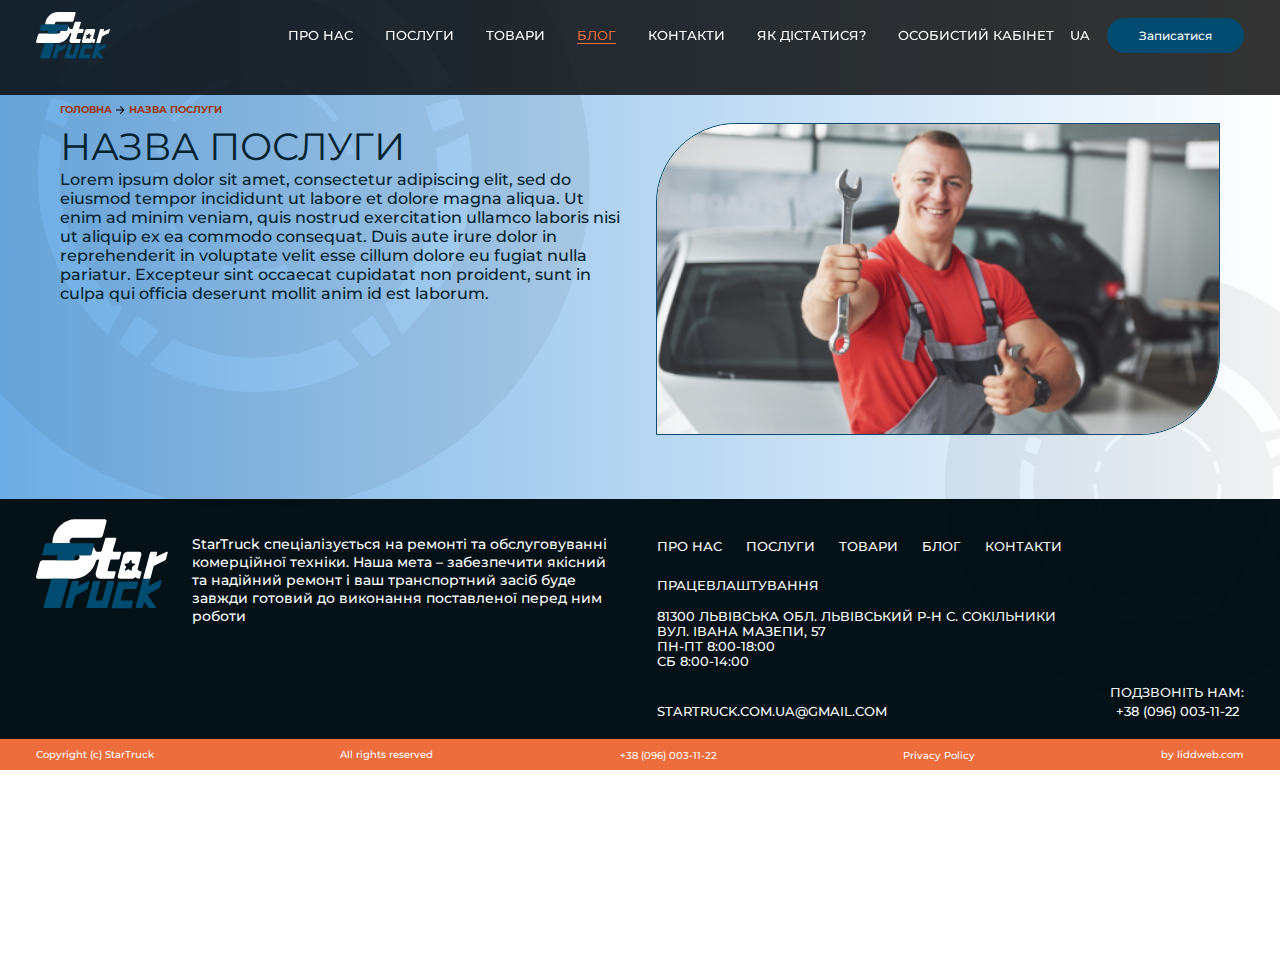
<file: serv-card.html>
<!DOCTYPE html>
<html lang="en">

<head>
    <meta charset="UTF-8">
    <meta name="viewport" content="width=device-width, initial-scale=1.0">
    <link rel="icon" href="./img/logo.svg" type="image/x-icon">
    <!-- css -->
    <link rel="stylesheet" href="./css/style.css">
    <!-- fonts -->
    <link rel="preconnect" href="https://fonts.googleapis.com">
    <link rel="preconnect" href="https://fonts.gstatic.com" crossorigin>
    <link href="https://fonts.googleapis.com/css2?family=Montserrat:ital,wght@0,100..900;1,100..900&display=swap"
        rel="stylesheet">
    <!-- swiper -->

    <!-- treejs -->
    <title>StarTruck</title>
</head>

<body style="display: flex;
flex-direction: column;
justify-content: space-between;
height: 100vh;
background: #FFF;">
    <header style=" background-color: rgba(0, 0, 0, 0.8);">
        <div class="container_h">
            <div class="header__container">
                <div class="h__left">
                    <a href="./"><img loading="lazy" src="./img/logo.svg" alt="logo photo"></a>

                </div>
                <div class="h__center">
                    <ul class="header__list mob">
                        <li class="header__item">
                            <a href="./about-us.html" class="header__link ">про нас</a>
                        </li>
                        <li class="header__item">
                            <a href="./#serv" class="header__link ">Послуги</a>
                        </li>
                        <li class="header__item">
                            <a href="./product.html" class="header__link">товари</a>
                        </li>
                        <li class="header__item">
                            <a href="./blog.html" class="header__link no_active">блог</a>
                        </li>
                        <li class="header__item">
                            <a href="./contact.html" class="header__link">контакти</a>
                        </li>
                        <li class="header__item">
                            <a href="./#map_sect" class="header__link">як дістатися?</a>
                        </li>
                        <li class="header__item">
                            <a href="./login.html" class="header__link">Особистий кабінет</a>
                        </li>



                    </ul>
                    <div class="head_box">
                        <div class="header__item lang">
                            <a href="javascript:void(0)" class="header__link language-selector">UA</a>
                            <ul class="language-dropdown">
                                <li><a href="javascript:void(0)" class="language-option header__link"
                                        data-lang="PL">PL</a></li>
                                <li><a href="javascript:void(0)" class="language-option header__link"
                                        data-lang="EN">EN</a></li>
                            </ul>
                        </div>
                        <div class="burger">
                            <div class="burger__icon">
                                <div class="line1"></div>
                                <div class="line2"></div>
                                <div class="line3"></div>
                            </div>
                            <div class="burger__menu">
                                <div class="container">
                                    <ul class="header__list">
                                        <li class="header__item">
                                            <a href="./about-us.html" class="header__link">про нас</a>
                                        </li>
                                        <li class="header__item">
                                            <a href="./#serv" class="header__link">Послуги</a>
                                        </li>
                                        <li class="header__item">
                                            <a href="./product.html" class="header__link">товари</a>
                                        </li>
                                        <li class="header__item">
                                            <a href="./blog.html" class="header__link">блог</a>
                                        </li>
                                        <li class="header__item">
                                            <a href="./contact.html" class="header__link">контакти</a>
                                        </li>
                                        <li class="header__item">
                                            <a href="#map_sect" class="header__link">як дістатися?</a>
                                        </li>
                                        <li class="header__item">
                                            <a href="./login.html" class="header__link">Особистий кабінет</a>
                                        </li>

                                        <li><a href="./" class="btn bottom">Записатися</a></li>
                                    </ul>

                                </div>
                            </div>
                        </div>

                    </div>
                    <a href="./" class="btn mob">Записатися</a>
                </div>

            </div>
            <div id="overlay" class="overlay_half"></div>
        </div>
    </header>
    <main style="background: linear-gradient(90deg, rgba(108,172,228,1) 0%, rgba(255,255,255,1) 100%); height: 100%;
    display: flex;flex-direction: column;
justify-content: center;">
        <section class="sect_card">
            <svg xmlns="http://www.w3.org/2000/svg" class="bc_wheel wheel1" width="737" height="837"
                viewBox="0 0 737 837" fill="none">
                <path
                    d="M296.903 0.153076C281.982 0.938293 261.105 3.29395 247.689 5.6496C245.595 5.97675 242.323 6.56567 240.49 6.89282C232.572 8.26697 213.985 12.6511 203.972 15.5303C115.754 40.7881 38.791 93.6595 -16.3785 166.947C-47.2682 207.909 -70.3046 254.302 -84.5715 304.033C-87.4511 314.044 -91.8358 332.628 -93.2102 340.48C-93.5374 342.378 -94.1264 345.649 -94.4536 347.678C-96.0243 356.577 -97.7913 370.449 -99.1656 383.863C-100.278 394.987 -100.278 442.428 -99.1656 452.897C-96.4824 478.155 -95.8279 482.735 -92.4248 500.01C-73.5114 596.788 -19.9125 684.471 58.1626 746.569C116.212 792.701 185.452 822.67 257.964 833.008C281.524 836.411 290.752 837 318.5 837C342.911 837 347.819 836.738 366.602 834.644C435.514 827.054 504.296 800.553 561.298 759.721C655.473 692.323 717.121 591.03 733.352 477.108C734.071 472.004 734.922 464.806 736.166 452.57C737.278 441.511 737.278 396.23 736.166 384.518C734.202 363.775 731.715 347.154 728.247 330.861C717.187 279.364 696.834 231.204 667.645 187.231C627.005 126.115 571.639 77.0391 506.325 44.1907C487.608 34.8336 473.472 28.8135 454.69 22.4009C425.894 12.5203 393.696 5.2569 365.947 2.37781C362.02 1.98517 356.261 1.33081 353.186 1.00366C347.623 0.349304 305.018 -0.304993 296.903 0.153076ZM332.44 147.643C332.832 148.036 334.076 165.703 334.599 179.379L335.057 189.849H318.565L302.139 189.914V186.904C302.139 183.174 303.251 160.992 303.84 153.402C304.233 148.298 304.429 147.709 305.673 147.447C307.505 146.989 332.047 147.251 332.44 147.643ZM286.76 150.392C285.189 157.393 282.375 178.659 281.655 188.867L281.393 192.466L277.205 193.317C238.985 201.3 210.255 213.994 180.74 235.915L173.606 241.215L172.363 238.14C171.708 236.373 171.054 234.933 170.923 234.803C170.792 234.672 168.502 236.046 165.818 237.878C143.698 252.797 117.128 280.672 104.104 302.724C100.701 308.482 99.9815 309.333 98.0836 309.66C96.9056 309.922 91.5391 309.333 85.6492 308.351C80.021 307.435 74.5891 306.585 73.6074 306.519C72.5603 306.454 71.775 305.996 71.775 305.538C71.775 304.164 80.0864 288.197 85.5183 279.167C126.879 210.526 197.101 162.759 274.325 150.653C277.925 150.13 281.589 149.541 282.506 149.41C286.563 148.756 287.152 148.887 286.76 150.392ZM366.274 151.308C439.245 163.937 505.802 208.236 546.508 271.25C554.361 283.421 565.225 303.509 565.225 305.93C565.225 306.323 564.505 306.65 563.654 306.65C561.168 306.65 540.16 310.315 531.456 312.212C527.202 313.194 523.406 314.044 523.079 314.044C522.817 314.11 520.461 310.642 517.974 306.323C491.927 261.304 454.559 227.867 407.897 207.843C393.957 201.889 374.782 196.065 360.254 193.448L355.934 192.663L355.476 188.017C354.298 175.061 351.353 154.318 350.11 149.999C349.782 148.887 350.044 148.821 353.251 149.279C355.214 149.475 361.039 150.457 366.274 151.308ZM327.793 292.647L330.738 293.04L330.149 295.722C329.822 297.162 329.691 298.732 329.887 299.191C330.149 299.779 327.531 299.976 318.5 299.976C309.469 299.976 306.851 299.779 307.113 299.191C307.309 298.732 307.178 297.162 306.851 295.657L306.197 292.974L308.618 292.712C312.806 292.254 324.783 292.254 327.793 292.647ZM284.338 299.91C284.469 301.284 284.665 302.855 284.862 303.444C285.058 304.294 283.815 304.949 279.103 306.65C257.113 314.437 237.349 328.898 223.409 347.416L219.679 352.389L216.472 350.95C212.742 349.248 212.677 349.51 218.239 341.985C222.951 335.703 232.375 325.953 238.658 320.849C249.587 312.081 264.443 303.706 276.616 299.452C283.945 296.966 284.142 296.966 284.338 299.91ZM362.937 300.434C383.355 308.155 401.942 321.438 415.619 337.993C419.808 343.097 424.193 349.183 423.734 349.379C423.669 349.51 422.164 350.164 420.462 350.95L417.386 352.389L413.591 347.416C399.651 328.898 379.887 314.437 357.963 306.65C352.531 304.753 351.942 304.36 352.204 303.117C352.4 302.397 352.662 300.761 352.727 299.583C352.858 297.489 352.924 297.424 355.018 297.816C356.196 298.013 359.795 299.19 362.937 300.434ZM77.9922 325.692C84.0785 327.328 88.2669 328.767 89.0523 329.552C90.3611 330.796 90.2957 330.926 86.5654 342.443C84.4712 348.856 82.5733 354.81 82.3115 355.726C81.3298 359.063 79.4319 358.867 67.5211 354.156C61.4348 351.735 56.3301 349.641 56.1992 349.51C55.6102 348.921 61.1075 330.992 63.7253 324.841C64.9033 321.962 63.4635 321.896 77.9922 325.692ZM574.387 327.72C576.22 332.628 580.932 347.874 580.932 349.117C580.932 349.706 575.762 351.8 555.736 359.391L541.338 364.822L539.833 359.783C539.047 357.035 536.888 350.295 535.055 344.93C533.223 339.498 531.587 334.656 531.456 334.133C531.194 333.413 532.503 332.759 536.888 331.581C556.783 326.15 570.919 322.42 571.573 322.42C571.966 322.354 573.275 324.776 574.387 327.72ZM63.2672 372.347C68.83 375.16 74.131 378.171 74.9817 379.021L76.6178 380.526L75.4398 389.229C72.4949 411.608 73.7383 436.996 79.0393 463.301C83.6204 486.007 89.3795 499.879 106.788 530.11C114.248 543.132 125.832 561.781 134.143 574.213L139.968 582.982L146.381 582.589L152.795 582.196L152.664 583.767C152.533 584.618 150.897 588.086 148.934 591.423C147.036 594.76 143.044 602.22 140.099 607.978L134.732 618.382L127.73 611.577C85.5837 570.222 57.8353 515.06 49.5239 455.842C48.215 446.681 46.9061 428.032 46.9061 418.544C46.9061 400.026 50.9637 364.036 52.7307 366.654C52.927 367.047 57.7044 369.598 63.2672 372.347ZM587.083 378.629C594.086 426.331 588.327 475.145 570.526 519.444C556.783 553.798 535.186 586.188 509.27 611.577L502.333 618.382L496.574 607.324C490.619 595.807 482.373 581.477 481.26 580.691C480.867 580.495 482.307 578.467 484.467 576.111C516.142 542.478 536.953 500.795 544.217 456.496C547.751 434.837 548.144 419.394 545.854 390.734L545.395 385.434L553.511 381.9C564.636 377.124 583.811 367.505 584.138 366.589C584.662 365.411 585.905 370.645 587.083 378.629ZM205.609 371.103C207.048 371.823 208.357 372.412 208.488 372.543C208.619 372.608 207.506 376.338 206.001 380.788C204.561 385.303 203.318 389.229 203.318 389.622C203.318 390.014 203.056 391.061 202.729 391.912C202.14 393.417 201.944 393.482 198.802 392.828C196.577 392.435 195.465 391.846 195.465 391.257C195.465 390.145 197.166 383.078 198.082 380.592C200.177 374.637 202.271 369.468 202.598 369.599C202.794 369.729 204.169 370.384 205.609 371.103ZM436.496 373.852C438.983 380.461 440.75 386.088 441.208 389.294L441.666 392.174L438.263 392.828C434.991 393.482 434.86 393.482 434.271 391.912C433.944 391.061 433.682 390.014 433.682 389.622C433.682 389.229 432.439 385.237 430.933 380.722C429.428 376.207 428.512 372.412 428.839 372.281C429.166 372.15 430.475 371.496 431.719 370.842C432.962 370.122 434.206 369.599 434.402 369.533C434.598 369.468 435.58 371.431 436.496 373.852ZM197.821 415.926C198.671 415.926 199.391 416.123 199.391 416.384C199.391 416.712 199.719 421.03 200.046 426.003C201.616 447.531 207.965 466.18 219.941 484.633L224.849 492.158L222.493 494.579C220.203 496.869 220.006 497 218.894 495.953C214.378 491.831 202.598 470.041 198.802 458.786C195.072 447.662 192.258 431.5 192.192 421.03C192.192 415.272 192.52 414.552 194.614 415.337C195.465 415.665 196.904 415.926 197.821 415.926ZM444.808 420.834C444.742 426.919 443.237 439.09 441.601 446.354C438.067 461.927 432.046 475.865 422.884 489.541C417.517 497.524 417.386 497.589 414.507 494.579L412.151 492.158L417.059 484.633C429.035 466.18 435.384 447.531 436.954 426.003C437.281 421.03 437.609 416.712 437.609 416.384C437.609 416.123 438.394 415.926 439.441 415.861C440.423 415.861 441.797 415.599 442.517 415.337C444.349 414.552 444.808 415.599 444.808 420.834ZM244.352 511.33C246.053 512.705 249.391 515.126 251.747 516.696C258.684 521.277 258.422 520.884 256.524 524.287C255.477 526.184 254.561 527.1 253.972 526.904C252.074 526.184 242.127 519.248 239.116 516.565L235.975 513.752L238.004 511.265C239.116 509.956 240.294 508.844 240.621 508.844C240.883 508.844 242.585 509.956 244.352 511.33ZM398.997 511.265L401.156 513.686L397.949 516.5C394.677 519.379 385.057 526.119 383.159 526.839C382.439 527.166 381.654 526.446 380.476 524.287C378.578 520.884 378.316 521.277 385.253 516.696C387.609 515.126 390.947 512.705 392.648 511.33C394.415 509.956 396.052 508.844 396.379 508.844C396.641 508.844 397.884 509.956 398.997 511.265ZM288.723 533.317C298.801 535.999 307.309 537.112 318.5 537.112C329.691 537.112 338.199 535.999 348.277 533.317C358.683 530.568 357.963 530.503 359.926 533.971L361.628 536.981L359.206 538.028C356.589 539.075 346.707 541.692 340.751 542.805C320.398 546.665 295.333 544.571 276.812 537.57L275.372 537.046L277.074 533.971C279.037 530.503 278.252 530.568 288.723 533.317ZM466.273 594.367C466.208 594.695 470.462 601.369 475.697 609.287C480.933 617.204 485.972 625.056 486.954 626.692L488.721 629.768L485.252 632.647C481.391 635.853 469.611 644.294 467.059 645.603C465.619 646.388 465.292 646.257 463.263 643.902C460.056 640.237 449.061 626.627 443.63 619.625L438.918 613.605L441.077 612.035C442.19 611.184 445.658 608.763 448.734 606.669C451.81 604.575 456.915 600.845 460.056 598.359C465.881 593.909 466.535 593.517 466.273 594.367ZM176.813 598.228C179.365 600.191 185.059 604.379 189.575 607.454C194.09 610.595 197.886 613.213 197.952 613.278C198.606 613.736 172.167 646.257 171.185 646.257C169.811 646.257 151.159 632.843 149.065 630.357C148.476 629.637 149.785 627.15 155.478 618.251C163.79 605.23 171.119 594.564 171.774 594.564C172.036 594.564 174.326 596.2 176.813 598.228ZM220.203 625.253C239.705 635.199 270.137 643.64 295.922 646.323C306 647.37 331 647.37 340.751 646.388C364.769 643.836 388.198 637.816 408.486 628.917C421.378 623.29 420.266 623.551 422.36 626.038C426.483 631.076 434.925 640.303 442.255 647.762C449.258 655.026 449.912 655.811 448.865 656.596C446.575 658.428 427.792 667.262 418.303 670.992C346.248 699.521 265.425 695.857 196.119 660.98C185.583 655.614 185.517 657.316 196.774 645.603C202.14 640.041 208.684 632.909 211.302 629.768C213.92 626.627 216.472 624.075 216.93 624.075C217.389 624.009 218.828 624.598 220.203 625.253Z"
                    fill="black" fill-opacity="0.05" />
            </svg>
            <svg xmlns="http://www.w3.org/2000/svg" class="bc_wheel wheel4 " width="419" height="532"
                viewBox="0 0 419 532" fill="none">
                <path
                    d="M251.799 0.0968628C242.333 0.595093 229.088 2.08978 220.577 3.58441C219.248 3.79199 217.173 4.16565 216.01 4.37329C210.986 5.24518 199.195 8.02692 192.843 9.8537C136.876 25.8798 88.0502 59.4267 53.0502 105.927C33.4535 131.918 18.839 161.354 9.78797 192.909C7.96116 199.261 5.17942 211.052 4.30754 216.034C4.09994 217.238 3.72628 219.314 3.51869 220.601C2.52224 226.248 1.40125 235.05 0.52936 243.561C-0.176453 250.619 -0.176453 280.72 0.52936 287.363C2.23162 303.389 2.6468 306.295 4.80576 317.256C16.8046 378.662 50.8082 434.297 100.34 473.698C137.167 502.968 181.093 521.984 227.095 528.544C242.042 530.703 247.896 531.076 265.5 531.076C280.986 531.076 284.1 530.91 296.016 529.582C339.735 524.765 383.371 507.95 419.533 482.043C479.278 439.279 518.389 375.008 528.685 302.725C529.142 299.486 529.682 294.919 530.471 287.155C531.176 280.139 531.176 251.408 530.471 243.976C529.225 230.815 527.647 220.269 525.447 209.931C518.43 177.256 505.518 146.698 487.001 118.798C461.218 80.0198 426.093 48.881 384.658 28.0388C372.784 22.1017 363.816 18.2819 351.9 14.2131C333.632 7.94385 313.205 3.33527 295.601 1.50848C293.11 1.25934 289.456 0.844177 287.505 0.636597C283.976 0.221436 256.947 -0.193726 251.799 0.0968628ZM274.343 93.6794C274.592 93.9285 275.381 105.139 275.714 113.816L276.004 120.459H265.542L255.12 120.5V118.59C255.12 116.224 255.826 102.149 256.2 97.333C256.449 94.0946 256.574 93.7209 257.362 93.5549C258.525 93.2643 274.094 93.4303 274.343 93.6794ZM245.364 95.4232C244.367 99.8657 242.582 113.359 242.125 119.836L241.959 122.12L239.302 122.659C215.055 127.725 196.829 135.779 178.104 149.688L173.578 153.051L172.789 151.099C172.374 149.978 171.959 149.065 171.876 148.982C171.793 148.899 170.34 149.771 168.637 150.933C154.604 160.4 137.748 178.086 129.486 192.078C127.327 195.732 126.87 196.272 125.666 196.479C124.919 196.645 121.514 196.272 117.777 195.649C114.207 195.067 110.761 194.528 110.138 194.486C109.474 194.445 108.975 194.154 108.975 193.863C108.975 192.992 114.248 182.861 117.694 177.131C143.934 133.579 188.483 103.27 237.475 95.5893C239.759 95.2571 242.084 94.8835 242.665 94.8004C245.239 94.3853 245.613 94.4683 245.364 95.4232ZM295.808 96.0045C342.102 104.018 384.326 132.126 410.15 172.108C415.132 179.83 422.024 192.576 422.024 194.113C422.024 194.362 421.568 194.569 421.028 194.569C419.45 194.569 406.123 196.894 400.601 198.098C397.902 198.721 395.494 199.261 395.287 199.261C395.121 199.302 393.626 197.102 392.048 194.362C375.524 165.797 351.817 144.581 322.214 131.876C313.371 128.098 301.206 124.403 291.989 122.742L289.249 122.244L288.958 119.296C288.211 111.076 286.342 97.9143 285.553 95.1741C285.346 94.4683 285.512 94.4268 287.546 94.7174C288.792 94.8419 292.487 95.4647 295.808 96.0045ZM271.396 185.684L273.264 185.933L272.89 187.636C272.683 188.549 272.6 189.545 272.724 189.836C272.89 190.21 271.23 190.334 265.5 190.334C259.77 190.334 258.11 190.21 258.276 189.836C258.4 189.545 258.317 188.549 258.11 187.594L257.695 185.892L259.231 185.726C261.888 185.435 269.486 185.435 271.396 185.684ZM243.827 190.293C243.91 191.165 244.035 192.161 244.16 192.535C244.284 193.075 243.495 193.49 240.506 194.569C226.556 199.51 214.017 208.686 205.174 220.435L202.807 223.591L200.773 222.677C198.406 221.598 198.365 221.764 201.894 216.989C204.883 213.003 210.862 206.817 214.847 203.579C221.781 198.015 231.206 192.701 238.928 190.002C243.578 188.425 243.703 188.424 243.827 190.293ZM293.691 190.625C306.645 195.524 318.436 203.952 327.113 214.457C329.771 217.695 332.552 221.556 332.262 221.681C332.22 221.764 331.265 222.179 330.186 222.677L328.234 223.591L325.826 220.435C316.983 208.686 304.444 199.51 290.536 194.569C287.09 193.365 286.716 193.116 286.882 192.327C287.007 191.871 287.173 190.833 287.214 190.085C287.297 188.757 287.339 188.715 288.667 188.964C289.415 189.089 291.698 189.836 293.691 190.625ZM112.92 206.651C116.781 207.689 119.438 208.602 119.936 209.101C120.767 209.89 120.725 209.973 118.359 217.28C117.03 221.349 115.826 225.127 115.66 225.708C115.037 227.826 113.833 227.701 106.277 224.712C102.416 223.175 99.1772 221.847 99.0941 221.764C98.7205 221.39 102.208 210.014 103.869 206.111C104.616 204.285 103.703 204.243 112.92 206.651ZM427.837 207.938C429 211.052 431.989 220.726 431.989 221.515C431.989 221.888 428.709 223.217 416.004 228.033L406.87 231.479L405.915 228.282C405.417 226.538 404.047 222.262 402.884 218.858C401.722 215.411 400.684 212.339 400.601 212.007C400.435 211.55 401.265 211.135 404.047 210.388C416.669 206.942 425.637 204.575 426.052 204.575C426.301 204.534 427.131 206.07 427.837 207.938ZM103.578 236.254C107.107 238.039 110.47 239.949 111.01 240.489L112.048 241.444L111.301 246.965C109.432 261.165 110.221 277.274 113.584 293.964C116.49 308.371 120.144 317.173 131.188 336.355C135.921 344.617 143.27 356.45 148.543 364.338L152.238 369.902L156.307 369.652L160.375 369.403L160.292 370.4C160.209 370.94 159.171 373.14 157.926 375.257C156.722 377.375 154.189 382.108 152.321 385.762L148.916 392.363L144.474 388.045C117.736 361.806 100.132 326.805 94.8592 289.231C94.0289 283.419 93.1985 271.586 93.1985 265.566C93.1985 253.816 95.7726 230.981 96.8936 232.642C97.0182 232.891 100.049 234.51 103.578 236.254ZM435.892 240.24C440.334 270.506 436.68 301.479 425.387 329.587C416.669 351.384 402.967 371.936 386.526 388.045L382.125 392.363L378.472 385.346C374.693 378.039 369.462 368.947 368.756 368.448C368.507 368.324 369.421 367.037 370.791 365.542C390.886 344.202 404.089 317.754 408.697 289.646C410.939 275.904 411.188 266.105 409.735 247.92L409.444 244.557L414.593 242.315C421.651 239.285 433.816 233.181 434.023 232.6C434.355 231.853 435.144 235.174 435.892 240.24ZM193.881 235.465C194.794 235.922 195.624 236.295 195.708 236.378C195.791 236.42 195.085 238.786 194.13 241.61C193.216 244.474 192.428 246.966 192.428 247.215C192.428 247.464 192.261 248.128 192.054 248.668C191.68 249.623 191.556 249.664 189.563 249.249C188.151 249 187.445 248.626 187.445 248.253C187.445 247.547 188.525 243.063 189.106 241.485C190.435 237.707 191.763 234.427 191.971 234.51C192.095 234.593 192.967 235.008 193.881 235.465ZM340.358 237.209C341.935 241.402 343.056 244.973 343.347 247.007L343.638 248.834L341.479 249.249C339.403 249.664 339.32 249.664 338.946 248.668C338.738 248.128 338.572 247.464 338.572 247.215C338.572 246.966 337.784 244.433 336.829 241.568C335.874 238.703 335.292 236.295 335.5 236.212C335.708 236.129 336.538 235.714 337.327 235.299C338.116 234.842 338.905 234.51 339.029 234.468C339.154 234.427 339.776 235.672 340.358 237.209ZM188.94 263.905C189.48 263.905 189.936 264.03 189.936 264.196C189.936 264.403 190.144 267.143 190.352 270.299C191.348 283.958 195.375 295.791 202.973 307.499L206.087 312.274L204.592 313.81C203.139 315.263 203.015 315.346 202.309 314.682C199.444 312.066 191.971 298.241 189.563 291.1C187.196 284.041 185.411 273.786 185.369 267.143C185.369 263.49 185.577 263.033 186.906 263.531C187.445 263.739 188.359 263.905 188.94 263.905ZM345.631 267.019C345.589 270.88 344.634 278.603 343.596 283.211C341.354 293.092 337.534 301.936 331.722 310.613C328.317 315.679 328.234 315.72 326.408 313.81L324.913 312.274L328.027 307.499C335.625 295.791 339.652 283.958 340.648 270.299C340.856 267.143 341.064 264.403 341.064 264.196C341.064 264.03 341.562 263.905 342.226 263.863C342.849 263.863 343.721 263.697 344.177 263.531C345.34 263.033 345.631 263.697 345.631 267.019ZM218.46 324.439C219.539 325.311 221.657 326.847 223.151 327.843C227.552 330.75 227.386 330.501 226.182 332.66C225.518 333.864 224.936 334.445 224.563 334.32C223.359 333.864 217.048 329.463 215.138 327.76L213.145 325.975L214.432 324.397C215.138 323.567 215.885 322.861 216.093 322.861C216.259 322.861 217.339 323.567 218.46 324.439ZM316.568 324.397L317.938 325.934L315.903 327.719C313.827 329.546 307.724 333.822 306.52 334.279C306.063 334.486 305.565 334.03 304.818 332.66C303.614 330.501 303.448 330.75 307.849 327.843C309.343 326.847 311.461 325.311 312.54 324.439C313.661 323.567 314.699 322.861 314.907 322.861C315.073 322.861 315.862 323.567 316.568 324.397ZM246.609 338.389C253.003 340.091 258.4 340.797 265.5 340.797C272.6 340.797 277.997 340.091 284.391 338.389C290.992 336.645 290.536 336.604 291.781 338.804L292.861 340.714L291.324 341.378C289.664 342.043 283.394 343.703 279.616 344.409C266.704 346.859 250.802 345.53 239.053 341.088L238.139 340.756L239.219 338.804C240.464 336.604 239.966 336.645 246.609 338.389ZM359.249 377.126C359.207 377.333 361.906 381.568 365.227 386.592C368.549 391.616 371.746 396.598 372.368 397.636L373.489 399.587L371.289 401.414C368.839 403.448 361.366 408.804 359.747 409.635C358.833 410.133 358.626 410.05 357.339 408.555C355.304 406.23 348.329 397.594 344.883 393.152L341.894 389.332L343.264 388.336C343.97 387.796 346.17 386.26 348.122 384.931C350.073 383.603 353.311 381.236 355.304 379.658C358.999 376.835 359.415 376.586 359.249 377.126ZM175.613 379.575C177.232 380.821 180.844 383.478 183.709 385.429C186.573 387.422 188.982 389.083 189.023 389.125C189.438 389.415 172.665 410.05 172.042 410.05C171.17 410.05 159.337 401.539 158.009 399.961C157.635 399.504 158.465 397.927 162.078 392.28C167.35 384.018 172 377.25 172.416 377.25C172.582 377.25 174.035 378.288 175.613 379.575ZM203.139 396.723C215.512 403.033 234.818 408.389 251.176 410.091C257.57 410.756 273.43 410.756 279.616 410.133C294.854 408.514 309.717 404.694 322.588 399.048C330.767 395.477 330.061 395.643 331.39 397.221C334.005 400.418 339.361 406.272 344.011 411.005C348.454 415.613 348.869 416.112 348.205 416.61C346.752 417.772 334.836 423.377 328.816 425.744C283.104 443.846 231.829 441.521 187.861 419.392C181.176 415.987 181.135 417.067 188.276 409.635C191.68 406.106 195.832 401.58 197.493 399.587C199.154 397.594 200.773 395.975 201.063 395.975C201.354 395.934 202.267 396.307 203.139 396.723Z"
                    fill="black" fill-opacity="0.05" />
            </svg>
            <div class="container">
                <div class="link">
                    <a href="./">Головна</a>
                    <svg xmlns="http://www.w3.org/2000/svg" width="11" height="10" viewBox="0 0 11 10" fill="none">
                        <path
                            d="M10.2096 5.45962C10.4635 5.20578 10.4635 4.79422 10.2096 4.54038L6.07304 0.403806C5.8192 0.149965 5.40765 0.149965 5.15381 0.403806C4.89996 0.657647 4.89996 1.0692 5.15381 1.32304L8.83076 5L5.15381 8.67696C4.89996 8.9308 4.89996 9.34235 5.15381 9.59619C5.40765 9.85004 5.8192 9.85004 6.07304 9.59619L10.2096 5.45962ZM0 5.65H9.75V4.35H0V5.65Z"
                            fill="black" />
                    </svg>
                    <a href="./blog-card.html">назва послуги</a>
                </div>
                <div class="grid2">
                    <div class="left">
                        <h2>назва послуги</h2>

                        <p>Lorem ipsum dolor sit amet, consectetur adipiscing elit, sed do eiusmod tempor incididunt ut
                            labore et dolore magna
                            aliqua. Ut enim ad minim veniam, quis nostrud exercitation ullamco laboris nisi ut aliquip
                            ex ea commodo consequat. Duis
                            aute irure dolor in reprehenderit in voluptate velit esse cillum dolore eu fugiat nulla
                            pariatur. Excepteur sint
                            occaecat cupidatat non proident, sunt in culpa qui officia deserunt mollit anim id est
                            laborum.</p>
                    </div>
                    <div class="photo">
                        <img src="./img/gal1.png" alt="photo blog">
                    </div>
                </div>
            </div>
        </section>
    </main>
    <footer>
        <div class="container_h">
            <div class="footer">
                <div class="footer_l">
                    <a href="./">
                        <svg xmlns="http://www.w3.org/2000/svg" width="165" height="112" viewBox="0 0 165 112"
                            fill="none">
                            <path
                                d="M20.6168 30.4568C20.4396 28.0808 20.6784 25.5189 21.3849 22.8495C23.0268 16.6437 26.8745 11.0246 31.7733 6.95902C36.6696 2.89079 42.6146 0.375977 48.4464 0.375977H86.0366C87.6416 0.375977 88.5771 1.76174 88.1241 3.46972L83.6414 20.4237C83.1909 22.1317 81.5218 23.5175 79.9168 23.5175H46.2235C44.419 23.5175 42.5432 25.0761 42.0361 26.9963C41.5561 28.8038 42.4595 30.2865 44.067 30.4568H20.6168Z"
                                fill="white" />
                            <path
                                d="M106.417 42.4888L104.709 48.9566C104.477 49.8237 103.63 50.5284 102.816 50.5284H94.5664C93.7467 50.5284 92.8949 51.2357 92.6635 52.108L89.6381 63.5478C89.4017 64.4463 89.8941 65.1719 90.736 65.1719H98.5199C99.3372 65.1719 99.8123 65.8766 99.5834 66.7489L97.8749 73.2062C97.646 74.0785 96.7967 74.7832 95.977 74.7832H80.3279C76.1233 74.7832 73.6739 71.1577 74.858 66.6834L78.7106 52.108C78.942 51.2357 78.4644 50.5284 77.6447 50.5284H77.4797C76.3227 50.5284 75.3183 51.3588 75.0057 52.5455C75.0032 52.5507 75.0032 52.5585 75.0008 52.5638C73.3884 58.6648 69.6047 64.1869 64.7921 68.1818C59.977 72.1793 54.1329 74.6522 48.4021 74.6522H2.2279C0.622873 74.6522 -0.312574 73.2665 0.14038 71.5585L4.62314 54.6045C5.07363 52.8965 6.74267 51.5107 8.3477 51.5107H50.625C52.23 51.5107 53.8991 50.1249 54.3495 48.417C54.4259 48.1262 54.4628 47.8433 54.4628 47.5761C54.4628 46.3449 53.6824 45.4228 52.4639 45.3311H67.4187C68.2508 45.3311 69.1124 44.6159 69.3462 43.7331L71.611 35.1487C72.7557 36.3642 73.6887 37.7893 74.3829 39.3794C74.7965 40.3277 75.7073 40.9171 76.692 40.9171H80.1851C81.0049 40.9171 81.8566 40.2098 82.088 39.3375L86.4058 25.1157C86.6372 24.2355 87.4964 23.5229 88.3211 23.5229H99.283C100.108 23.5229 100.59 24.2355 100.359 25.1157L96.041 39.3375C95.8096 40.2098 96.2871 40.9171 97.1069 40.9171H105.356C106.171 40.9171 106.648 41.6217 106.417 42.4888Z"
                                fill="white" />
                            <path
                                d="M66.786 78.6731L64.6025 86.93C64.4646 87.4487 64.0979 87.9334 63.6178 88.2267L50.044 95.1844C49.5664 95.4778 49.1972 95.9624 49.0593 96.4811L45.5415 109.791C45.3101 110.669 44.451 111.381 43.6263 111.381H37.5828C36.7582 111.381 36.2757 110.669 36.5095 109.791L44.5938 79.2153C44.8252 78.3378 45.6843 77.6253 46.509 77.6253H52.5525C53.3771 77.6253 53.8596 78.3378 53.6258 79.2153L52.6017 83.0871C52.4909 83.5089 52.8577 83.7656 53.254 83.5429C56.1564 81.8978 62.6085 79.4328 65.5109 77.785C66.2838 77.3476 67.0027 77.8505 66.786 78.6731Z"
                                fill="#004B70" />
                            <path
                                d="M97.7543 79.1999L89.6627 109.805C89.4338 110.674 88.5845 111.379 87.7647 111.379H64.1792C63.3619 111.379 62.8843 110.674 63.1157 109.805L71.2073 79.1999C71.4363 78.3302 72.2855 77.6255 73.1053 77.6255H79.1759C79.9931 77.6255 80.4707 78.3302 80.2393 79.1999L74.6882 100.193C74.4592 101.063 74.9343 101.768 75.7516 101.768H81.2732C82.0905 101.768 82.9398 101.063 83.1712 100.193L88.7223 79.1999C88.9513 78.3302 89.8006 77.6255 90.6203 77.6255H96.6909C97.5082 77.6255 97.9833 78.3302 97.7543 79.1999Z"
                                fill="#004B70" />
                            <path
                                d="M109.157 89.2402L106.218 100.36C105.984 101.248 106.469 101.971 107.306 101.971H120.119C120.954 101.971 121.441 102.692 121.207 103.583L119.518 109.974C119.284 110.862 118.416 111.585 117.581 111.585H95.7358C94.9013 111.585 94.4139 110.865 94.6477 109.974L102.67 79.6315C102.904 78.7435 103.773 78.0205 104.608 78.0205H126.453C127.287 78.0205 127.775 78.7409 127.541 79.6315L125.852 86.0234C125.618 86.9114 124.749 87.6344 123.915 87.6344H111.102C110.26 87.6292 109.391 88.3496 109.157 89.2402Z"
                                fill="#004B70" />
                            <path
                                d="M131.352 65.52C129.601 65.3366 128.299 64.7262 127.285 63.537C127.034 63.2436 126.967 62.8035 127.088 62.3477L131.667 45.0295C132.282 42.7033 131.009 40.8198 128.823 40.8198H114.147C111.963 40.8198 109.696 42.7033 109.081 45.0269L102.321 70.5994C101.705 72.9256 102.978 74.8091 105.164 74.8091H119.838C121.16 74.8091 122.512 74.1201 123.509 73.0618C123.725 72.8339 124.04 72.7894 124.213 72.9518C125.407 74.0782 126.879 74.555 128.676 74.7357C129.237 74.7907 129.865 74.3114 130.03 73.6958C130.707 71.1914 131.275 69.0879 131.955 66.5678C132.1 66.0308 131.841 65.5724 131.352 65.52ZM123.853 56.8046L120.34 59.6652C120.193 59.7857 120.094 59.956 120.077 60.1263L119.661 64.1657C119.617 64.59 119.112 64.9149 118.807 64.7158L115.902 62.8087C115.781 62.7301 115.609 62.7301 115.447 62.8087L111.535 64.7158C111.124 64.9175 110.789 64.5927 110.971 64.1657L112.689 60.1263C112.761 59.956 112.753 59.7857 112.67 59.6652L110.668 56.8046C110.457 56.5033 110.757 55.9794 111.175 55.9166L115.141 55.3272C115.306 55.3036 115.474 55.1962 115.584 55.0416L118.26 51.3663C118.541 50.9786 119.06 50.9786 119.139 51.3663L119.873 55.0416C119.902 55.1962 120.013 55.301 120.166 55.3272L123.821 55.9166C124.2 55.9794 124.222 56.5033 123.853 56.8046Z"
                                fill="white" />
                            <path
                                d="M9.40376 109.784C9.1699 110.666 9.65485 111.382 10.4844 111.382H29.2254C30.055 111.382 30.9166 110.666 31.1504 109.784L40.9259 74.6548H19.1792L9.40376 109.784Z"
                                fill="#004B70" />
                            <path
                                d="M48.6384 46.9313C48.8723 46.0485 49.7339 45.3334 50.5635 45.3334H67.4188C68.2484 45.3334 69.11 44.6182 69.3438 43.7354L72.4234 32.0599C72.6573 31.1771 72.1723 30.4619 71.3427 30.4619H12.8822C12.0526 30.4619 11.191 31.1771 10.9571 32.0599L7.87754 43.7354C7.64368 44.6182 8.12864 45.3334 8.95823 45.3334H25.8135C26.6431 45.3334 27.1281 46.0485 26.8942 46.9313L25.619 51.513H47.3657"
                                fill="#004B70" />
                            <path
                                d="M157.084 77.4807L154.844 85.4915C154.745 85.8346 154.45 86.1752 154.169 86.3664L139.978 93.9501C139.53 94.2593 139.416 94.9037 139.731 95.3621L149.669 109.838C150.117 110.493 149.677 111.41 148.916 111.407L141.858 111.368C141.41 111.365 140.992 111.132 140.728 110.744L135.844 104.153C135.616 103.818 135.126 103.91 135.02 104.311L133.454 110.283C133.284 110.925 132.733 111.37 132.108 111.37H125.983C125.057 111.37 124.393 110.365 124.639 109.482L134.225 73.2737C134.057 74.1067 134.532 74.7616 135.33 74.7616H141.408C142.215 74.7616 143.055 74.0857 143.313 73.2344L140.662 82.9819C140.549 83.4167 140.994 83.773 141.351 83.5372L155.71 76.3622C156.434 75.8854 157.325 76.6137 157.084 77.4807Z"
                                fill="#004B70" />
                            <path
                                d="M164.705 41.86L162.509 50.1668C162.372 50.6881 162.002 51.1753 161.52 51.4713L147.865 58.4709C147.382 58.7669 147.013 59.2541 146.875 59.7754L143.335 73.1642C143.101 74.047 142.24 74.7647 141.408 74.7647H135.33C134.5 74.7647 134.015 74.0496 134.249 73.1642L142.38 42.4049C142.614 41.5221 143.476 40.8043 144.308 40.8043H150.386C151.215 40.8043 151.7 41.5195 151.466 42.4049L150.437 46.3002C150.324 46.7246 150.696 46.9839 151.095 46.7587C154.014 45.1031 160.506 42.6223 163.425 40.9667C164.201 40.5266 164.924 41.0322 164.705 41.86Z"
                                fill="white" />
                            <path
                                d="M143.313 73.2357L143.409 72.8794L143.335 73.1623C143.328 73.1859 143.323 73.2121 143.313 73.2357Z"
                                fill="white" />
                        </svg>
                    </a>
                    <p>StarTruck спеціалізується на ремонті та обслуговуванні комерційної техніки. Наша мета –
                        забезпечити
                        якісний та надійний
                        ремонт і ваш транспортний засіб буде завжди готовий до виконання поставленої перед ним роботи
                    </p>
                </div>

                <div class="footer_r">
                    <ul class="footer_list">
                        <li class="header__item">
                            <a href="./about-us.html" class="header__link">про нас</a>
                        </li>
                        <li class="header__item">
                            <a href="./#serv" class="header__link">Послуги</a>
                        </li>
                        <li class="header__item">
                            <a href="./product.html" class="header__link">товари</a>
                        </li>
                        <li class="header__item">
                            <a href="./blog.html" class="header__link">блог</a>
                        </li>
                        <li class="header__item">
                            <a href="./contact.html" class="header__link">контакти</a>
                        </li>
                        <li class="header__item">
                            <a href="./work.html" class="header__link">працевлаштування</a>
                        </li>
                    </ul>
                    <p>81300 Львівська обл. Львівський р-н с. Сокільники <br>
                        вул. івана мазепи, 57 <br>Пн-Пт 8:00-18:00 <br>Сб 8:00-14:00</p>
                    <div class="box">
                        <a class="header__link" href="mailto:startruck.com.ua@gmail.com">startruck.com.ua@gmail.com</a>
                        <span>
                            <p>Подзвоніть нам:</p>
                            <a class="header__link" href="tel:+380960031122">+38 (096) 003-11-22</a>
                        </span>
                    </div>
                </div>
            </div>
        </div>
        <div class="footer_bot">
            <div class="container_h">
                <ul class="grid5">
                    <li>
                        <p>Copyright (c) StarTruck</p>

                    </li>
                    <li>
                        <p>All rights reserved</p>
                    </li>
                    <li><a href="tel:+380960031122">+38 (096) 003-11-22</a></li>
                    <li> <a href="./privacy.html">Privacy Policy</a></li>
                    <li>
                        <p>by liddweb.com</p>
                    </li>
                </ul>
            </div>
        </div>
    </footer>

    <script src="./js/script.js"></script>



</body>

</html>
</file>
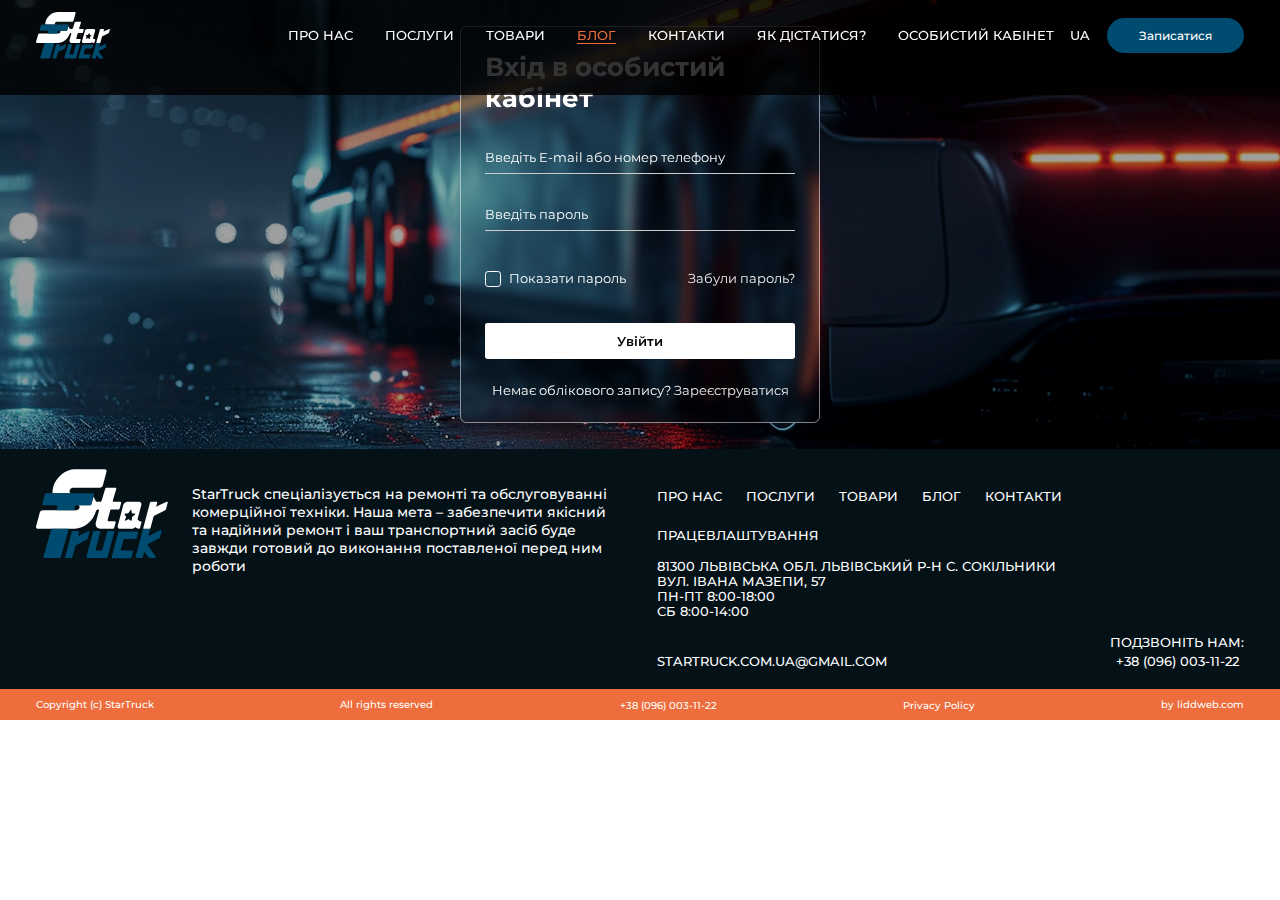
<file: user.html>
<!DOCTYPE html>
<html lang="en">

<head>
    <meta charset="UTF-8" />
    <meta name="viewport" content="width=device-width, initial-scale=1.0" />
    <link rel="icon" href="./img/logo.svg" type="image/x-icon" />
    <!-- css -->
    <link rel="stylesheet" href="./css/style.css" />
    <!-- fonts -->
    <link rel="preconnect" href="https://fonts.googleapis.com" />
    <link rel="preconnect" href="https://fonts.gstatic.com" crossorigin />
    <link href="https://fonts.googleapis.com/css2?family=Montserrat:ital,wght@0,100..900;1,100..900&display=swap"
        rel="stylesheet" />
    <!-- swiper -->

    <!-- treejs -->
    <title>StarTruck</title>
</head>

<body style="
      display: flex;
      flex-direction: column;
      justify-content: space-between;
      height: 100vh;
      background: #fff;
    ">
    <header style="background-color: rgba(0, 0, 0, 0.8)">
        <div class="container_h">
            <div class="header__container">
                <div class="h__left">
                    <a href="./"><img loading="lazy" src="./img/logo.svg" alt="logo photo" /></a>
                </div>
                <div class="h__center">
                    <ul class="header__list mob">
                        <li class="header__item">
                            <a href="./about-us.html" class="header__link">про нас</a>
                        </li>
                        <li class="header__item">
                            <a href="./#serv" class="header__link">Послуги</a>
                        </li>
                        <li class="header__item">
                            <a href="./product.html" class="header__link">товари</a>
                        </li>
                        <li class="header__item">
                            <a href="./blog.html" class="header__link no_active">блог</a>
                        </li>
                        <li class="header__item">
                            <a href="./contact.html" class="header__link">контакти</a>
                        </li>
                        <li class="header__item">
                            <a href="./#map_sect" class="header__link">як дістатися?</a>
                        </li>
                        <li class="header__item">
                            <a href="./login.html" class="header__link">Особистий кабінет</a>
                        </li>
                    </ul>
                    <div class="head_box">
                        <div class="header__item lang">
                            <a href="javascript:void(0)" class="header__link language-selector">UA</a>
                            <ul class="language-dropdown">
                                <li>
                                    <a href="javascript:void(0)" class="language-option header__link"
                                        data-lang="PL">PL</a>
                                </li>
                                <li>
                                    <a href="javascript:void(0)" class="language-option header__link"
                                        data-lang="EN">EN</a>
                                </li>
                            </ul>
                        </div>
                        <div class="burger">
                            <div class="burger__icon">
                                <div class="line1"></div>
                                <div class="line2"></div>
                                <div class="line3"></div>
                            </div>
                            <div class="burger__menu">
                                <div class="container">
                                    <ul class="header__list">
                                        <li class="header__item">
                                            <a href="./about-us.html" class="header__link">про нас</a>
                                        </li>
                                        <li class="header__item">
                                            <a href="./#serv" class="header__link">Послуги</a>
                                        </li>
                                        <li class="header__item">
                                            <a href="./product.html" class="header__link">товари</a>
                                        </li>
                                        <li class="header__item">
                                            <a href="./blog.html" class="header__link">блог</a>
                                        </li>
                                        <li class="header__item">
                                            <a href="./contact.html" class="header__link">контакти</a>
                                        </li>
                                        <li class="header__item">
                                            <a href="#map_sect" class="header__link">як дістатися?</a>
                                        </li>
                                        <li class="header__item">
                                            <a href="./login.html" class="header__link">Особистий кабінет</a>
                                        </li>

                                        <li><a href="./" class="btn bottom">Записатися</a></li>
                                    </ul>
                                </div>
                            </div>
                        </div>
                    </div>
                    <a href="./" class="btn mob">Записатися</a>
                </div>
            </div>
            <div id="overlay" class="overlay_half"></div>
        </div>
    </header>
    <main style="
       background: url(./img/hero.webp);
    background-position: center;
    background-size: cover;
        height: 100%;
        display: flex;
        flex-direction: column;
        justify-content: center;
        
      " class="login_page">
        <div class="container">
            <div class="maincontainer">
                <form action="#" id="loginForm">
                    <h2>Вхід в особистий кабінет</h2>
                    <div class="input-field">
                        <input type="text" name="contact" id="contact" required>
                        <label for="contact">Введіть E-mail або номер телефону</label>
                    </div>
                    <div class="input-field">
                        <input type="password" name="password" id="password" required>
                        <label for="password">Введіть пароль</label>
                        <span class="error" id="formError">error</span>
                    </div>

                    <div class="password-options">
                        <label class="custom-checkbox">
                            <input type="checkbox" id="showPassword">
                            <span class="checkbox-mark"></span>
                            Показати пароль
                        </label>
                        <a href="#" id="forgotPassword">Забули пароль?</a>
                    </div>



                    <button type="submit" id="submitButton">Увійти</button>

                    <div class="account-options">
                        <p>Немає облікового запису? <a href="./contact.html">Зареєструватися</a></p>
                    </div>
                </form>
            </div>

        </div>
    </main>
    <footer>
        <div class="container_h">
            <div class="footer">
                <div class="footer_l">
                    <a href="./">
                        <svg xmlns="http://www.w3.org/2000/svg" width="165" height="112" viewBox="0 0 165 112"
                            fill="none">
                            <path
                                d="M20.6168 30.4568C20.4396 28.0808 20.6784 25.5189 21.3849 22.8495C23.0268 16.6437 26.8745 11.0246 31.7733 6.95902C36.6696 2.89079 42.6146 0.375977 48.4464 0.375977H86.0366C87.6416 0.375977 88.5771 1.76174 88.1241 3.46972L83.6414 20.4237C83.1909 22.1317 81.5218 23.5175 79.9168 23.5175H46.2235C44.419 23.5175 42.5432 25.0761 42.0361 26.9963C41.5561 28.8038 42.4595 30.2865 44.067 30.4568H20.6168Z"
                                fill="white" />
                            <path
                                d="M106.417 42.4888L104.709 48.9566C104.477 49.8237 103.63 50.5284 102.816 50.5284H94.5664C93.7467 50.5284 92.8949 51.2357 92.6635 52.108L89.6381 63.5478C89.4017 64.4463 89.8941 65.1719 90.736 65.1719H98.5199C99.3372 65.1719 99.8123 65.8766 99.5834 66.7489L97.8749 73.2062C97.646 74.0785 96.7967 74.7832 95.977 74.7832H80.3279C76.1233 74.7832 73.6739 71.1577 74.858 66.6834L78.7106 52.108C78.942 51.2357 78.4644 50.5284 77.6447 50.5284H77.4797C76.3227 50.5284 75.3183 51.3588 75.0057 52.5455C75.0032 52.5507 75.0032 52.5585 75.0008 52.5638C73.3884 58.6648 69.6047 64.1869 64.7921 68.1818C59.977 72.1793 54.1329 74.6522 48.4021 74.6522H2.2279C0.622873 74.6522 -0.312574 73.2665 0.14038 71.5585L4.62314 54.6045C5.07363 52.8965 6.74267 51.5107 8.3477 51.5107H50.625C52.23 51.5107 53.8991 50.1249 54.3495 48.417C54.4259 48.1262 54.4628 47.8433 54.4628 47.5761C54.4628 46.3449 53.6824 45.4228 52.4639 45.3311H67.4187C68.2508 45.3311 69.1124 44.6159 69.3462 43.7331L71.611 35.1487C72.7557 36.3642 73.6887 37.7893 74.3829 39.3794C74.7965 40.3277 75.7073 40.9171 76.692 40.9171H80.1851C81.0049 40.9171 81.8566 40.2098 82.088 39.3375L86.4058 25.1157C86.6372 24.2355 87.4964 23.5229 88.3211 23.5229H99.283C100.108 23.5229 100.59 24.2355 100.359 25.1157L96.041 39.3375C95.8096 40.2098 96.2871 40.9171 97.1069 40.9171H105.356C106.171 40.9171 106.648 41.6217 106.417 42.4888Z"
                                fill="white" />
                            <path
                                d="M66.786 78.6731L64.6025 86.93C64.4646 87.4487 64.0979 87.9334 63.6178 88.2267L50.044 95.1844C49.5664 95.4778 49.1972 95.9624 49.0593 96.4811L45.5415 109.791C45.3101 110.669 44.451 111.381 43.6263 111.381H37.5828C36.7582 111.381 36.2757 110.669 36.5095 109.791L44.5938 79.2153C44.8252 78.3378 45.6843 77.6253 46.509 77.6253H52.5525C53.3771 77.6253 53.8596 78.3378 53.6258 79.2153L52.6017 83.0871C52.4909 83.5089 52.8577 83.7656 53.254 83.5429C56.1564 81.8978 62.6085 79.4328 65.5109 77.785C66.2838 77.3476 67.0027 77.8505 66.786 78.6731Z"
                                fill="#004B70" />
                            <path
                                d="M97.7543 79.1999L89.6627 109.805C89.4338 110.674 88.5845 111.379 87.7647 111.379H64.1792C63.3619 111.379 62.8843 110.674 63.1157 109.805L71.2073 79.1999C71.4363 78.3302 72.2855 77.6255 73.1053 77.6255H79.1759C79.9931 77.6255 80.4707 78.3302 80.2393 79.1999L74.6882 100.193C74.4592 101.063 74.9343 101.768 75.7516 101.768H81.2732C82.0905 101.768 82.9398 101.063 83.1712 100.193L88.7223 79.1999C88.9513 78.3302 89.8006 77.6255 90.6203 77.6255H96.6909C97.5082 77.6255 97.9833 78.3302 97.7543 79.1999Z"
                                fill="#004B70" />
                            <path
                                d="M109.157 89.2402L106.218 100.36C105.984 101.248 106.469 101.971 107.306 101.971H120.119C120.954 101.971 121.441 102.692 121.207 103.583L119.518 109.974C119.284 110.862 118.416 111.585 117.581 111.585H95.7358C94.9013 111.585 94.4139 110.865 94.6477 109.974L102.67 79.6315C102.904 78.7435 103.773 78.0205 104.608 78.0205H126.453C127.287 78.0205 127.775 78.7409 127.541 79.6315L125.852 86.0234C125.618 86.9114 124.749 87.6344 123.915 87.6344H111.102C110.26 87.6292 109.391 88.3496 109.157 89.2402Z"
                                fill="#004B70" />
                            <path
                                d="M131.352 65.52C129.601 65.3366 128.299 64.7262 127.285 63.537C127.034 63.2436 126.967 62.8035 127.088 62.3477L131.667 45.0295C132.282 42.7033 131.009 40.8198 128.823 40.8198H114.147C111.963 40.8198 109.696 42.7033 109.081 45.0269L102.321 70.5994C101.705 72.9256 102.978 74.8091 105.164 74.8091H119.838C121.16 74.8091 122.512 74.1201 123.509 73.0618C123.725 72.8339 124.04 72.7894 124.213 72.9518C125.407 74.0782 126.879 74.555 128.676 74.7357C129.237 74.7907 129.865 74.3114 130.03 73.6958C130.707 71.1914 131.275 69.0879 131.955 66.5678C132.1 66.0308 131.841 65.5724 131.352 65.52ZM123.853 56.8046L120.34 59.6652C120.193 59.7857 120.094 59.956 120.077 60.1263L119.661 64.1657C119.617 64.59 119.112 64.9149 118.807 64.7158L115.902 62.8087C115.781 62.7301 115.609 62.7301 115.447 62.8087L111.535 64.7158C111.124 64.9175 110.789 64.5927 110.971 64.1657L112.689 60.1263C112.761 59.956 112.753 59.7857 112.67 59.6652L110.668 56.8046C110.457 56.5033 110.757 55.9794 111.175 55.9166L115.141 55.3272C115.306 55.3036 115.474 55.1962 115.584 55.0416L118.26 51.3663C118.541 50.9786 119.06 50.9786 119.139 51.3663L119.873 55.0416C119.902 55.1962 120.013 55.301 120.166 55.3272L123.821 55.9166C124.2 55.9794 124.222 56.5033 123.853 56.8046Z"
                                fill="white" />
                            <path
                                d="M9.40376 109.784C9.1699 110.666 9.65485 111.382 10.4844 111.382H29.2254C30.055 111.382 30.9166 110.666 31.1504 109.784L40.9259 74.6548H19.1792L9.40376 109.784Z"
                                fill="#004B70" />
                            <path
                                d="M48.6384 46.9313C48.8723 46.0485 49.7339 45.3334 50.5635 45.3334H67.4188C68.2484 45.3334 69.11 44.6182 69.3438 43.7354L72.4234 32.0599C72.6573 31.1771 72.1723 30.4619 71.3427 30.4619H12.8822C12.0526 30.4619 11.191 31.1771 10.9571 32.0599L7.87754 43.7354C7.64368 44.6182 8.12864 45.3334 8.95823 45.3334H25.8135C26.6431 45.3334 27.1281 46.0485 26.8942 46.9313L25.619 51.513H47.3657"
                                fill="#004B70" />
                            <path
                                d="M157.084 77.4807L154.844 85.4915C154.745 85.8346 154.45 86.1752 154.169 86.3664L139.978 93.9501C139.53 94.2593 139.416 94.9037 139.731 95.3621L149.669 109.838C150.117 110.493 149.677 111.41 148.916 111.407L141.858 111.368C141.41 111.365 140.992 111.132 140.728 110.744L135.844 104.153C135.616 103.818 135.126 103.91 135.02 104.311L133.454 110.283C133.284 110.925 132.733 111.37 132.108 111.37H125.983C125.057 111.37 124.393 110.365 124.639 109.482L134.225 73.2737C134.057 74.1067 134.532 74.7616 135.33 74.7616H141.408C142.215 74.7616 143.055 74.0857 143.313 73.2344L140.662 82.9819C140.549 83.4167 140.994 83.773 141.351 83.5372L155.71 76.3622C156.434 75.8854 157.325 76.6137 157.084 77.4807Z"
                                fill="#004B70" />
                            <path
                                d="M164.705 41.86L162.509 50.1668C162.372 50.6881 162.002 51.1753 161.52 51.4713L147.865 58.4709C147.382 58.7669 147.013 59.2541 146.875 59.7754L143.335 73.1642C143.101 74.047 142.24 74.7647 141.408 74.7647H135.33C134.5 74.7647 134.015 74.0496 134.249 73.1642L142.38 42.4049C142.614 41.5221 143.476 40.8043 144.308 40.8043H150.386C151.215 40.8043 151.7 41.5195 151.466 42.4049L150.437 46.3002C150.324 46.7246 150.696 46.9839 151.095 46.7587C154.014 45.1031 160.506 42.6223 163.425 40.9667C164.201 40.5266 164.924 41.0322 164.705 41.86Z"
                                fill="white" />
                            <path
                                d="M143.313 73.2357L143.409 72.8794L143.335 73.1623C143.328 73.1859 143.323 73.2121 143.313 73.2357Z"
                                fill="white" />
                        </svg>
                    </a>
                    <p>
                        StarTruck спеціалізується на ремонті та обслуговуванні комерційної
                        техніки. Наша мета – забезпечити якісний та надійний ремонт і ваш
                        транспортний засіб буде завжди готовий до виконання поставленої
                        перед ним роботи
                    </p>
                </div>

                <div class="footer_r">
                    <ul class="footer_list">
                        <li class="header__item">
                            <a href="./about-us.html" class="header__link">про нас</a>
                        </li>
                        <li class="header__item">
                            <a href="./#serv" class="header__link">Послуги</a>
                        </li>
                        <li class="header__item">
                            <a href="./product.html" class="header__link">товари</a>
                        </li>
                        <li class="header__item">
                            <a href="./blog.html" class="header__link">блог</a>
                        </li>
                        <li class="header__item">
                            <a href="./contact.html" class="header__link">контакти</a>
                        </li>
                        <li class="header__item">
                            <a href="./work.html" class="header__link">працевлаштування</a>
                        </li>
                    </ul>
                    <p>
                        81300 Львівська обл. Львівський р-н с. Сокільники <br />
                        вул. івана мазепи, 57 <br />Пн-Пт 8:00-18:00 <br />Сб 8:00-14:00
                    </p>
                    <div class="box">
                        <a class="header__link" href="mailto:startruck.com.ua@gmail.com">startruck.com.ua@gmail.com</a>
                        <span>
                            <p>Подзвоніть нам:</p>
                            <a class="header__link" href="tel:+380960031122">+38 (096) 003-11-22</a>
                        </span>
                    </div>
                </div>
            </div>
        </div>
        <div class="footer_bot">
            <div class="container_h">
                <ul class="grid5">
                    <li>
                        <p>Copyright (c) StarTruck</p>
                    </li>
                    <li>
                        <p>All rights reserved</p>
                    </li>
                    <li><a href="tel:+380960031122">+38 (096) 003-11-22</a></li>
                    <li><a href="./privacy.html">Privacy Policy</a></li>
                    <li>
                        <p>by liddweb.com</p>
                    </li>
                </ul>
            </div>
        </div>
    </footer>
    <script>
        (function () {
            const submitButton = document.getElementById("submitButton");
            const contactField = document.getElementById("contact");
            const passwordField = document.getElementById("password");
            const formError = document.getElementById("formError");
            const showPasswordCheckbox = document.getElementById("showPassword");

            const contactPattern = /^[^\s@]+@[^\s@]+\.[^\s@]+$|^\d{10,12}$/;


            showPasswordCheckbox.addEventListener("change", function () {
                passwordField.type = this.checked ? "text" : "password";
            });

            submitButton.addEventListener("click", function (event) {
                event.preventDefault();
                let isValid = true;
                formError.textContent = "";
                formError.style.opacity = "0";

                document.querySelectorAll(".input-field").forEach(field => {
                    field.classList.remove("input_error");
                });


                if (contactField.value.trim() === "") {
                    contactField.closest(".input-field").classList.add("input_error");
                    formError.textContent = "Заповніть поле E-mail або номер телефону.";
                    isValid = false;
                } else if (!contactPattern.test(contactField.value.trim())) {
                    contactField.closest(".input-field").classList.add("input_error");
                    formError.textContent = "Некоректний формат E-mail або номера телефону.";
                    isValid = false;
                }

                if (passwordField.value.trim() === "") {
                    passwordField.closest(".input-field").classList.add("input_error");
                    formError.textContent = isValid ? "Введіть пароль." : "Заповніть всі поля.";
                    isValid = false;
                }

                if (!isValid) {
                    formError.style.opacity = "1";
                } else {
                    alert("Форма успішно відправлена!");
                    contactField.value = "";
                    passwordField.value = "";
                }
            });

            document.querySelectorAll(".input-field input").forEach(input => {
                input.addEventListener("focus", function () {
                    this.closest(".input-field").classList.remove("input_error");
                    formError.style.opacity = "0";
                });
            });
        })();


    </script>
    <script src="./js/script.js"></script>
</body>

</html>
</file>
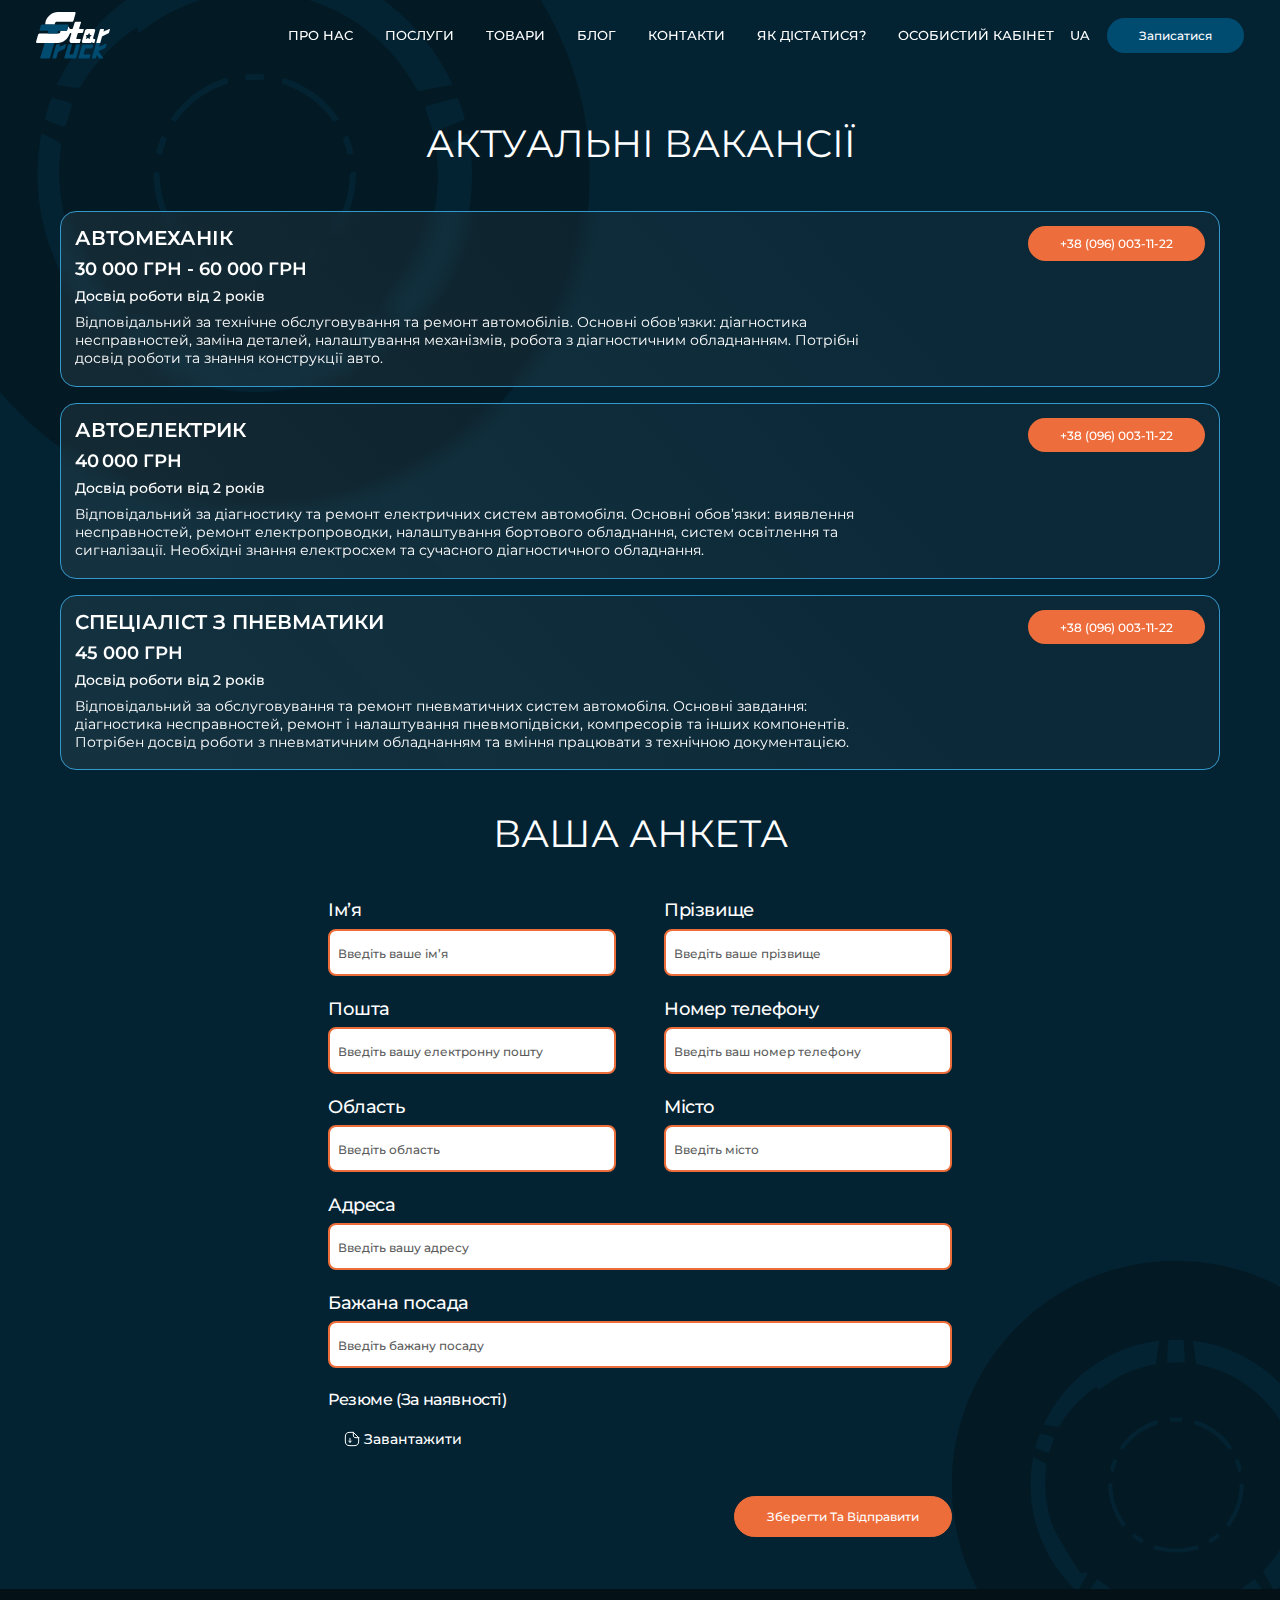
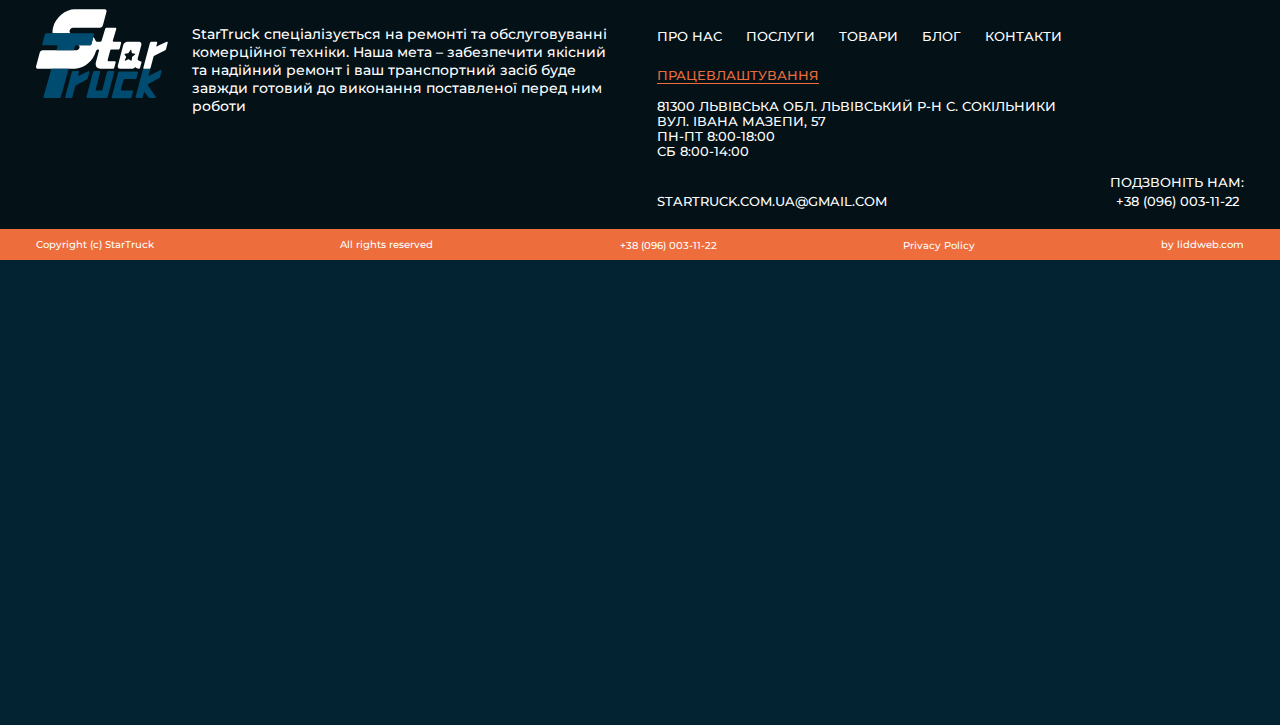
<file: work.html>
<!DOCTYPE html>
<html lang="en">

<head>
    <meta charset="UTF-8">
    <meta name="viewport" content="width=device-width, initial-scale=1.0">
    <link rel="icon" href="./img/logo.svg" type="image/x-icon">
    <!-- css -->
    <link rel="stylesheet" href="./css/style.css">
    <!-- fonts -->
    <link rel="preconnect" href="https://fonts.googleapis.com">
    <link rel="preconnect" href="https://fonts.gstatic.com" crossorigin>
    <link href="https://fonts.googleapis.com/css2?family=Montserrat:ital,wght@0,100..900;1,100..900&display=swap"
        rel="stylesheet">
    <!-- swiper -->

    <!-- treejs -->
    <title>StarTruck</title>
</head>

<body style="background: #042332;display: flex;
flex-direction: column;
justify-content: space-between;
height: 100vh;">
    <header>
        <div class="container_h">
            <div class="header__container">
                <div class="h__left">
                    <a href="./"><img loading="lazy" src="./img/logo.svg" alt="logo photo"></a>

                </div>
                <div class="h__center">
                    <ul class="header__list mob">
                        <li class="header__item">
                            <a href="./about-us.html" class="header__link ">про нас</a>
                        </li>
                        <li class="header__item">
                            <a href="./#serv" class="header__link ">Послуги</a>
                        </li>
                        <li class="header__item">
                            <a href="./product.html" class="header__link">товари</a>
                        </li>
                        <li class="header__item">
                            <a href="./blog.html" class="header__link">блог</a>
                        </li>
                        <li class="header__item">
                            <a href="./contact.html" class="header__link">контакти</a>
                        </li>
                        <li class="header__item">
                            <a href="./#map_sect" class="header__link">як дістатися?</a>
                        </li>
                        <li class="header__item">
                            <a href="./login.html" class="header__link">Особистий кабінет</a>
                        </li>



                    </ul>
                    <div class="head_box">
                        <div class="header__item lang">
                            <a href="javascript:void(0)" class="header__link language-selector">UA</a>
                            <ul class="language-dropdown">
                                <li><a href="javascript:void(0)" class="language-option header__link"
                                        data-lang="PL">PL</a></li>
                                <li><a href="javascript:void(0)" class="language-option header__link"
                                        data-lang="EN">EN</a></li>
                            </ul>
                        </div>
                        <div class="burger">
                            <div class="burger__icon">
                                <div class="line1"></div>
                                <div class="line2"></div>
                                <div class="line3"></div>
                            </div>
                            <div class="burger__menu">
                                <div class="container">
                                    <ul class="header__list">
                                        <li class="header__item">
                                            <a href="./about-us.html" class="header__link">про нас</a>
                                        </li>
                                        <li class="header__item">
                                            <a href="./#serv" class="header__link">Послуги</a>
                                        </li>
                                        <li class="header__item">
                                            <a href="./product.html" class="header__link">товари</a>
                                        </li>
                                        <li class="header__item">
                                            <a href="./blog.html" class="header__link">блог</a>
                                        </li>
                                        <li class="header__item">
                                            <a href="./contact.html" class="header__link">контакти</a>
                                        </li>
                                        <li class="header__item">
                                            <a href="#map_sect" class="header__link">як дістатися?</a>
                                        </li>
                                        <li class="header__item">
                                            <a href="./login.html" class="header__link">Особистий кабінет</a>
                                        </li>

                                        <li><a href="./" class="btn bottom">Записатися</a></li>
                                    </ul>

                                </div>
                            </div>
                        </div>

                    </div>
                    <a href="./" class="btn mob">Записатися</a>
                </div>

            </div>
            <div id="overlay" class="overlay_half"></div>
        </div>
    </header>
    <main>
        <section class="sect_work">
            <svg xmlns="http://www.w3.org/2000/svg" class="bc_wheel wheel1" width="737" height="837"
                viewBox="0 0 737 837" fill="none">
                <path
                    d="M296.903 0.153076C281.982 0.938293 261.105 3.29395 247.689 5.6496C245.595 5.97675 242.323 6.56567 240.49 6.89282C232.572 8.26697 213.985 12.6511 203.972 15.5303C115.754 40.7881 38.791 93.6595 -16.3785 166.947C-47.2682 207.909 -70.3046 254.302 -84.5715 304.033C-87.4511 314.044 -91.8358 332.628 -93.2102 340.48C-93.5374 342.378 -94.1264 345.649 -94.4536 347.678C-96.0243 356.577 -97.7913 370.449 -99.1656 383.863C-100.278 394.987 -100.278 442.428 -99.1656 452.897C-96.4824 478.155 -95.8279 482.735 -92.4248 500.01C-73.5114 596.788 -19.9125 684.471 58.1626 746.569C116.212 792.701 185.452 822.67 257.964 833.008C281.524 836.411 290.752 837 318.5 837C342.911 837 347.819 836.738 366.602 834.644C435.514 827.054 504.296 800.553 561.298 759.721C655.473 692.323 717.121 591.03 733.352 477.108C734.071 472.004 734.922 464.806 736.166 452.57C737.278 441.511 737.278 396.23 736.166 384.518C734.202 363.775 731.715 347.154 728.247 330.861C717.187 279.364 696.834 231.204 667.645 187.231C627.005 126.115 571.639 77.0391 506.325 44.1907C487.608 34.8336 473.472 28.8135 454.69 22.4009C425.894 12.5203 393.696 5.2569 365.947 2.37781C362.02 1.98517 356.261 1.33081 353.186 1.00366C347.623 0.349304 305.018 -0.304993 296.903 0.153076ZM332.44 147.643C332.832 148.036 334.076 165.703 334.599 179.379L335.057 189.849H318.565L302.139 189.914V186.904C302.139 183.174 303.251 160.992 303.84 153.402C304.233 148.298 304.429 147.709 305.673 147.447C307.505 146.989 332.047 147.251 332.44 147.643ZM286.76 150.392C285.189 157.393 282.375 178.659 281.655 188.867L281.393 192.466L277.205 193.317C238.985 201.3 210.255 213.994 180.74 235.915L173.606 241.215L172.363 238.14C171.708 236.373 171.054 234.933 170.923 234.803C170.792 234.672 168.502 236.046 165.818 237.878C143.698 252.797 117.128 280.672 104.104 302.724C100.701 308.482 99.9815 309.333 98.0836 309.66C96.9056 309.922 91.5391 309.333 85.6492 308.351C80.021 307.435 74.5891 306.585 73.6074 306.519C72.5603 306.454 71.775 305.996 71.775 305.538C71.775 304.164 80.0864 288.197 85.5183 279.167C126.879 210.526 197.101 162.759 274.325 150.653C277.925 150.13 281.589 149.541 282.506 149.41C286.563 148.756 287.152 148.887 286.76 150.392ZM366.274 151.308C439.245 163.937 505.802 208.236 546.508 271.25C554.361 283.421 565.225 303.509 565.225 305.93C565.225 306.323 564.505 306.65 563.654 306.65C561.168 306.65 540.16 310.315 531.456 312.212C527.202 313.194 523.406 314.044 523.079 314.044C522.817 314.11 520.461 310.642 517.974 306.323C491.927 261.304 454.559 227.867 407.897 207.843C393.957 201.889 374.782 196.065 360.254 193.448L355.934 192.663L355.476 188.017C354.298 175.061 351.353 154.318 350.11 149.999C349.782 148.887 350.044 148.821 353.251 149.279C355.214 149.475 361.039 150.457 366.274 151.308ZM327.793 292.647L330.738 293.04L330.149 295.722C329.822 297.162 329.691 298.732 329.887 299.191C330.149 299.779 327.531 299.976 318.5 299.976C309.469 299.976 306.851 299.779 307.113 299.191C307.309 298.732 307.178 297.162 306.851 295.657L306.197 292.974L308.618 292.712C312.806 292.254 324.783 292.254 327.793 292.647ZM284.338 299.91C284.469 301.284 284.665 302.855 284.862 303.444C285.058 304.294 283.815 304.949 279.103 306.65C257.113 314.437 237.349 328.898 223.409 347.416L219.679 352.389L216.472 350.95C212.742 349.248 212.677 349.51 218.239 341.985C222.951 335.703 232.375 325.953 238.658 320.849C249.587 312.081 264.443 303.706 276.616 299.452C283.945 296.966 284.142 296.966 284.338 299.91ZM362.937 300.434C383.355 308.155 401.942 321.438 415.619 337.993C419.808 343.097 424.193 349.183 423.734 349.379C423.669 349.51 422.164 350.164 420.462 350.95L417.386 352.389L413.591 347.416C399.651 328.898 379.887 314.437 357.963 306.65C352.531 304.753 351.942 304.36 352.204 303.117C352.4 302.397 352.662 300.761 352.727 299.583C352.858 297.489 352.924 297.424 355.018 297.816C356.196 298.013 359.795 299.19 362.937 300.434ZM77.9922 325.692C84.0785 327.328 88.2669 328.767 89.0523 329.552C90.3611 330.796 90.2957 330.926 86.5654 342.443C84.4712 348.856 82.5733 354.81 82.3115 355.726C81.3298 359.063 79.4319 358.867 67.5211 354.156C61.4348 351.735 56.3301 349.641 56.1992 349.51C55.6102 348.921 61.1075 330.992 63.7253 324.841C64.9033 321.962 63.4635 321.896 77.9922 325.692ZM574.387 327.72C576.22 332.628 580.932 347.874 580.932 349.117C580.932 349.706 575.762 351.8 555.736 359.391L541.338 364.822L539.833 359.783C539.047 357.035 536.888 350.295 535.055 344.93C533.223 339.498 531.587 334.656 531.456 334.133C531.194 333.413 532.503 332.759 536.888 331.581C556.783 326.15 570.919 322.42 571.573 322.42C571.966 322.354 573.275 324.776 574.387 327.72ZM63.2672 372.347C68.83 375.16 74.131 378.171 74.9817 379.021L76.6178 380.526L75.4398 389.229C72.4949 411.608 73.7383 436.996 79.0393 463.301C83.6204 486.007 89.3795 499.879 106.788 530.11C114.248 543.132 125.832 561.781 134.143 574.213L139.968 582.982L146.381 582.589L152.795 582.196L152.664 583.767C152.533 584.618 150.897 588.086 148.934 591.423C147.036 594.76 143.044 602.22 140.099 607.978L134.732 618.382L127.73 611.577C85.5837 570.222 57.8353 515.06 49.5239 455.842C48.215 446.681 46.9061 428.032 46.9061 418.544C46.9061 400.026 50.9637 364.036 52.7307 366.654C52.927 367.047 57.7044 369.598 63.2672 372.347ZM587.083 378.629C594.086 426.331 588.327 475.145 570.526 519.444C556.783 553.798 535.186 586.188 509.27 611.577L502.333 618.382L496.574 607.324C490.619 595.807 482.373 581.477 481.26 580.691C480.867 580.495 482.307 578.467 484.467 576.111C516.142 542.478 536.953 500.795 544.217 456.496C547.751 434.837 548.144 419.394 545.854 390.734L545.395 385.434L553.511 381.9C564.636 377.124 583.811 367.505 584.138 366.589C584.662 365.411 585.905 370.645 587.083 378.629ZM205.609 371.103C207.048 371.823 208.357 372.412 208.488 372.543C208.619 372.608 207.506 376.338 206.001 380.788C204.561 385.303 203.318 389.229 203.318 389.622C203.318 390.014 203.056 391.061 202.729 391.912C202.14 393.417 201.944 393.482 198.802 392.828C196.577 392.435 195.465 391.846 195.465 391.257C195.465 390.145 197.166 383.078 198.082 380.592C200.177 374.637 202.271 369.468 202.598 369.599C202.794 369.729 204.169 370.384 205.609 371.103ZM436.496 373.852C438.983 380.461 440.75 386.088 441.208 389.294L441.666 392.174L438.263 392.828C434.991 393.482 434.86 393.482 434.271 391.912C433.944 391.061 433.682 390.014 433.682 389.622C433.682 389.229 432.439 385.237 430.933 380.722C429.428 376.207 428.512 372.412 428.839 372.281C429.166 372.15 430.475 371.496 431.719 370.842C432.962 370.122 434.206 369.599 434.402 369.533C434.598 369.468 435.58 371.431 436.496 373.852ZM197.821 415.926C198.671 415.926 199.391 416.123 199.391 416.384C199.391 416.712 199.719 421.03 200.046 426.003C201.616 447.531 207.965 466.18 219.941 484.633L224.849 492.158L222.493 494.579C220.203 496.869 220.006 497 218.894 495.953C214.378 491.831 202.598 470.041 198.802 458.786C195.072 447.662 192.258 431.5 192.192 421.03C192.192 415.272 192.52 414.552 194.614 415.337C195.465 415.665 196.904 415.926 197.821 415.926ZM444.808 420.834C444.742 426.919 443.237 439.09 441.601 446.354C438.067 461.927 432.046 475.865 422.884 489.541C417.517 497.524 417.386 497.589 414.507 494.579L412.151 492.158L417.059 484.633C429.035 466.18 435.384 447.531 436.954 426.003C437.281 421.03 437.609 416.712 437.609 416.384C437.609 416.123 438.394 415.926 439.441 415.861C440.423 415.861 441.797 415.599 442.517 415.337C444.349 414.552 444.808 415.599 444.808 420.834ZM244.352 511.33C246.053 512.705 249.391 515.126 251.747 516.696C258.684 521.277 258.422 520.884 256.524 524.287C255.477 526.184 254.561 527.1 253.972 526.904C252.074 526.184 242.127 519.248 239.116 516.565L235.975 513.752L238.004 511.265C239.116 509.956 240.294 508.844 240.621 508.844C240.883 508.844 242.585 509.956 244.352 511.33ZM398.997 511.265L401.156 513.686L397.949 516.5C394.677 519.379 385.057 526.119 383.159 526.839C382.439 527.166 381.654 526.446 380.476 524.287C378.578 520.884 378.316 521.277 385.253 516.696C387.609 515.126 390.947 512.705 392.648 511.33C394.415 509.956 396.052 508.844 396.379 508.844C396.641 508.844 397.884 509.956 398.997 511.265ZM288.723 533.317C298.801 535.999 307.309 537.112 318.5 537.112C329.691 537.112 338.199 535.999 348.277 533.317C358.683 530.568 357.963 530.503 359.926 533.971L361.628 536.981L359.206 538.028C356.589 539.075 346.707 541.692 340.751 542.805C320.398 546.665 295.333 544.571 276.812 537.57L275.372 537.046L277.074 533.971C279.037 530.503 278.252 530.568 288.723 533.317ZM466.273 594.367C466.208 594.695 470.462 601.369 475.697 609.287C480.933 617.204 485.972 625.056 486.954 626.692L488.721 629.768L485.252 632.647C481.391 635.853 469.611 644.294 467.059 645.603C465.619 646.388 465.292 646.257 463.263 643.902C460.056 640.237 449.061 626.627 443.63 619.625L438.918 613.605L441.077 612.035C442.19 611.184 445.658 608.763 448.734 606.669C451.81 604.575 456.915 600.845 460.056 598.359C465.881 593.909 466.535 593.517 466.273 594.367ZM176.813 598.228C179.365 600.191 185.059 604.379 189.575 607.454C194.09 610.595 197.886 613.213 197.952 613.278C198.606 613.736 172.167 646.257 171.185 646.257C169.811 646.257 151.159 632.843 149.065 630.357C148.476 629.637 149.785 627.15 155.478 618.251C163.79 605.23 171.119 594.564 171.774 594.564C172.036 594.564 174.326 596.2 176.813 598.228ZM220.203 625.253C239.705 635.199 270.137 643.64 295.922 646.323C306 647.37 331 647.37 340.751 646.388C364.769 643.836 388.198 637.816 408.486 628.917C421.378 623.29 420.266 623.551 422.36 626.038C426.483 631.076 434.925 640.303 442.255 647.762C449.258 655.026 449.912 655.811 448.865 656.596C446.575 658.428 427.792 667.262 418.303 670.992C346.248 699.521 265.425 695.857 196.119 660.98C185.583 655.614 185.517 657.316 196.774 645.603C202.14 640.041 208.684 632.909 211.302 629.768C213.92 626.627 216.472 624.075 216.93 624.075C217.389 624.009 218.828 624.598 220.203 625.253Z"
                    fill="black" fill-opacity="0.25" />
            </svg>
            <svg xmlns="http://www.w3.org/2000/svg" class="bc_wheel wheel2" width="410" height="560"
                viewBox="0 0 410 560" fill="none">
                <path
                    d="M265.551 0.102417C255.567 0.627747 241.6 2.2038 232.624 3.77991C231.222 3.99878 229.033 4.39282 227.807 4.61169C222.509 5.53107 210.074 8.46429 203.375 10.3906C144.351 27.2896 92.859 62.6635 55.9475 111.697C35.2805 139.103 19.8679 170.142 10.3225 203.415C8.39595 210.113 5.46229 222.547 4.54279 227.8C4.32386 229.07 3.92979 231.259 3.71086 232.616C2.65999 238.57 1.47777 247.851 0.55827 256.826C-0.18609 264.269 -0.18609 296.009 0.55827 303.014C2.35349 319.913 2.79135 322.977 5.06822 334.535C17.7223 399.285 53.583 457.95 105.82 499.497C144.658 530.361 190.983 550.412 239.498 557.329C255.261 559.606 261.435 560 280 560C296.332 560 299.616 559.825 312.183 558.424C358.289 553.345 404.308 535.615 442.446 508.296C505.454 463.203 546.7 395.432 557.559 319.212C558.041 315.797 558.61 310.981 559.442 302.795C560.186 295.396 560.186 265.1 559.442 257.264C558.128 243.386 556.464 232.266 554.144 221.365C546.744 186.91 533.126 154.688 513.598 125.268C486.407 84.3782 449.364 51.5435 405.666 29.5661C393.143 23.3056 383.685 19.2779 371.118 14.9875C351.853 8.37677 330.31 3.51715 311.745 1.59088C309.118 1.32819 305.264 0.890381 303.207 0.671509C299.485 0.233704 270.98 -0.204041 265.551 0.102417ZM289.326 98.7817C289.589 99.0443 290.421 110.865 290.771 120.015L291.078 127.02H280.044L269.053 127.063V125.049C269.053 122.554 269.798 107.713 270.192 102.634C270.455 99.2195 270.586 98.8254 271.418 98.6503C272.644 98.3439 289.064 98.519 289.326 98.7817ZM258.764 100.62C257.713 105.305 255.83 119.533 255.349 126.363L255.173 128.771L252.371 129.34C226.8 134.681 207.578 143.174 187.831 157.84L183.058 161.387L182.226 159.329C181.788 158.147 181.35 157.184 181.263 157.096C181.175 157.009 179.643 157.928 177.847 159.154C163.048 169.136 145.271 187.786 136.557 202.539C134.28 206.392 133.799 206.961 132.529 207.18C131.741 207.355 128.15 206.961 124.21 206.304C120.444 205.692 116.81 205.122 116.153 205.079C115.453 205.035 114.927 204.728 114.927 204.422C114.927 203.503 120.488 192.82 124.122 186.779C151.795 140.854 198.777 108.895 250.444 100.796C252.853 100.445 255.305 100.051 255.918 99.9637C258.632 99.5259 259.027 99.6135 258.764 100.62ZM311.964 101.233C360.785 109.683 405.315 139.322 432.55 181.481C437.804 189.624 445.073 203.065 445.073 204.685C445.073 204.947 444.591 205.166 444.022 205.166C442.358 205.166 428.303 207.618 422.479 208.887C419.633 209.544 417.094 210.113 416.875 210.113C416.7 210.157 415.123 207.837 413.459 204.947C396.033 174.827 371.031 152.455 339.812 139.059C330.485 135.075 317.656 131.179 307.935 129.427L305.046 128.902L304.739 125.794C303.951 117.125 301.981 103.247 301.149 100.358C300.93 99.6135 301.105 99.5697 303.25 99.8762C304.564 100.007 308.461 100.664 311.964 101.233ZM286.218 195.797L288.188 196.06L287.794 197.855C287.575 198.818 287.487 199.869 287.619 200.175C287.794 200.569 286.042 200.701 280 200.701C273.958 200.701 272.206 200.569 272.381 200.175C272.513 199.869 272.425 198.818 272.206 197.811L271.768 196.016L273.388 195.841C276.191 195.535 284.203 195.535 286.218 195.797ZM257.144 200.657C257.231 201.576 257.363 202.627 257.494 203.021C257.625 203.59 256.793 204.028 253.641 205.166C238.929 210.376 225.705 220.051 216.379 232.441L213.883 235.768L211.738 234.805C209.242 233.667 209.198 233.842 212.92 228.807C216.073 224.604 222.378 218.081 226.581 214.666C233.893 208.8 243.833 203.196 251.977 200.35C256.881 198.687 257.012 198.687 257.144 200.657ZM309.731 201.007C323.392 206.173 335.827 215.06 344.978 226.137C347.781 229.551 350.714 233.623 350.408 233.754C350.364 233.842 349.357 234.28 348.218 234.805L346.161 235.768L343.621 232.441C334.295 220.051 321.071 210.376 306.403 205.166C302.769 203.897 302.375 203.634 302.55 202.802C302.681 202.32 302.856 201.226 302.9 200.438C302.988 199.037 303.031 198.993 304.433 199.256C305.221 199.387 307.629 200.175 309.731 201.007ZM119.087 217.906C123.159 219 125.961 219.964 126.487 220.489C127.362 221.321 127.319 221.408 124.823 229.114C123.422 233.404 122.152 237.388 121.977 238.001C121.32 240.234 120.05 240.102 112.081 236.95C108.009 235.33 104.594 233.929 104.506 233.842C104.112 233.448 107.79 221.452 109.541 217.337C110.33 215.411 109.366 215.367 119.087 217.906ZM451.203 219.263C452.429 222.547 455.582 232.747 455.582 233.579C455.582 233.973 452.122 235.374 438.724 240.453L429.091 244.086L428.084 240.715C427.559 238.876 426.114 234.367 424.888 230.777C423.662 227.144 422.567 223.904 422.479 223.554C422.304 223.072 423.18 222.634 426.114 221.846C439.425 218.212 448.882 215.717 449.32 215.717C449.583 215.673 450.459 217.293 451.203 219.263ZM109.235 249.121C112.957 251.003 116.503 253.017 117.073 253.586L118.167 254.593L117.379 260.416C115.409 275.389 116.241 292.375 119.787 309.975C122.852 325.166 126.705 334.447 138.353 354.674C143.344 363.386 151.094 375.863 156.655 384.181L160.552 390.048L164.843 389.785L169.134 389.522L169.046 390.573C168.959 391.142 167.864 393.462 166.551 395.695C165.281 397.928 162.61 402.919 160.64 406.771L157.049 413.732L152.364 409.179C124.166 381.51 105.601 344.604 100.04 304.984C99.1642 298.855 98.2884 286.377 98.2884 280.029C98.2884 267.64 101.003 243.561 102.185 245.312C102.317 245.575 105.513 247.282 109.235 249.121ZM459.697 253.324C464.382 285.239 460.529 317.899 448.62 347.537C439.424 370.522 424.975 392.193 407.636 409.179L402.995 413.732L399.141 406.334C395.157 398.628 389.64 389.041 388.896 388.515C388.633 388.384 389.596 387.027 391.041 385.451C412.233 362.948 426.157 335.06 431.018 305.421C433.382 290.93 433.645 280.598 432.112 261.423L431.806 257.877L437.235 255.513C444.679 252.317 457.508 245.881 457.727 245.268C458.077 244.48 458.909 247.983 459.697 253.324ZM204.469 248.289C205.433 248.771 206.308 249.165 206.396 249.252C206.483 249.296 205.739 251.791 204.732 254.768C203.769 257.789 202.937 260.416 202.937 260.679C202.937 260.941 202.762 261.642 202.543 262.211C202.149 263.218 202.017 263.262 199.916 262.824C198.427 262.561 197.682 262.167 197.682 261.773C197.682 261.029 198.821 256.301 199.434 254.637C200.835 250.653 202.236 247.195 202.455 247.282C202.586 247.37 203.506 247.807 204.469 248.289ZM358.946 250.128C360.61 254.55 361.792 258.315 362.099 260.46L362.405 262.386L360.128 262.824C357.939 263.262 357.851 263.262 357.457 262.211C357.238 261.642 357.063 260.941 357.063 260.679C357.063 260.416 356.231 257.745 355.224 254.725C354.217 251.704 353.604 249.165 353.823 249.077C354.042 248.99 354.918 248.552 355.75 248.114C356.582 247.632 357.414 247.282 357.545 247.238C357.676 247.195 358.333 248.508 358.946 250.128ZM199.259 278.278C199.828 278.278 200.31 278.409 200.31 278.585C200.31 278.803 200.529 281.693 200.747 285.02C201.798 299.424 206.046 311.901 214.058 324.247L217.342 329.281L215.766 330.901C214.234 332.434 214.102 332.521 213.358 331.821C210.337 329.062 202.455 314.484 199.916 306.954C197.42 299.511 195.537 288.698 195.493 281.693C195.493 277.84 195.712 277.359 197.113 277.884C197.682 278.103 198.646 278.278 199.259 278.278ZM364.507 281.562C364.463 285.633 363.456 293.776 362.361 298.636C359.997 309.055 355.969 318.38 349.839 327.53C346.248 332.871 346.16 332.915 344.234 330.901L342.658 329.281L345.942 324.247C353.954 311.901 358.202 299.424 359.253 285.02C359.471 281.693 359.69 278.803 359.69 278.585C359.69 278.409 360.216 278.278 360.916 278.234C361.573 278.234 362.493 278.059 362.974 277.884C364.2 277.359 364.507 278.059 364.507 281.562ZM230.391 342.109C231.529 343.028 233.762 344.648 235.338 345.699C239.98 348.763 239.805 348.501 238.535 350.777C237.834 352.047 237.221 352.66 236.827 352.528C235.557 352.047 228.902 347.406 226.888 345.611L224.786 343.729L226.143 342.065C226.888 341.189 227.676 340.445 227.895 340.445C228.07 340.445 229.208 341.189 230.391 342.109ZM333.857 342.065L335.302 343.685L333.156 345.567C330.967 347.494 324.53 352.003 323.26 352.485C322.779 352.703 322.253 352.222 321.465 350.777C320.195 348.501 320.02 348.763 324.662 345.699C326.238 344.648 328.471 343.028 329.609 342.109C330.792 341.189 331.886 340.445 332.105 340.445C332.28 340.445 333.112 341.189 333.857 342.065ZM260.077 356.819C266.82 358.614 272.513 359.358 280 359.358C287.487 359.358 293.18 358.614 299.923 356.819C306.885 354.98 306.403 354.936 307.716 357.257L308.855 359.27L307.235 359.971C305.483 360.671 298.872 362.423 294.887 363.167C281.27 365.75 264.5 364.349 252.108 359.664L251.145 359.314L252.283 357.257C253.597 354.936 253.072 354.98 260.077 356.819ZM378.869 397.665C378.825 397.884 381.671 402.35 385.174 407.647C388.677 412.944 392.048 418.198 392.705 419.292L393.887 421.35L391.566 423.276C388.983 425.421 381.102 431.069 379.394 431.945C378.431 432.47 378.212 432.382 376.854 430.806C374.709 428.355 367.353 419.249 363.719 414.564L360.566 410.536L362.011 409.486C362.755 408.917 365.076 407.297 367.134 405.896C369.192 404.495 372.607 401.999 374.709 400.336C378.606 397.359 379.044 397.096 378.869 397.665ZM185.203 400.248C186.911 401.562 190.721 404.363 193.742 406.421C196.763 408.523 199.303 410.274 199.346 410.317C199.784 410.624 182.095 432.382 181.438 432.382C180.518 432.382 168.039 423.408 166.638 421.744C166.244 421.262 167.12 419.599 170.929 413.645C176.49 404.933 181.394 397.796 181.832 397.796C182.007 397.796 183.54 398.891 185.203 400.248ZM214.234 418.329C227.282 424.984 247.642 430.631 264.894 432.426C271.637 433.127 288.363 433.127 294.887 432.47C310.957 430.763 326.632 426.735 340.206 420.781C348.831 417.016 348.087 417.191 349.488 418.854C352.247 422.226 357.895 428.398 362.799 433.389C367.484 438.249 367.922 438.774 367.222 439.3C365.689 440.525 353.122 446.436 346.773 448.931C298.565 468.019 244.49 465.567 198.12 442.233C191.071 438.643 191.027 439.781 198.558 431.945C202.149 428.223 206.527 423.451 208.279 421.35C210.03 419.249 211.738 417.541 212.044 417.541C212.351 417.497 213.314 417.891 214.234 418.329Z"
                    fill="black" fill-opacity="0.25" />
            </svg>
            <div class="container">
                <h2>Актуальні вакансії</h2>
                <ul class="job">
                    <li>
                        <div class="flex">
                            <div class="box">
                                <h3>Автомеханік</h3>
                                <h4>30 000 грн - 60 000 грн</h4>
                                <h5>Досвід роботи від 2 років</h5>
                            </div>
                            <a class="btn desk_btn" href="tel:+380960031122">+38 (096) 003-11-22</a>
                        </div>
                        <p>
                            Відповідальний за технічне обслуговування та ремонт автомобілів. Основні обов'язки:
                            діагностика несправностей, заміна
                            деталей, налаштування механізмів, робота з діагностичним обладнанням. Потрібні досвід роботи
                            та знання конструкції авто.
                        </p>
                        <a class="btn mob_btn" href="tel:+380960031122">+38 (096) 003-11-22</a>
                    </li>
                    <li>
                        <div class="flex">
                            <div class="box">
                                <h3>Автоелектрик</h3>
                                <h4>40 000 грн</h4>
                                <h5>Досвід роботи від 2 років</h5>
                            </div>
                            <a class="btn desk_btn" href="tel:+380960031122">+38 (096) 003-11-22</a>
                        </div>
                        <p>
                            Відповідальний за діагностику та ремонт електричних систем автомобіля. Основні обов’язки:
                            виявлення несправностей,
                            ремонт електропроводки, налаштування бортового обладнання, систем освітлення та
                            сигналізації. Необхідні знання
                            електросхем та сучасного діагностичного обладнання.
                        </p>
                        <a class="btn mob_btn" href="tel:+380960031122">+38 (096) 003-11-22</a>
                    </li>
                    <li>
                        <div class="flex">
                            <div class="box">
                                <h3>Спеціаліст з пневматики</h3>
                                <h4>45 000 грн</h4>
                                <h5>Досвід роботи від 2 років</h5>
                            </div>
                            <a class="btn desk_btn" href="tel:+380960031122">+38 (096) 003-11-22</a>
                        </div>
                        <p>
                            Відповідальний за обслуговування та ремонт пневматичних систем автомобіля. Основні завдання:
                            діагностика несправностей,
                            ремонт і налаштування пневмопідвіски, компресорів та інших компонентів. Потрібен досвід
                            роботи з пневматичним
                            обладнанням та вміння працювати з технічною документацією.
                        </p>
                        <a class="btn mob_btn" href="tel:+380960031122">+38 (096) 003-11-22</a>
                    </li>
                </ul>
                <h2>Ваша анкета</h2>
                <form action="" id="form_work" class="form_work">
                    <div class="box">
                        <div class="input">
                            <label for="name">Ім’я</label>
                            <input type="text" required placeholder="Введіть ваше ім’я">
                        </div>
                        <div class="input">
                            <label for="name">Прізвище</label>
                            <input type="text" required placeholder="Введіть ваше прізвище">
                        </div>
                    </div>
                    <div class="box">
                        <div class="input">
                            <label for="name">Пошта</label>
                            <input type="email" required placeholder="Введіть вашу електронну пошту">
                        </div>
                        <div class="input">
                            <label for="name">Номер телефону</label>
                            <input type="tel" required placeholder="Введіть ваш номер телефону">
                        </div>
                    </div>
                    <div class="box">
                        <div class="input">
                            <label for="name">Область</label>
                            <input type="text" required placeholder="Введіть область">
                        </div>
                        <div class="input">
                            <label for="name">Місто</label>
                            <input type="text" required placeholder="Введіть місто">
                        </div>
                    </div>
                    <div class="input">
                        <label for="name">Адреса</label>
                        <input type="text" required placeholder="Введіть вашу адресу">
                    </div>
                    <div class="input">
                        <label for="name">Бажана посада</label>
                        <input type="text" required placeholder="Введіть бажану посаду">
                    </div>
                    <div class="file-upload">
                        <label for="resumeUpload">Резюме (За наявності)</label>
                        <div class="upload-section">
                            <input type="file" id="resumeUpload" name="resume" style="display: none;"
                                accept=".pdf,.doc,.docx,.xls,.xlsx,.jpg,.jpeg,.png" onchange="handleFileUpload()">
                            <button class="upload" type="button"
                                onclick="document.getElementById('resumeUpload').click()">
                                <svg xmlns="http://www.w3.org/2000/svg" width="19" height="19" viewBox="0 0 19 19"
                                    fill="none">
                                    <path d="M7.125 8.70837V13.4584L8.70833 11.875" stroke="white" stroke-width="1.1875"
                                        stroke-linecap="round" stroke-linejoin="round" />
                                    <path d="M7.12533 13.4583L5.54199 11.875" stroke="white" stroke-width="1.1875"
                                        stroke-linecap="round" stroke-linejoin="round" />
                                    <path
                                        d="M17.4163 7.91671V11.875C17.4163 15.8334 15.833 17.4167 11.8747 17.4167H7.12467C3.16634 17.4167 1.58301 15.8334 1.58301 11.875V7.12504C1.58301 3.16671 3.16634 1.58337 7.12467 1.58337H11.083"
                                        stroke="white" stroke-width="1.1875" stroke-linecap="round"
                                        stroke-linejoin="round" />
                                    <path
                                        d="M17.4163 7.91671H14.2497C11.8747 7.91671 11.083 7.12504 11.083 4.75004V1.58337L17.4163 7.91671Z"
                                        stroke="white" stroke-width="1.1875" stroke-linecap="round"
                                        stroke-linejoin="round" />
                                </svg>
                                <p>Завантажити</p>
                            </button>
                        </div>
                        <div id="fileInfo"></div>
                    </div>
                    <button class="sub_work btn" type="submit">Зберегти та відправити</button>
                </form>
            </div>
        </section>
    </main>
    <footer>
        <div class="container_h">
            <div class="footer">
                <div class="footer_l">
                    <a href="./">
                        <svg xmlns="http://www.w3.org/2000/svg" width="165" height="112" viewBox="0 0 165 112"
                            fill="none">
                            <path
                                d="M20.6168 30.4568C20.4396 28.0808 20.6784 25.5189 21.3849 22.8495C23.0268 16.6437 26.8745 11.0246 31.7733 6.95902C36.6696 2.89079 42.6146 0.375977 48.4464 0.375977H86.0366C87.6416 0.375977 88.5771 1.76174 88.1241 3.46972L83.6414 20.4237C83.1909 22.1317 81.5218 23.5175 79.9168 23.5175H46.2235C44.419 23.5175 42.5432 25.0761 42.0361 26.9963C41.5561 28.8038 42.4595 30.2865 44.067 30.4568H20.6168Z"
                                fill="white" />
                            <path
                                d="M106.417 42.4888L104.709 48.9566C104.477 49.8237 103.63 50.5284 102.816 50.5284H94.5664C93.7467 50.5284 92.8949 51.2357 92.6635 52.108L89.6381 63.5478C89.4017 64.4463 89.8941 65.1719 90.736 65.1719H98.5199C99.3372 65.1719 99.8123 65.8766 99.5834 66.7489L97.8749 73.2062C97.646 74.0785 96.7967 74.7832 95.977 74.7832H80.3279C76.1233 74.7832 73.6739 71.1577 74.858 66.6834L78.7106 52.108C78.942 51.2357 78.4644 50.5284 77.6447 50.5284H77.4797C76.3227 50.5284 75.3183 51.3588 75.0057 52.5455C75.0032 52.5507 75.0032 52.5585 75.0008 52.5638C73.3884 58.6648 69.6047 64.1869 64.7921 68.1818C59.977 72.1793 54.1329 74.6522 48.4021 74.6522H2.2279C0.622873 74.6522 -0.312574 73.2665 0.14038 71.5585L4.62314 54.6045C5.07363 52.8965 6.74267 51.5107 8.3477 51.5107H50.625C52.23 51.5107 53.8991 50.1249 54.3495 48.417C54.4259 48.1262 54.4628 47.8433 54.4628 47.5761C54.4628 46.3449 53.6824 45.4228 52.4639 45.3311H67.4187C68.2508 45.3311 69.1124 44.6159 69.3462 43.7331L71.611 35.1487C72.7557 36.3642 73.6887 37.7893 74.3829 39.3794C74.7965 40.3277 75.7073 40.9171 76.692 40.9171H80.1851C81.0049 40.9171 81.8566 40.2098 82.088 39.3375L86.4058 25.1157C86.6372 24.2355 87.4964 23.5229 88.3211 23.5229H99.283C100.108 23.5229 100.59 24.2355 100.359 25.1157L96.041 39.3375C95.8096 40.2098 96.2871 40.9171 97.1069 40.9171H105.356C106.171 40.9171 106.648 41.6217 106.417 42.4888Z"
                                fill="white" />
                            <path
                                d="M66.786 78.6731L64.6025 86.93C64.4646 87.4487 64.0979 87.9334 63.6178 88.2267L50.044 95.1844C49.5664 95.4778 49.1972 95.9624 49.0593 96.4811L45.5415 109.791C45.3101 110.669 44.451 111.381 43.6263 111.381H37.5828C36.7582 111.381 36.2757 110.669 36.5095 109.791L44.5938 79.2153C44.8252 78.3378 45.6843 77.6253 46.509 77.6253H52.5525C53.3771 77.6253 53.8596 78.3378 53.6258 79.2153L52.6017 83.0871C52.4909 83.5089 52.8577 83.7656 53.254 83.5429C56.1564 81.8978 62.6085 79.4328 65.5109 77.785C66.2838 77.3476 67.0027 77.8505 66.786 78.6731Z"
                                fill="#004B70" />
                            <path
                                d="M97.7543 79.1999L89.6627 109.805C89.4338 110.674 88.5845 111.379 87.7647 111.379H64.1792C63.3619 111.379 62.8843 110.674 63.1157 109.805L71.2073 79.1999C71.4363 78.3302 72.2855 77.6255 73.1053 77.6255H79.1759C79.9931 77.6255 80.4707 78.3302 80.2393 79.1999L74.6882 100.193C74.4592 101.063 74.9343 101.768 75.7516 101.768H81.2732C82.0905 101.768 82.9398 101.063 83.1712 100.193L88.7223 79.1999C88.9513 78.3302 89.8006 77.6255 90.6203 77.6255H96.6909C97.5082 77.6255 97.9833 78.3302 97.7543 79.1999Z"
                                fill="#004B70" />
                            <path
                                d="M109.157 89.2402L106.218 100.36C105.984 101.248 106.469 101.971 107.306 101.971H120.119C120.954 101.971 121.441 102.692 121.207 103.583L119.518 109.974C119.284 110.862 118.416 111.585 117.581 111.585H95.7358C94.9013 111.585 94.4139 110.865 94.6477 109.974L102.67 79.6315C102.904 78.7435 103.773 78.0205 104.608 78.0205H126.453C127.287 78.0205 127.775 78.7409 127.541 79.6315L125.852 86.0234C125.618 86.9114 124.749 87.6344 123.915 87.6344H111.102C110.26 87.6292 109.391 88.3496 109.157 89.2402Z"
                                fill="#004B70" />
                            <path
                                d="M131.352 65.52C129.601 65.3366 128.299 64.7262 127.285 63.537C127.034 63.2436 126.967 62.8035 127.088 62.3477L131.667 45.0295C132.282 42.7033 131.009 40.8198 128.823 40.8198H114.147C111.963 40.8198 109.696 42.7033 109.081 45.0269L102.321 70.5994C101.705 72.9256 102.978 74.8091 105.164 74.8091H119.838C121.16 74.8091 122.512 74.1201 123.509 73.0618C123.725 72.8339 124.04 72.7894 124.213 72.9518C125.407 74.0782 126.879 74.555 128.676 74.7357C129.237 74.7907 129.865 74.3114 130.03 73.6958C130.707 71.1914 131.275 69.0879 131.955 66.5678C132.1 66.0308 131.841 65.5724 131.352 65.52ZM123.853 56.8046L120.34 59.6652C120.193 59.7857 120.094 59.956 120.077 60.1263L119.661 64.1657C119.617 64.59 119.112 64.9149 118.807 64.7158L115.902 62.8087C115.781 62.7301 115.609 62.7301 115.447 62.8087L111.535 64.7158C111.124 64.9175 110.789 64.5927 110.971 64.1657L112.689 60.1263C112.761 59.956 112.753 59.7857 112.67 59.6652L110.668 56.8046C110.457 56.5033 110.757 55.9794 111.175 55.9166L115.141 55.3272C115.306 55.3036 115.474 55.1962 115.584 55.0416L118.26 51.3663C118.541 50.9786 119.06 50.9786 119.139 51.3663L119.873 55.0416C119.902 55.1962 120.013 55.301 120.166 55.3272L123.821 55.9166C124.2 55.9794 124.222 56.5033 123.853 56.8046Z"
                                fill="white" />
                            <path
                                d="M9.40376 109.784C9.1699 110.666 9.65485 111.382 10.4844 111.382H29.2254C30.055 111.382 30.9166 110.666 31.1504 109.784L40.9259 74.6548H19.1792L9.40376 109.784Z"
                                fill="#004B70" />
                            <path
                                d="M48.6384 46.9313C48.8723 46.0485 49.7339 45.3334 50.5635 45.3334H67.4188C68.2484 45.3334 69.11 44.6182 69.3438 43.7354L72.4234 32.0599C72.6573 31.1771 72.1723 30.4619 71.3427 30.4619H12.8822C12.0526 30.4619 11.191 31.1771 10.9571 32.0599L7.87754 43.7354C7.64368 44.6182 8.12864 45.3334 8.95823 45.3334H25.8135C26.6431 45.3334 27.1281 46.0485 26.8942 46.9313L25.619 51.513H47.3657"
                                fill="#004B70" />
                            <path
                                d="M157.084 77.4807L154.844 85.4915C154.745 85.8346 154.45 86.1752 154.169 86.3664L139.978 93.9501C139.53 94.2593 139.416 94.9037 139.731 95.3621L149.669 109.838C150.117 110.493 149.677 111.41 148.916 111.407L141.858 111.368C141.41 111.365 140.992 111.132 140.728 110.744L135.844 104.153C135.616 103.818 135.126 103.91 135.02 104.311L133.454 110.283C133.284 110.925 132.733 111.37 132.108 111.37H125.983C125.057 111.37 124.393 110.365 124.639 109.482L134.225 73.2737C134.057 74.1067 134.532 74.7616 135.33 74.7616H141.408C142.215 74.7616 143.055 74.0857 143.313 73.2344L140.662 82.9819C140.549 83.4167 140.994 83.773 141.351 83.5372L155.71 76.3622C156.434 75.8854 157.325 76.6137 157.084 77.4807Z"
                                fill="#004B70" />
                            <path
                                d="M164.705 41.86L162.509 50.1668C162.372 50.6881 162.002 51.1753 161.52 51.4713L147.865 58.4709C147.382 58.7669 147.013 59.2541 146.875 59.7754L143.335 73.1642C143.101 74.047 142.24 74.7647 141.408 74.7647H135.33C134.5 74.7647 134.015 74.0496 134.249 73.1642L142.38 42.4049C142.614 41.5221 143.476 40.8043 144.308 40.8043H150.386C151.215 40.8043 151.7 41.5195 151.466 42.4049L150.437 46.3002C150.324 46.7246 150.696 46.9839 151.095 46.7587C154.014 45.1031 160.506 42.6223 163.425 40.9667C164.201 40.5266 164.924 41.0322 164.705 41.86Z"
                                fill="white" />
                            <path
                                d="M143.313 73.2357L143.409 72.8794L143.335 73.1623C143.328 73.1859 143.323 73.2121 143.313 73.2357Z"
                                fill="white" />
                        </svg>
                    </a>
                    <p>StarTruck спеціалізується на ремонті та обслуговуванні комерційної техніки. Наша мета –
                        забезпечити
                        якісний та надійний
                        ремонт і ваш транспортний засіб буде завжди готовий до виконання поставленої перед ним роботи
                    </p>
                </div>

                <div class="footer_r">
                    <ul class="footer_list">
                        <li class="header__item">
                            <a href="./about-us.html" class="header__link">про нас</a>
                        </li>
                        <li class="header__item">
                            <a href="./#serv" class="header__link">Послуги</a>
                        </li>
                        <li class="header__item">
                            <a href="./product.html" class="header__link">товари</a>
                        </li>
                        <li class="header__item">
                            <a href="./blog.html" class="header__link">блог</a>
                        </li>
                        <li class="header__item">
                            <a href="./contact.html" class="header__link">контакти</a>
                        </li>
                        <li class="header__item">
                            <a href="./work.html" class="header__link no_active">працевлаштування</a>
                        </li>
                    </ul>
                    <p>81300 Львівська обл. Львівський р-н с. Сокільники <br>
                        вул. івана мазепи, 57 <br>Пн-Пт 8:00-18:00 <br>Сб 8:00-14:00</p>
                    <div class="box">
                        <a class="header__link" href="mailto:startruck.com.ua@gmail.com">startruck.com.ua@gmail.com</a>
                        <span>
                            <p>Подзвоніть нам:</p>
                            <a class="header__link" href="tel:+380960031122">+38 (096) 003-11-22</a>
                        </span>
                    </div>
                </div>
            </div>
        </div>
        <div class="footer_bot">
            <div class="container_h">
                <ul class="grid5">
                    <li>
                        <p>Copyright (c) StarTruck</p>

                    </li>
                    <li>
                        <p>All rights reserved</p>
                    </li>
                    <li><a href="tel:+380960031122">+38 (096) 003-11-22</a></li>
                    <li> <a href="./privacy.html">Privacy Policy</a></li>
                    <li>
                        <p>by liddweb.com</p>
                    </li>
                </ul>
            </div>
        </div>
    </footer>

    <script src="./js/script.js"></script>
    <script>
        function handleFileUpload() {
            const input = document.getElementById('resumeUpload');
            const fileInfo = document.getElementById('fileInfo');

            fileInfo.innerHTML = '';

            if (input.files.length > 0) {
                const file = input.files[0];
                const fileType = file.type;
                const fileURL = URL.createObjectURL(file);

                let icon = '';
                if (fileType.includes('pdf')) {
                    icon = '<img src="https://img.icons8.com/color/48/000000/pdf.png" alt="PDF Icon">';
                } else if (fileType.includes('word')) {
                    icon = '<img src="https://img.icons8.com/color/48/000000/ms-word.png" alt="Word Icon">';
                } else if (fileType.includes('excel')) {
                    icon = '<img src="https://img.icons8.com/color/48/000000/ms-excel.png" alt="Excel Icon">';
                } else if (fileType.includes('image')) {
                    icon = '<img src="https://img.icons8.com/color/48/000000/image.png" alt="Image Icon">';
                } else {
                    alert('Неприпустимий формат файлу!');
                    return;
                }
                const fileDetails = `
         <div class="box box_gap">
            <a href="${fileURL}" target="_blank">${icon}</a>
            <h5>Файл: ${file.name}</h5>
               </div>
            <button type="button" class="upload" onclick="removeFile()">
                <svg class="delete" xmlns="http://www.w3.org/2000/svg" viewBox="0 0 448 512">
                    <path d="M135.2 17.7C140.6 6.8 151.7 0 163.8 0L284.2 0c12.1 0 23.2 6.8 28.6 17.7L320 32l96 0c17.7 0 32 14.3 32 32s-14.3 32-32 32L32 96C14.3 96 0 81.7 0 64S14.3 32 32 32l96 0 7.2-14.3zM32 128l384 0 0 320c0 35.3-28.7 64-64 64L96 512c-35.3 0-64-28.7-64-64l0-320zm96 64c-8.8 0-16 7.2-16 16l0 224c0 8.8 7.2 16 16 16s16-7.2 16-16l0-224c0-8.8-7.2-16-16-16zm96 0c-8.8 0-16 7.2-16 16l0 224c0 8.8 7.2 16 16 16s16-7.2 16-16l0-224c0-8.8-7.2-16-16-16zm96 0c-8.8 0-16 7.2-16 16l0 224c0 8.8 7.2 16 16 16s16-7.2 16-16l0-224c0-8.8-7.2-16-16-16z" fill="#fff" /></svg>
               <p>Видалити</p>
                </button>
        `;
                fileInfo.innerHTML = fileDetails;
            }
        }

        function removeFile() {
            document.getElementById('resumeUpload').value = "";
            document.getElementById('fileInfo').innerHTML = "";
        }


    </script>


</body>

</html>
</file>
<file: css/style.css>
@charset "UTF-8";
* {
  padding: 0;
  margin: 0;
  box-sizing: border-box;
  font-family: "Montserrat", sans-serif;
  text-decoration: none;
  list-style: none;
}

:root {
  --trans: all 0.35s ease-in-out;
  --color_blue: #004b70;
  --color_purple: #ed6d3c;
}

.container {
  width: 100%;
  max-width: 1530px;
  margin: 0 auto;
  padding: 0 40px;
}

.container_h {
  width: 100%;
  max-width: 1530px;
  margin: 0 auto;
  padding: 0 10px;
}

section {
  scroll-margin-top: 70px;
}

@media (max-width: 1050px) {
  .container {
    padding: 0 15px;
  }
}
@media (max-width: 1750px) {
  body {
    zoom: 1;
  }
}
@media (max-width: 1400px) {
  body {
    zoom: 0.8;
  }
}
html {
  scroll-behavior: smooth;
}

body {
  background-color: #001620;
}

img {
  width: 100%;
  display: block;
}

main {
  position: relative;
}

header {
  background-color: transparent;
  width: 100%;
  padding-top: 15px;
  padding-bottom: 45px;
  position: fixed;
  left: 0px;
  top: 0px;
  z-index: 999;
  transition: var(--trans);
}

header.scrolled {
  background-color: rgba(0, 0, 0, 0.8);
}

.header__container {
  display: flex;
  align-items: center;
  justify-content: space-between;
  position: relative;
}

.h__left {
  display: flex;
  align-items: center;
  z-index: 99999;
}

.nav__header {
  display: flex;
  align-items: center;
}

.header__list {
  display: flex;
  align-items: center;
  justify-content: space-between;
  gap: 40px;
}

.header__link {
  color: #fff;
  text-align: center;
  text-wrap: nowrap;
  font-size: 16px;
  font-style: normal;
  font-weight: 500;
  line-height: normal;
  text-transform: uppercase;
  transition: var(--trans);
  position: relative;
}
.header__link:hover {
  color: var(--color_purple);
}

.no_active {
  color: var(--color_purple) !important;
  border-bottom: 1px solid var(--color_purple) !important;
}

.header__link:not(.no_active)::before {
  content: "";
  position: absolute;
  left: 0;
  bottom: -1px;
  width: 0;
  height: 1px;
  background-color: var(--color_purple);
  transition: width 0.35s;
}

.header__link:not(.no_active):hover:before {
  width: 100%;
}

.h__right {
  display: flex;
  align-items: center;
  gap: 28px;
}
.h__right div {
  width: 1px;
  background-color: #1d1d1f;
  height: 42px;
}
.h__right #search-icon {
  width: 25px;
  height: 25px;
}
.h__right #search-icon svg {
  width: 25px;
  height: 25px;
}

.btn {
  color: #fff;
  text-align: center;
  font-size: 15.405px;
  font-style: normal;
  font-weight: 500;
  line-height: normal;
  text-transform: capitalize;
  border-radius: 30px;
  background: #004b70;
  border: none;
  display: flex;
  justify-content: center;
  align-items: center;
  padding: 12px 40px;
  transition: var(--trans);
}
.btn:hover:hover {
  background-color: #ed6d3c;
}

.burger {
  display: none;
}

.burger__icon {
  width: 37px;
  height: 30px;
  display: none;
  flex-direction: column;
  justify-content: space-between;
  cursor: pointer;
  z-index: 99999;
  position: relative;
}

.burger__icon div {
  width: 100%;
  height: 3px;
  background-color: #fff;
  transition: all 0.3s ease;
  border-radius: 3px;
}

.burger__menu {
  opacity: 1;
  visibility: visible;
  position: fixed;
  top: 0;
  right: -100%;
  width: 100%;
  height: 100%;
  background: var(--Clear-White, #010e14);
  padding: 15px;
  padding-left: 30px;
  box-sizing: border-box;
  transition: right 0.3s ease;
  z-index: 1000;
  overflow-y: auto;
  transition: var(--trans);
  max-height: 100%;
}
.burger__menu li {
  width: 100%;
  height: 100%;
}
.burger__menu .btn {
  width: 100%;
  margin-top: auto;
  margin-bottom: 0px;
  display: block;
  padding-block: 20px;
  font-size: 26px;
  bottom: 0px;
}

.burger__menu.active {
  right: 0;
  opacity: 1;
  visibility: visible;
}

.burger__menu .container {
  padding: 0px;
  height: 100%;
}

.burger__menu .header__list {
  list-style: none;
  margin: 0;
  display: flex;
  flex-direction: column;
  align-items: start;
  gap: 20px;
  padding-top: 120px;
  width: 100%;
  height: 100%;
  justify-content: start;
}

.burger__menu .header__item {
  width: 100%;
  text-align: start;
}

.burger__menu .header__link {
  color: #fff;
  text-align: center;
  font-size: 32px;
  font-style: normal;
  font-weight: 500;
  line-height: normal;
  text-transform: uppercase;
}

.header__dropdown_menu_burger .header__link {
  font-size: 24px;
}

.burger__icon.active .line1 {
  transform: rotate(-45deg) translate(-7px, 5px);
  background-color: #fff;
}

.burger__icon.active .line2 {
  opacity: 0;
}

.burger__icon.active .line3 {
  transform: rotate(45deg) translate(-11px, -9px);
  background-color: #fff;
}

.burger__list {
  display: flex;
  flex-direction: column;
  gap: 15px;
  padding-top: 90px !important;
}
.burger__list li a {
  color: #fff;
  font-family: "Poppins";
  font-size: 24px;
  font-style: normal;
  font-weight: 400;
  line-height: normal;
}

.burger {
  display: none;
}

.h__center {
  display: flex;
  align-items: center;
  gap: 20px;
}

.lang {
  width: 26px;
}

.head_box {
  display: flex;
  align-items: center;
  gap: 30px;
}

@media (max-width: 1020px) {
  .mob {
    display: none;
  }
  .burger {
    display: block;
  }
  .burger__menu.active {
    display: block;
  }
  .burger__icon {
    display: flex;
  }
  .h__right div,
  .h__right a {
    display: none;
  }
  .h__right {
    position: absolute;
    right: 80px;
    z-index: 9999;
  }
}
.burger__menu .header__list {
  margin-bottom: 40px;
}

.active {
  color: var(--Black, #1d1d1f) !important;
  font-weight: 600 !important;
}

.language-dropdown {
  position: absolute;
  list-style: none;
  margin: 0;
  padding: 0;
  opacity: 0;
  top: 45px;
  z-index: 1000;
  transition: opacity 0.3s ease, visibility 0.3s ease;
  visibility: hidden;
}

.language-dropdown.active1 {
  opacity: 1;
  visibility: visible;
}

.language-dropdown li {
  padding: 5px 1px;
}

.header__item.active .language-dropdown {
  display: block;
}

.hero {
  background-image: url(../img/hero.webp);
  background-position: center;
  background-repeat: no-repeat;
  background-size: cover;
  padding-top: 540px;
  padding-bottom: 150px;
  position: relative;
}
.hero::after {
  position: absolute;
  left: 0px;
  top: 0px;
  width: 100%;
  height: 100%;
  content: "";
  z-index: 1;
  background: rgba(0, 0, 0, 0.36);
}
.hero h2 {
  color: #fff;
  font-size: 48px;
  font-style: normal;
  font-weight: 700;
  line-height: normal;
  text-transform: uppercase;
  width: 100%;
  max-width: 950px;
  z-index: 2;
  position: relative;
}
.hero a {
  margin: 30px;
  margin-right: 0px;
  margin-left: auto;
  width: 69px;
  height: 69px;
  background-color: #ed6e3b;
  display: flex;
  justify-content: center;
  align-items: center;
  border-radius: 50%;
  transition: var(--trans);
  z-index: 2;
  position: relative;
}
.hero a svg {
  transform: translateX(-3px);
}
.hero a svg path {
  transition: var(--trans);
}
.hero a:hover {
  background-color: #fff;
}
.hero a:hover svg path {
  stroke: #ed6e3b;
}

.arrow-container {
  display: block;
  width: 65px;
  height: 100px; /* Висота блоку для трьох стрілок */
  margin: 0 auto;
  cursor: pointer;
  position: absolute;
  bottom: 70px;
  left: 50%;
  z-index: 3;
}

.arrow {
  width: 65px;
  height: 53px;
  position: absolute;
  left: 0;
  fill: #ed6e3b;
}

@keyframes arrowMove {
  0% {
    transform: translateY(0);
    opacity: 0;
  }
  50% {
    opacity: 1;
  }
  100% {
    transform: translateY(20px);
    opacity: 0;
  }
}
.arrow-1 {
  top: 0;
  animation: arrowMove 2s infinite;
}

.arrow-2 {
  top: 20px;
  animation: arrowMove 2s infinite;
  animation-delay: 0.2s;
}

.arrow-3 {
  top: 40px;
  animation: arrowMove 2s infinite;
  animation-delay: 0.4s;
}

.title {
  color: #fff;
  text-align: center;
  font-size: 55px;
  font-style: normal;
  font-weight: 400;
  line-height: normal;
  text-transform: uppercase;
  margin-bottom: 100px;
}

.bc_wheel {
  position: absolute;
  z-index: -1;
}

.wheel1 {
  top: -200px;
  left: 0px;
}

.wheel2 {
  bottom: 0px;
  right: 0px;
  transform: translateY(150px);
}

.wheel4 {
  bottom: 0px;
  right: 0px;
  transform: translateY(250px);
}

.sect1 {
  padding-block: 50px;
  padding-bottom: 100px;
  position: relative;
}
.sect1 .grid2 {
  display: grid;
  grid-template-columns: 1fr 1fr;
  gap: 20px;
}
.sect1 .grid2 .gridl img {
  max-width: 500px;
}
.sect1 .serv_list {
  display: flex;
  flex-direction: column;
  gap: 20px;
  width: 100%;
  max-width: 550px;
  padding-left: 30px;
  margin-right: auto;
  margin-left: auto;
}
.sect1 .serv_list li {
  list-style: disc;
  color: #fff;
  transition: var(--trans);
}
.sect1 .serv_list li:hover {
  color: var(--color_purple);
}
.sect1 .serv_list a {
  color: #fff;
  font-size: 17.331px;
  font-style: normal;
  font-weight: 500;
  line-height: normal;
  text-transform: uppercase;
  transition: var(--trans);
}
.sect1 .serv_list a:hover {
  color: var(--color_purple);
}

.sect2 {
  padding-bottom: 50px;
}
.sect2 .grid2 {
  display: grid;
  grid-template-columns: 1fr 1fr;
  gap: 45px;
}
.sect2 .grid2 li {
  border-radius: 30px;
  background: #042332;
  display: flex;
  align-items: center;
  justify-content: space-between;
  padding: 25px;
  min-height: 175px;
  transition: var(--trans);
  cursor: default;
}
.sect2 .grid2 li svg path {
  transition: var(--trans);
}
.sect2 .grid2 li:hover {
  box-shadow: 0px 4px 10px var(--color_purple);
}
.sect2 .grid2 li:hover svg path {
  fill: var(--color_purple);
}
.sect2 .grid2 li h3 {
  color: #fff;
  text-align: center;
  font-size: 32.879px;
  font-style: normal;
  font-weight: 500;
  line-height: normal;
  text-transform: uppercase;
}

.sect3 {
  padding-top: 50px;
  padding-bottom: 100px;
  position: relative;
}
.sect3 .grid3 {
  display: grid;
  grid-template-columns: 1fr 1fr 1fr;
  gap: 60px;
}
.sect3 .grid3 li {
  border-radius: 50px;
  background: #e3f6ff;
  padding: 20px 50px 40px;
  transition: var(--trans);
  cursor: default;
}
.sect3 .grid3 li:hover {
  box-shadow: 0px 4px 10px var(--color_purple);
}
.sect3 .grid3 .title_box {
  display: flex;
  align-items: center;
  gap: 10px;
  margin-bottom: 15px;
  min-height: 90px;
}
.sect3 .grid3 .title_box h3 {
  color: #042332;
  text-align: center;
  font-size: 40px;
  font-style: normal;
  font-weight: 500;
  line-height: normal;
  text-transform: capitalize;
}
.sect3 .grid3 p {
  overflow: hidden;
  color: #000;
  font-size: 24px;
  font-style: normal;
  font-weight: 500;
  line-height: normal;
}

.sect4 {
  padding-block: 50px;
  background: #042332;
}
.sect4 .title {
  padding-left: 60px;
  padding-right: 60px;
  padding-bottom: 20px;
  width: fit-content;
  margin-right: auto;
  margin-left: auto;
  border-bottom: 1px solid var(--color_purple);
}

.custom__prev::after {
  content: url(../img/arrow__left.svg) !important;
  width: 40px !important;
  height: 40px !important;
}

.custom__next::after {
  content: url(../img/arrow__left.svg) !important;
  width: 40px !important;
  height: 40px !important;
  transform: rotate(180deg);
}

.custom__prev {
  width: 40px !important;
  height: 40px !important;
  border-radius: 50% !important;
  transition: var(--trans);
}

.custom__prev:hover {
  box-shadow: 0px 0px 15px var(--color_purple);
}

.custom__next {
  width: 40px !important;
  height: 40px !important;
  border: 50% !important;
  border-radius: 50% !important;
  transition: var(--trans);
}

.custom__next:hover {
  box-shadow: 0px 0px 15px var(--color_purple);
}

.review__swiper {
  height: 470px;
}

.review__swiper_wrap {
  height: 440px !important;
}

.review__swiper .custom__prev,
.review__swiper .custom__next {
  bottom: 0px !important;
  top: auto !important;
  position: relative;
}

.rev_box {
  border-radius: 45px;
  background: #fff;
  padding: 30px;
  min-height: 330px;
  position: relative;
}
.rev_box p {
  color: #000;
  font-size: 20px;
  font-style: normal;
  font-weight: 500;
  line-height: normal;
}
.rev_box .profile {
  position: absolute;
  bottom: -50px;
  left: 25px;
  display: flex;
  align-items: end;
}
.rev_box .profile img {
  max-width: 115px;
}
.rev_box .profile h3 {
  color: #fff;
  text-align: center;
  font-size: 29.157px;
  font-style: normal;
  font-weight: 300;
  line-height: normal;
  text-transform: capitalize;
}

.box_btn {
  margin-right: auto;
  margin-left: auto;
  height: 20px;
  position: relative;
  width: 100%;
  max-width: 150px;
  display: flex;
  align-items: center;
  gap: 40px;
  justify-content: center;
}

.sect5 {
  padding-block: 50px;
  background: #042332;
}
.sect5 .title {
  padding-left: 60px;
  padding-right: 60px;
  padding-bottom: 20px;
  width: fit-content;
  margin-right: auto;
  margin-left: auto;
  border-bottom: 1px solid var(--color_purple);
}
.sect5 .grid3 {
  display: grid;
  grid-template-columns: 1fr 1fr 1fr;
  gap: 20px;
}
.sect5 .grid3 .img {
  height: 300px;
  width: 100%;
  transition: var(--trans);
  overflow: hidden;
}
.sect5 .grid3 .img img {
  object-fit: cover;
  height: 100%;
  transition: var(--trans);
}
.sect5 .grid3 li {
  position: relative;
  transition: var(--trans);
}
.sect5 .grid3 li:hover img {
  transform: scale(1.05);
}
.sect5 .grid3 li .desc {
  position: absolute;
  width: 100%;
  left: 0px;
  bottom: 0px;
  height: 90px;
  padding: 10px;
  background: rgba(0, 0, 0, 0.55);
  z-index: 1;
}
.sect5 .grid3 li .desc h3 {
  color: #fff;
  font-size: 24px;
  font-style: normal;
  font-weight: 500;
  line-height: normal;
}
.sect5 .btn {
  width: fit-content;
  margin-right: auto;
  margin-left: auto;
  margin-top: 45px;
  padding: 15px 60px;
}

.sect6 {
  padding-block: 50px;
  background: #042332;
}
.sect6 .title {
  padding-left: 60px;
  padding-right: 60px;
  padding-bottom: 20px;
  width: fit-content;
  margin-right: auto;
  margin-left: auto;
  border-bottom: 1px solid var(--color_purple);
}
.sect6 .grid2 {
  margin-top: 50px;
  display: grid;
  grid-template-columns: 1fr 1fr;
  gap: 50px;
}
.sect6 .grid2 .gridr {
  margin-top: auto;
  margin-bottom: 0px;
}
.sect6 .grid2 .gridr h3 {
  color: #ed6d3a;
  font-size: 32px;
  font-style: normal;
  font-weight: 500;
  line-height: normal;
  text-transform: uppercase;
}
.sect6 .grid2 .gridr p {
  color: #fff;
  font-size: 20px;
  font-style: normal;
  font-weight: 500;
  line-height: normal;
  text-transform: uppercase;
}
.sect6 .video {
  border-radius: 50px;
  overflow: hidden;
}
.sect6 .video video {
  object-fit: cover;
}

#map {
  height: 650px;
  border: 1px solid var(--color_purple);
}

footer {
  background-color: #041117;
}

.footer {
  display: flex;
  justify-content: space-between;
  gap: 40px;
  padding-block: 25px;
}
.footer p {
  color: #fff;
  font-size: 18px;
  font-style: normal;
  font-weight: 500;
  line-height: normal;
  margin-top: 20px;
  width: 100%;
  max-width: 545px;
}
.footer .footer_r {
  margin-top: 25px;
}
.footer .footer_r p {
  color: #fff;
  font-size: 16px;
  font-style: normal;
  font-weight: 500;
  line-height: normal;
  text-transform: uppercase;
}
.footer .footer_r .box {
  display: flex;
  justify-content: space-between;
  gap: 30px;
  align-items: end;
}
.footer .footer_r .box a {
  text-align: center;
  font-size: 16px;
  font-style: normal;
  font-weight: 500;
  line-height: normal;
  text-transform: uppercase;
  transition: var(--trans);
}
.footer .footer_r .box span {
  display: flex;
  flex-direction: column;
  gap: 5px;
}
.footer .footer_list {
  display: flex;
  align-items: center;
  gap: 30px;
  flex-wrap: wrap;
  margin-bottom: 20px;
}

.footer_l {
  display: flex;
  gap: 30px;
}

@media (max-width: 1200px) {
  .sect3 .grid3 {
    gap: 20px;
  }
  .header__list {
    gap: 20px;
  }
}
@media (max-width: 1020px) {
  .sect3 .grid3 {
    grid-template-columns: 1fr 1fr;
  }
}
@media (max-width: 1020px) {
  .sect3 .grid3 {
    grid-template-columns: 1fr 1fr;
  }
  .sect5 .grid3 {
    grid-template-columns: 1fr 1fr;
  }
  .sect1 .grid2 {
    display: flex;
    flex-direction: column-reverse;
    gap: 40px;
  }
  .gridl #modelContainer {
    width: 100% !important;
    margin-right: auto;
    margin-left: auto;
    overflow: hidden;
    height: 1400px;
    display: flex;
    justify-content: center;
    align-items: center;
  }
  .gridl #modelContainer canvas {
    width: 100% !important;
    margin-right: auto;
    margin-left: auto;
  }
}
@media (max-width: 900px) {
  .footer {
    flex-direction: column;
  }
  .footer p {
    max-width: 100%;
  }
}
@media (max-width: 820px) {
  .gridl #modelContainer {
    height: 800px;
    position: relative;
  }
}
@media (max-width: 800px) {
  .sect6 .grid2 {
    grid-template-columns: 1fr;
  }
  .sect6 .video {
    height: auto;
  }
  .sect6 .video video {
    height: 100%;
  }
}
@media (max-width: 700px) {
  .sect2 .grid2 {
    grid-template-columns: 1fr;
  }
  .sect3 .grid3 {
    grid-template-columns: 1fr;
  }
  .sect5 .grid3 {
    grid-template-columns: 1fr;
  }
  .sect5 .grid3 .img {
    height: 400px;
  }
  .wheel1 {
    width: 100%;
  }
}
@media (max-width: 500px) {
  .footer .footer_r .box {
    flex-direction: column;
    gap: 15px;
    margin-top: 20px;
    align-items: start;
  }
  .box p {
    margin-top: 0px;
  }
  .hero h2 {
    font-size: 32px;
  }
  .title {
    font-size: 32px !important;
  }
  #map {
    height: 400px;
  }
  .footer_l {
    flex-direction: column;
  }
  .footer .footer_list {
    margin-bottom: 60px;
  }
  .sect2 .grid2 li h3 {
    font-size: 26px;
    text-align: left;
  }
  .wheel2 {
    width: 100%;
  }
  .hero {
    background-position: 30%;
    padding-top: 490px;
  }
  .gridl #modelContainer {
    height: 600px;
  }
}
#modelContainer {
  width: 100%;
  height: auto;
}
#modelContainer canvas {
  width: 110% !important;
  height: auto !important;
}

.hero1 {
  background: linear-gradient(to right, #003235, #001420);
  padding-top: 150px;
  padding-bottom: 90px;
}
.hero1 img {
  max-width: 680px;
  margin-right: auto;
  margin-left: auto;
}

.sect_about {
  padding-top: 50px;
  background: #fff;
}
.sect_about .grid2 {
  display: grid;
  grid-template-columns: 1fr 1fr;
  gap: 40px;
}
.sect_about .grid2 p {
  color: #042332;
  font-size: 24px;
  font-style: normal;
  font-weight: 500;
  line-height: normal;
}
.sect_about .grid2 img {
  transform: translateY(-100px);
}

.team {
  padding-block: 50px;
  background: #042332;
}
.team p {
  overflow: hidden;
  color: #fff;
  font-size: 24px;
  font-style: normal;
  font-weight: 500;
  line-height: normal;
  margin-bottom: 50px;
}
.team .grid5 {
  display: grid;
  grid-template-columns: 1fr 1fr 1fr 1fr 1fr;
  gap: 40px;
  padding-left: 60px;
  padding-right: 60px;
}
.team .grid5 li .team_image {
  border-radius: 37px;
  height: 250px;
  overflow: hidden;
}
.team .grid5 li .team_image img {
  height: 100%;
  object-fit: cover;
}
.team .grid5 li h4 {
  color: #fff;
  font-size: 29.64px;
  font-style: normal;
  font-weight: 500;
  line-height: normal;
  margin-top: 10px;
  padding-bottom: 5px;
}
.team .grid5 li h5 {
  color: #bdbdbd;
  font-size: 23.712px;
  font-style: normal;
  font-weight: 500;
  line-height: normal;
}
.team a {
  margin-top: 60px;
  margin-bottom: 10px;
  width: fit-content;
  margin-right: auto;
  margin-left: auto;
  padding-block: 15px;
  background: #ed6d3a;
  border: 1px solid #ed6d3a;
}
.team a:hover {
  background-color: rgba(237, 109, 58, 0.4392156863) !important;
}

.gallery {
  padding-block: 50px;
  background-color: #fff;
}
.gallery .grid3 {
  display: grid;
  grid-template-columns: 1fr 1fr 1fr;
  gap: 20px;
}
.gallery .grid3 li {
  height: 310px;
  overflow: hidden;
}
.gallery .grid3 li img {
  object-fit: cover;
  height: 100%;
}
.gallery .grid2 {
  margin-top: 20px;
  display: grid;
  grid-template-columns: 1fr 1fr;
  gap: 20px;
}
.gallery .grid2 li {
  height: 460px;
  overflow: hidden;
}
.gallery .grid2 li img {
  object-fit: cover;
  height: 100%;
}

.link {
  display: flex;
  align-items: center;
  gap: 5px;
  margin-bottom: 10px;
}
.link a {
  color: #9e360d;
  font-size: 12px;
  font-style: normal;
  font-weight: 700;
  line-height: normal;
  text-transform: uppercase;
  transition: var(--trans);
}
.link a:hover {
  color: rgba(158, 54, 13, 0.5764705882);
}

.sect_blog {
  padding-top: 130px;
  padding-bottom: 80px;
}
.sect_blog h2 {
  color: #fff;
  font-size: 48px;
  font-style: normal;
  font-weight: 400;
  line-height: normal;
  text-transform: uppercase;
  margin-bottom: 25px;
}
.sect_blog .grid3 {
  display: grid;
  grid-template-columns: 1fr 1fr 1fr;
  gap: 35px;
}
.sect_blog .grid3 li {
  border-radius: 20px;
  background: #004b70;
  padding: 18px;
  min-height: 440px;
}
.sect_blog .grid3 .images {
  border-radius: 20px;
  overflow: hidden;
  height: 250px;
}
.sect_blog .grid3 .images img {
  width: 100%;
  object-fit: cover;
  height: 100%;
}
.sect_blog .grid3 .content {
  margin-top: 10px;
  height: 100%;
}
.sect_blog .grid3 .content .top {
  display: flex;
  align-items: center;
  margin-bottom: 7px;
  gap: 10px;
}
.sect_blog .grid3 .content h3 {
  color: #fff;
  font-size: 24px;
  font-style: normal;
  font-weight: 700;
  line-height: normal;
  text-transform: uppercase;
}
.sect_blog .grid3 .content h4 {
  color: #042332;
  font-size: 16px;
  font-style: normal;
  font-weight: 700;
  line-height: normal;
  text-transform: uppercase;
}
.sect_blog .grid3 .content p {
  color: #fff;
  font-size: 16px;
  font-style: normal;
  font-weight: 500;
  line-height: normal;
  overflow: hidden;
  display: -webkit-box;
  -webkit-line-clamp: 2;
  -webkit-box-orient: vertical;
  text-overflow: ellipsis;
  margin-bottom: 40px;
}
.sect_blog .grid3 .content a {
  width: fit-content;
  background: #ed6d3a;
  padding: 7px 27px;
  margin-left: auto;
  margin-right: 0px;
  border: 1px solid #ed6d3a;
  transition: var(--trans);
}
.sect_blog .grid3 .content a:hover {
  background-color: #fff !important;
  color: #ed6d3a;
}

.footer_bot {
  padding-block: 10px;
  background: #ed6d3c;
}
.footer_bot .grid5 {
  display: flex;
  align-items: center;
  justify-content: space-between;
}
.footer_bot .grid5 a {
  color: #fff;
  text-align: center;
  font-size: 12px;
  font-style: normal;
  font-weight: 500;
  line-height: normal;
}
.footer_bot .grid5 p {
  color: #fff;
  text-align: center;
  font-size: 12px;
  font-style: normal;
  font-weight: 500;
  line-height: normal;
}

.sect_card {
  padding-top: 130px;
  padding-bottom: 80px;
  position: relative;
  z-index: 2;
}
.sect_card .grid2 {
  display: grid;
  grid-template-columns: 1fr 1fr;
  gap: 40px;
}
.sect_card .grid2 .photo {
  border-radius: 100px 0px;
  overflow: hidden;
  height: 390px;
  border: 1px solid #004b70;
}
.sect_card .grid2 .photo img {
  width: 100%;
  object-fit: cover;
  height: 100%;
}
.sect_card .grid2 .left h2 {
  color: #042332;
  font-size: 48px;
  font-style: normal;
  font-weight: 400;
  line-height: normal;
  text-transform: uppercase;
}
.sect_card .grid2 .left h3 {
  color: #042332;
  font-size: 16px;
  font-style: normal;
  font-weight: 700;
  line-height: normal;
  text-transform: uppercase;
  margin-block: 15px;
}
.sect_card .grid2 .left p {
  overflow: hidden;
  color: #042332;
  font-size: 20px;
  font-style: normal;
  font-weight: 500;
  line-height: normal;
  overflow: hidden;
  display: -webkit-box;
  -webkit-line-clamp: 10;
  -webkit-box-orient: vertical;
  text-overflow: ellipsis;
}

.sect_work {
  padding-top: 150px;
}
.sect_work h2 {
  color: #fff;
  text-align: center;
  font-size: 48px;
  font-style: normal;
  font-weight: 400;
  line-height: normal;
  text-transform: uppercase;
  margin-bottom: 55px;
}

.form_work {
  display: flex;
  flex-direction: column;
  width: 100%;
  max-width: 780px;
  margin-right: auto;
  margin-left: auto;
  gap: 30px;
}
.form_work .box {
  display: flex;
  align-items: center;
  width: 100%;
  column-gap: 60px;
}
.form_work .input {
  display: flex;
  flex-direction: column;
  gap: 12px;
  align-items: start;
  width: 100%;
}
.form_work .input label {
  color: #fff;
  font-size: 22px;
  font-style: normal;
  font-weight: 500;
  line-height: 100%; /* 20px */
  letter-spacing: -0.5px;
  width: 100%;
}
.form_work .input input {
  border-radius: 10px;
  border: 3px solid #ed6d3a;
  background: var(--Default-White, #fff);
  padding: 15px 10px;
  color: #222222;
  font-size: 20px;
  font-style: normal;
  font-weight: 500;
  line-height: normal;
  transition: var(--trans);
  width: 100%;
  outline: none;
}
.form_work .input input:focus {
  border: 3px solid #004b70;
}
.form_work .input input::placeholder {
  color: #5b5b5b;
  font-size: 15px;
  font-style: normal;
  font-weight: 500;
  line-height: normal;
}

.file-upload {
  height: 100px;
}

.file-upload label {
  color: #fff;
  font-size: 20px;
  font-style: normal;
  font-weight: 500;
  line-height: 100%; /* 20px */
  letter-spacing: -0.5px;
}

.upload-section {
  display: flex;
  align-items: center;
}

.upload {
  margin-top: 15px;
  display: flex;
  align-items: center;
  justify-content: center;
  background-color: transparent;
  transition: var(--trans);
  border: none;
  cursor: pointer;
  gap: 5px;
}
.upload p {
  color: #fff;
  text-align: center;
  font-size: 18px;
  font-style: normal;
  font-weight: 500;
  line-height: normal;
  text-transform: capitalize;
  transition: var(--trans);
}
.upload svg {
  width: 20px;
  height: 20px;
}
.upload svg path {
  transition: var(--trans);
}
.upload:hover p {
  color: #ed6d3a;
}
.upload:hover svg path {
  stroke: #ed6d3a;
}
.upload:hover .delete path {
  fill: #ed6d3a;
}

.box_gap {
  column-gap: 10px !important;
}

.sub_work {
  margin-top: 0px;
  margin-bottom: 65px;
  width: fit-content;
  margin-right: 0px;
  margin-left: auto;
  padding-block: 15px;
  background: #ed6d3a;
  border: 1px solid #ed6d3a;
  cursor: pointer;
}
.sub_work:hover {
  background-color: rgba(237, 109, 58, 0.4392156863) !important;
}

#fileInfo {
  margin-top: 15px;
}
#fileInfo img {
  width: 60px;
  height: 60px;
}
#fileInfo a {
  display: block;
  width: fit-content;
}
#fileInfo h5 {
  color: #fff;
}

.sect_contact {
  padding-bottom: 80px;
}
.sect_contact h2 {
  text-align: left;
}
.sect_contact .grid2 {
  display: grid;
  grid-template-columns: 1fr 2fr;
  gap: 50px;
}
.sect_contact .left {
  display: flex;
  flex-direction: column;
  gap: 35px;
}
.sect_contact .left li {
  display: flex;
  align-items: start;
  gap: 20px;
}
.sect_contact .left p,
.sect_contact .left a {
  color: #fff;
  font-size: 20px;
  font-style: normal;
  font-weight: 500;
  line-height: normal;
  text-transform: uppercase;
  transition: var(--trans);
}
.sect_contact .left a:hover {
  color: #ed6e3b;
}
.sect_contact .right form {
  background: linear-gradient(227deg, rgba(255, 242, 242, 0.03) 25.7%, rgba(255, 250, 250, 0.07) 94.73%);
  border: 2px solid #39c;
  border-radius: 50px;
  backdrop-filter: blur(64px);
  padding: 25px 50px;
  transition: var(--trans);
}
.sect_contact .right form:hover {
  border-color: #ed6d3a;
}
.sect_contact .right form h3 {
  color: #fff;
  text-align: center;
  font-size: 32.847px;
  font-style: normal;
  font-weight: 500;
  line-height: normal;
  margin-bottom: 20px;
}
.sect_contact .right form .box {
  display: flex;
  align-items: center;
  width: 100%;
  column-gap: 60px;
  margin-bottom: 30px;
}
.sect_contact .right form .input {
  display: flex;
  flex-direction: column;
  gap: 12px;
  align-items: start;
  width: 100%;
}
.sect_contact .right form .input label {
  color: #fff;
  font-size: 20px;
  font-style: normal;
  font-weight: 500;
  line-height: 100%; /* 20px */
  letter-spacing: -0.5px;
  width: 100%;
}
.sect_contact .right form .input input {
  border-radius: 10px;
  border: 3px solid #ed6d3a;
  background: var(--Default-White, #fff);
  padding: 15px 10px;
  color: #222222;
  font-size: 20px;
  font-style: normal;
  font-weight: 500;
  line-height: normal;
  transition: var(--trans);
  width: 100%;
  outline: none;
}
.sect_contact .right form .input input:focus {
  border: 3px solid #004b70;
}
.sect_contact .right form .input input::placeholder {
  color: #5b5b5b;
  font-size: 15px;
  font-style: normal;
  font-weight: 500;
  line-height: normal;
}
.sect_contact .right form button {
  margin-right: auto;
  margin-left: auto;
  margin-top: 40px;
  margin-bottom: 20px;
}

.selector {
  background: #041117;
  padding-block: 45px;
}
.selector .select-box,
.selector .apply-button {
  padding: 10px;
  border: none;
  border-radius: 20px;
  outline: none;
  transition: all 0.3s ease;
}
.selector .input {
  position: relative;
  width: 100%;
  max-width: 360px;
}
.selector .input svg {
  position: absolute;
  top: 50%;
  transform: translateY(-50%);
  right: 20px;
  transition: transform 0.3s ease;
  transform-origin: center;
}
.selector .select-box {
  background-color: #f5f5f5;
  width: 100%;
  padding: 15px 20px;
  cursor: pointer;
  appearance: none;
  -moz-appearance: none;
  -webkit-appearance: none;
  color: #5b5b5b;
  font-size: 15px;
  font-style: normal;
  font-weight: 500;
  line-height: normal;
  border-radius: 30px;
  transition: var(--trans);
  position: relative;
  display: flex;
  justify-content: space-between;
  align-items: center;
}
.selector .select-box:focus {
  outline: none;
  background-color: #ffffff;
  box-shadow: 0 0 10px rgba(0, 0, 0, 0.1);
}
.selector .select-box svg {
  transition: transform 0.3s ease;
}
.selector .select-wrapper.active .select-box svg {
  transform: translateY(-50%) rotate(180deg);
}
.selector .apply-button {
  background-color: #006080;
  color: white;
  cursor: pointer;
  padding: 10px 20px;
}
.selector .apply-button:hover {
  background-color: #004d66;
}
.selector .flex {
  display: flex;
  align-items: center;
  gap: 25px;
}
.selector button {
  cursor: pointer;
  padding: 15px 60px;
}
.selector .dropdown-list {
  position: absolute;
  top: calc(100% + 5px);
  width: 100%;
  background-color: #fff;
  border-radius: 20px;
  box-shadow: 0 10px 20px rgba(0, 0, 0, 0.1);
  list-style: none;
  margin: 0;
  padding: 0;
  max-height: 0;
  overflow: hidden;
  opacity: 0;
  transition: all 0.3s ease;
  z-index: 10;
  pointer-events: none;
  border: 1px solid #006080;
}
.selector .dropdown-item {
  padding: 10px 20px;
  cursor: pointer;
  transition: var(--trans);
}
.selector .dropdown-item:hover {
  background-color: var(--color_purple);
}
.selector .select-wrapper.active .dropdown-list {
  max-height: 200px;
  opacity: 1;
  pointer-events: auto;
}
.selector .selected {
  color: var(--Black, #1d1d1f);
  font-weight: 600 !important;
  font-size: 16px;
  transition: var(--trans);
}
.selector .select-wrapper:hover .selected {
  color: var(--color_purple);
}
.selector .select-wrapper svg path {
  transition: var(--trans);
}
.selector .select-wrapper:hover svg path {
  stroke: var(--color_purple);
}

.sect_main_prod {
  padding-bottom: 150px;
}

.main__product {
  display: flex;
  width: 100%;
  align-items: start;
  gap: 30px;
}
.main__product .filter {
  border-radius: 20px;
  background: #041117;
  padding: 20px;
  width: 100%;
  max-width: 270px;
}
.main__product .filter h3 {
  color: #fff;
  font-size: 19px;
  font-style: normal;
  font-weight: 700;
  line-height: normal;
  text-transform: uppercase;
}
.main__product .grid3 {
  display: grid;
  grid-template-columns: 1fr 1fr 1fr;
  gap: 20px;
}
.main__product .grid3 li {
  border-radius: 20px;
  background: #004b70;
  padding: 18px;
  min-height: 360px;
  transition: var(--trans);
}
.main__product .grid3 li:hover {
  box-shadow: 0 4px 15px var(--color_purple);
}
.main__product .grid3 .images {
  border-radius: 20px;
  overflow: hidden;
  height: 250px;
}
.main__product .grid3 .images img {
  width: 100%;
  object-fit: cover;
  height: 100%;
  transition: var(--trans);
}
.main__product .grid3 .content {
  margin-top: 10px;
}
.main__product .grid3 .content h3 {
  color: #fff;
  font-size: 19px;
  font-style: normal;
  font-weight: 700;
  line-height: normal;
  text-transform: uppercase;
  overflow: hidden;
  display: -webkit-box;
  -webkit-line-clamp: 3;
  -webkit-box-orient: vertical;
  text-overflow: ellipsis;
}
.main__product .grid3 .content a {
  width: fit-content;
  background: #ed6d3a;
  padding: 7px 27px;
  margin-left: auto;
  margin-right: 0px;
  border: 1px solid #ed6d3a;
  transition: var(--trans);
  margin-top: 20px;
}
.main__product .grid3 .content a:hover {
  background-color: #fff !important;
  color: #ed6d3a;
}

.filter_list {
  display: flex;
  flex-direction: column;
  gap: 15px;
  margin-top: 20px;
}
.filter_list li {
  display: flex;
  flex-direction: column;
  gap: 5px;
  padding-bottom: 10px;
  overflow: hidden;
}
.filter_list li button {
  background-color: transparent;
  display: inline-block;
  color: #fff;
  font-size: 19px;
  font-style: normal;
  font-weight: 400;
  line-height: normal;
  text-transform: capitalize;
  border: none;
  cursor: pointer;
  transition: var(--trans);
  width: fit-content;
  text-align: start;
}
.filter_list li button:hover {
  color: var(--color_purple);
}
.filter_list li:not(:last-child) {
  border-bottom: 1px solid rgba(255, 255, 255, 0.431372549);
}

.filt2 {
  margin-left: 20px;
}

.filt3 {
  margin-left: 40px;
}

.truck {
  display: block;
  margin-right: auto;
  margin-left: auto;
  user-select: none;
  pointer-events: none;
}

.product_card .grid2 {
  grid-template-columns: 1.5fr 1fr;
  gap: 40px;
  align-items: start;
}
.product_card h2 {
  margin-bottom: 10px;
}
.product_card form {
  background: linear-gradient(227deg, rgba(255, 242, 242, 0.03) 25.7%, rgba(255, 250, 250, 0.07) 94.73%);
  border: 2px solid #39c;
  border-radius: 50px;
  backdrop-filter: blur(64px);
  padding: 25px 50px;
  transition: var(--trans);
  margin-top: 30px;
}
.product_card form:hover {
  border-color: #ed6d3a;
}
.product_card form h4 {
  color: #000;
  text-align: center;
  font-size: 32.847px;
  font-style: normal;
  font-weight: 500;
  line-height: normal;
  margin-bottom: 20px;
}
.product_card form .box {
  display: flex;
  align-items: center;
  width: 100%;
  column-gap: 60px;
  margin-bottom: 30px;
}
.product_card form .input {
  display: flex;
  flex-direction: column;
  gap: 12px;
  align-items: start;
  width: 100%;
}
.product_card form .input label {
  color: #fff;
  font-size: 20px;
  font-style: normal;
  font-weight: 500;
  line-height: 100%; /* 20px */
  letter-spacing: -0.5px;
  width: 100%;
}
.product_card form .input input {
  border-radius: 10px;
  border: 2px solid #ed6d3a;
  background: var(--Default-White, #fff);
  padding: 15px 10px;
  color: #222222;
  font-size: 20px;
  font-style: normal;
  font-weight: 500;
  line-height: normal;
  transition: var(--trans);
  width: 100%;
  outline: none;
}
.product_card form .input input:focus {
  border: 2px solid #004b70;
}
.product_card form .input input::placeholder {
  color: #5b5b5b;
  font-size: 15px;
  font-style: normal;
  font-weight: 500;
  line-height: normal;
}
.product_card form button {
  margin-right: auto;
  margin-left: auto;
  margin-top: 40px;
  margin-bottom: 20px;
}
.product_card .gallery {
  display: flex;
  flex-direction: column-reverse;
  background-color: transparent;
  padding: 0px;
  align-items: center;
  justify-content: center;
  gap: 10px;
  width: 100%;
  max-width: 550px;
}
.product_card .thumbnails {
  display: flex;
  width: 100%;
  overflow-x: auto;
  max-width: 550px;
  gap: 10px;
}
.product_card .thumbnails::-webkit-scrollbar {
  height: 8px;
}
.product_card .thumbnails::-webkit-scrollbar-track {
  background: rgba(237, 109, 59, 0.1843137255);
  border-radius: 10px;
}
.product_card .thumbnails::-webkit-scrollbar-thumb {
  background-color: var(--color_purple);
  border-radius: 10px;
}
.product_card .thumbnail {
  flex: 0 0 auto;
  width: 130px;
  margin-bottom: 10px;
  cursor: pointer;
  transition: transform 0.3s ease;
}
.product_card .thumbnail:hover {
  transform: scale(1.05);
}
.product_card .main-image {
  flex-grow: 1;
  position: relative;
  width: 100%;
  height: 500px;
  overflow: hidden;
  display: flex;
  align-items: center;
  justify-content: center;
}
.product_card .main-image img {
  width: 100%;
  height: auto;
  transition: transform 0.3s ease;
}
.product_card .image {
  flex-grow: 1;
  display: flex;
}
.product_card .main-image img:hover {
  transform: scale(1.05);
}
.product_card .gallery_mob {
  display: none;
}

.login_page::after {
  position: absolute;
  left: 0px;
  top: 0px;
  width: 100%;
  height: 100%;
  content: "";
  z-index: 1;
  background: rgba(0, 0, 0, 0.36);
}

.maincontainer {
  position: relative;
  z-index: 2;
  width: 100%;
  max-width: 450px;
  padding: 30px;
  border: 1px solid rgba(255, 255, 255, 0.5);
  backdrop-filter: blur(7px);
  border-radius: 8px;
  display: grid;
  margin-right: auto;
  margin-left: auto;
}

form {
  display: flex;
  flex-direction: column;
}

form h2 {
  font-size: 2rem;
  color: white;
  margin-bottom: 20px;
}

.input-field {
  position: relative;
  border-bottom: 2px solid #ccc;
  margin: 15px 0;
  transition: var(--trans);
}

.input-field input {
  width: 100%;
  height: 40px;
  background: transparent;
  border: none;
  outline: none;
  color: #fff;
  font-size: 1rem;
}

.input-field label {
  position: absolute;
  top: 50%;
  left: 0;
  transform: translateY(-50%);
  color: #fff;
  font-size: 1rem;
  pointer-events: none;
  transition: 0.3s ease-in;
}

.input-field input:focus ~ label,
.input-field input:valid ~ label {
  transform: translateY(-130%);
  font-size: 0.8rem;
  top: 10px;
}

.password-options {
  display: flex;
  align-items: center;
  justify-content: space-between;
  margin: 25px 0 35px 0;
  color: #fff;
}

.password-options label {
  display: flex;
  align-items: center;
}

#remember {
  accent-color: #fff;
}

.password-options label p {
  margin-left: 8px;
}

.maincontainer a {
  color: #efefef;
  text-decoration: none;
  transition: var(--trans);
}

.maincontainer a:hover {
  color: var(--color_purple);
}

button {
  background-color: #fff;
  color: #000;
  font-size: 1rem;
  font-weight: 600;
  padding: 12px 20px;
  border-radius: 3px;
  border: 2px solid transparent;
  cursor: pointer;
  transition: 0.3s ease;
}

button:hover {
  background-color: rgba(255, 255, 255, 0.15);
  border-color: #fff;
  color: #fff;
}

.account-options {
  text-align: center;
  margin-top: 30px;
  color: #fff;
}

.input_error {
  border-bottom: 2px solid var(--color_purple) !important;
}

.error {
  color: var(--color_purple);
  font-size: 14px;
  font-style: normal;
  font-weight: 500;
  line-height: 16px;
  margin-left: 14px;
  text-transform: capitalize;
  opacity: 0;
  transition: var(--trans);
  position: absolute;
  bottom: -31px;
  left: -15px;
}

.custom-checkbox {
  display: flex;
  align-items: center;
  cursor: pointer;
  font-size: 16px;
  user-select: none;
  margin: 10px 0;
  gap: 10px;
}

.custom-checkbox input[type=checkbox] {
  display: none;
}

.checkbox-mark {
  width: 20px;
  height: 20px;
  border: 2px solid white;
  border-radius: 4px;
  position: relative;
  display: inline-block;
  transition: all 0.3s ease;
}

.checkbox-mark::after {
  content: "";
  position: absolute;
  width: 6px;
  height: 10px;
  border: solid #fff;
  border-width: 0 2px 2px 0;
  top: 42%;
  left: 50%;
  transform: translate(-50%, -50%) scale(0);
  transition: all 0.2s ease;
}

.custom-checkbox input[type=checkbox]:checked + .checkbox-mark {
  background-color: var(--color_purple);
  border-color: var(--color_purple);
}

.custom-checkbox input[type=checkbox]:checked + .checkbox-mark::after {
  transform: translate(-50%, -50%) scale(1) rotate(45deg);
}

#backToLogin {
  cursor: pointer;
  transition: var(--trans);
  width: fit-content;
  margin-right: auto;
  margin-left: auto;
}
#backToLogin:hover {
  color: var(--color_purple);
}

#resetButton {
  margin-top: 25px;
}

.job {
  display: flex;
  flex-direction: column;
  gap: 20px;
  padding-bottom: 50px;
}
.job li {
  border-radius: 20px;
  background: linear-gradient(227deg, rgba(255, 242, 242, 0.03) 25.7%, rgba(255, 250, 250, 0.07) 94.73%);
  backdrop-filter: blur(10px);
  border: 2px solid #39c;
  padding: 18px;
  transition: var(--trans);
}
.job li:hover {
  box-shadow: 0px 4px 10px var(--color_purple);
}
.job .flex {
  display: flex;
  align-items: start;
  width: 100%;
  justify-content: space-between;
  margin-bottom: 10px;
}
.job .flex h3 {
  color: #fff;
  font-size: 25px;
  font-style: normal;
  font-weight: 600;
  line-height: normal;
  text-transform: uppercase;
  margin-bottom: 10px;
}
.job .flex h4 {
  color: #fff;
  font-size: 22px;
  font-style: normal;
  font-weight: 600;
  line-height: normal;
  text-transform: uppercase;
  margin-bottom: 10px;
}
.job .flex h5 {
  color: #fff;
  font-size: 18px;
  font-style: normal;
  font-weight: 500;
  line-height: normal;
}
.job p {
  color: #fff;
  font-size: 18px;
  font-style: normal;
  font-weight: 400;
  line-height: normal;
  margin-bottom: 5px;
  width: 100%;
  max-width: 1000px;
}
.job .btn {
  background-color: var(--color_purple);
  border-color: var(--color_purple);
}
.job .btn:hover {
  background-color: #fff;
  color: var(--color_purple);
}

.desk_btn {
  display: block;
}

.mob_btn {
  display: none;
}

::-webkit-scrollbar {
  width: 12px;
  height: 12px;
}

::-webkit-scrollbar-track {
  background: transparent;
}

::-webkit-scrollbar-thumb {
  background: var(--color_purple);
  transition: all 0.35s ease-in-out;
}

@media (max-width: 1200px) {
  .team .grid5 {
    grid-template-columns: 1fr 1fr 1fr 1fr;
  }
  .team .grid5 .team_image {
    height: 280px !important;
  }
  .sect_about {
    padding-bottom: 50px;
  }
}
@media (max-width: 1100px) {
  .main__product .grid3 {
    grid-template-columns: 1fr 1fr;
  }
  .product_card form .box {
    flex-direction: column;
    gap: 30px;
  }
}
@media (max-width: 1000px) {
  .sect_contact .grid2 {
    grid-template-columns: 1fr;
  }
}
@media (max-width: 950px) {
  .sect_blog .grid3 {
    grid-template-columns: 1fr 1fr;
  }
}
@media (max-width: 900px) {
  .maincontainer {
    margin-top: 100px;
  }
  .product_card .gallery_mob {
    display: flex;
    margin-right: auto;
    margin-left: auto;
    margin-top: 30px;
  }
  .product_card form .box {
    flex-direction: row;
  }
  .product_card .gallery_desk {
    display: none;
  }
  .product_card .grid2 {
    grid-template-columns: 1fr;
  }
  .team .grid5 {
    grid-template-columns: 1fr 1fr 1fr;
    padding-left: 0px;
    padding-right: 0px;
  }
  .team .grid5 .team_image {
    height: 300px !important;
  }
  .gallery .grid3 {
    grid-template-columns: 1fr;
  }
  .gallery .grid3 li {
    height: 550px;
  }
  .gallery .grid2 {
    grid-template-columns: 1fr;
  }
  .gallery .grid2 li {
    height: 550px;
  }
  .sect_about .grid2 {
    display: grid;
    grid-template-columns: 1fr;
  }
  .sect_about .grid2 img {
    transform: none;
  }
}
@media (max-width: 820px) {
  #modelContainer {
    display: none !important;
  }
  .main__product .grid3 {
    grid-template-columns: 1fr;
  }
}
@media (max-width: 650px) {
  .team .grid5 {
    grid-template-columns: 1fr 1fr;
  }
  .team .grid5 .team_image {
    height: 300px !important;
  }
  .sect_blog .grid3 {
    grid-template-columns: 1fr;
  }
  .sect_card .grid2 {
    grid-template-columns: 1fr;
    gap: 50px;
  }
  .form_work .box {
    flex-direction: column;
    gap: 30px;
  }
  .sect_contact .right form .box {
    flex-direction: column;
    gap: 30px;
  }
  .product_card form .box {
    flex-direction: column;
  }
  .box_gap {
    flex-direction: row !important;
  }
  .desk_btn {
    display: none;
  }
  .mob_btn {
    display: block;
    margin-top: 15px;
  }
}
@media (max-width: 550px) {
  .maincontainer {
    margin-top: 140px;
    margin-bottom: 50px;
  }
  .product_card .thumbnails {
    display: grid;
    grid-template-columns: 1fr 1fr 1fr;
    gap: 10px;
    flex-wrap: wrap;
    overflow: hidden;
  }
  .product_card .thumbnails img {
    width: 100%;
  }
  .product_card .main-image {
    height: 400px;
  }
}
@media (max-width: 500px) {
  .team .grid5 {
    column-gap: 20px !important;
  }
  .team .grid5 .team_image {
    height: 240px !important;
  }
  .gallery .grid3 li {
    height: 350px;
  }
  .gallery .grid2 li {
    height: 350px;
  }
  .footer_bot .grid5 {
    flex-direction: column;
    gap: 10px;
  }
  .sect3 .grid3 li {
    padding-left: 25px;
    padding-right: 25px;
  }
  .sub_work {
    width: 100%;
  }
  .sect_contact .right form {
    padding-left: 25px;
    padding-right: 25px;
  }
  .main__product {
    flex-direction: column;
  }
  .sect_blog {
    padding-bottom: 30px;
  }
  .main__product .filter {
    max-width: 100%;
  }
  .selector .flex {
    flex-direction: column;
  }
  .selector .input {
    max-width: 100%;
  }
  .selector button {
    width: 100%;
  }
  .main__product .grid3 .content a {
    width: 100%;
    font-size: 17px;
    padding-block: 10px;
  }
  .product_card form {
    padding-left: 25px;
    padding-right: 25px;
  }
  .file-upload {
    height: 100%;
  }
}/*# sourceMappingURL=style.css.map */
</file>
